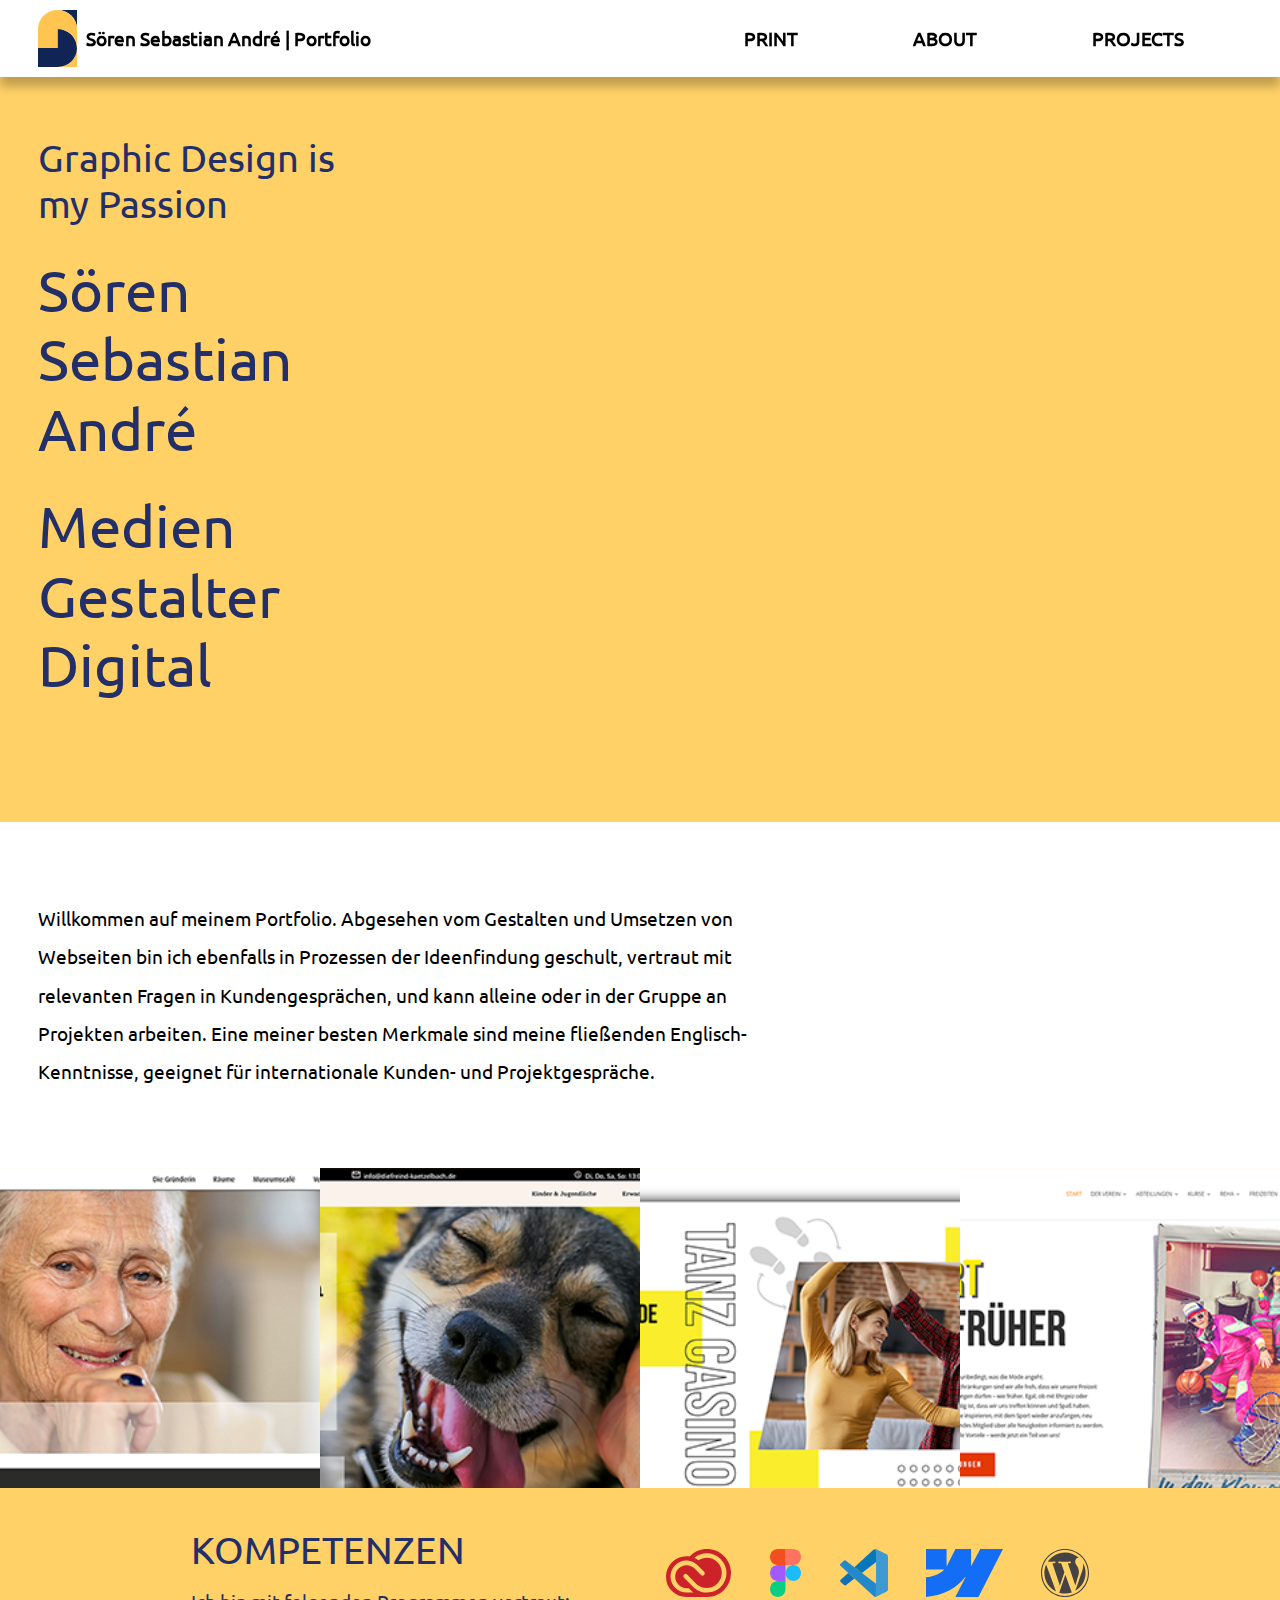
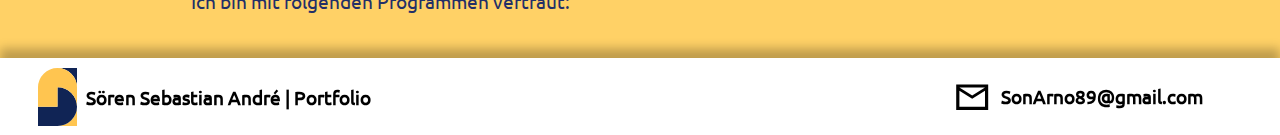
<file: index.html>
<!doctype html>
<html>
	<head>
		<meta charset="utf-8">
		<title>SSA | Portfolio</title>
		<link rel="stylesheet" href="css/style.css">
		<link rel="stylesheet" href="css/index.css">
		<link rel="shortcut icon" href="icon/favicon.svg">
		<meta name="viewport" content="width=device-width, initial-scale=1.0">
	</head>

	<body>
		<!----------------------------->
		<!------------ nav ------------>
		<!----------------------------->
		<nav>
			<a href="index.html">
				<img src="icon/favicon.svg" alt="#">
				<p>Sören Sebastian André | Portfolio</p>
				<p>SSA | Portfolio</p>
			</a>
			<input type="checkbox" id="sidebar-toggle">
			<label for="sidebar-toggle" id="sidebar-open">
				<svg viewBox="0 -960 960 960">
					<path d="M120-240v-60h720v60H120Zm0-210v-60h720v60H120Zm0-210v-60h720v60H120Z"/>
				</svg>
			</label><!--sidebar-open-->
			<label for="sidebar-toggle" id="sidebar-overlay"></label><!--sidebar-overlay-->
			<flex>
				<label for="sidebar-toggle" id="sidebar-close">
					<svg viewBox="0 -960 960 960">
						<path d="m249-207-42-42 231-231-231-231 42-42 231 231 231-231 42 42-231 231 231 231-42 42-231-231-231 231Z"/>
					</svg>
				</label><!--sidebar-close-->
				<a id="print" href="Portfolio.pdf" target="_blank
				">Print</a>
				<a href="#about">About</a>
				<a href="#projects">Projects</a>
			</flex>
		</nav>


		<main>
			<!--------------------------------------->
			<!------------ section: hero ------------>
			<!--------------------------------------->
			<section id="hero">
				<h3>Graphic Design is my Passion</h3>
				<h1>Sören Sebastian André</h1>
				<h1>Medien Gestalter Digital</h1>
			</section><!--hero-->


			<!---------------------------------------->
			<!------------ section: about ------------>
			<!---------------------------------------->
			<section id="about">
				<p>Willkommen auf meinem Portfolio. Abgesehen vom Gestalten und Umsetzen von Webseiten bin ich ebenfalls in Prozessen der Ideenfindung geschult, vertraut mit relevanten Fragen in Kundengesprächen, und kann alleine oder in der Gruppe an Projekten arbeiten. Eine meiner besten Merkmale sind meine fließenden Englisch-Kenntnisse, geeignet für internationale Kunden- und Projektgespräche.</p>
			</section><!--about-->


			<!------------------------------------------>
			<!------------ section: project ------------>
			<!------------------------------------------>
			<section id="project">
				<grid>
					<!-------------------------------------->
					<!------------ project: iem ------------>
					<!-------------------------------------->
					<a id="iem" href="html/project_iem.html">
						<div class="overlay">
							<svg viewBox="0 -960 960 960">
								<path d="M440-280H280q-83 0-141.5-58.5T80-480q0-83 58.5-141.5T280-680h160v80H280q-50 0-85 35t-35 85q0 50 35 85t85 35h160v80ZM320-440v-80h320v80H320Zm200 160v-80h160q50 0 85-35t35-85q0-50-35-85t-85-35H520v-80h160q83 0 141.5 58.5T880-480q0 83-58.5 141.5T680-280H520Z"/>
							</svg>
							<h3>Isabella-Edel-Museum</h3>
							<h4>23. Januar 2025</h4>
						</div><!--hover-->
					</a><!--iem-->

					<!-------------------------------------->
					<!------------ project: tev ------------>
					<!-------------------------------------->
					<a id="dev" href="html/project_dev.html">
						<div class="overlay">
							<svg viewBox="0 -960 960 960">
								<path d="M440-280H280q-83 0-141.5-58.5T80-480q0-83 58.5-141.5T280-680h160v80H280q-50 0-85 35t-35 85q0 50 35 85t85 35h160v80ZM320-440v-80h320v80H320Zm200 160v-80h160q50 0 85-35t35-85q0-50-35-85t-85-35H520v-80h160q83 0 141.5 58.5T880-480q0 83-58.5 141.5T680-280H520Z"/>
							</svg>
							<h3>Diefreind e.V.</h3>
							<h4>08. April 2024</h4>
						</div><!--hover-->
					</a><!--dev-->

					<!-------------------------------------->
					<!------------ project: tch ------------>
					<!-------------------------------------->
					<a id="tch" href="html/project_tch.html">
						<div class="overlay">
							<svg viewBox="0 -960 960 960">
								<path d="M440-280H280q-83 0-141.5-58.5T80-480q0-83 58.5-141.5T280-680h160v80H280q-50 0-85 35t-35 85q0 50 35 85t85 35h160v80ZM320-440v-80h320v80H320Zm200 160v-80h160q50 0 85-35t35-85q0-50-35-85t-85-35H520v-80h160q83 0 141.5 58.5T880-480q0 83-58.5 141.5T680-280H520Z"/>
							</svg>
							<h3>Tanz Casino Hagen</h3>
							<h4>23. September 2023</h4>
						</div><!--hover-->
					</a><!--tch-->

					<!-------------------------------------->
					<!------------ project: tsv ------------>
					<!-------------------------------------->
					<a id="tsv" href="html/project_tsv.html">
						<div class="overlay">
							<svg viewBox="0 -960 960 960">
								<path d="M440-280H280q-83 0-141.5-58.5T80-480q0-83 58.5-141.5T280-680h160v80H280q-50 0-85 35t-35 85q0 50 35 85t85 35h160v80ZM320-440v-80h320v80H320Zm200 160v-80h160q50 0 85-35t35-85q0-50-35-85t-85-35H520v-80h160q83 0 141.5 58.5T880-480q0 83-58.5 141.5T680-280H520Z"/>
							</svg>
							<h3>TSV Hagen 1806</h3>
							<h4>27. Mai 2022</h4>
						</div><!--hover-->
					</a><!--tsv-->
				</grid>
			</section><!--project-->


			<!---------------------------------------->
			<!------------ section: skill ------------>
			<!---------------------------------------->
			<section id="skill">
				<header>
					<h2>Kompetenzen</h2>
					<p>Ich bin mit folgenden Programmen vertraut:</p>
				</header>
				<flex>
					<a href="https://www.adobe.com/de/creativecloud.html" target="_blank">
						<img src="icon/icon_creative-cloud.svg" alt="">
					</a>
					<a href="https://www.figma.com/de-de/" target="_blank">
						<img src="icon/icon_figma.svg" alt="">
					</a>
					<a href="https://code.visualstudio.com/" target="_blank">
						<img src="icon/icon_visual-studio-code.svg" alt="">
					</a>
					<a href="https://webflow.com/" target="_blank">
						<img src="icon/icon_webflow.svg" alt="">
					</a>
					<a href="https://wordpress.com/de/" target="_blank">
						<img src="icon/icon_wordpress.svg" alt="">
					</a>
				</flex>
			</section><!--skill-->
		</main>


		<!-------------------------------->
		<!------------ footer ------------>
		<!-------------------------------->
		<footer>
			<a class="home" href="index.html">
				<img src="icon/favicon.svg" alt="#">
				<p>Sören Sebastian André | Portfolio</p>
				<p>SSA | Portfolio</p>
			</a>
			<a href="mailto:sonarno89@gmail.com">
				<svg viewBox="0 -960 960 960">
					<path d="M80-160v-640h800v640H80Zm400-280L160-640v400h640v-400L480-440Zm0-80 320-200H160l320 200ZM160-640v-80 480-400Z"/>
				</svg>
				SonArno89@gmail.com
			</a>
		</footer>
	</body>
</html>
</file>
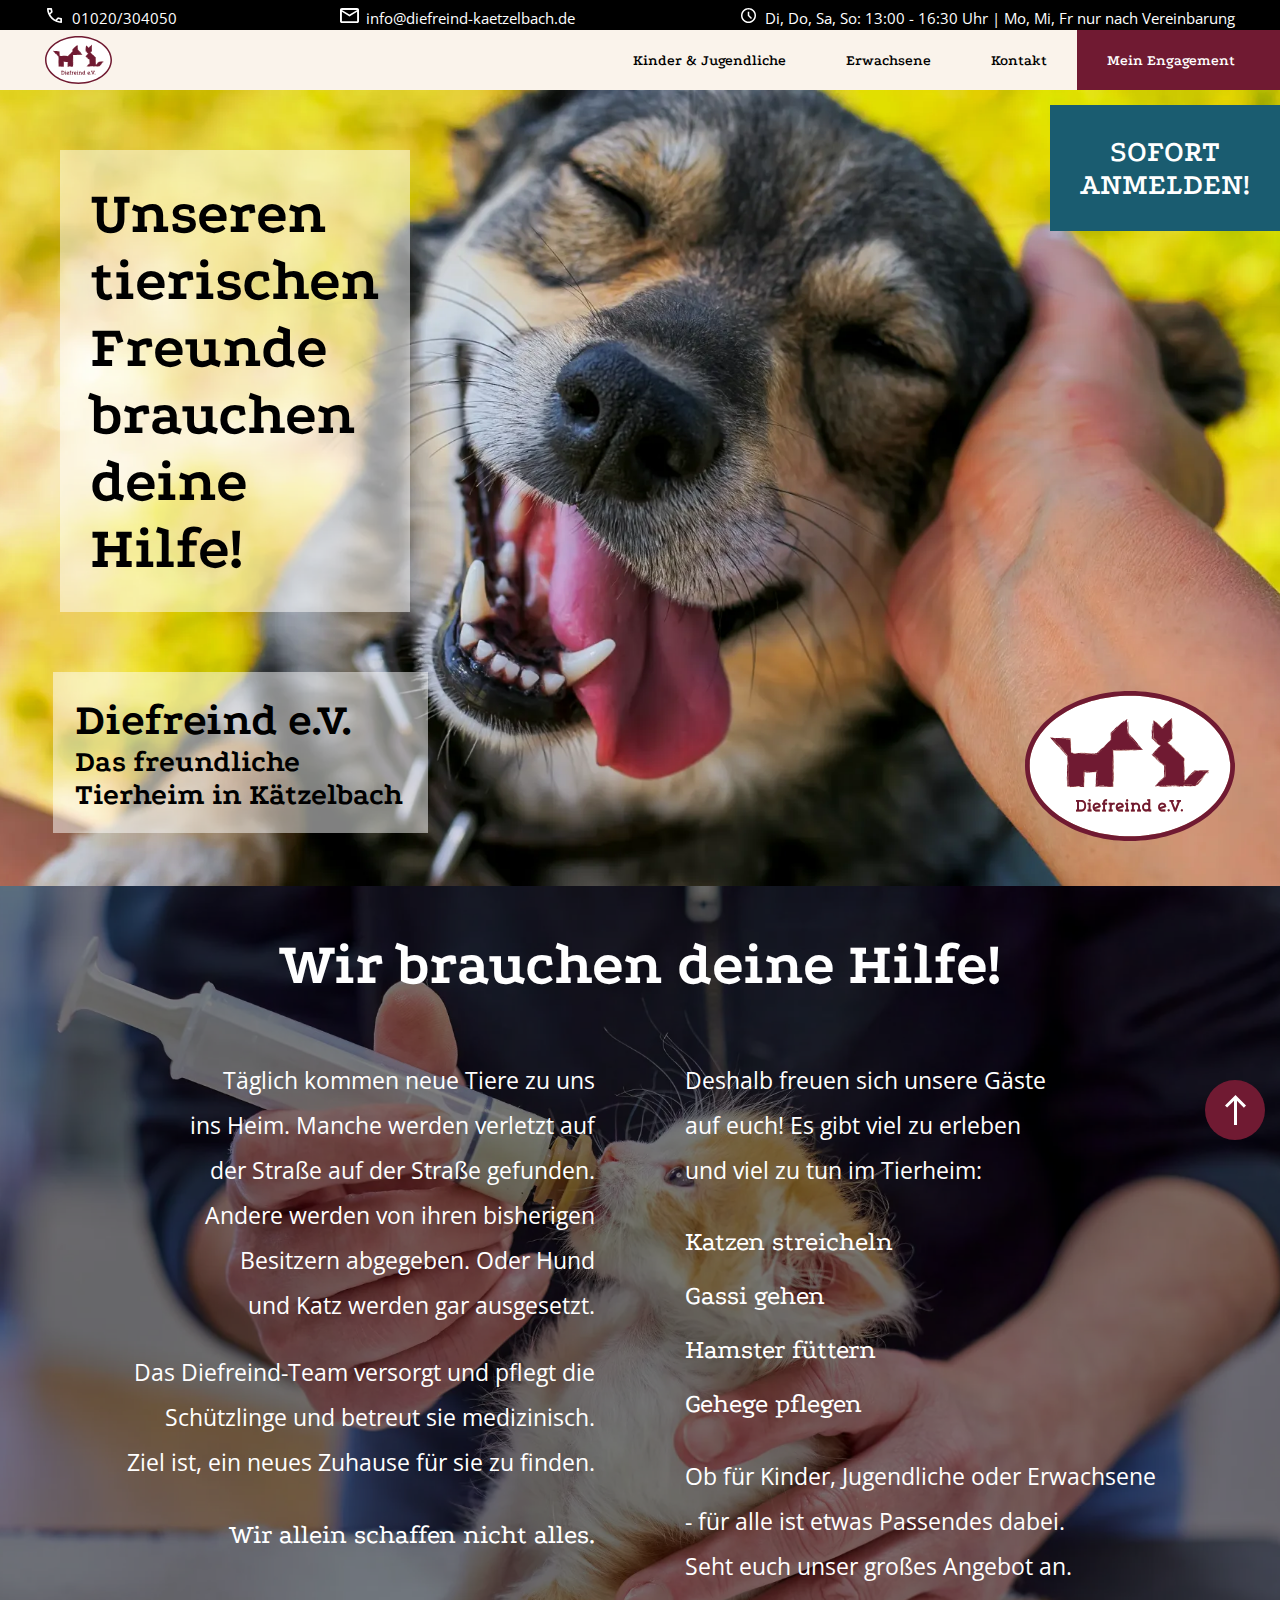
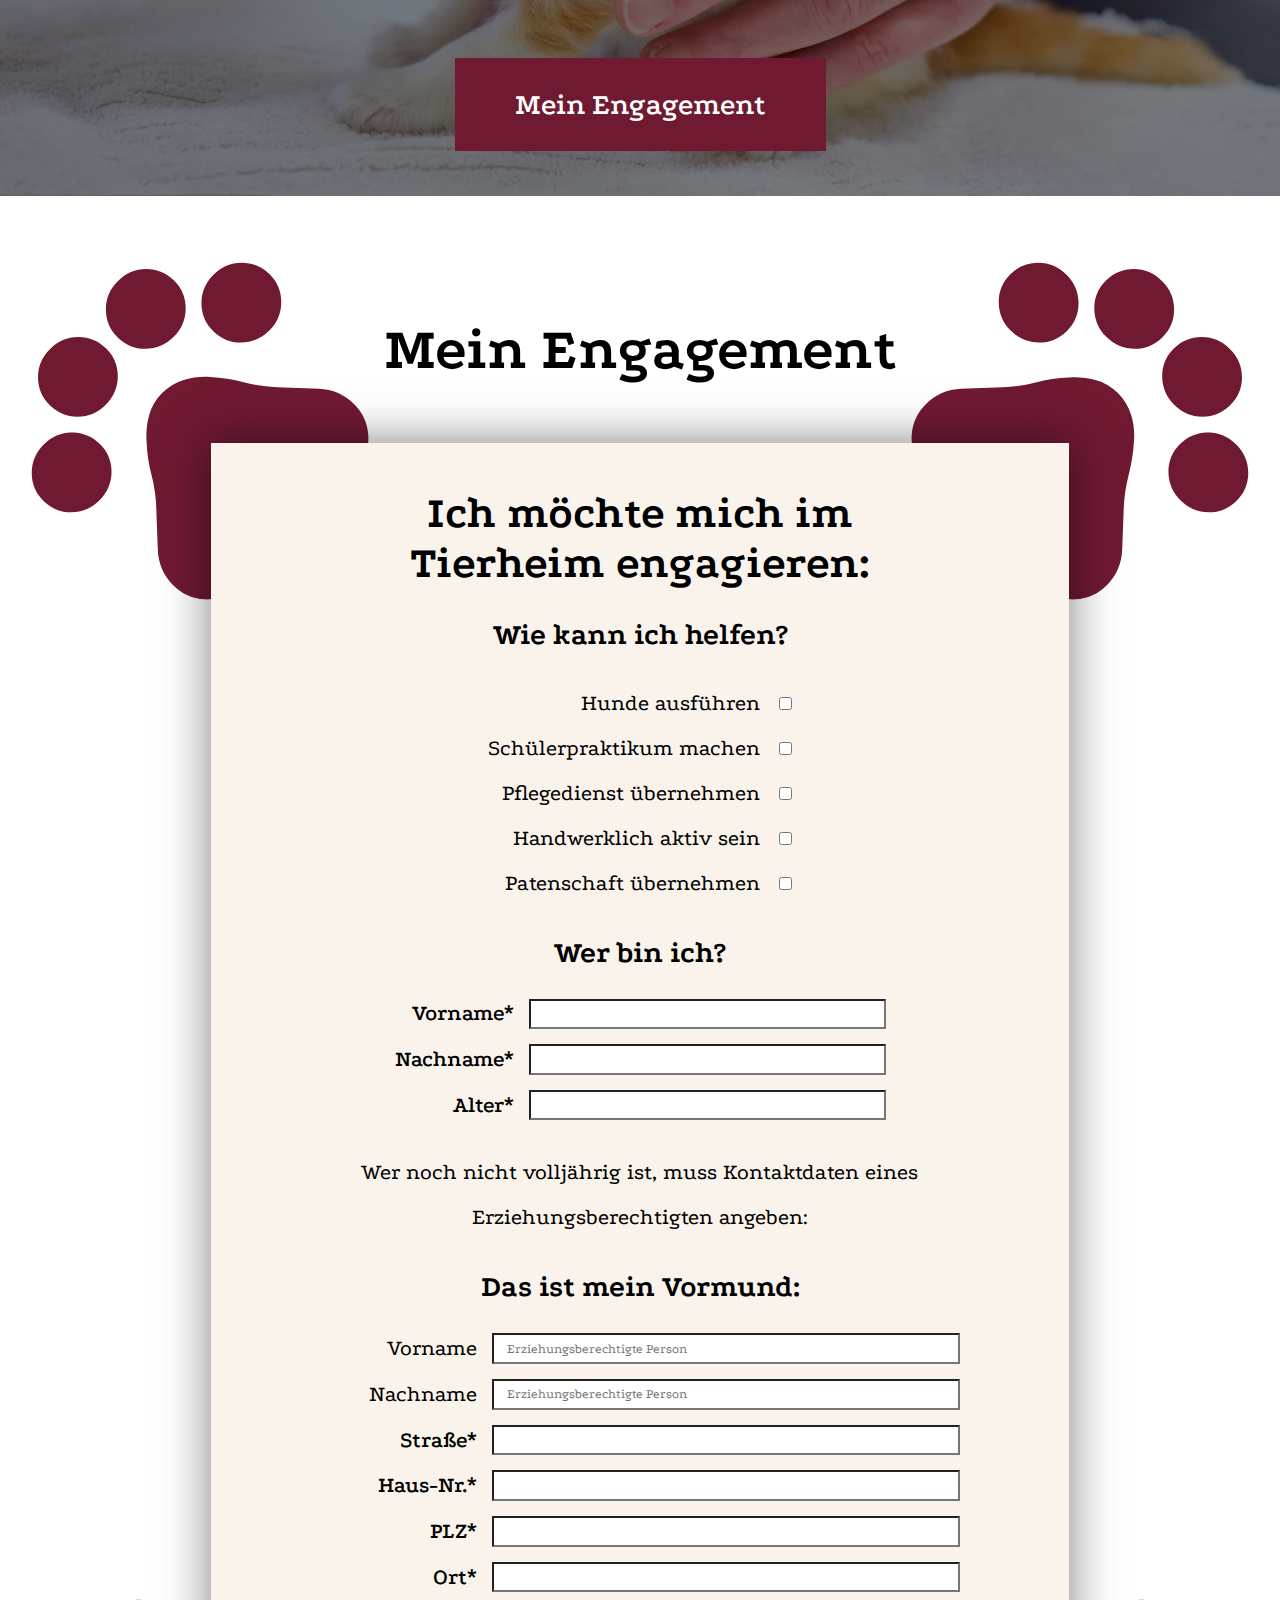
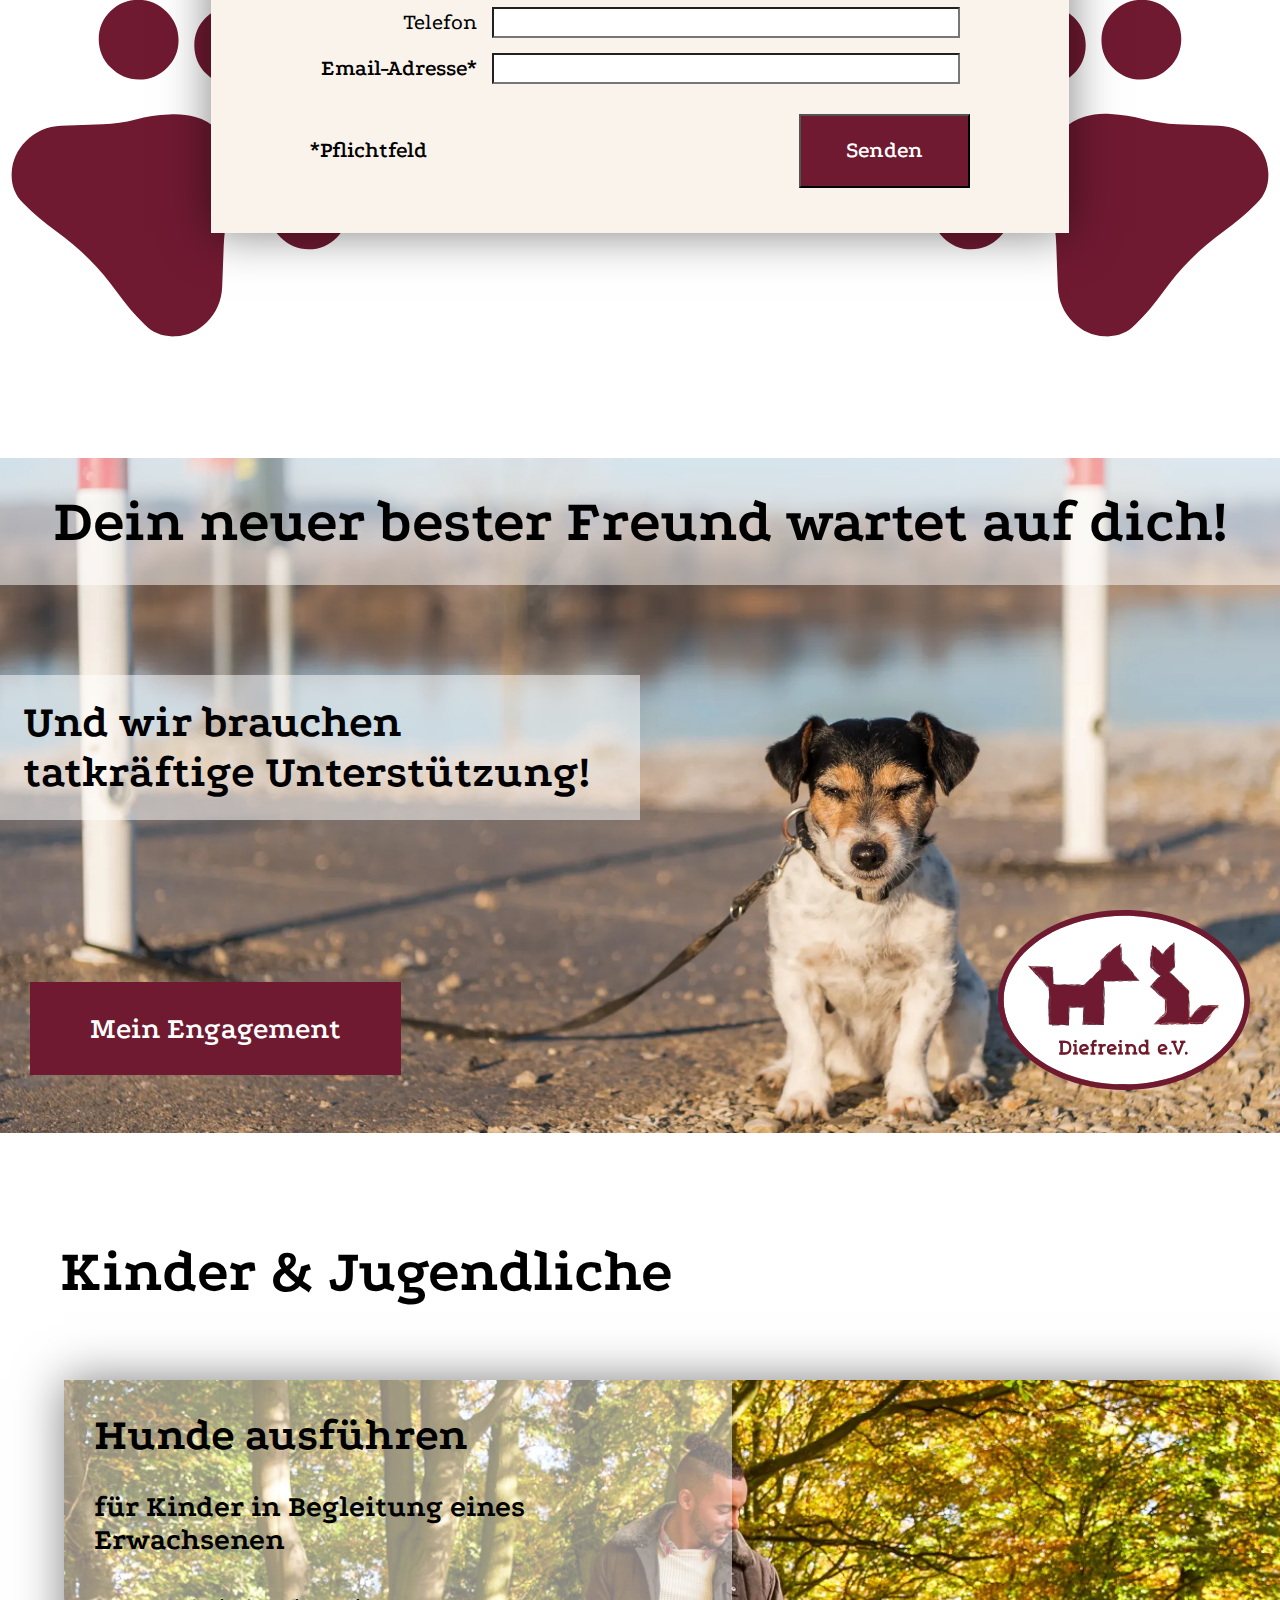
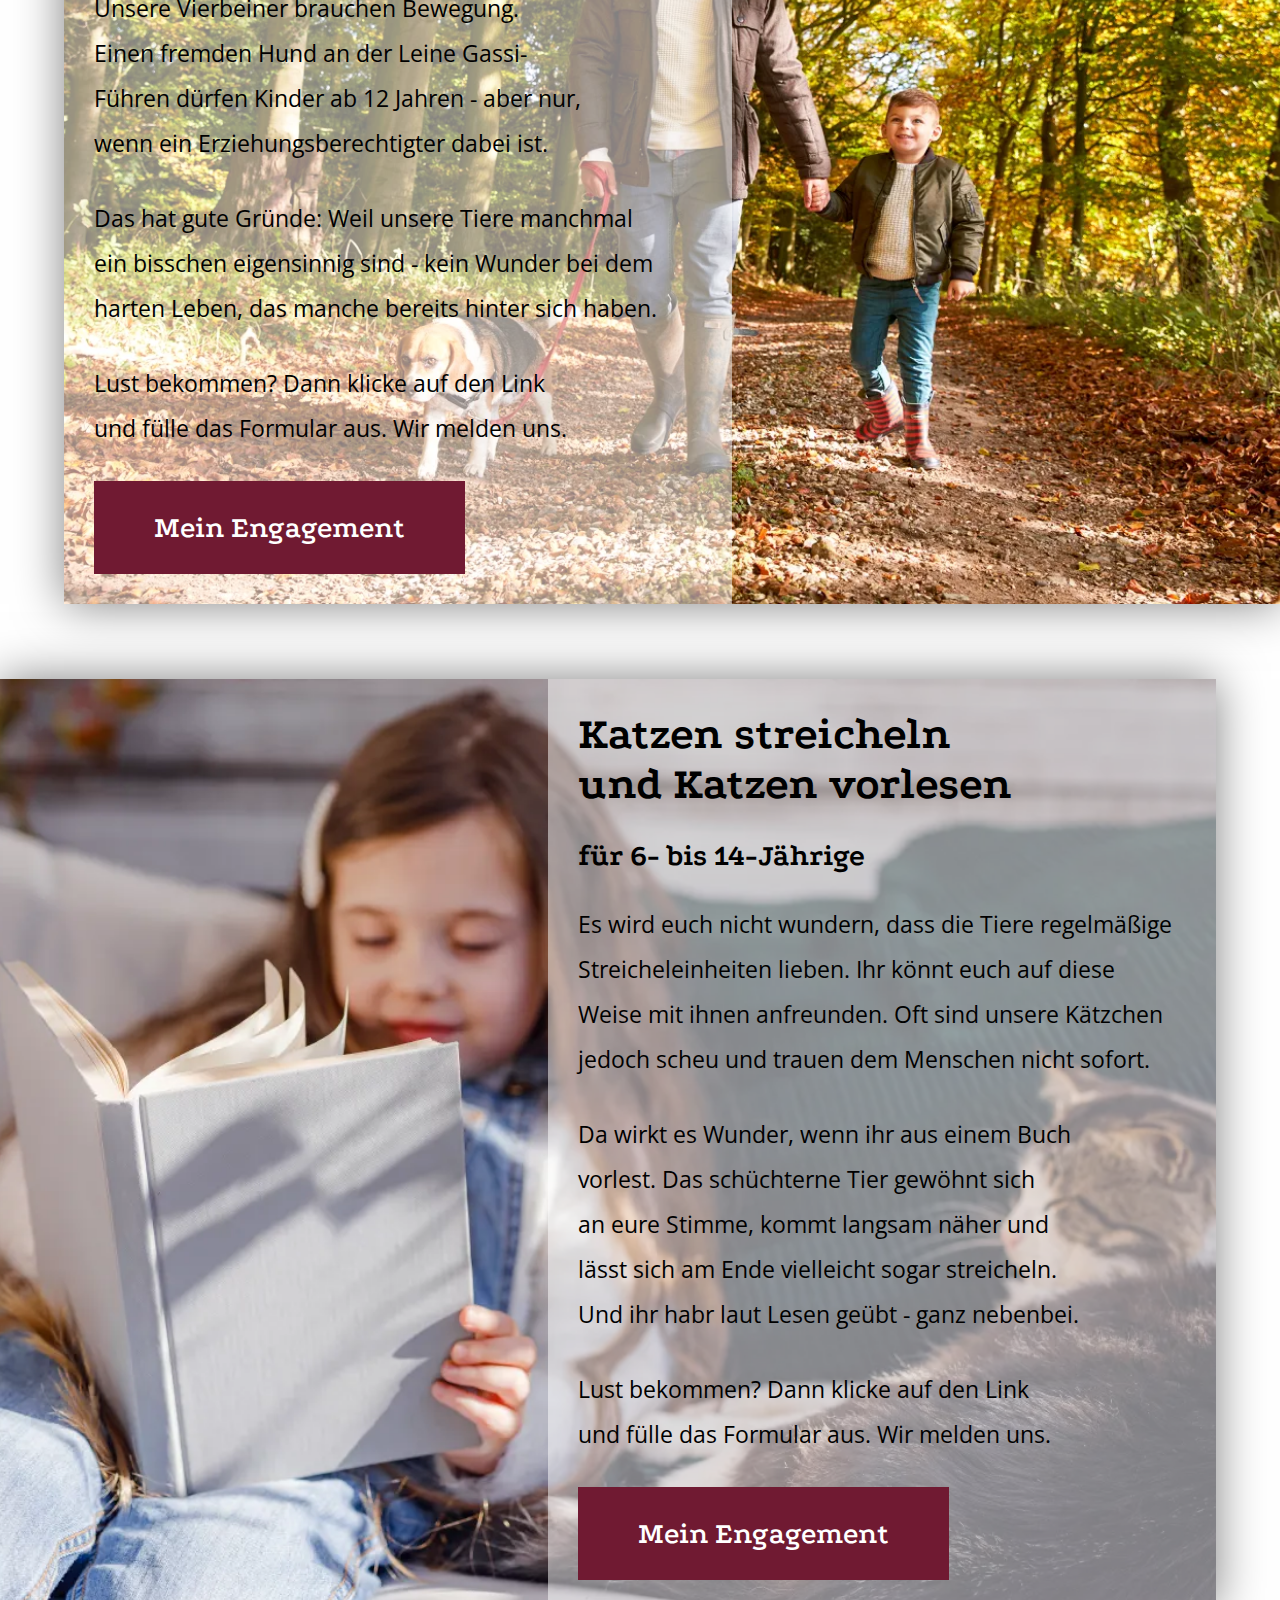
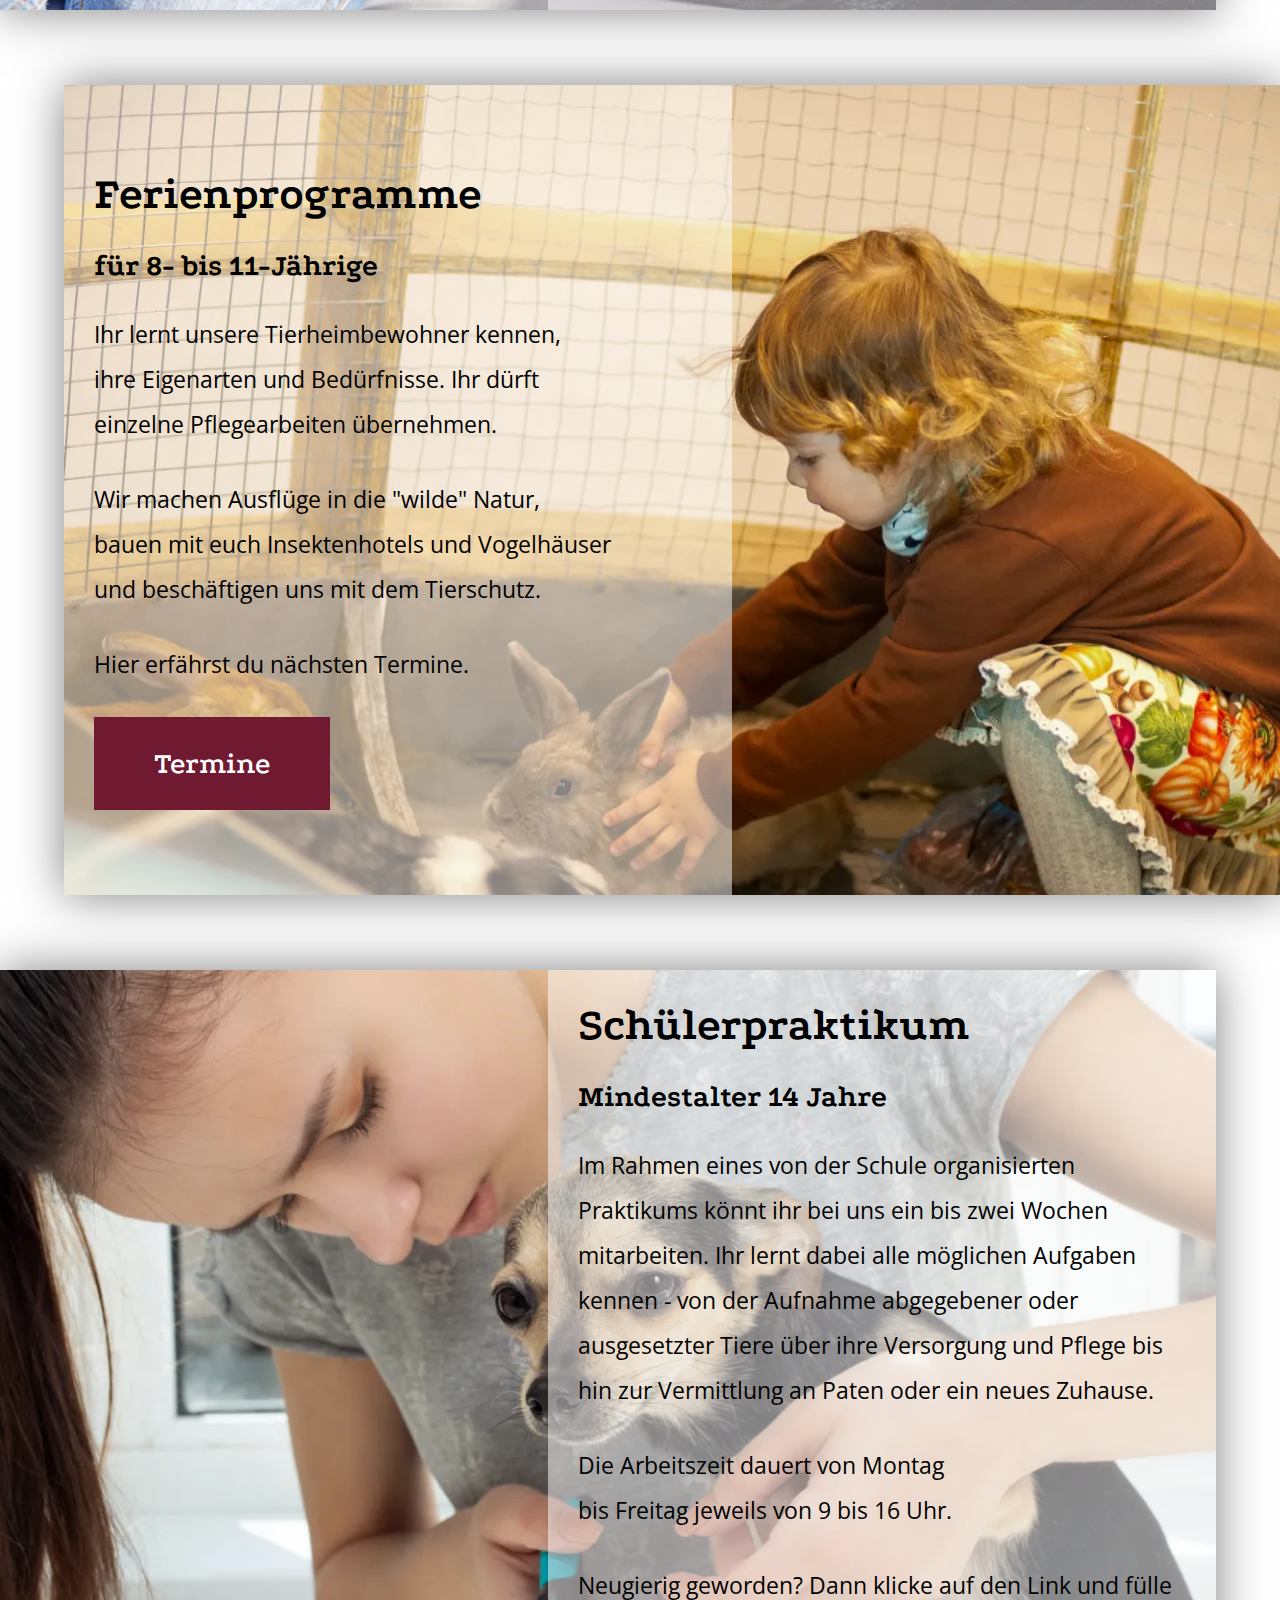
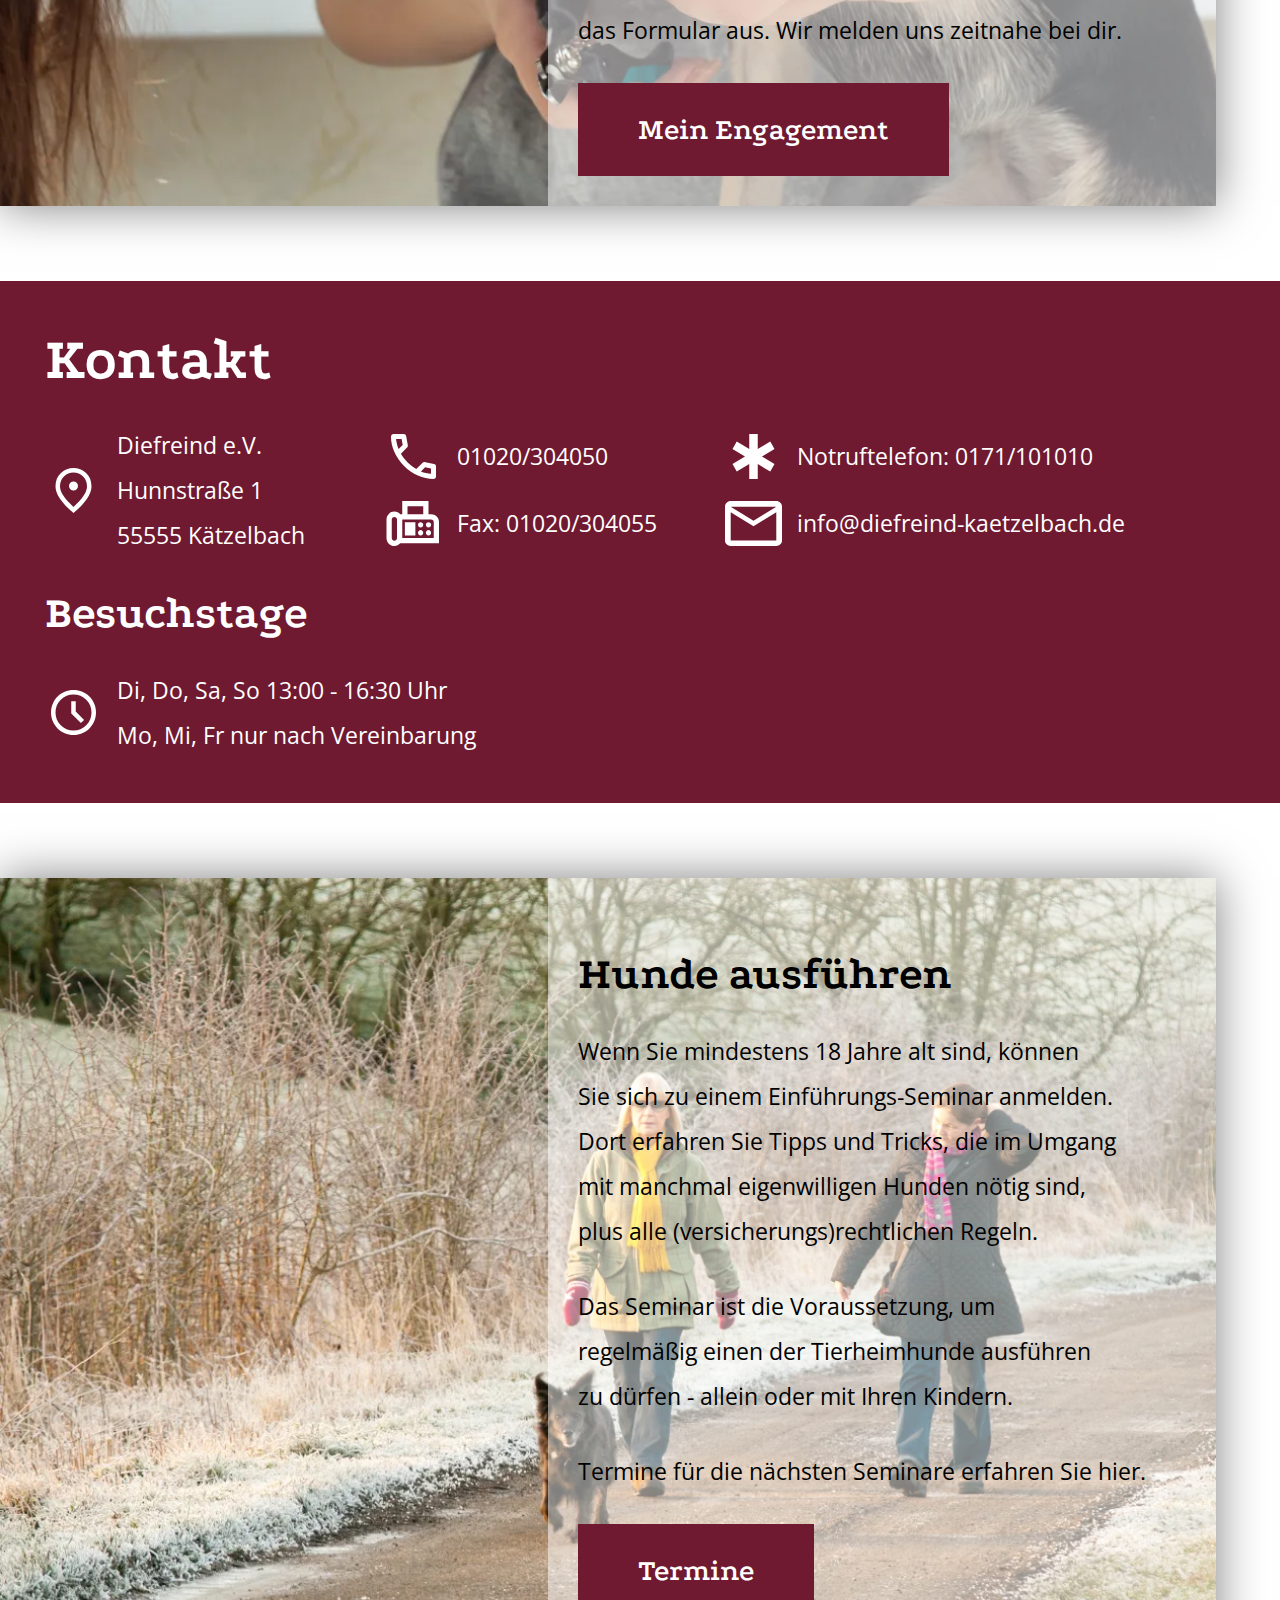
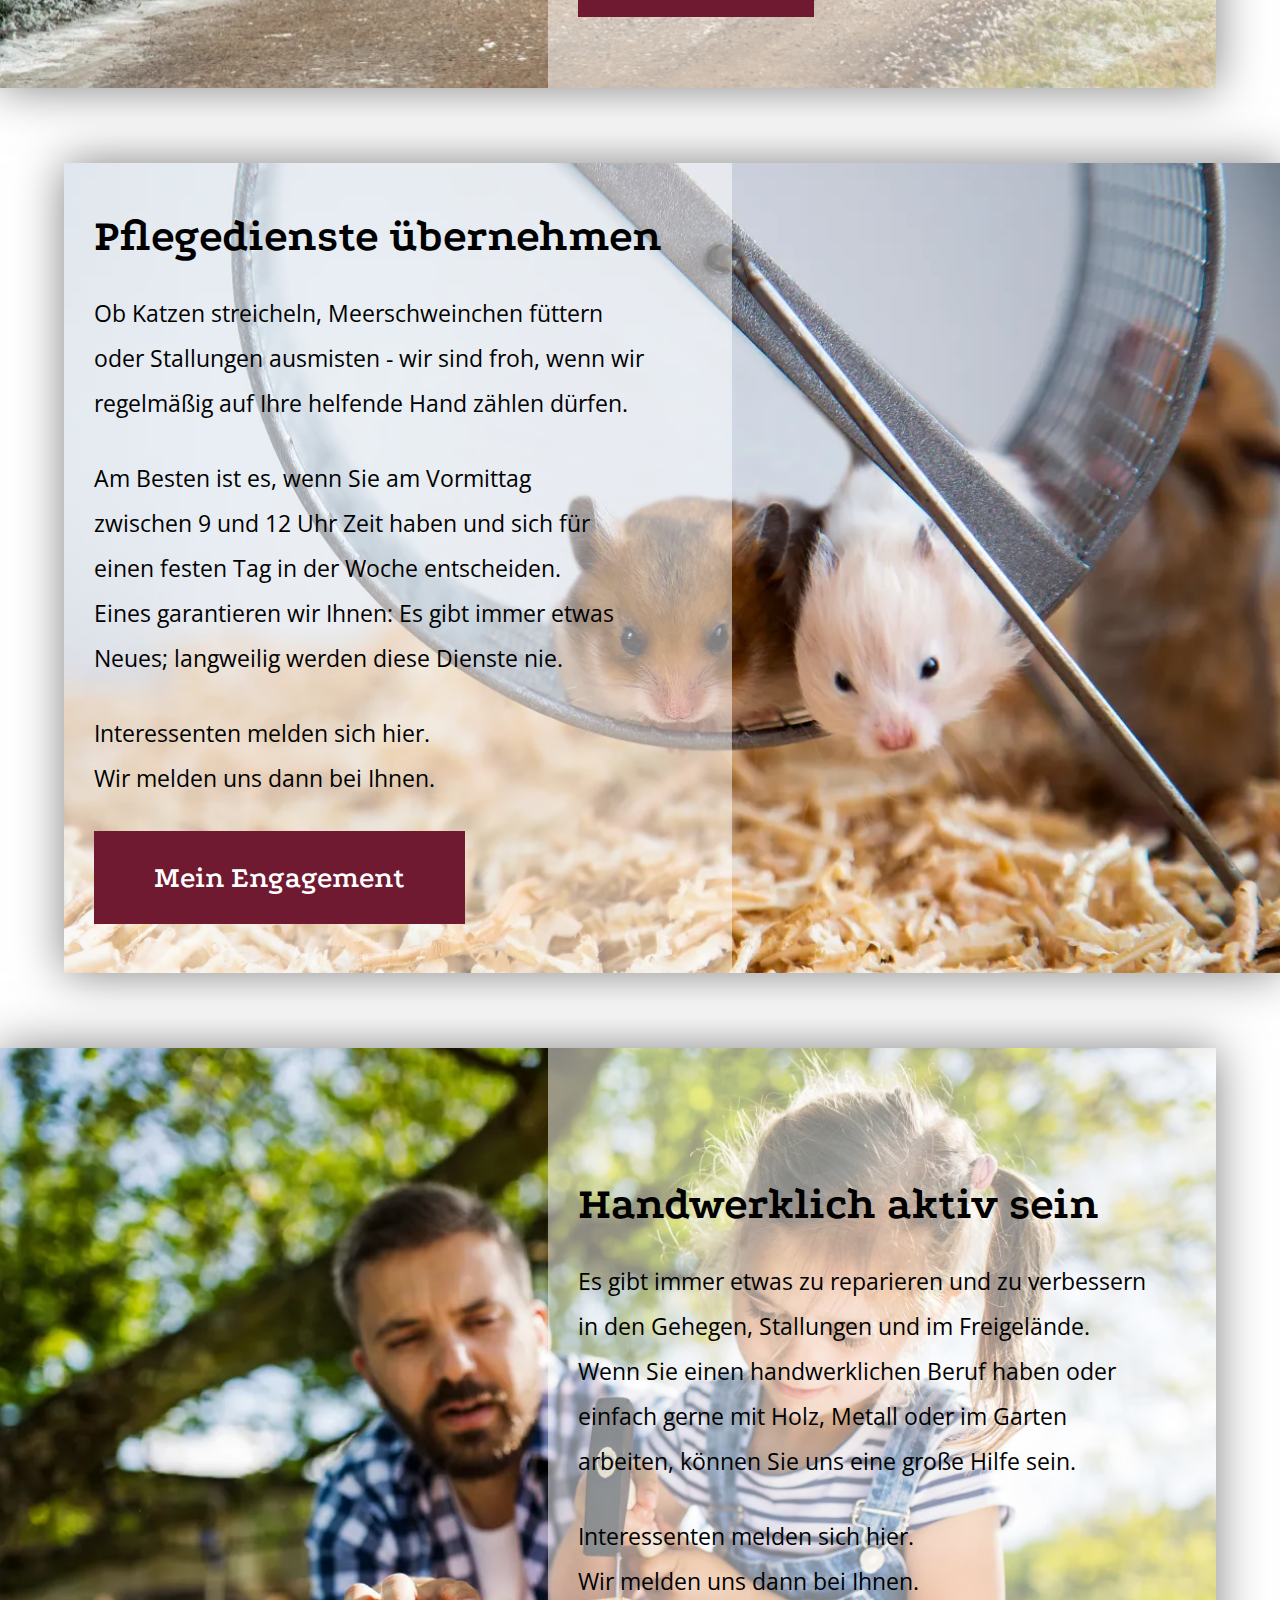
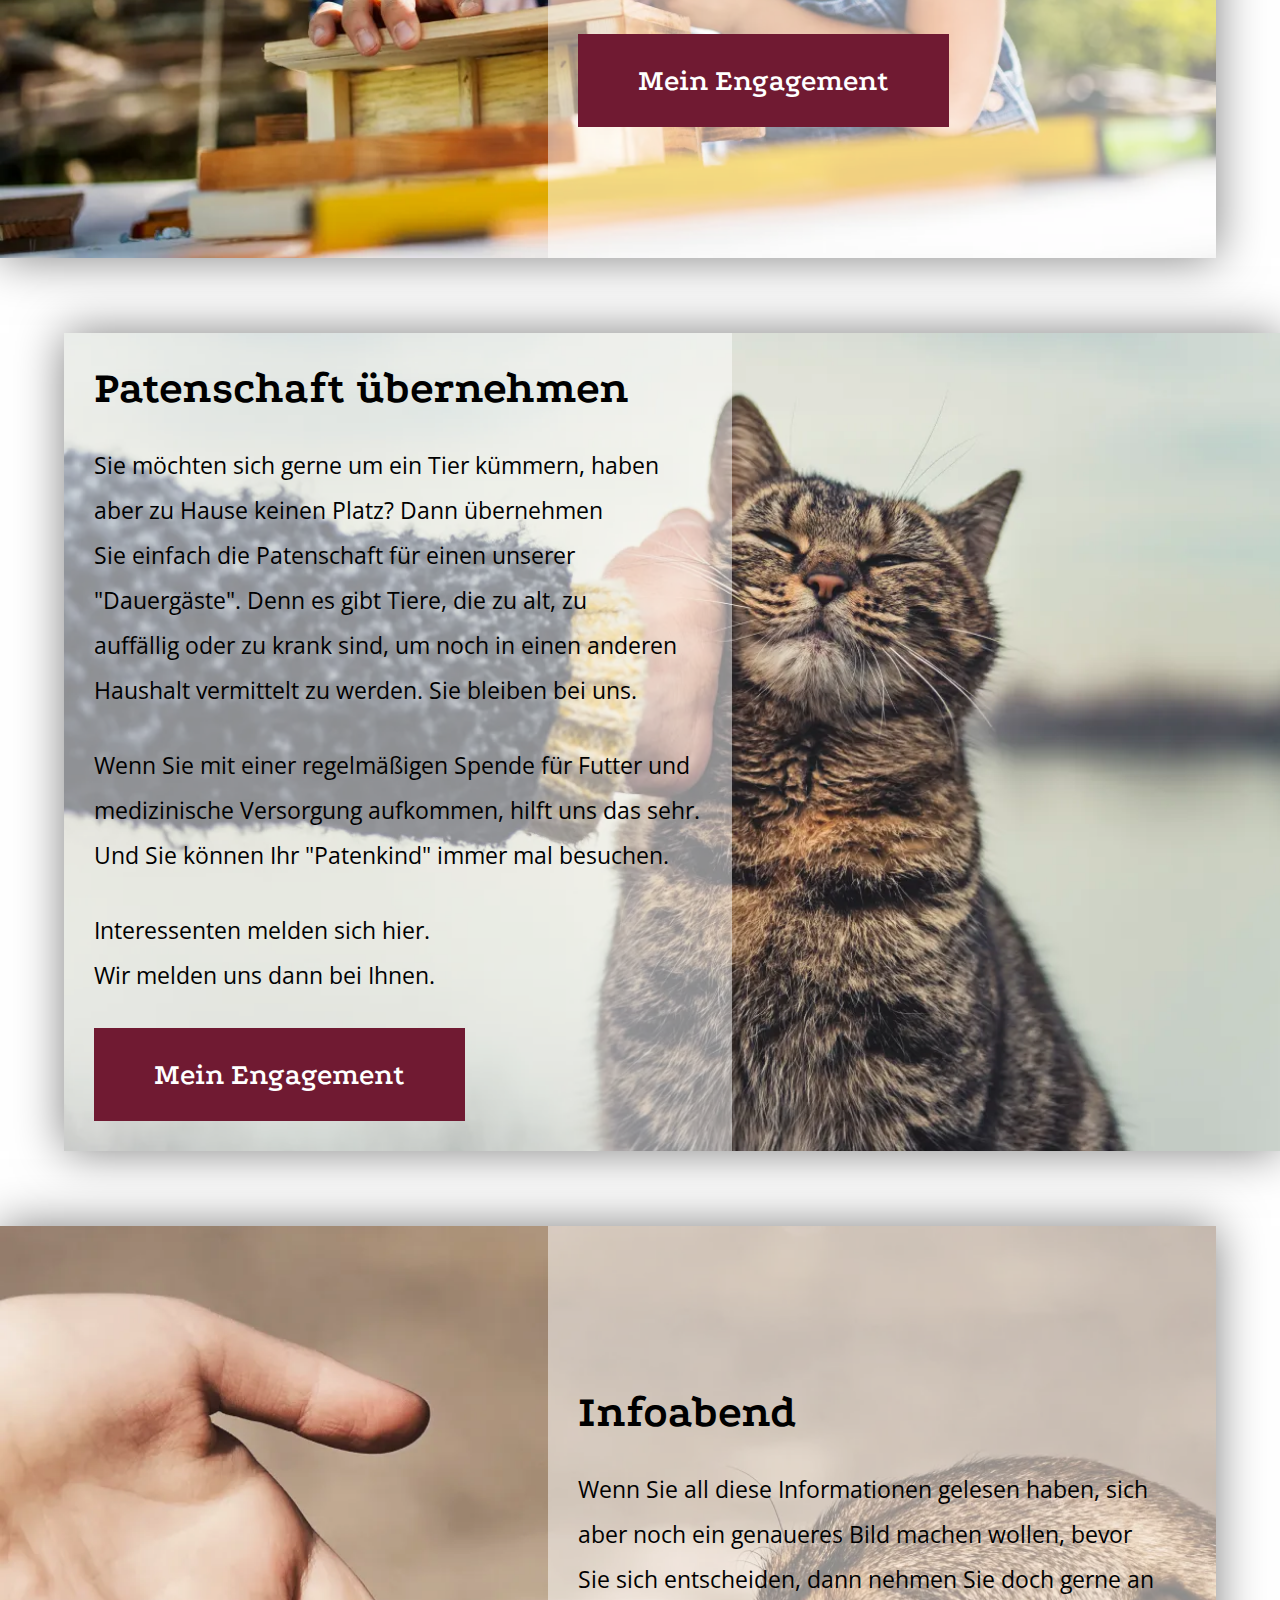
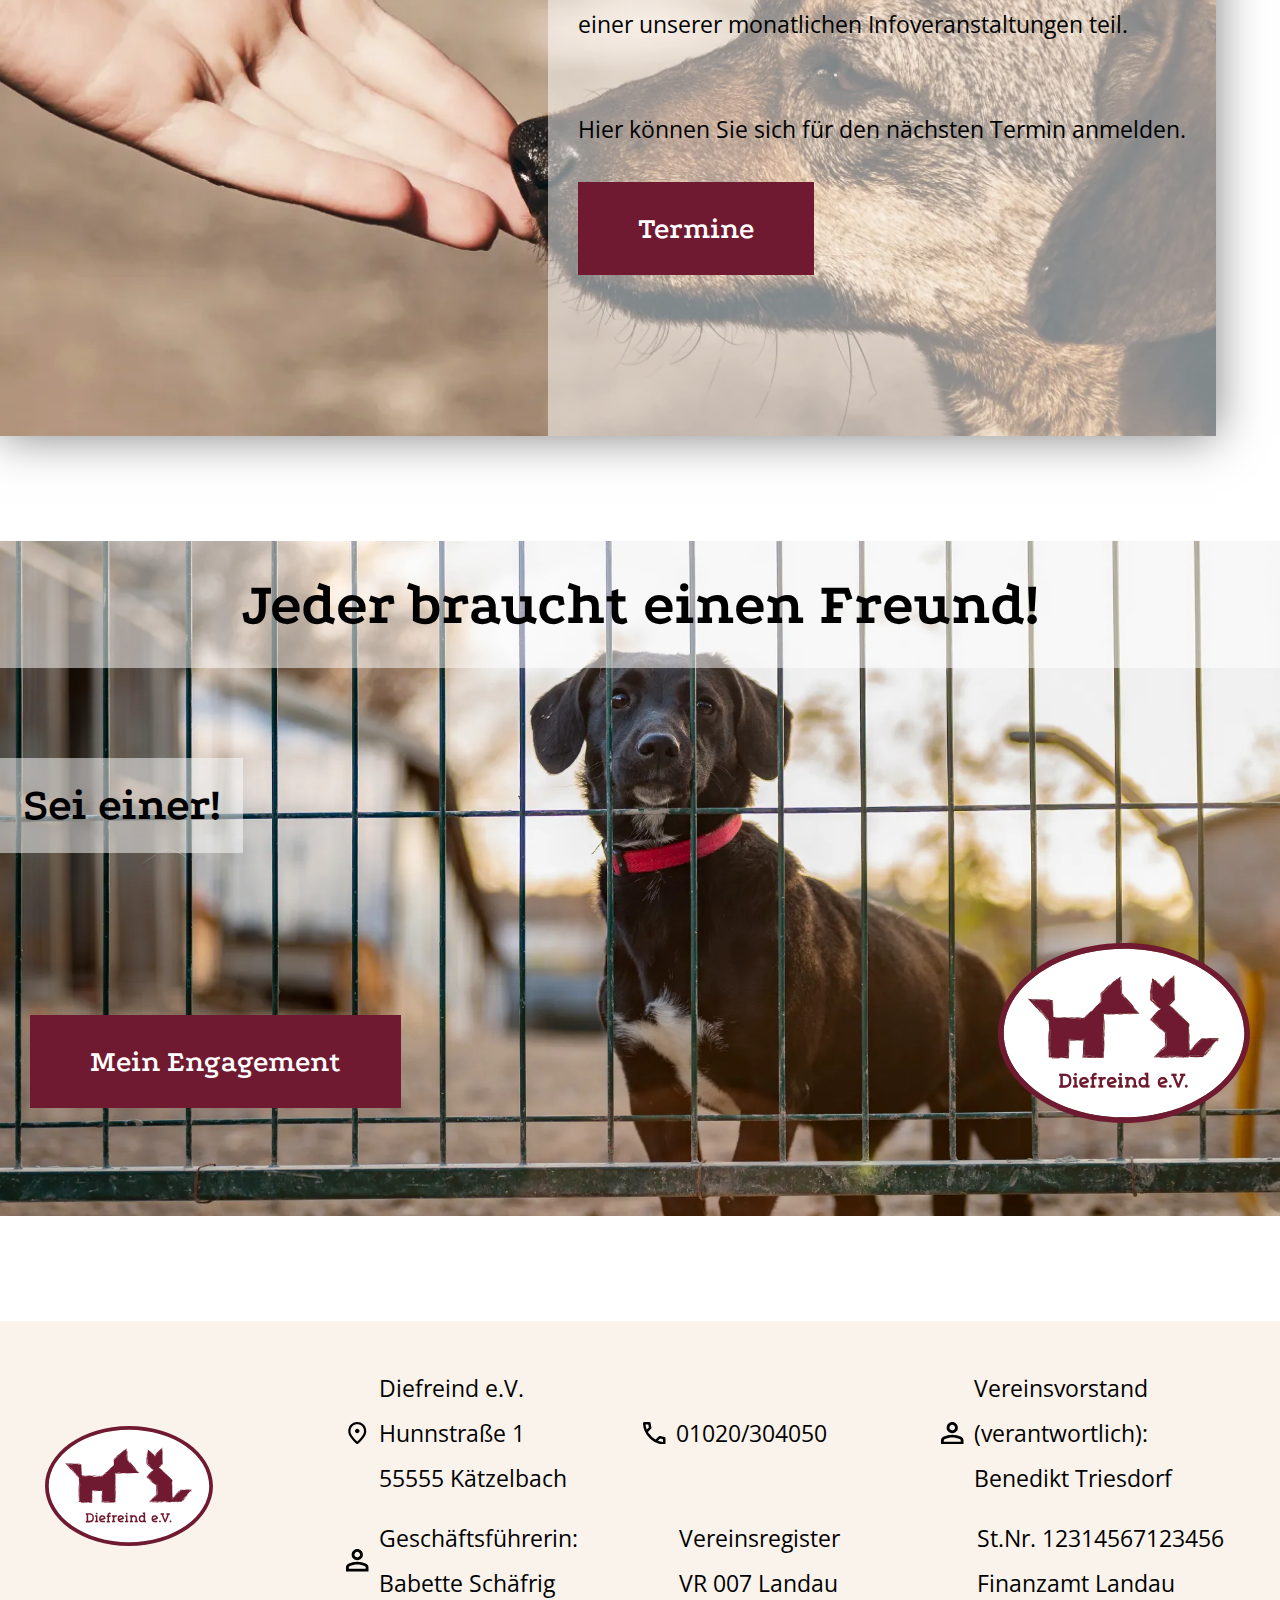
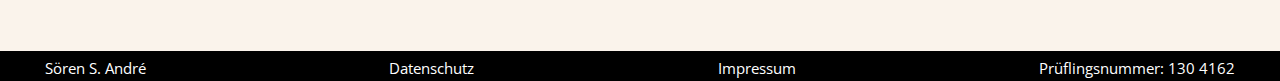
<file: website_dev/index.html>
<!doctype html>
<html lang="de">
	<head>
		<meta charset="utf-8">
		<meta name="viewport" content="width=device-width, initial-scale=1.0">
		<link rel="shortcut icon" href="logo.svg" type="image/x-icon">
		<link rel="stylesheet" href="style.css">
		<title>Diefreind e.V. | 130 4162</title>
	</head>
	<body>
		<!--------------------------------->
		<!------------ sub-nav ------------>
		<!--------------------------------->
		<div id="top" class="sub-nav">
			<a href="tel:">
				<svg viewBox="0 0 38 30">
					<path d="M32.25 30C28.7778 30 25.3472 29.2431 21.9583 27.7292C18.5694 26.2153 15.4861 24.0694 12.7083 21.2917C9.93056 18.5139 7.78472 15.4306 6.27083 12.0417C4.75694 8.65278 4 5.22222 4 1.75C4 1.25 4.16667 0.833333 4.5 0.5C4.83333 0.166667 5.25 0 5.75 0H12.5C12.8889 0 13.2361 0.131944 13.5417 0.395833C13.8472 0.659722 14.0278 0.972222 14.0833 1.33333L15.1667 7.16667C15.2222 7.61111 15.2083 7.98611 15.125 8.29167C15.0417 8.59722 14.8889 8.86111 14.6667 9.08333L10.625 13.1667C11.1806 14.1944 11.8403 15.1875 12.6042 16.1458C13.3681 17.1042 14.2083 18.0278 15.125 18.9167C15.9861 19.7778 16.8889 20.5764 17.8333 21.3125C18.7778 22.0486 19.7778 22.7222 20.8333 23.3333L24.75 19.4167C25 19.1667 25.3264 18.9792 25.7292 18.8542C26.1319 18.7292 26.5278 18.6944 26.9167 18.75L32.6667 19.9167C33.0556 20.0278 33.375 20.2292 33.625 20.5208C33.875 20.8125 34 21.1389 34 21.5V28.25C34 28.75 33.8333 29.1667 33.5 29.5C33.1667 29.8333 32.75 30 32.25 30ZM9.04167 10L11.7917 7.25L11.0833 3.33333H7.375C7.51389 4.47222 7.70833 5.59722 7.95833 6.70833C8.20833 7.81944 8.56944 8.91667 9.04167 10ZM23.9583 24.9167C25.0417 25.3889 26.1458 25.7639 27.2708 26.0417C28.3958 26.3194 29.5278 26.5 30.6667 26.5833V22.9167L26.75 22.125L23.9583 24.9167Z"/>
					</svg>
				01020/304050
			</a>
			<a href="mailto:">
				<svg viewBox="0 0 38 30">
					<path d="M3.8 30C2.755 30 1.86042 29.6328 1.11625 28.8984C0.372083 28.1641 0 27.2812 0 26.25V3.75C0 2.71875 0.372083 1.83594 1.11625 1.10156C1.86042 0.367187 2.755 0 3.8 0H34.2C35.245 0 36.1396 0.367187 36.8837 1.10156C37.6279 1.83594 38 2.71875 38 3.75V26.25C38 27.2812 37.6279 28.1641 36.8837 28.8984C36.1396 29.6328 35.245 30 34.2 30H3.8ZM19 16.875L3.8 7.5V26.25H34.2V7.5L19 16.875ZM19 13.125L34.2 3.75H3.8L19 13.125ZM3.8 7.5V3.75V26.25V7.5Z"/>
					</svg>
				info@diefreind-kaetzelbach.de
			</a>
			<p>
				<svg viewBox="0 0 38 30">
					<path d="M23.95 22.05L26.05 19.95L20.5 14.4V7.5H17.5V15.6L23.95 22.05ZM19 30C16.925 30 14.975 29.6063 13.15 28.8188C11.325 28.0313 9.7375 26.9625 8.3875 25.6125C7.0375 24.2625 5.96875 22.675 5.18125 20.85C4.39375 19.025 4 17.075 4 15C4 12.925 4.39375 10.975 5.18125 9.15C5.96875 7.325 7.0375 5.7375 8.3875 4.3875C9.7375 3.0375 11.325 1.96875 13.15 1.18125C14.975 0.39375 16.925 0 19 0C21.075 0 23.025 0.39375 24.85 1.18125C26.675 1.96875 28.2625 3.0375 29.6125 4.3875C30.9625 5.7375 32.0313 7.325 32.8188 9.15C33.6063 10.975 34 12.925 34 15C34 17.075 33.6063 19.025 32.8188 20.85C32.0313 22.675 30.9625 24.2625 29.6125 25.6125C28.2625 26.9625 26.675 28.0313 24.85 28.8188C23.025 29.6063 21.075 30 19 30ZM19 27C22.325 27 25.1563 25.8313 27.4938 23.4938C29.8313 21.1563 31 18.325 31 15C31 11.675 29.8313 8.84375 27.4938 6.50625C25.1563 4.16875 22.325 3 19 3C15.675 3 12.8438 4.16875 10.5063 6.50625C8.16875 8.84375 7 11.675 7 15C7 18.325 8.16875 21.1563 10.5063 23.4938C12.8438 25.8313 15.675 27 19 27Z"/>
					</svg>
				Di, Do, Sa, So: 13:00 - 16:30 Uhr | Mo, Mi, Fr nur nach Vereinbarung
			</p>
		</div><!--top sub-nav-->


		<!----------------------------->
		<!------------ nav ------------>
		<!----------------------------->
		<nav>
			<a class="home" href="#">
				<img src="logo.svg" alt="">
			</a>
			<input type="checkbox" id="sidebar-toggle">
			<label for="sidebar-toggle" id="sidebar-open">
				<svg viewBox="0 -960 960 960">
					<path d="M120-240v-60h720v60H120Zm0-210v-60h720v60H120Zm0-210v-60h720v60H120Z"/>
				</svg>
			</label><!--sidebar-open-->
			<label for="sidebar-toggle" id="sidebar-overlay"></label><!--sidebar-overlay-->
			<flex>
				<label for="sidebar-toggle" id="sidebar-close">
					<svg viewBox="0 -960 960 960">
						<path d="m249-207-42-42 231-231-231-231 42-42 231 231 231-231 42 42-231 231 231 231-42 42-231-231-231 231Z"/>
					</svg>
				</label><!--sidebar-close-->
				<a href="#kid-teen">Kinder & Jugendliche</a>
				<a href="#adult">Erwachsene</a>
				<a href="#contact">Kontakt</a>
				<a class="engagement" href="#form">Mein Engagement</a>
			</flex>
		</nav>


		<!------------------------------------->
		<!------------ back-to-top ------------>
		<!------------------------------------->
		<div id="back-to-top">
			<a href="#top">
				<svg viewBox="0 0 38 30">
					<path d="M18 30V5.7375L11.1 12.6L9 10.5L19.5 0L30 10.5L27.9 12.6375L21 5.7375V30H18Z"/>
				</svg>
			</a>
		</div><!--back-to-top-->
		<!--------------------------------->
		<!------------ stopper ------------>
		<!--------------------------------->
			<a id="stopper" href="#form">
				Sofort
				<br>
				anmelden!
			</a><!--stopper-->


		<main>
		<!--------------------------------------->
		<!------------ section: hero ------------>
		<!--------------------------------------->
			<section id="hero">
				<h1>Unseren tierischen Freunde brauchen deine Hilfe!</h1>
				<div></div>
				<div class="h3-h4">
					<h3>Diefreind e.V.</h3>
					<h4>Das freundliche Tierheim in Kätzelbach</h4>
				</div><!--h3-h4-->
			<a class="home" href="index.html">
				<img src="logo.svg" alt="">
			</a>
			</section><!--hero-->


		<!--------------------------------------->
		<!------------ section: help ------------>
		<!--------------------------------------->
			<section id="help">
				<div class="overlay">
					<h2>Wir brauchen deine Hilfe!</h2>
					<div>
						<p>Täglich kommen neue Tiere zu uns ins Heim. Manche werden verletzt auf der Straße auf der Straße gefunden. Andere werden von ihren bisherigen Besitzern abgegeben. Oder Hund und Katz werden gar ausgesetzt.</p>
						<p>Das Diefreind-Team versorgt und pflegt die Schützlinge und betreut sie medizinisch. Ziel ist, ein neues Zuhause für sie zu finden.</p>
						<p><span>Wir allein schaffen nicht alles.</span></p>
						<p>Deshalb freuen sich unsere Gäste auf euch! Es gibt viel zu erleben und viel zu tun im Tierheim:</p>
						<ul>
							<li>Katzen streicheln</li>
							<li>Gassi gehen</li>
							<li>Hamster füttern</li>
							<li>Gehege pflegen</li>
						</ul>
						<p>Ob für Kinder, Jugendliche oder Erwachsene - für alle ist etwas Passendes dabei. Seht euch unser großes Angebot an.</p>
					</div>
					<a class="engagement" href="#form">Mein Engagement</a>
				</div><!--overlay-->
			</section><!--help-->


			<!--------------------------------------->
			<!------------ section: form ------------>
			<!--------------------------------------->
			<section id="form">
				<h2>Mein Engagement</h2>
				<form action="#">
					<h3>Ich möchte mich im Tierheim engagieren:</h3>
					<h4>Wie kann ich helfen?</h4>
					<ul>
						<li>
							<label for="dog-walking">Hunde ausführen</label>
							<input type="checkbox" name="dog-walking">
						</li>
						<li>
							<label for="internship">Schülerpraktikum machen</label>
							<input type="checkbox" name="internship">
						</li>
						<li>
							<label for="caregiving">Pflegedienst übernehmen</label>
							<input type="checkbox" name="caregiving">
						</li>
						<li>
							<label for="crafting">Handwerklich aktiv sein</label>
							<input type="checkbox" name="crafting">
						</li>
						<li>
							<label for="adoption">Patenschaft übernehmen</label>
							<input type="checkbox" name="adoption">
						</li>
					</ul>
					<h4>Wer bin ich?</h4>
					<grid>
						<label for="first-name">Vorname*</label>
						<input type="text" name="first-name" required>
						<label for="last-name">Nachname*</label>
						<input type="text" name="last-name" required>
						<label for="age">Alter*</label>
						<input type="text" name="age" required>
					</grid>
					<p>Wer noch nicht volljährig ist, muss Kontaktdaten eines Erziehungsberechtigten angeben:</p>
					<h4>Das ist mein Vormund:</h4>
					<grid>
						<label for="first-name-adult">Vorname</label>
						<input type="text" name="first-name-adult" placeholder="Erziehungsberechtigte Person">
						<label for="last-name-adult">Nachname</label>
						<input type="text" name="last-name-adult" placeholder="Erziehungsberechtigte Person">
						<label for="street">Straße*</label>
						<input type="text" name="street" required>
						<label for="house-number">Haus-Nr.*</label>
						<input type="text" name="house-number" required>
						<label for="postal-code">PLZ*</label>
						<input type="number" name="postal-code" required>
						<label for="city">Ort*</label>
						<input type="text" name="city" required>
						<label for="phone">Telefon</label>
						<input type="tel" name="phone">
						<label for="email">Email-Adresse*</label>
						<input type="email" name="email" required>
					</grid>
					<flex>
						<p>*Pflichtfeld</p>
						<input type="submit" value="Senden">
					</flex>
				</form>
				<img class="paw top-left" src="icon/paw.svg" alt="">
				<img class="paw top-right" src="icon/paw.svg" alt="">
				<img class="paw bottom-left" src="icon/paw.svg" alt="">
				<img class="paw bottom-right" src="icon/paw.svg" alt="">
			</section><!--form-->


			<!-------------------------------------------->
			<!------------ section: first-cta ------------>
			<!-------------------------------------------->
			<section class="banner" id="cta-first">
				<h2>Dein neuer bester Freund wartet auf dich!</h2>
				<grid>
					<h3>Und wir brauchen tatkräftige Unterstützung!</h3>
					<div></div>
					<a class="engagement" href="#form">Mein Engagement</a>
					<a class="home" href="index.html">
						<img src="logo.svg" alt="">
					</a>
				</grid>
			</section><!--banner first-cta-->


			<!------------------------------------------->
			<!------------ section: kid-teen ------------>
			<!------------------------------------------->
			<section id="kid-teen">
				<h2>Kinder & Jugendliche</h2>
				<article class="dog-walking">
					<div class="content">
						<h3>Hunde ausführen</h3>
						<h4>für Kinder in Begleitung eines Erwachsenen</h4>
						<p>Unsere Vierbeiner brauchen Bewegung. Einen fremden Hund an der Leine Gassi-Führen dürfen Kinder ab 12 Jahren - aber nur, wenn ein Erziehungsberechtigter dabei ist.</p>
						<p>Das hat gute Gründe: Weil unsere Tiere manchmal ein bisschen eigensinnig sind - kein Wunder bei dem harten Leben, das manche bereits hinter sich haben.</p>
						<p>Lust bekommen? Dann klicke auf den Link und fülle das Formular aus. Wir melden uns.</p>
						<a class="engagement" href="#form">Mein Engagement</a>
					</div><!--content-->
				</article>
				<article class="cat-reading">
					<div class="content">
						<h3>Katzen streicheln und Katzen vorlesen</h3>
						<h4>für 6- bis 14-Jährige</h4>
						<p>Es wird euch nicht wundern, dass die Tiere regelmäßige Streicheleinheiten lieben. Ihr könnt euch auf diese Weise mit ihnen anfreunden. Oft sind unsere Kätzchen jedoch scheu und trauen dem Menschen nicht sofort.</p>
						<p>Da wirkt es Wunder, wenn ihr aus einem Buch vorlest. Das schüchterne Tier gewöhnt sich an eure Stimme, kommt langsam näher und lässt sich am Ende vielleicht sogar streicheln. Und ihr habr laut Lesen geübt - ganz nebenbei.</p>
						<p>Lust bekommen? Dann klicke auf den Link und fülle das Formular aus. Wir melden uns.</p>
						<a class="engagement" href="#form">Mein Engagement</a>
					</div><!--content-->
				</article>
				<article class="holiday">
					<div class="content">
						<h3>Ferien&shy;programme</h3>
						<h4>für 8- bis 11-Jährige</h4>
						<p>Ihr lernt unsere Tierheimbewohner kennen, ihre Eigenarten und Bedürfnisse. Ihr dürft einzelne Pflegearbeiten übernehmen.</p>
						<p>Wir machen Ausflüge in die "wilde" Natur, bauen mit euch Insektenhotels und Vogelhäuser und beschäftigen uns mit dem Tierschutz.</p>
						<p>Hier erfährst du nächsten Termine.</p>
						<a class="appointment" href="#">Termine</a>
					</div><!--content-->
				</article>
				<article class="internship">
					<div class="content">
						<h3>Schüler&shy;praktikum</h3>
						<h4>Mindestalter 14 Jahre</h4>
						<p>Im Rahmen eines von der Schule organisierten Praktikums könnt ihr bei uns ein bis zwei Wochen mitarbeiten. Ihr lernt dabei alle möglichen Aufgaben kennen - von der Aufnahme abgegebener oder ausgesetzter Tiere über ihre Versorgung und Pflege bis hin zur Vermittlung an Paten oder ein neues Zuhause.</p>
						<p>Die Arbeitszeit dauert von Montag bis Freitag jeweils von 9 bis 16 Uhr.</p>
						<p>Neugierig geworden? Dann klicke auf den Link und fülle das Formular aus. Wir melden uns zeitnahe bei dir.</p>
						<a class="engagement" href="#form">Mein Engagement</a>
					</div><!--content-->
				</article>
			</section><!--kid-teen-->


			<!------------------------------------------>
			<!------------ section: contact ------------>
			<!------------------------------------------>
			<section id="contact">
				<h2>Kontakt</h2>
				<grid>
					<a href="#">
						<svg viewBox="0 0 38 30">
							<path d="M19 15C19.825 15 20.5313 14.7063 21.1188 14.1188C21.7063 13.5313 22 12.825 22 12C22 11.175 21.7063 10.4688 21.1188 9.88125C20.5313 9.29375 19.825 9 19 9C18.175 9 17.4688 9.29375 16.8813 9.88125C16.2938 10.4688 16 11.175 16 12C16 12.825 16.2938 13.5313 16.8813 14.1188C17.4688 14.7063 18.175 15 19 15ZM19 26.025C22.05 23.225 24.3125 20.6813 25.7875 18.3938C27.2625 16.1063 28 14.075 28 12.3C28 9.575 27.1313 7.34375 25.3938 5.60625C23.6563 3.86875 21.525 3 19 3C16.475 3 14.3438 3.86875 12.6063 5.60625C10.8688 7.34375 10 9.575 10 12.3C10 14.075 10.7375 16.1063 12.2125 18.3938C13.6875 20.6813 15.95 23.225 19 26.025ZM19 30C14.975 26.575 11.9688 23.3938 9.98125 20.4563C7.99375 17.5188 7 14.8 7 12.3C7 8.55 8.20625 5.5625 10.6188 3.3375C13.0313 1.1125 15.825 0 19 0C22.175 0 24.9688 1.1125 27.3813 3.3375C29.7938 5.5625 31 8.55 31 12.3C31 14.8 30.0063 17.5188 28.0188 20.4563C26.0313 23.3938 23.025 26.575 19 30Z"/>
						</svg>
						<p>
							Diefreind e.V.
							<br>
							Hunnstraße 1
							<br>
							55555 Kätzelbach
						</p>
					</a>
					<a href="tel:">
						<svg viewBox="0 0 38 30">
							<path d="M32.25 30C28.7778 30 25.3472 29.2431 21.9583 27.7292C18.5694 26.2153 15.4861 24.0694 12.7083 21.2917C9.93056 18.5139 7.78472 15.4306 6.27083 12.0417C4.75694 8.65278 4 5.22222 4 1.75C4 1.25 4.16667 0.833333 4.5 0.5C4.83333 0.166667 5.25 0 5.75 0H12.5C12.8889 0 13.2361 0.131944 13.5417 0.395833C13.8472 0.659722 14.0278 0.972222 14.0833 1.33333L15.1667 7.16667C15.2222 7.61111 15.2083 7.98611 15.125 8.29167C15.0417 8.59722 14.8889 8.86111 14.6667 9.08333L10.625 13.1667C11.1806 14.1944 11.8403 15.1875 12.6042 16.1458C13.3681 17.1042 14.2083 18.0278 15.125 18.9167C15.9861 19.7778 16.8889 20.5764 17.8333 21.3125C18.7778 22.0486 19.7778 22.7222 20.8333 23.3333L24.75 19.4167C25 19.1667 25.3264 18.9792 25.7292 18.8542C26.1319 18.7292 26.5278 18.6944 26.9167 18.75L32.6667 19.9167C33.0556 20.0278 33.375 20.2292 33.625 20.5208C33.875 20.8125 34 21.1389 34 21.5V28.25C34 28.75 33.8333 29.1667 33.5 29.5C33.1667 29.8333 32.75 30 32.25 30ZM9.04167 10L11.7917 7.25L11.0833 3.33333H7.375C7.51389 4.47222 7.70833 5.59722 7.95833 6.70833C8.20833 7.81944 8.56944 8.91667 9.04167 10ZM23.9583 24.9167C25.0417 25.3889 26.1458 25.7639 27.2708 26.0417C28.3958 26.3194 29.5278 26.5 30.6667 26.5833V22.9167L26.75 22.125L23.9583 24.9167Z"/>
						</svg>
						<p>01020/304050</p>
					</a>
					<a href="tel:">
						<svg viewBox="0 0 38 30">
							<path d="M16.1676 30V20.0833L7.83237 25.0417L5 20L13.3353 15L5 10.0417L7.83237 5L16.1676 9.95833V0H21.8324V9.95833L30.1676 5L33 10.0417L24.6647 15L33 20L30.1676 25.0417L21.8324 20.0833V30H16.1676Z"/>
						</svg>
						<p>Notruftelefon: 0171/101010</p>
					</a>
					<div>
						<svg viewBox="0 0 38 30">
							<path d="M6.25 30C4.79167 30 3.55208 29.4853 2.53125 28.4559C1.51042 27.4265 1 26.1765 1 24.7059V12.3529C1 10.8824 1.51042 9.63235 2.53125 8.60294C3.55208 7.57353 4.79167 7.05882 6.25 7.05882C7.0375 7.05882 7.75937 7.22059 8.41562 7.54412C9.07187 7.86765 9.64792 8.29412 10.1437 8.82353H11.5V0H29V8.82353H30.75C32.2083 8.82353 33.4479 9.33824 34.4687 10.3676C35.4896 11.3971 36 12.6471 36 14.1176V28.2353H10.1437C9.64792 28.7647 9.07187 29.1912 8.41562 29.5147C7.75937 29.8382 7.0375 30 6.25 30ZM6.25 26.4706C6.74583 26.4706 7.16146 26.3015 7.49687 25.9632C7.83229 25.625 8 25.2059 8 24.7059V12.3529C8 11.8529 7.83229 11.4338 7.49687 11.0956C7.16146 10.7574 6.74583 10.5882 6.25 10.5882C5.75417 10.5882 5.33854 10.7574 5.00312 11.0956C4.66771 11.4338 4.5 11.8529 4.5 12.3529V24.7059C4.5 25.2059 4.66771 25.625 5.00312 25.9632C5.33854 26.3015 5.75417 26.4706 6.25 26.4706ZM15 8.82353H25.5V3.52941H15V8.82353ZM11.5 24.7059H32.5V14.1176C32.5 13.6176 32.3323 13.1985 31.9969 12.8603C31.6615 12.5221 31.2458 12.3529 30.75 12.3529H11.5V24.7059ZM23.75 17.6471C24.2458 17.6471 24.6615 17.4779 24.9969 17.1397C25.3323 16.8015 25.5 16.3824 25.5 15.8824C25.5 15.3824 25.3323 14.9632 24.9969 14.625C24.6615 14.2868 24.2458 14.1176 23.75 14.1176C23.2542 14.1176 22.8385 14.2868 22.5031 14.625C22.1677 14.9632 22 15.3824 22 15.8824C22 16.3824 22.1677 16.8015 22.5031 17.1397C22.8385 17.4779 23.2542 17.6471 23.75 17.6471ZM29 17.6471C29.4958 17.6471 29.9115 17.4779 30.2469 17.1397C30.5823 16.8015 30.75 16.3824 30.75 15.8824C30.75 15.3824 30.5823 14.9632 30.2469 14.625C29.9115 14.2868 29.4958 14.1176 29 14.1176C28.5042 14.1176 28.0885 14.2868 27.7531 14.625C27.4177 14.9632 27.25 15.3824 27.25 15.8824C27.25 16.3824 27.4177 16.8015 27.7531 17.1397C28.0885 17.4779 28.5042 17.6471 29 17.6471ZM23.75 22.9412C24.2458 22.9412 24.6615 22.7721 24.9969 22.4338C25.3323 22.0956 25.5 21.6765 25.5 21.1765C25.5 20.6765 25.3323 20.2574 24.9969 19.9191C24.6615 19.5809 24.2458 19.4118 23.75 19.4118C23.2542 19.4118 22.8385 19.5809 22.5031 19.9191C22.1677 20.2574 22 20.6765 22 21.1765C22 21.6765 22.1677 22.0956 22.5031 22.4338C22.8385 22.7721 23.2542 22.9412 23.75 22.9412ZM29 22.9412C29.4958 22.9412 29.9115 22.7721 30.2469 22.4338C30.5823 22.0956 30.75 21.6765 30.75 21.1765C30.75 20.6765 30.5823 20.2574 30.2469 19.9191C29.9115 19.5809 29.4958 19.4118 29 19.4118C28.5042 19.4118 28.0885 19.5809 27.7531 19.9191C27.4177 20.2574 27.25 20.6765 27.25 21.1765C27.25 21.6765 27.4177 22.0956 27.7531 22.4338C28.0885 22.7721 28.5042 22.9412 29 22.9412ZM13.25 22.9412H20.25V14.1176H13.25V22.9412Z"/>
						</svg>
						<p>Fax: 01020/304055</p>
					</div>
					<a href="mailto:">
						<svg viewBox="0 0 38 30">
							<path d="M3.8 30C2.755 30 1.86042 29.6328 1.11625 28.8984C0.372083 28.1641 0 27.2812 0 26.25V3.75C0 2.71875 0.372083 1.83594 1.11625 1.10156C1.86042 0.367187 2.755 0 3.8 0H34.2C35.245 0 36.1396 0.367187 36.8837 1.10156C37.6279 1.83594 38 2.71875 38 3.75V26.25C38 27.2812 37.6279 28.1641 36.8837 28.8984C36.1396 29.6328 35.245 30 34.2 30H3.8ZM19 16.875L3.8 7.5V26.25H34.2V7.5L19 16.875ZM19 13.125L34.2 3.75H3.8L19 13.125ZM3.8 7.5V3.75V26.25V7.5Z"/>
						</svg>
						<p>info@diefreind-kaetzelbach.de</p>
					</a>
				</grid>
				<h3>Besuchstage</h3>
				<flex>
					<svg viewBox="0 0 38 30">
						<path d="M23.95 22.05L26.05 19.95L20.5 14.4V7.5H17.5V15.6L23.95 22.05ZM19 30C16.925 30 14.975 29.6063 13.15 28.8188C11.325 28.0313 9.7375 26.9625 8.3875 25.6125C7.0375 24.2625 5.96875 22.675 5.18125 20.85C4.39375 19.025 4 17.075 4 15C4 12.925 4.39375 10.975 5.18125 9.15C5.96875 7.325 7.0375 5.7375 8.3875 4.3875C9.7375 3.0375 11.325 1.96875 13.15 1.18125C14.975 0.39375 16.925 0 19 0C21.075 0 23.025 0.39375 24.85 1.18125C26.675 1.96875 28.2625 3.0375 29.6125 4.3875C30.9625 5.7375 32.0313 7.325 32.8188 9.15C33.6063 10.975 34 12.925 34 15C34 17.075 33.6063 19.025 32.8188 20.85C32.0313 22.675 30.9625 24.2625 29.6125 25.6125C28.2625 26.9625 26.675 28.0313 24.85 28.8188C23.025 29.6063 21.075 30 19 30ZM19 27C22.325 27 25.1563 25.8313 27.4938 23.4938C29.8313 21.1563 31 18.325 31 15C31 11.675 29.8313 8.84375 27.4938 6.50625C25.1563 4.16875 22.325 3 19 3C15.675 3 12.8438 4.16875 10.5063 6.50625C8.16875 8.84375 7 11.675 7 15C7 18.325 8.16875 21.1563 10.5063 23.4938C12.8438 25.8313 15.675 27 19 27Z"/>
					</svg>
					<p>
						Di, Do, Sa, So 13:00 - 16:30 Uhr
						<br>
						Mo, Mi, Fr nur nach Vereinbarung
					</p>
				</flex>
			</section><!--contact-->


			<!---------------------------------------->
			<!------------ section: adult ------------>
			<!---------------------------------------->
			<section id="adult">
				<article class="dog-walking">
					<div class="content">
						<h3>Hunde ausführen</h3>
						<p>Wenn Sie mindestens 18 Jahre alt sind, können Sie sich zu einem Einführungs-Seminar anmelden. Dort erfahren Sie Tipps und Tricks, die im Umgang mit manchmal eigenwilligen Hunden nötig sind, plus alle (versicherungs)rechtlichen Regeln.</p>
						<p>Das Seminar ist die Voraussetzung, um regelmäßig einen der Tierheimhunde ausführen zu dürfen - allein oder mit Ihren Kindern.</p>
						<p>Termine für die nächsten Seminare erfahren Sie hier.</p>
						<a class="appointment" href="#">Termine</a>
					</div><!--content-->
				</article>
				<article class="caregiving">
					<div class="content">
						<h3>Pflege&shy;dienste über&shy;nehmen</h3>
						<p>Ob Katzen streicheln, Meerschweinchen füttern oder Stallungen ausmisten - wir sind froh, wenn wir regelmäßig auf Ihre helfende Hand zählen dürfen.</p>
						<p>Am Besten ist es, wenn Sie am Vormittag zwischen 9 und 12 Uhr Zeit haben und sich für einen festen Tag in der Woche entscheiden. Eines garantieren wir Ihnen: Es gibt immer etwas Neues; langweilig werden diese Dienste nie.</p>
						<p>Interessenten melden sich hier. Wir melden uns dann bei Ihnen.</p>
						<a class="engagement" href="#form">Mein Engagement</a>
					</div><!--content-->
				</article>
				<article class="crafting">
					<div class="content">
						<h3>Hand&shy;werklich aktiv sein</h3>
						<p>Es gibt immer etwas zu reparieren und zu verbessern in den Gehegen, Stallungen und im Freigelände. Wenn Sie einen handwerklichen Beruf haben oder einfach gerne mit Holz, Metall oder im Garten arbeiten, können Sie uns eine große Hilfe sein.</p>
						<p>Interessenten melden sich hier. Wir melden uns dann bei Ihnen.</p>
						<a class="engagement" href="#form">Mein Engagement</a>
					</div><!--content-->
				</article>
				<article class="adoption">
					<div class="content">
						<h3>Paten&shy;schaft über&shy;nehmen</h3>
						<p>Sie möchten sich gerne um ein Tier kümmern, haben aber zu Hause keinen Platz? Dann übernehmen Sie einfach die Patenschaft für einen unserer "Dauergäste". Denn es gibt Tiere, die zu alt, zu auffällig oder zu krank sind, um noch in einen anderen Haushalt vermittelt zu werden. Sie bleiben bei uns.</p>
						<p>Wenn Sie mit einer regelmäßigen Spende für Futter und medizinische Versorgung aufkommen, hilft uns das sehr. Und Sie können Ihr "Patenkind" immer mal besuchen.</p>
						<p>Interessenten melden sich hier. Wir melden uns dann bei Ihnen.</p>
						<a class="engagement" href="#">Mein Engagement</a>
					</div><!--content-->
				</article>
				<article class="information">
					<div class="content">
						<h3>Infoabend</h3>
						<p>Wenn Sie all diese Informationen gelesen haben, sich aber noch ein genaueres Bild machen wollen, bevor Sie sich entscheiden, dann nehmen Sie doch gerne an einer unserer monatlichen Infoveranstaltungen teil.</p>
						<p></p>
						<p>Hier können Sie sich für den nächsten Termin anmelden.</p>
						<a class="appointment" href="#">Termine</a>
					</div><!--content-->
				</article>
			</section><!--adult-->


			<!--------------------------------------------->
			<!------------ section: cta-second ------------>
			<!--------------------------------------------->
			<section class="banner" id="cta-second">
				<h2>Jeder braucht einen Freund!</h2>
				<grid>
					<h3>Sei einer!</h3>
					<div></div>
					<a class="engagement" href="#form">Mein Engagement</a>
					<a class="home" href="index.html">
						<img src="logo.svg" alt="">
					</a>
				</grid>
			</section><!--banner cta-second-->
		</main>


		<!-------------------------------->
		<!------------ footer ------------>
		<!-------------------------------->
		<footer>
			<grid>
				<a class="home" href="#">
					<img src="logo.svg" alt="">
				</a>
				<a href="#">
					<svg viewBox="0 0 38 30">
						<path d="M19 15C19.825 15 20.5313 14.7063 21.1188 14.1188C21.7063 13.5313 22 12.825 22 12C22 11.175 21.7063 10.4688 21.1188 9.88125C20.5313 9.29375 19.825 9 19 9C18.175 9 17.4688 9.29375 16.8813 9.88125C16.2938 10.4688 16 11.175 16 12C16 12.825 16.2938 13.5313 16.8813 14.1188C17.4688 14.7063 18.175 15 19 15ZM19 26.025C22.05 23.225 24.3125 20.6813 25.7875 18.3938C27.2625 16.1063 28 14.075 28 12.3C28 9.575 27.1313 7.34375 25.3938 5.60625C23.6563 3.86875 21.525 3 19 3C16.475 3 14.3438 3.86875 12.6063 5.60625C10.8688 7.34375 10 9.575 10 12.3C10 14.075 10.7375 16.1063 12.2125 18.3938C13.6875 20.6813 15.95 23.225 19 26.025ZM19 30C14.975 26.575 11.9688 23.3938 9.98125 20.4563C7.99375 17.5188 7 14.8 7 12.3C7 8.55 8.20625 5.5625 10.6188 3.3375C13.0313 1.1125 15.825 0 19 0C22.175 0 24.9688 1.1125 27.3813 3.3375C29.7938 5.5625 31 8.55 31 12.3C31 14.8 30.0063 17.5188 28.0188 20.4563C26.0313 23.3938 23.025 26.575 19 30Z"/>
					</svg>
					<p>
						Diefreind e.V.
						<br>
						Hunnstraße 1
						<br>
						55555 Kätzelbach
					</p>
				</a>
				<a href="tel:">
					<svg viewBox="0 0 38 30">
						<path d="M32.25 30C28.7778 30 25.3472 29.2431 21.9583 27.7292C18.5694 26.2153 15.4861 24.0694 12.7083 21.2917C9.93056 18.5139 7.78472 15.4306 6.27083 12.0417C4.75694 8.65278 4 5.22222 4 1.75C4 1.25 4.16667 0.833333 4.5 0.5C4.83333 0.166667 5.25 0 5.75 0H12.5C12.8889 0 13.2361 0.131944 13.5417 0.395833C13.8472 0.659722 14.0278 0.972222 14.0833 1.33333L15.1667 7.16667C15.2222 7.61111 15.2083 7.98611 15.125 8.29167C15.0417 8.59722 14.8889 8.86111 14.6667 9.08333L10.625 13.1667C11.1806 14.1944 11.8403 15.1875 12.6042 16.1458C13.3681 17.1042 14.2083 18.0278 15.125 18.9167C15.9861 19.7778 16.8889 20.5764 17.8333 21.3125C18.7778 22.0486 19.7778 22.7222 20.8333 23.3333L24.75 19.4167C25 19.1667 25.3264 18.9792 25.7292 18.8542C26.1319 18.7292 26.5278 18.6944 26.9167 18.75L32.6667 19.9167C33.0556 20.0278 33.375 20.2292 33.625 20.5208C33.875 20.8125 34 21.1389 34 21.5V28.25C34 28.75 33.8333 29.1667 33.5 29.5C33.1667 29.8333 32.75 30 32.25 30ZM9.04167 10L11.7917 7.25L11.0833 3.33333H7.375C7.51389 4.47222 7.70833 5.59722 7.95833 6.70833C8.20833 7.81944 8.56944 8.91667 9.04167 10ZM23.9583 24.9167C25.0417 25.3889 26.1458 25.7639 27.2708 26.0417C28.3958 26.3194 29.5278 26.5 30.6667 26.5833V22.9167L26.75 22.125L23.9583 24.9167Z"/>
					</svg>
					<p>01020/304050</p>
				</a>
				<div>
					<svg viewBox="0 0 38 30">
						<path d="M19 15C16.9375 15 15.1719 14.2656 13.7031 12.7969C12.2344 11.3281 11.5 9.5625 11.5 7.5C11.5 5.4375 12.2344 3.67188 13.7031 2.20312C15.1719 0.734375 16.9375 0 19 0C21.0625 0 22.8281 0.734375 24.2969 2.20312C25.7656 3.67188 26.5 5.4375 26.5 7.5C26.5 9.5625 25.7656 11.3281 24.2969 12.7969C22.8281 14.2656 21.0625 15 19 15ZM4 30V24.75C4 23.6875 4.27344 22.7109 4.82031 21.8203C5.36719 20.9297 6.09375 20.25 7 19.7812C8.9375 18.8125 10.9062 18.0859 12.9062 17.6016C14.9063 17.1172 16.9375 16.875 19 16.875C21.0625 16.875 23.0937 17.1172 25.0938 17.6016C27.0938 18.0859 29.0625 18.8125 31 19.7812C31.9063 20.25 32.6328 20.9297 33.1797 21.8203C33.7266 22.7109 34 23.6875 34 24.75V30H4ZM7.75 26.25H30.25V24.75C30.25 24.4062 30.1641 24.0938 29.9922 23.8125C29.8203 23.5312 29.5938 23.3125 29.3125 23.1562C27.625 22.3125 25.9219 21.6797 24.2031 21.2578C22.4844 20.8359 20.75 20.625 19 20.625C17.25 20.625 15.5156 20.8359 13.7969 21.2578C12.0781 21.6797 10.375 22.3125 8.6875 23.1562C8.40625 23.3125 8.17969 23.5312 8.00781 23.8125C7.83594 24.0938 7.75 24.4062 7.75 24.75V26.25ZM19 11.25C20.0312 11.25 20.9141 10.8828 21.6484 10.1484C22.3828 9.41406 22.75 8.53125 22.75 7.5C22.75 6.46875 22.3828 5.58594 21.6484 4.85156C20.9141 4.11719 20.0312 3.75 19 3.75C17.9688 3.75 17.0859 4.11719 16.3516 4.85156C15.6172 5.58594 15.25 6.46875 15.25 7.5C15.25 8.53125 15.6172 9.41406 16.3516 10.1484C17.0859 10.8828 17.9688 11.25 19 11.25Z"/>
					</svg>
					<p>
						Vereinsvorstand
						<br>
						(verantwortlich):
						<br>
						Benedikt Triesdorf
					</p>
				</div>
				<div>
					<svg viewBox="0 0 38 30">
						<path d="M19 15C16.9375 15 15.1719 14.2656 13.7031 12.7969C12.2344 11.3281 11.5 9.5625 11.5 7.5C11.5 5.4375 12.2344 3.67188 13.7031 2.20312C15.1719 0.734375 16.9375 0 19 0C21.0625 0 22.8281 0.734375 24.2969 2.20312C25.7656 3.67188 26.5 5.4375 26.5 7.5C26.5 9.5625 25.7656 11.3281 24.2969 12.7969C22.8281 14.2656 21.0625 15 19 15ZM4 30V24.75C4 23.6875 4.27344 22.7109 4.82031 21.8203C5.36719 20.9297 6.09375 20.25 7 19.7812C8.9375 18.8125 10.9062 18.0859 12.9062 17.6016C14.9063 17.1172 16.9375 16.875 19 16.875C21.0625 16.875 23.0937 17.1172 25.0938 17.6016C27.0938 18.0859 29.0625 18.8125 31 19.7812C31.9063 20.25 32.6328 20.9297 33.1797 21.8203C33.7266 22.7109 34 23.6875 34 24.75V30H4ZM7.75 26.25H30.25V24.75C30.25 24.4062 30.1641 24.0938 29.9922 23.8125C29.8203 23.5312 29.5938 23.3125 29.3125 23.1562C27.625 22.3125 25.9219 21.6797 24.2031 21.2578C22.4844 20.8359 20.75 20.625 19 20.625C17.25 20.625 15.5156 20.8359 13.7969 21.2578C12.0781 21.6797 10.375 22.3125 8.6875 23.1562C8.40625 23.3125 8.17969 23.5312 8.00781 23.8125C7.83594 24.0938 7.75 24.4062 7.75 24.75V26.25ZM19 11.25C20.0312 11.25 20.9141 10.8828 21.6484 10.1484C22.3828 9.41406 22.75 8.53125 22.75 7.5C22.75 6.46875 22.3828 5.58594 21.6484 4.85156C20.9141 4.11719 20.0312 3.75 19 3.75C17.9688 3.75 17.0859 4.11719 16.3516 4.85156C15.6172 5.58594 15.25 6.46875 15.25 7.5C15.25 8.53125 15.6172 9.41406 16.3516 10.1484C17.0859 10.8828 17.9688 11.25 19 11.25Z"/>
					</svg>
					<p>
						Geschäftsführerin:
						<br>
						Babette Schäfrig
					</p>
				</div>
				<p>
					Vereinsregister
					<br>
					VR 007 Landau
				</p>
				<p>
					St.Nr. 12314567123456
					<br>
					Finanzamt Landau
				</p>
			</grid>
		</footer>


		<!------------------------------------>
		<!------------ sub-footer ------------>
		<!------------------------------------>
		<div class="sub-footer">
			<p>Sören S. André</p>
			<a href="#">Datenschutz</a>
			<a href="#">Impressum</a>
			<p>Prüflingsnummer: 130 4162</p>
		</div><!--sub-footer-->
	</body>
</html>
</file>
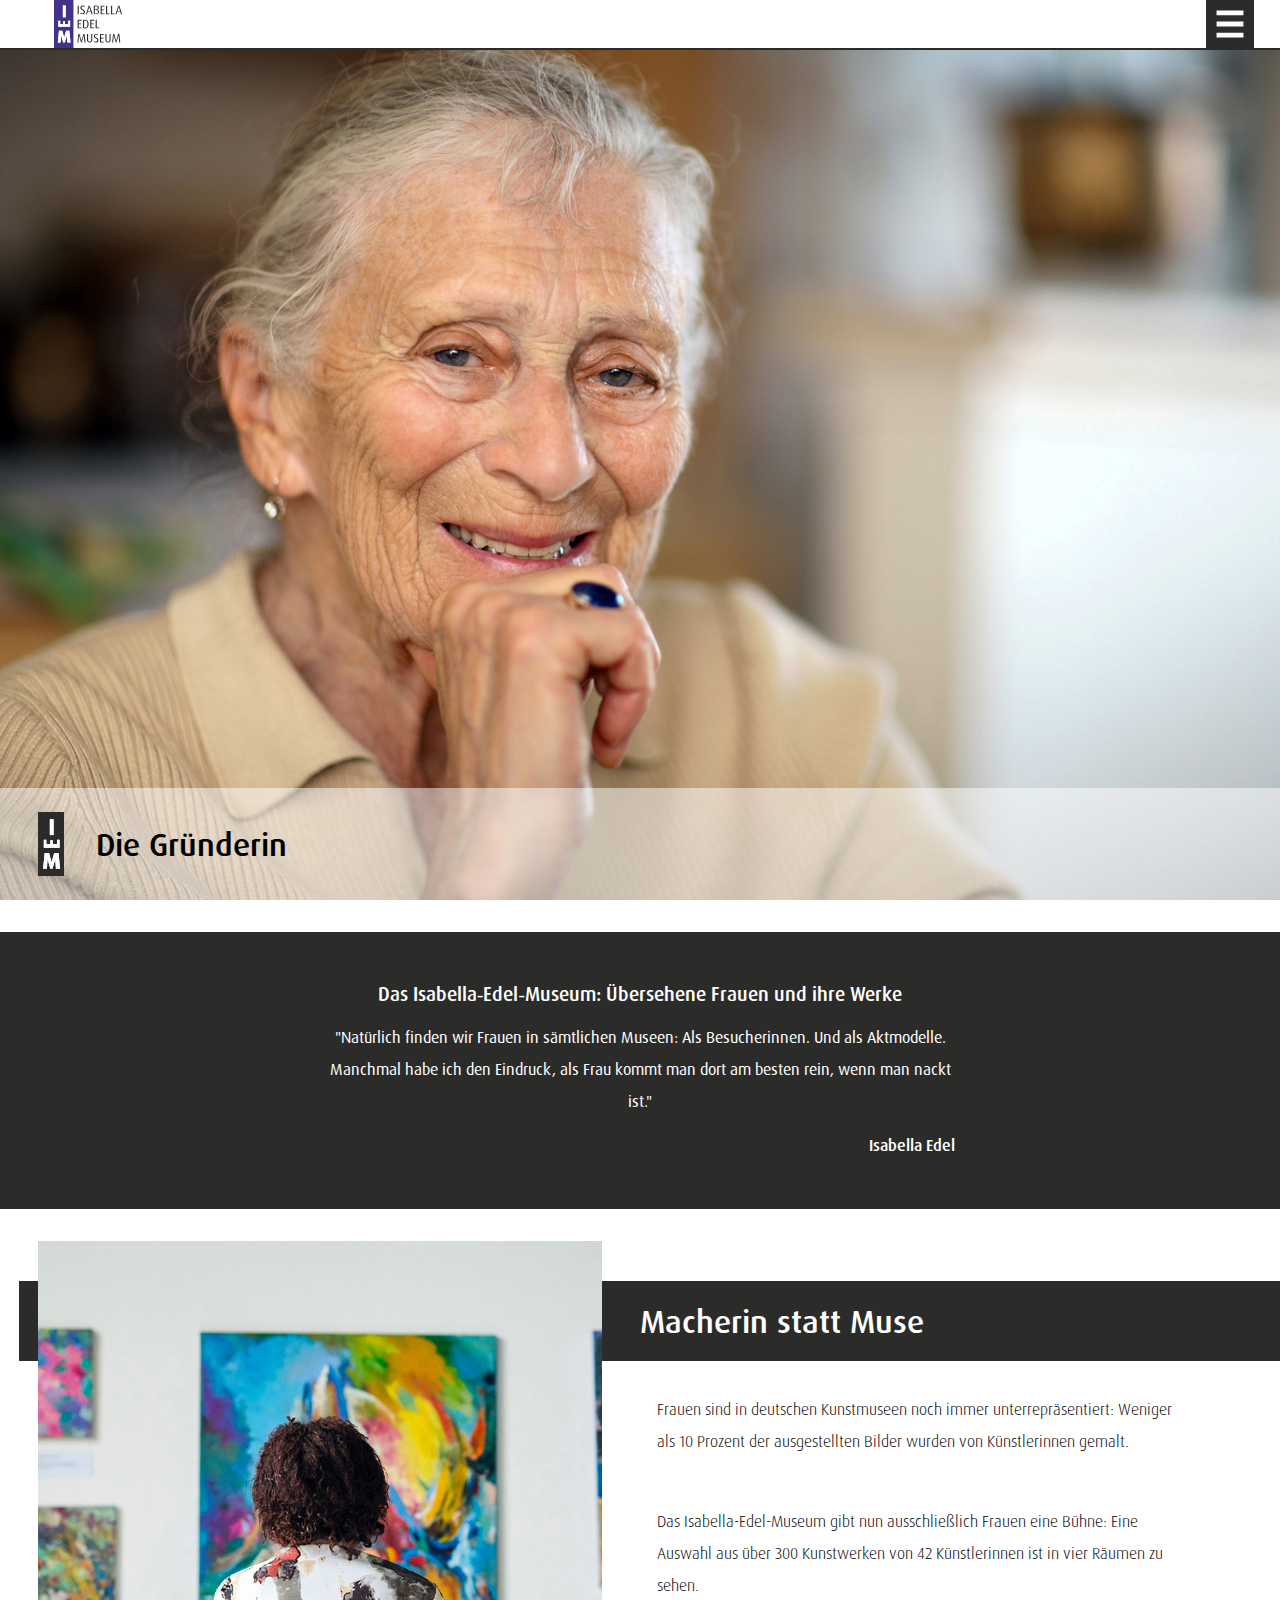
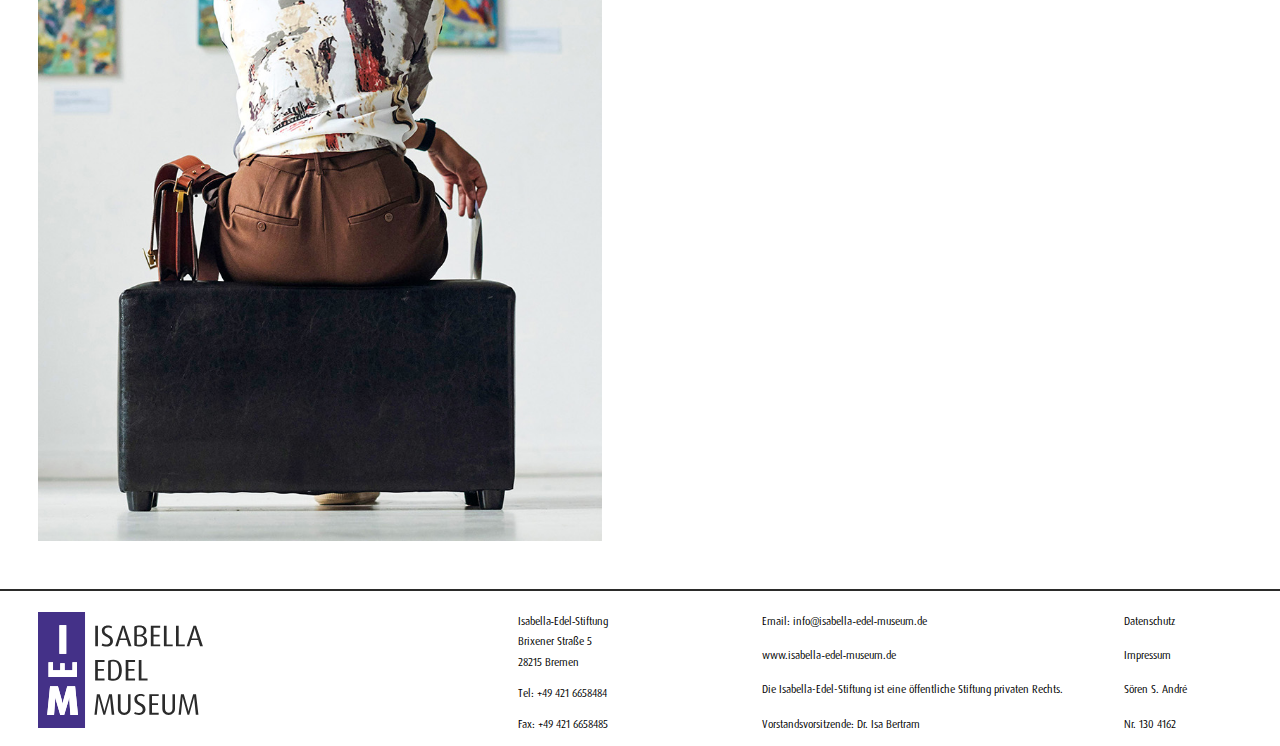
<file: website_iem/index.html>
<!doctype html>
<html lang="de">
	<head>
		<meta charset="utf-8">
		<meta name="viewport" content="width=device-width, initial-scale=1.0">
		<link rel="stylesheet" href="css/style.css">
		<link rel="stylesheet" href="css/index.css">
		<link rel="shortcut icon" href="image/icon/logo_short.svg" type="image/x-icon">
		<title>Isabella&#8209;Edel&#8209;Museum | Startseite</title>
	</head>
	<body>
		<!----------------------------->
		<!------------ nav ------------>
		<!----------------------------->
		<nav>
			<a href="index.html">
				<svg class="logo" viewBox="0 0 500 352">
					<path d="M142.57 0H0V352H142.57V0Z" fill="#443188"/>
					<path d="M85.63 39.9022H64.9598V126.854H85.63V39.9022Z" fill="white"/>
					<path d="M85.63 39.9022H64.9598V126.854H85.63V39.9022Z" fill="white"/>
					<path d="M121.266 312.098L112.474 225.146H88.7443L77.0863 266.594C75.9563 270.761 75.3224 273.934 74.7161 277.963H74.4681C73.8342 273.906 73.2003 270.761 72.0703 266.594L60.4123 225.146H36.5726L27.9186 312.098H48.6165L51.8686 269.519C52.1166 265.738 52.2544 262.179 52.2544 259.033H52.5025C53.1364 261.82 54.0183 265.49 55.1483 269.519L67.578 312.098H79.2636L92.0516 269.519C92.7957 266.98 93.5674 264.469 94.6974 259.033H94.9454C94.9454 262.565 95.0832 266.097 95.3313 269.519L98.2251 312.098H121.321H121.266Z" fill="white"/>
					<path d="M121.266 312.098L112.474 225.146H88.7443L77.0863 266.594C75.9563 270.761 75.3224 273.934 74.7161 277.963H74.4681C73.8342 273.906 73.2003 270.761 72.0703 266.594L60.4123 225.146H36.5726L27.9186 312.098H48.6165L51.8686 269.519C52.1166 265.738 52.2544 262.179 52.2544 259.033H52.5025C53.1364 261.82 54.0183 265.49 55.1483 269.519L67.578 312.098H79.2636L92.0516 269.519C92.7957 266.98 93.5674 264.469 94.6974 259.033H94.9454C94.9454 262.565 95.0832 266.097 95.3313 269.519L98.2251 312.098H121.321H121.266Z" fill="white"/>
					<path d="M118.179 152.379H104.509V176.386H80.7794V155.414H67.4953V176.386H45.5297V152.379H31.8597V196.944H118.179V152.379Z" fill="white"/>
					<path d="M118.179 152.379H104.509V176.386H80.7794V155.414H67.4953V176.386H45.5297V152.379H31.8597V196.944H118.179V152.379Z" fill="white"/>
					<path d="M486.358 311.132L479.137 249.375H470.4L457.915 293.913C457.199 296.424 456.758 298.576 456.317 301.557H456.151C455.71 298.604 455.269 296.452 454.553 293.913L442.068 249.375H433.414L426.111 311.132H433.166L437.989 264.883C438.154 262.896 438.347 260.661 438.43 257.626H438.595C439.312 261.13 439.67 262.565 440.277 264.883L453.202 311.132H458.466L471.558 264.883C472.191 262.648 472.991 259.06 473.239 257.626H473.404C473.487 260.219 473.569 262.648 473.845 264.883L478.475 311.132H486.33H486.358ZM415.307 293.526V249.347H407.755V293.526C407.755 301.17 402.491 305.641 396.428 305.641C390.365 305.641 385.101 301.143 385.101 293.526V249.347H376.915V293.526C376.915 304.04 384.219 312.098 396.07 312.098C407.921 312.098 415.307 304.04 415.307 293.526ZM365.919 311.132V305.585H345.689V281.964H363.879V276.5H345.689V254.949H365.919V249.402H337.504V311.16H365.919V311.132ZM325.901 294.879C325.901 274.044 300.242 278.984 300.242 263.972C300.242 257.681 304.266 254.093 311.129 254.093C314.794 254.093 318.873 255.252 321.464 256.88L323.614 251.858C320.306 249.899 315.594 248.464 310.495 248.464C299.526 248.464 292.14 254.838 292.14 264.524C292.14 284.724 317.523 280.06 317.523 295.32C317.523 301.336 313.416 305.917 305.837 305.917C301.455 305.917 297.101 305.006 293.821 303.047L291.423 308.621C295.171 310.856 300.683 312.015 306.471 312.015C318.239 312.015 325.901 304.758 325.901 294.879ZM280.619 293.526V249.347H273.04V293.526C273.04 301.17 267.776 305.641 261.713 305.641C255.65 305.641 250.386 301.143 250.386 293.526V249.347H242.2V293.526C242.2 304.04 249.504 312.098 261.355 312.098C273.206 312.098 280.619 304.04 280.619 293.526ZM231.397 311.132L224.176 249.375H215.439L202.954 293.913C202.238 296.424 201.797 298.576 201.356 301.557H201.191C200.75 298.604 200.309 296.452 199.592 293.913L187.107 249.375H178.453L171.15 311.132H178.205L183.028 264.883C183.194 262.896 183.387 260.661 183.469 257.626H183.635C184.351 261.13 184.709 262.565 185.316 264.883L198.242 311.132H203.506L216.624 264.883C217.258 262.648 218.057 259.06 218.305 257.626H218.471C218.554 260.219 218.636 262.648 218.912 264.883L223.542 311.132H231.397Z" fill="#2B2B2B"/>
					<path d="M332.13 207.458V201.912H313.664V145.701H305.479V207.458H332.13ZM294.234 207.458V201.912H274.005V178.29H292.195V172.827H274.005V151.275H294.234V145.728H265.82V207.486H294.234V207.458ZM245.756 176.386C245.756 193.192 240.133 202.601 228.723 202.601C225.774 202.601 222.467 202.049 220.786 201.332V151.496C222.495 150.778 225.774 150.226 228.723 150.226C240.133 150.226 245.756 159.553 245.756 176.359M254.134 176.579C254.134 156.739 244.708 144.79 228.558 144.79C223.018 144.79 217.231 145.866 212.683 148.102V205.03C217.231 207.265 223.018 208.341 228.558 208.341C244.708 208.341 254.134 196.42 254.134 176.552M201.714 207.458V201.912H181.485V178.29H199.675V172.827H181.485V151.275H201.714V145.728H173.3V207.486H201.714V207.458Z" fill="#2B2B2B"/>
					<path d="M484.125 80.1907H465.935L473.156 56.8455C473.955 54.2516 474.672 50.9126 475.03 48.843H475.196C475.554 51.1885 476.27 54.5827 476.987 56.8455L484.125 80.1907ZM500 103.784L479.219 42.027H471.475L450.805 103.784H458.549L464.337 85.1026H485.641L491.346 103.784H500ZM444.989 103.784V98.2378H426.524V42.027H418.339V103.784H444.989ZM408.362 103.784V98.2378H389.896V42.027H381.711V103.784H408.362ZM370.466 103.784V98.2378H350.237V74.6166H368.427V69.1528H350.237V47.6012H370.466V42.0546H342.052V103.812H370.466V103.784ZM322.704 87.1998C322.704 96.0854 316.365 99.5071 308.263 99.5071C304.955 99.5071 301.924 99.1484 299.691 98.155V73.3748H304.321C316.641 73.3748 322.704 77.514 322.704 87.1998ZM320.747 57.2042C320.747 65.2067 315.842 69.2356 304.321 69.2356H299.691V47.408C302.006 46.4974 304.955 46.0559 307.822 46.0559C316.834 46.0559 320.747 50.1951 320.747 57.2042ZM330.89 87.0894C330.89 78.7282 324.22 72.5469 316.806 71.112V70.9188C323.862 69.1252 328.575 64.3789 328.575 56.6247C328.575 47.546 321.464 41.0888 307.987 41.0888C301.924 41.0888 296.301 42.2478 291.947 44.4002V101.328C296.136 103.481 302.282 104.64 308.704 104.64C321.464 104.64 330.89 99.4519 330.89 87.0342M267.501 80.1907H249.311L256.532 56.8455C257.331 54.2516 258.048 50.9126 258.406 48.843H258.571C258.929 51.1885 259.646 54.5827 260.363 56.8455L267.501 80.1907ZM283.376 103.784L262.595 42.027H254.851L234.18 103.784H241.925L247.712 85.1026H269.017L274.722 103.784H283.376ZM227.29 87.5585C227.29 66.7244 201.604 71.6639 201.604 56.6523C201.604 50.3607 205.628 46.7733 212.49 46.7733C216.156 46.7733 220.262 47.9323 222.825 49.5604L224.975 44.5382C221.668 42.5789 216.955 41.144 211.884 41.144C200.915 41.144 193.529 47.5184 193.529 57.2042C193.529 77.4036 218.912 72.7401 218.912 88.0001C218.912 94.0157 214.805 98.5965 207.226 98.5965C202.844 98.5965 198.49 97.6859 195.21 95.7266L192.812 101.301C196.56 103.536 202.072 104.695 207.86 104.695C219.628 104.695 227.29 97.4375 227.29 87.5585ZM181.76 42.027H173.575V103.784H181.76V42.027Z" fill="#2B2B2B"/>
				</svg><!--logo-->
			</a>
			<input type="checkbox" id="sidebar-toggle">
			<label for="sidebar-toggle" id="sidebar-open">
				<svg viewBox="0 0 100 100">
					<path d="M0 0V100H100V0H0ZM78 78H22V68H78V78ZM78 55H22V45H78V55ZM78 32H22V22H78V32Z" fill="black"/>
				</svg>
			</label><!--sidebar-open-->
			<label for="sidebar-toggle" id="sidebar-overlay"></label><!--sidebar-overlay-->
			<flex>
				<label for="sidebar-toggle" id="sidebar-close">
					<svg width="100" height="100" viewBox="0 0 100 100" fill="none" xmlns="http://www.w3.org/2000/svg">
						<path d="M0 0V100H100V0H0ZM87.07 72.93L72.93 87.07L50 64.14L27.07 87.07L12.93 72.93L35.86 50L12.93 27.07L27.07 12.93L50 35.86L72.93 12.93L87.07 27.07L64.14 50L87.07 72.93Z" fill="black"/>
					</svg>
				</label><!--sidebar-close-->
				<a href="html/founder.html">Die&nbsp;Gründerin</a>
				<a href="html/layout.html">Räume</a>
				<a href="html/cafe.html">Museumscafé</a>
				<a href="#">Veranstaltungen</a>
				<a href="html/artist.html">Künstlerinnen</a>
				<a href="html/ticket.html">Tickets</a>
			</flex>
		</nav>


		<!--------------------------------------->
		<!------------ section: hero ------------>
		<!--------------------------------------->
		<section id="hero">
			<div class="slider">
				<a class="slide founder" href="html/founder.html">
					<article>
						<header>
							<svg viewBox="0 0 143 352">
								<path d="M143 0H0V352H143V0Z" fill="black"/>
								<path d="M85.8889 39.9022H65.1562V126.854H85.8889V39.9022Z" fill="white"/>
								<path d="M85.8889 39.9022H65.1562V126.854H85.8889V39.9022Z" fill="white"/>
								<path d="M121.633 312.098L112.814 225.146H89.0132L77.32 266.594C76.1866 270.761 75.5508 273.934 74.9426 277.963H74.6938C74.058 273.906 73.4222 270.761 72.2888 266.594L60.5956 225.146H36.684L28.0039 312.098H48.7642L52.0261 269.519C52.2749 265.738 52.4131 262.179 52.4131 259.033H52.6619C53.2977 261.82 54.1823 265.49 55.3157 269.519L67.783 312.098H79.5038L92.3304 269.519C93.0768 266.98 93.8508 264.469 94.9842 259.033H95.233C95.233 262.565 95.3712 266.097 95.62 269.519L98.5226 312.098H121.688H121.633Z" fill="white"/>
								<path d="M121.633 312.098L112.814 225.146H89.0132L77.32 266.594C76.1866 270.761 75.5508 273.934 74.9426 277.963H74.6938C74.058 273.906 73.4222 270.761 72.2888 266.594L60.5956 225.146H36.684L28.0039 312.098H48.7642L52.0261 269.519C52.2749 265.738 52.4131 262.179 52.4131 259.033H52.6619C53.2977 261.82 54.1823 265.49 55.3157 269.519L67.783 312.098H79.5038L92.3304 269.519C93.0768 266.98 93.8508 264.469 94.9842 259.033H95.233C95.233 262.565 95.3712 266.097 95.62 269.519L98.5226 312.098H121.688H121.633Z" fill="white"/>
								<path d="M118.536 152.379H104.824V176.386H81.0233V155.414H67.6991V176.386H45.6672V152.379H31.9561V196.944H118.536V152.379Z" fill="white"/>
								<path d="M118.536 152.379H104.824V176.386H81.0233V155.414H67.6991V176.386H45.6672V152.379H31.9561V196.944H118.536V152.379Z" fill="white"/>
							</svg>
							<h2>Die Gründerin</h2>
						</header>
					</article>
				</a><!--slide founder-->
				<a class="slide layout" href="html/layout.html">
					<article>
						<header>
							<svg viewBox="0 0 143 352">
								<path d="M143 0H0V352H143V0Z" fill="black"/>
								<path d="M85.8889 39.9022H65.1562V126.854H85.8889V39.9022Z" fill="white"/>
								<path d="M85.8889 39.9022H65.1562V126.854H85.8889V39.9022Z" fill="white"/>
								<path d="M121.633 312.098L112.814 225.146H89.0132L77.32 266.594C76.1866 270.761 75.5508 273.934 74.9426 277.963H74.6938C74.058 273.906 73.4222 270.761 72.2888 266.594L60.5956 225.146H36.684L28.0039 312.098H48.7642L52.0261 269.519C52.2749 265.738 52.4131 262.179 52.4131 259.033H52.6619C53.2977 261.82 54.1823 265.49 55.3157 269.519L67.783 312.098H79.5038L92.3304 269.519C93.0768 266.98 93.8508 264.469 94.9842 259.033H95.233C95.233 262.565 95.3712 266.097 95.62 269.519L98.5226 312.098H121.688H121.633Z" fill="white"/>
								<path d="M121.633 312.098L112.814 225.146H89.0132L77.32 266.594C76.1866 270.761 75.5508 273.934 74.9426 277.963H74.6938C74.058 273.906 73.4222 270.761 72.2888 266.594L60.5956 225.146H36.684L28.0039 312.098H48.7642L52.0261 269.519C52.2749 265.738 52.4131 262.179 52.4131 259.033H52.6619C53.2977 261.82 54.1823 265.49 55.3157 269.519L67.783 312.098H79.5038L92.3304 269.519C93.0768 266.98 93.8508 264.469 94.9842 259.033H95.233C95.233 262.565 95.3712 266.097 95.62 269.519L98.5226 312.098H121.688H121.633Z" fill="white"/>
								<path d="M118.536 152.379H104.824V176.386H81.0233V155.414H67.6991V176.386H45.6672V152.379H31.9561V196.944H118.536V152.379Z" fill="white"/>
								<path d="M118.536 152.379H104.824V176.386H81.0233V155.414H67.6991V176.386H45.6672V152.379H31.9561V196.944H118.536V152.379Z" fill="white"/>
							</svg>
							<h2>Räume</h2>
						</header>
					</article>
				</a><!--slide room-->
				<a class="slide cafe" href="html/cafe.html">
					<article>
						<header>
							<svg viewBox="0 0 143 352">
								<path d="M143 0H0V352H143V0Z" fill="black"/>
								<path d="M85.8889 39.9022H65.1562V126.854H85.8889V39.9022Z" fill="white"/>
								<path d="M85.8889 39.9022H65.1562V126.854H85.8889V39.9022Z" fill="white"/>
								<path d="M121.633 312.098L112.814 225.146H89.0132L77.32 266.594C76.1866 270.761 75.5508 273.934 74.9426 277.963H74.6938C74.058 273.906 73.4222 270.761 72.2888 266.594L60.5956 225.146H36.684L28.0039 312.098H48.7642L52.0261 269.519C52.2749 265.738 52.4131 262.179 52.4131 259.033H52.6619C53.2977 261.82 54.1823 265.49 55.3157 269.519L67.783 312.098H79.5038L92.3304 269.519C93.0768 266.98 93.8508 264.469 94.9842 259.033H95.233C95.233 262.565 95.3712 266.097 95.62 269.519L98.5226 312.098H121.688H121.633Z" fill="white"/>
								<path d="M121.633 312.098L112.814 225.146H89.0132L77.32 266.594C76.1866 270.761 75.5508 273.934 74.9426 277.963H74.6938C74.058 273.906 73.4222 270.761 72.2888 266.594L60.5956 225.146H36.684L28.0039 312.098H48.7642L52.0261 269.519C52.2749 265.738 52.4131 262.179 52.4131 259.033H52.6619C53.2977 261.82 54.1823 265.49 55.3157 269.519L67.783 312.098H79.5038L92.3304 269.519C93.0768 266.98 93.8508 264.469 94.9842 259.033H95.233C95.233 262.565 95.3712 266.097 95.62 269.519L98.5226 312.098H121.688H121.633Z" fill="white"/>
								<path d="M118.536 152.379H104.824V176.386H81.0233V155.414H67.6991V176.386H45.6672V152.379H31.9561V196.944H118.536V152.379Z" fill="white"/>
								<path d="M118.536 152.379H104.824V176.386H81.0233V155.414H67.6991V176.386H45.6672V152.379H31.9561V196.944H118.536V152.379Z" fill="white"/>
							</svg>
							<h2>Museumscafé</h2>
						</header>
					</article>
				</a><!--slide cafe-->
			</div><!--slider-->
		</section><!--hero-->


		<!------------------------------->
		<!------------ quote ------------>
		<!------------------------------->
		<div class="quote">
			<figure>
				<h3>Das Isabella&#8209;Edel&#8209;Museum: Übersehene Frauen und ihre Werke</h3>
				<blockquote>
					"Natürlich finden wir Frauen in sämtlichen Museen: Als Besucherinnen. Und als Aktmodelle. Manchmal habe ich den Eindruck, als Frau kommt man dort am besten rein, wenn man nackt ist."
				</blockquote>
				<figcaption>Isabella Edel</figcaption>
			</figure>
		</div><!--quote-->


		<!--------------------------------------->
		<!------------ section: muse ------------>
		<!--------------------------------------->
		<section id="muse">
			<div class="container">
				<div class="image-box"></div><!--image-box-->
				<div class="background-box"><h2>hidden</h2></div><!--background-box-->
			</div>
			<div class="content">
				<h2>Macherin statt Muse</h2>
				<flex>
					<p>Frauen sind in deutschen Kunstmuseen noch immer unterrepräsentiert: Weniger als 10 Prozent der ausgestellten Bilder wurden von Künstlerinnen gemalt.</p>
					<p>Das Isabella-Edel-Museum gibt nun ausschließlich Frauen eine Bühne: Eine Auswahl aus über 300 Kunstwerken von 42 Künstlerinnen ist in vier Räumen zu sehen.</p>
				</flex>
			</div><!--content-->
		</section><!--muse-->


		<!-------------------------------->
		<!------------ footer ------------>
		<!-------------------------------->
		<footer>
			<a href="index.html">
				<svg class="logo" viewBox="0 0 500 352">
					<path d="M142.57 0H0V352H142.57V0Z" fill="#443188"/>
					<path d="M85.63 39.9022H64.9598V126.854H85.63V39.9022Z" fill="white"/>
					<path d="M85.63 39.9022H64.9598V126.854H85.63V39.9022Z" fill="white"/>
					<path d="M121.266 312.098L112.474 225.146H88.7443L77.0863 266.594C75.9563 270.761 75.3224 273.934 74.7161 277.963H74.4681C73.8342 273.906 73.2003 270.761 72.0703 266.594L60.4123 225.146H36.5726L27.9186 312.098H48.6165L51.8686 269.519C52.1166 265.738 52.2544 262.179 52.2544 259.033H52.5025C53.1364 261.82 54.0183 265.49 55.1483 269.519L67.578 312.098H79.2636L92.0516 269.519C92.7957 266.98 93.5674 264.469 94.6974 259.033H94.9454C94.9454 262.565 95.0832 266.097 95.3313 269.519L98.2251 312.098H121.321H121.266Z" fill="white"/>
					<path d="M121.266 312.098L112.474 225.146H88.7443L77.0863 266.594C75.9563 270.761 75.3224 273.934 74.7161 277.963H74.4681C73.8342 273.906 73.2003 270.761 72.0703 266.594L60.4123 225.146H36.5726L27.9186 312.098H48.6165L51.8686 269.519C52.1166 265.738 52.2544 262.179 52.2544 259.033H52.5025C53.1364 261.82 54.0183 265.49 55.1483 269.519L67.578 312.098H79.2636L92.0516 269.519C92.7957 266.98 93.5674 264.469 94.6974 259.033H94.9454C94.9454 262.565 95.0832 266.097 95.3313 269.519L98.2251 312.098H121.321H121.266Z" fill="white"/>
					<path d="M118.179 152.379H104.509V176.386H80.7794V155.414H67.4953V176.386H45.5297V152.379H31.8597V196.944H118.179V152.379Z" fill="white"/>
					<path d="M118.179 152.379H104.509V176.386H80.7794V155.414H67.4953V176.386H45.5297V152.379H31.8597V196.944H118.179V152.379Z" fill="white"/>
					<path d="M486.358 311.132L479.137 249.375H470.4L457.915 293.913C457.199 296.424 456.758 298.576 456.317 301.557H456.151C455.71 298.604 455.269 296.452 454.553 293.913L442.068 249.375H433.414L426.111 311.132H433.166L437.989 264.883C438.154 262.896 438.347 260.661 438.43 257.626H438.595C439.312 261.13 439.67 262.565 440.277 264.883L453.202 311.132H458.466L471.558 264.883C472.191 262.648 472.991 259.06 473.239 257.626H473.404C473.487 260.219 473.569 262.648 473.845 264.883L478.475 311.132H486.33H486.358ZM415.307 293.526V249.347H407.755V293.526C407.755 301.17 402.491 305.641 396.428 305.641C390.365 305.641 385.101 301.143 385.101 293.526V249.347H376.915V293.526C376.915 304.04 384.219 312.098 396.07 312.098C407.921 312.098 415.307 304.04 415.307 293.526ZM365.919 311.132V305.585H345.689V281.964H363.879V276.5H345.689V254.949H365.919V249.402H337.504V311.16H365.919V311.132ZM325.901 294.879C325.901 274.044 300.242 278.984 300.242 263.972C300.242 257.681 304.266 254.093 311.129 254.093C314.794 254.093 318.873 255.252 321.464 256.88L323.614 251.858C320.306 249.899 315.594 248.464 310.495 248.464C299.526 248.464 292.14 254.838 292.14 264.524C292.14 284.724 317.523 280.06 317.523 295.32C317.523 301.336 313.416 305.917 305.837 305.917C301.455 305.917 297.101 305.006 293.821 303.047L291.423 308.621C295.171 310.856 300.683 312.015 306.471 312.015C318.239 312.015 325.901 304.758 325.901 294.879ZM280.619 293.526V249.347H273.04V293.526C273.04 301.17 267.776 305.641 261.713 305.641C255.65 305.641 250.386 301.143 250.386 293.526V249.347H242.2V293.526C242.2 304.04 249.504 312.098 261.355 312.098C273.206 312.098 280.619 304.04 280.619 293.526ZM231.397 311.132L224.176 249.375H215.439L202.954 293.913C202.238 296.424 201.797 298.576 201.356 301.557H201.191C200.75 298.604 200.309 296.452 199.592 293.913L187.107 249.375H178.453L171.15 311.132H178.205L183.028 264.883C183.194 262.896 183.387 260.661 183.469 257.626H183.635C184.351 261.13 184.709 262.565 185.316 264.883L198.242 311.132H203.506L216.624 264.883C217.258 262.648 218.057 259.06 218.305 257.626H218.471C218.554 260.219 218.636 262.648 218.912 264.883L223.542 311.132H231.397Z" fill="#2B2B2B"/>
					<path d="M332.13 207.458V201.912H313.664V145.701H305.479V207.458H332.13ZM294.234 207.458V201.912H274.005V178.29H292.195V172.827H274.005V151.275H294.234V145.728H265.82V207.486H294.234V207.458ZM245.756 176.386C245.756 193.192 240.133 202.601 228.723 202.601C225.774 202.601 222.467 202.049 220.786 201.332V151.496C222.495 150.778 225.774 150.226 228.723 150.226C240.133 150.226 245.756 159.553 245.756 176.359M254.134 176.579C254.134 156.739 244.708 144.79 228.558 144.79C223.018 144.79 217.231 145.866 212.683 148.102V205.03C217.231 207.265 223.018 208.341 228.558 208.341C244.708 208.341 254.134 196.42 254.134 176.552M201.714 207.458V201.912H181.485V178.29H199.675V172.827H181.485V151.275H201.714V145.728H173.3V207.486H201.714V207.458Z" fill="#2B2B2B"/>
					<path d="M484.125 80.1907H465.935L473.156 56.8455C473.955 54.2516 474.672 50.9126 475.03 48.843H475.196C475.554 51.1885 476.27 54.5827 476.987 56.8455L484.125 80.1907ZM500 103.784L479.219 42.027H471.475L450.805 103.784H458.549L464.337 85.1026H485.641L491.346 103.784H500ZM444.989 103.784V98.2378H426.524V42.027H418.339V103.784H444.989ZM408.362 103.784V98.2378H389.896V42.027H381.711V103.784H408.362ZM370.466 103.784V98.2378H350.237V74.6166H368.427V69.1528H350.237V47.6012H370.466V42.0546H342.052V103.812H370.466V103.784ZM322.704 87.1998C322.704 96.0854 316.365 99.5071 308.263 99.5071C304.955 99.5071 301.924 99.1484 299.691 98.155V73.3748H304.321C316.641 73.3748 322.704 77.514 322.704 87.1998ZM320.747 57.2042C320.747 65.2067 315.842 69.2356 304.321 69.2356H299.691V47.408C302.006 46.4974 304.955 46.0559 307.822 46.0559C316.834 46.0559 320.747 50.1951 320.747 57.2042ZM330.89 87.0894C330.89 78.7282 324.22 72.5469 316.806 71.112V70.9188C323.862 69.1252 328.575 64.3789 328.575 56.6247C328.575 47.546 321.464 41.0888 307.987 41.0888C301.924 41.0888 296.301 42.2478 291.947 44.4002V101.328C296.136 103.481 302.282 104.64 308.704 104.64C321.464 104.64 330.89 99.4519 330.89 87.0342M267.501 80.1907H249.311L256.532 56.8455C257.331 54.2516 258.048 50.9126 258.406 48.843H258.571C258.929 51.1885 259.646 54.5827 260.363 56.8455L267.501 80.1907ZM283.376 103.784L262.595 42.027H254.851L234.18 103.784H241.925L247.712 85.1026H269.017L274.722 103.784H283.376ZM227.29 87.5585C227.29 66.7244 201.604 71.6639 201.604 56.6523C201.604 50.3607 205.628 46.7733 212.49 46.7733C216.156 46.7733 220.262 47.9323 222.825 49.5604L224.975 44.5382C221.668 42.5789 216.955 41.144 211.884 41.144C200.915 41.144 193.529 47.5184 193.529 57.2042C193.529 77.4036 218.912 72.7401 218.912 88.0001C218.912 94.0157 214.805 98.5965 207.226 98.5965C202.844 98.5965 198.49 97.6859 195.21 95.7266L192.812 101.301C196.56 103.536 202.072 104.695 207.86 104.695C219.628 104.695 227.29 97.4375 227.29 87.5585ZM181.76 42.027H173.575V103.784H181.76V42.027Z" fill="#2B2B2B"/>
				</svg><!--logo-->
			</a>
			<div>
				<a href="https://www.google.com/maps/place/Brixener+Str.+5,+28215+Bremen/@53.1003205,8.8108661,17z/data=!3m1!4b1!4m6!3m5!1s0x47b128642765b4ed:0xab77583e3bedbc07!8m2!3d53.1003173!4d8.813441!16s%2Fg%2F11c5f4b5nb?entry=ttu&g_ep=EgoyMDI1MDExNS4wIKXMDSoASAFQAw%3D%3D" target="_blank">
					Isabella&#8209;Edel&#8209;Stiftung
					<br>
					Brixener Straße 5
					<br>
					28215 Bremen
				</a>
				<a href="tel:+494216658484">Tel: +49 421 6658484</a>
				<p>Fax: +49 421 6658485</p>
			</div>
			<div>
				<a href="mailto:info@isabella-edel-museum.de">Email: info@isabella&#8209;edel&#8209;museum.de</a>
				<a href="www.isabella-edel-museum.de" target="_blank">www.isabella&#8209;edel&#8209;museum.de</a>
				<p>Die Isabella-Edel-Stiftung ist eine öffentliche Stiftung privaten Rechts.</p>
				<p>Vorstandsvorsitzende: Dr. Isa Bertram</p>
			</div>
			<div>
				<a href="#">Datenschutz</a>
				<a href="#">Impressum</a>
				<p>Sören S. André</p>
				<p>Nr. 130 4162</p>
			</div>
		</footer>
	</body>
</html>
</file>
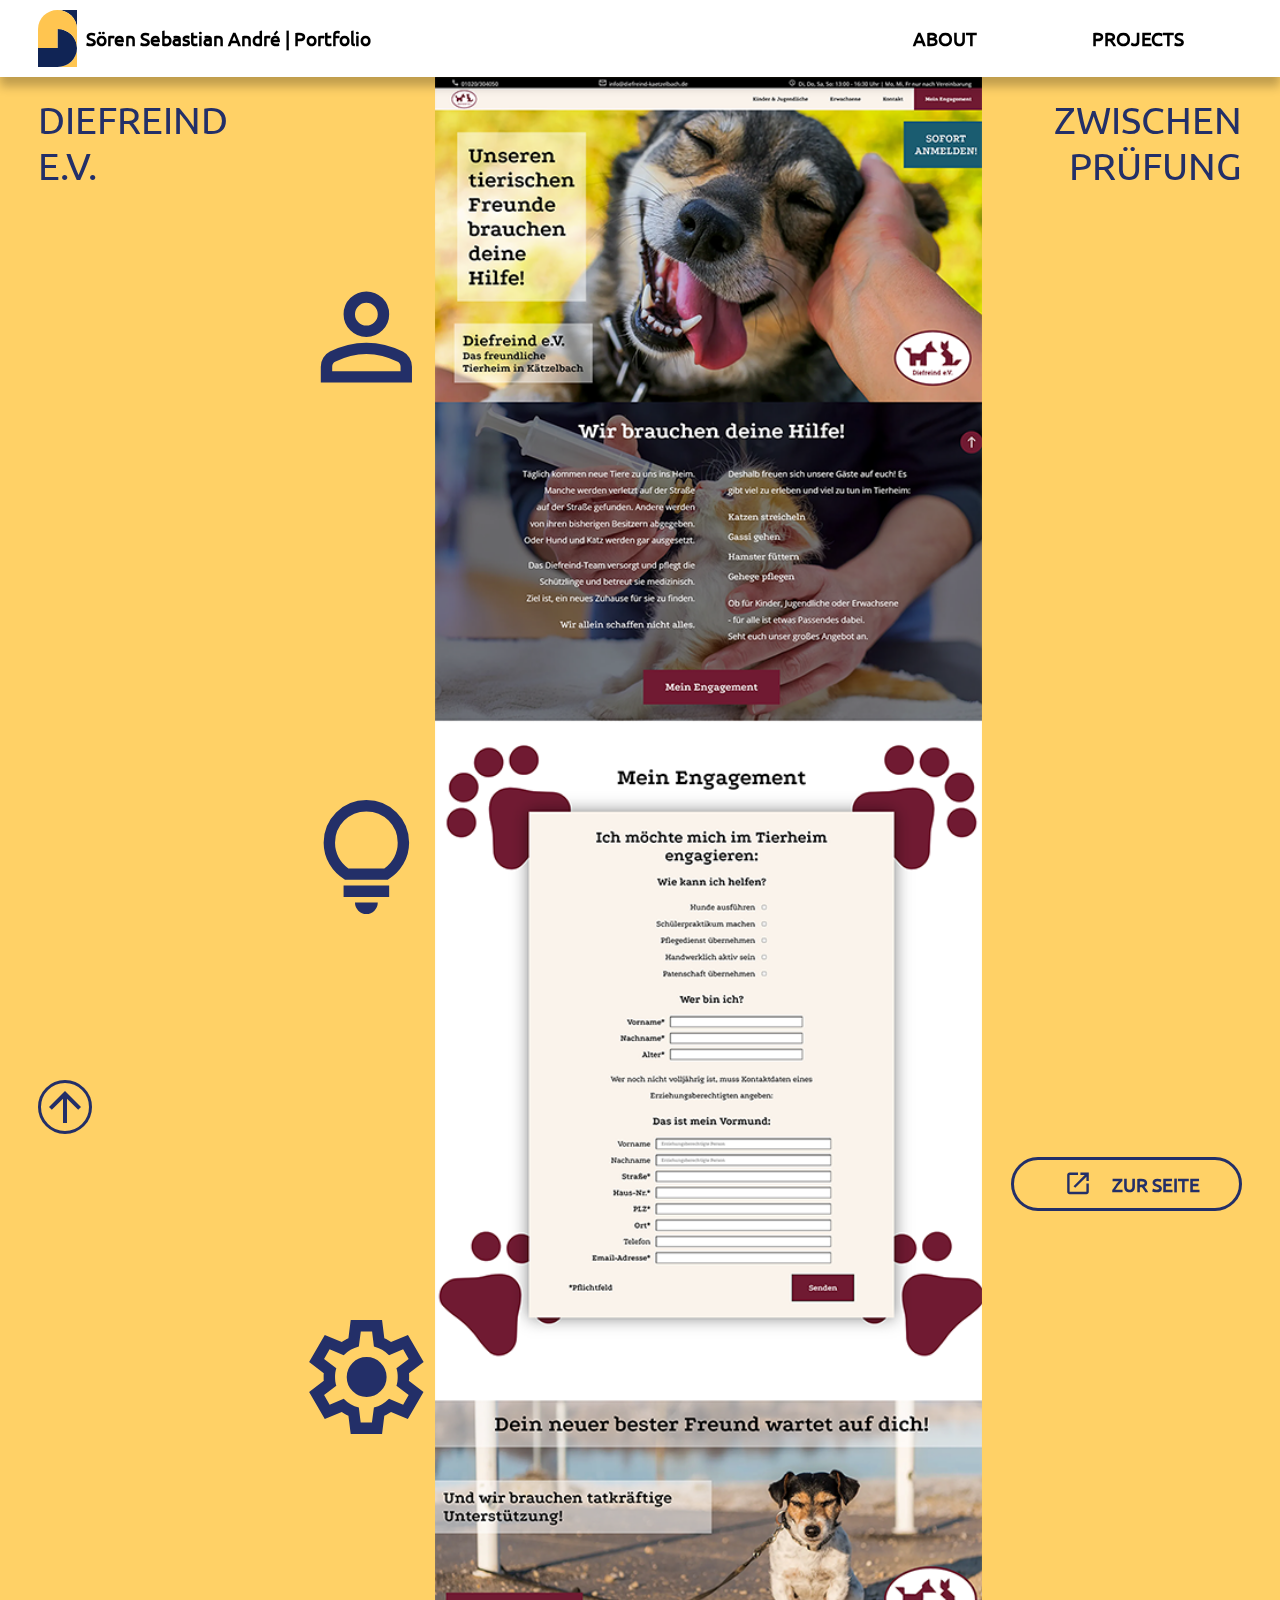
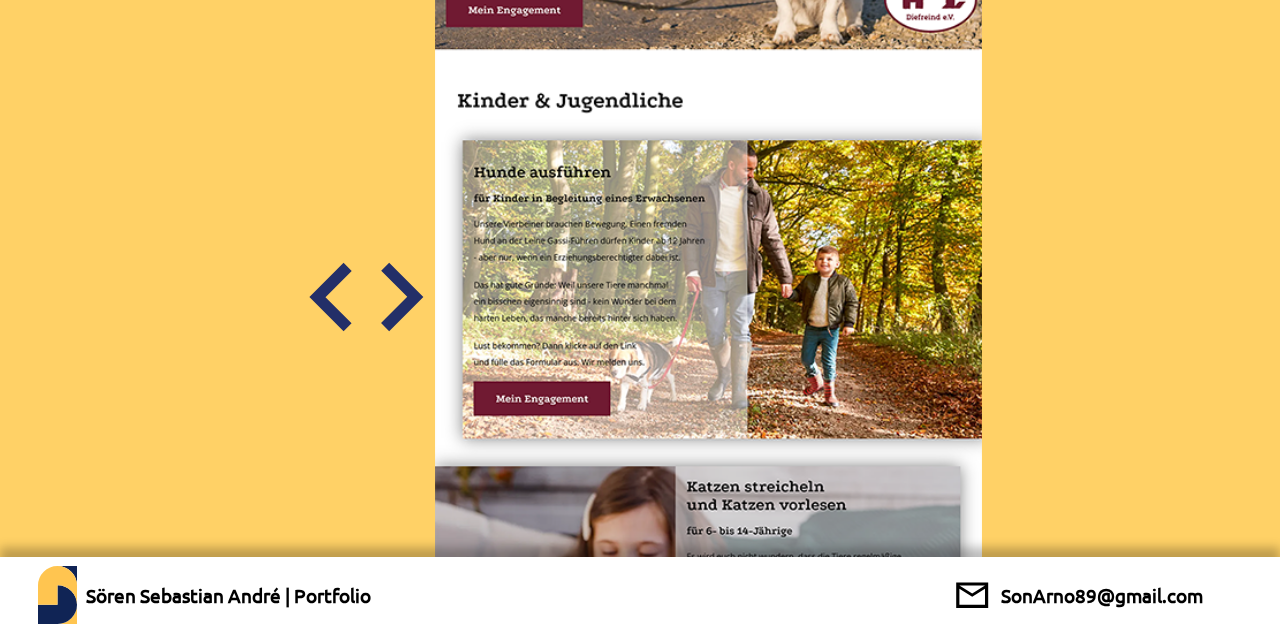
<file: html/project_dev.html>
<!doctype html>
<html>
	<head>
		<meta charset="utf-8">
		<title>Projekt | DEV</title>
		<link rel="stylesheet" href="../css/style.css">
		<link rel="stylesheet" href="../css/project.css">
		<link rel="shortcut icon" href="../icon/favicon.svg">
		<meta name="viewport" content="width=device-width, initial-scale=1.0">
	</head>
	
	<body>
		<!------------------------------------->
		<!------------ back-to-top ------------>
		<!------------------------------------->
		<div class="back-to-top">
			<a href="#top">
				<svg viewBox="0 -960 960 960">
					<path d="M440-160v-487L216-423l-56-57 320-320 320 320-56 57-224-224v487h-80Z"/>
				</svg>
			</a>
		</div><!--back-to-top-->


		<!----------------------------->
		<!------------ top ------------>
		<!----------------------------->
		<div id="top"></div><!--top-->


		<!----------------------------->
		<!------------ nav ------------>
		<!----------------------------->
		<nav>
			<a href="../index.html">
				<img src="../icon/favicon.svg" alt="#">
				<p>Sören Sebastian André | Portfolio</p>
				<p>SSA | Portfolio</p>
			</a>
			<input type="checkbox" id="sidebar-toggle">
			<label for="sidebar-toggle" id="sidebar-open">
				<svg viewBox="0 -960 960 960">
					<path d="M120-240v-60h720v60H120Zm0-210v-60h720v60H120Zm0-210v-60h720v60H120Z"/>
				</svg>
			</label><!--sidebar-open-->
			<label for="sidebar-toggle" id="sidebar-overlay"></label><!--sidebar-overlay-->
			<flex>
				<label for="sidebar-toggle" id="sidebar-close">
					<svg xmlns="http://www.w3.org/2000/svg" height="48px" viewBox="0 -960 960 960" width="48px" fill="#00"><path d="m249-207-42-42 231-231-231-231 42-42 231 231 231-231 42 42-231 231 231 231-42 42-231-231-231 231Z"/></svg>
				</label><!--sidebar-close-->
				<a href="#about">About</a>
				<a href="#projects">Projects</a>
			</flex>
		</nav>


		<main>
			<!-------------------------------------->
			<!------------ column-title ------------>
			<!-------------------------------------->
			<div id="column-title">
				<h2>Diefreind e.V.</h2>
			</div><!--column-title-->

			<!------------------------------------->
			<!------------ column-grid ------------>
			<!------------------------------------->
			<div id="column-grid" class="dev">
				<!------------------------------>
				<!------------ task ------------>
				<!------------------------------>
				<svg id="icon-task" viewBox="0 -960 960 960">
					<path d="M480-480q-66 0-113-47t-47-113q0-66 47-113t113-47q66 0 113 47t47 113q0 66-47 113t-113 47ZM160-160v-112q0-34 17.5-62.5T224-378q62-31 126-46.5T480-440q66 0 130 15.5T736-378q29 15 46.5 43.5T800-272v112H160Zm80-80h480v-32q0-11-5.5-20T700-306q-54-27-109-40.5T480-360q-56 0-111 13.5T260-306q-9 5-14.5 14t-5.5 20v32Zm240-320q33 0 56.5-23.5T560-640q0-33-23.5-56.5T480-720q-33 0-56.5 23.5T400-640q0 33 23.5 56.5T480-560Zm0-80Zm0 400Z"/>
				</svg>
				<div id="task">
					<div class="overlay">
						<p>Aufgabe:</p>
						<p>Gestaltung und Umsetzung der Webseite für das Tierheim des Diefreind&nbsp;e.V., mit den zahlreichen Möglichkeiten, aktiv mitzuhelfen, im Vordergrund.</p>
					</div><!--hover-->
				</div><!--task-->

				<!------------------------------>
				<!------------ idea ------------>
				<!------------------------------>
				<svg id="icon-idea" viewBox="0 -960 960 960">
					<path d="M480-80q-33 0-56.5-23.5T400-160h160q0 33-23.5 56.5T480-80ZM320-200v-80h320v80H320Zm10-120q-69-41-109.5-110T180-580q0-125 87.5-212.5T480-880q125 0 212.5 87.5T780-580q0 81-40.5 150T630-320H330Zm24-80h252q45-32 69.5-79T700-580q0-92-64-156t-156-64q-92 0-156 64t-64 156q0 54 24.5 101t69.5 79Zm126 0Z"/>
				</svg>
				<div id="idea">
					<div class="overlay">
						<p>Idee:</p>
						<p>Durch das Logo sind primäre Farbe und Schrift gegeben. Diese werden mit passenden Kontrastfarben und Fließtextschrift ergänzt. Der geforderte Störer und das Formular werden gemäß Auflage in das Layout eingearbeitet.</p>
					</div><!--hover-->
				</div><!--idea-->

				<!--------------------------------->
				<!------------ concept ------------>
				<!--------------------------------->
				<svg id="icon-concept" viewBox="0 -960 960 960">
					<path d="m370-80-16-128q-13-5-24.5-12T307-235l-119 50L78-375l103-78q-1-7-1-13.5v-27q0-6.5 1-13.5L78-585l110-190 119 50q11-8 23-15t24-12l16-128h220l16 128q13 5 24.5 12t22.5 15l119-50 110 190-103 78q1 7 1 13.5v27q0 6.5-2 13.5l103 78-110 190-118-50q-11 8-23 15t-24 12L590-80H370Zm70-80h79l14-106q31-8 57.5-23.5T639-327l99 41 39-68-86-65q5-14 7-29.5t2-31.5q0-16-2-31.5t-7-29.5l86-65-39-68-99 42q-22-23-48.5-38.5T533-694l-13-106h-79l-14 106q-31 8-57.5 23.5T321-633l-99-41-39 68 86 64q-5 15-7 30t-2 32q0 16 2 31t7 30l-86 65 39 68 99-42q22 23 48.5 38.5T427-266l13 106Zm42-180q58 0 99-41t41-99q0-58-41-99t-99-41q-59 0-99.5 41T342-480q0 58 40.5 99t99.5 41Zm-2-140Z"/>
				</svg>
				<div id="concept">
					<div class="overlay">
						<p>Konzeption:</p>
						<p>Der Seiteninhalt wird logisch gruppiert, diese Gruppen einheitlich gestaltet und visuell voneinander getrennt, um einen ansprechenden aber sauberen Gesamteindruck mit Rücksicht auf die Übersicht zu erzielen.</p>
					</div><!--hover-->
				</div><!--concept-->

				<!---------------------------------------->
				<!------------ implementation ------------>
				<!---------------------------------------->
				<svg id="icon-implementation" viewBox="0 -960 960 960">
					<path d="M320-240 80-480l240-240 57 57-184 184 183 183-56 56Zm320 0-57-57 184-184-183-183 56-56 240 240-240 240Z"/>
				</svg>
				<div id="implementation">
					<div class="overlay">
						<p>Umsetzung:</p>
						<p>Das erstellte Layout wird zum Prüfungszeitpunkt mittels Webflow in eine funktionierende Front-End-Webseite umgesetzt. Es sei erwähnt, dass sie inzwischen manuell reproduziert wurde, da die originale Prüfungsdatei nicht mehr adäquat ist.</p>
					</div><!--hover-->
				</div><!--implementation-->
			</div><!--column-grid-->


			<!------------------------------------->
			<!------------ column-task ------------>
			<!------------------------------------->
			<div id="column-button">
				<h2>Zwischen Prüfung</h2>
				<div class="scrollbar">
					<a href="../website_dev/index.html" target="_blank">
						<svg viewBox="0 -960 960 960">
							<path d="M200-120q-33 0-56.5-23.5T120-200v-560q0-33 23.5-56.5T200-840h280v80H200v560h560v-280h80v280q0 33-23.5 56.5T760-120H200Zm188-212-56-56 372-372H560v-80h280v280h-80v-144L388-332Z"/>
						</svg>
						<p>Zur Seite</p>
					</a><!--button-link-->
				</div><!--scrollbar-->
			</div><!--column-task-->
		</main>


		<!-------------------------------->
		<!------------ footer ------------>
		<!-------------------------------->
		<footer>
			<a class="home" href="../index.html">
				<img src="../icon/favicon.svg" alt="#">
				<p>Sören Sebastian André | Portfolio</p>
				<p>SSA | Portfolio</p>
			</a>
			<a href="mailto:sonarno89@gmail.com">
				<svg viewBox="0 -960 960 960">
					<path d="M80-160v-640h800v640H80Zm400-280L160-640v400h640v-400L480-440Zm0-80 320-200H160l320 200ZM160-640v-80 480-400Z"/>
				</svg>
				SonArno89@gmail.com
			</a>
		</footer>
	</body>
</html>
</file>
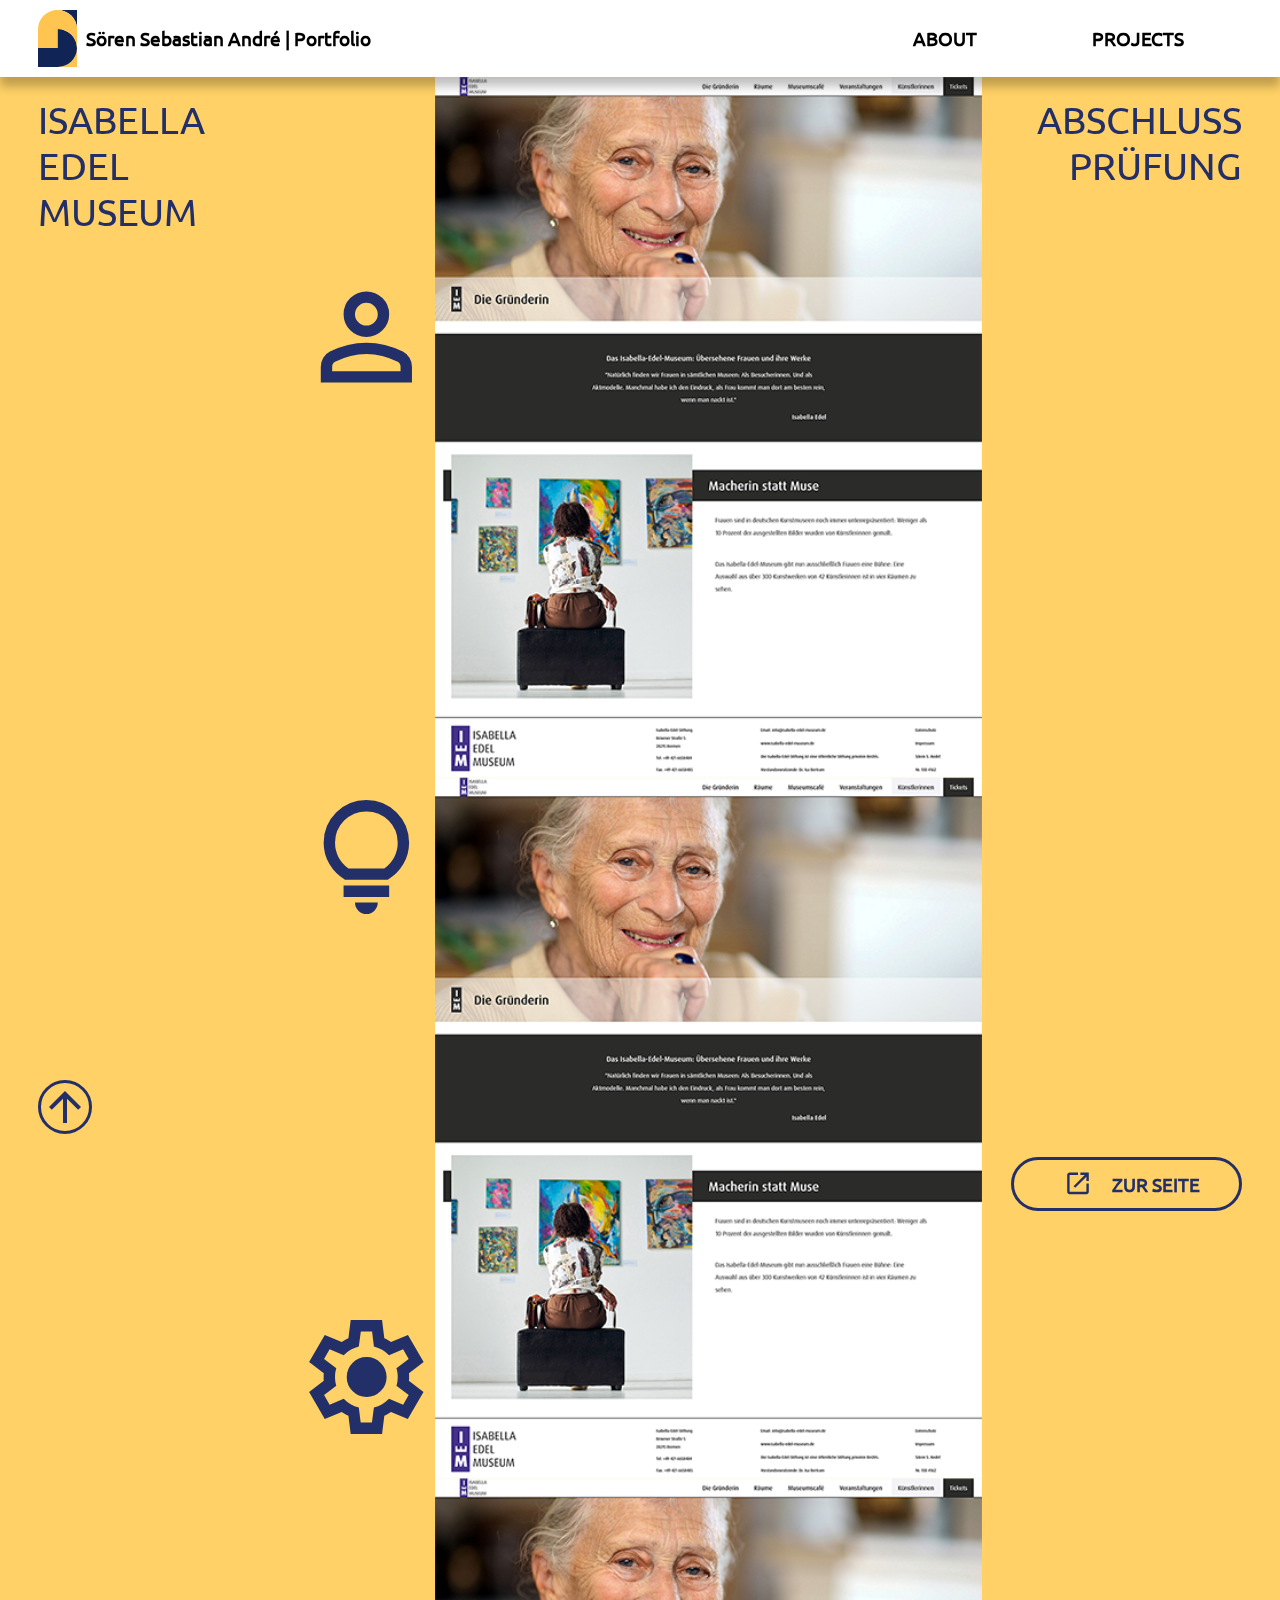
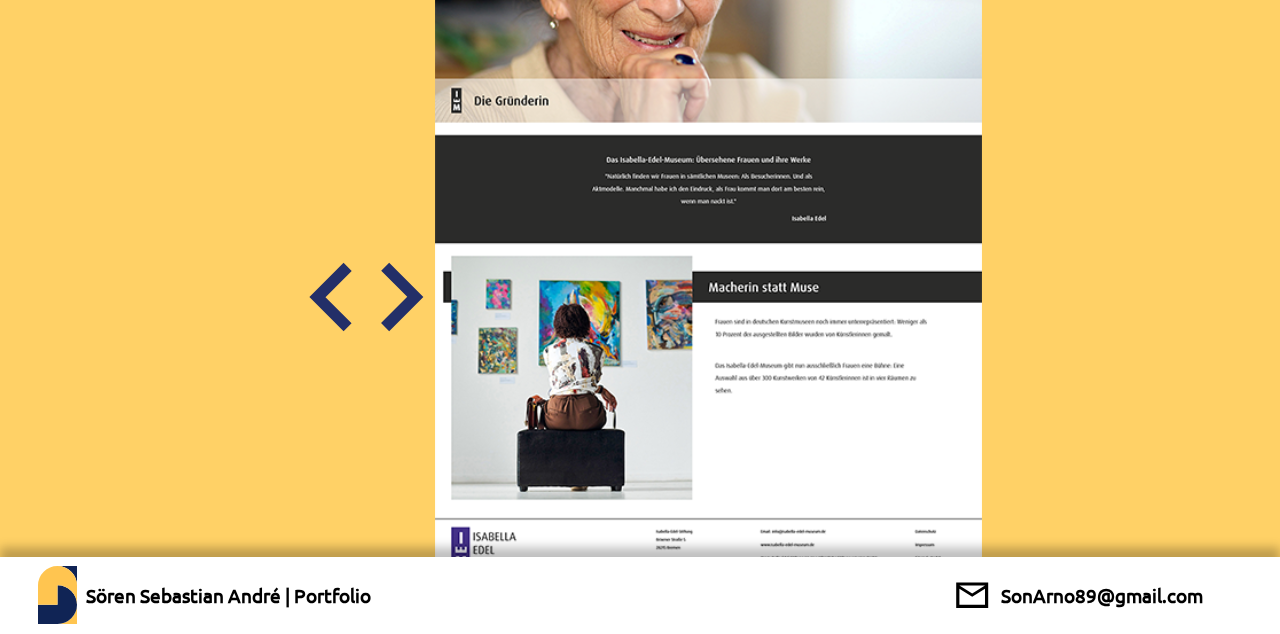
<file: html/project_iem.html>
<!DOCTYPE html>
<html>
	<head>
		<meta charset="UTF-8" />
		<title>Projekt | IEM</title>
		<link rel="stylesheet" href="../css/style.css">
		<link rel="stylesheet" href="../css/project.css">
		<link rel="shortcut icon" href="../icon/favicon.svg">
		<meta name="viewport" content="width=device-width, initial-scale=1.0">
	</head>

	<body>
		<!------------------------------------->
		<!------------ back-to-top ------------>
		<!------------------------------------->
		<div class="back-to-top">
			<a href="#top">
				<svg viewBox="0 -960 960 960">
					<path d="M440-160v-487L216-423l-56-57 320-320 320 320-56 57-224-224v487h-80Z"/>
				</svg>
			</a>
		</div><!--back-to-top-->


		<!----------------------------->
		<!------------ top ------------>
		<!----------------------------->
		<div id="top"></div><!--top-->


		<!----------------------------->
		<!------------ nav ------------>
		<!----------------------------->
		<nav>
			<a href="../index.html">
				<img src="../icon/favicon.svg" alt="#">
				<p>Sören Sebastian André | Portfolio</p>
				<p>SSA | Portfolio</p>
			</a>
			<input type="checkbox" id="sidebar-toggle">
			<label for="sidebar-toggle" id="sidebar-open">
				<svg viewBox="0 -960 960 960">
					<path d="M120-240v-60h720v60H120Zm0-210v-60h720v60H120Zm0-210v-60h720v60H120Z"/>
				</svg>
			</label><!--sidebar-open-->
			<label for="sidebar-toggle" id="sidebar-overlay"></label><!--sidebar-overlay-->
			<flex>
				<label for="sidebar-toggle" id="sidebar-close">
					<svg viewBox="0 -960 960 960">
						<path d="m249-207-42-42 231-231-231-231 42-42 231 231 231-231 42 42-231 231 231 231-42 42-231-231-231 231Z"/>
					</svg>
				</label><!--sidebar-close-->
				<a href="#about">About</a>
				<a href="#projects">Projects</a>
			</flex>
		</nav>


		<main>
			<!-------------------------------------->
			<!------------ column-title ------------>
			<!-------------------------------------->
			<div id="column-title">
				<h2>Isabella Edel Museum</h2>
			</div><!--column-title-->

			<!------------------------------------->
			<!------------ column-grid ------------>
			<!------------------------------------->
			<div id="column-grid" class="iem">
				<!------------------------------>
				<!------------ task ------------>
				<!------------------------------>
				<svg id="icon-task" viewBox="0 -960 960 960">
					<path d="M480-480q-66 0-113-47t-47-113q0-66 47-113t113-47q66 0 113 47t47 113q0 66-47 113t-113 47ZM160-160v-112q0-34 17.5-62.5T224-378q62-31 126-46.5T480-440q66 0 130 15.5T736-378q29 15 46.5 43.5T800-272v112H160Zm80-80h480v-32q0-11-5.5-20T700-306q-54-27-109-40.5T480-360q-56 0-111 13.5T260-306q-9 5-14.5 14t-5.5 20v32Zm240-320q33 0 56.5-23.5T560-640q0-33-23.5-56.5T480-720q-33 0-56.5 23.5T400-640q0 33 23.5 56.5T480-560Zm0-80Zm0 400Z"/>
				</svg>
				<div id="task">
					<div class="overlay">
						<p>Aufgabe:</p>
						<p>Gestaltung und Umsetzung der Webseite für das Isabella-Edel-Museum, welches sich damit rühmt, ausschließlich Werke von Frauen auszustellen, welche bislang ohne Anerkennung waren.</p>
					</div><!--hover-->
				</div><!--task-->

				<!------------------------------>
				<!------------ idea ------------>
				<!------------------------------>
				<svg id="icon-idea" viewBox="0 -960 960 960">
					<path d="M480-80q-33 0-56.5-23.5T400-160h160q0 33-23.5 56.5T480-80ZM320-200v-80h320v80H320Zm10-120q-69-41-109.5-110T180-580q0-125 87.5-212.5T480-880q125 0 212.5 87.5T780-580q0 81-40.5 150T630-320H330Zm24-80h252q45-32 69.5-79T700-580q0-92-64-156t-156-64q-92 0-156 64t-64 156q0 54 24.5 101t69.5 79Zm126 0Z"/>
				</svg>
				<div id="idea">
					<div class="overlay">
						<p>Idee:</p>
						<p>Aufgrund von Marktbegleitern und der damit erwarteten 'User&nbsp;Experience' erfolgt die Gestaltung ausschließlich schwarz-weiß-grau monochromatisch.</p>
					</div><!--hover-->
				</div><!--idea-->

				<!--------------------------------->
				<!------------ concept ------------>
				<!--------------------------------->
				<svg id="icon-concept" viewBox="0 -960 960 960">
					<path d="m370-80-16-128q-13-5-24.5-12T307-235l-119 50L78-375l103-78q-1-7-1-13.5v-27q0-6.5 1-13.5L78-585l110-190 119 50q11-8 23-15t24-12l16-128h220l16 128q13 5 24.5 12t22.5 15l119-50 110 190-103 78q1 7 1 13.5v27q0 6.5-2 13.5l103 78-110 190-118-50q-11 8-23 15t-24 12L590-80H370Zm70-80h79l14-106q31-8 57.5-23.5T639-327l99 41 39-68-86-65q5-14 7-29.5t2-31.5q0-16-2-31.5t-7-29.5l86-65-39-68-99 42q-22-23-48.5-38.5T533-694l-13-106h-79l-14 106q-31 8-57.5 23.5T321-633l-99-41-39 68 86 64q-5 15-7 30t-2 32q0 16 2 31t7 30l-86 65 39 68 99-42q22 23 48.5 38.5T427-266l13 106Zm42-180q58 0 99-41t41-99q0-58-41-99t-99-41q-59 0-99.5 41T342-480q0 58 40.5 99t99.5 41Zm-2-140Z"/>
				</svg>
				<div id="concept">
					<div class="overlay">
						<p>Konzeption:</p>
						<p>Die Ausarbeitung der Idee erfolgt mittels der Verwendung des Golden Canon für das Layout mit wenigen Gestaltungselementen und großzügigen Weißflächen.</p>
					</div><!--hover-->
				</div><!--concept-->

				<!---------------------------------------->
				<!------------ implementation ------------>
				<!---------------------------------------->
				<svg id="icon-implementation" viewBox="0 -960 960 960">
					<path d="M320-240 80-480l240-240 57 57-184 184 183 183-56 56Zm320 0-57-57 184-184-183-183 56-56 240 240-240 240Z"/>
				</svg>
				<div id="implementation">
					<div class="overlay">
						<p>Umsetzung:</p>
						<p>Das erstellte Layout wird mittels HTML und CSS in eine funktionierende Front-End-Webseite umgesetzt. Erwähnenswert ist, dass die Webseite ohne die Verwendung von JavaScript vollständig in Visual Studio Code umgesetzt ist.</p>
					</div><!--hover-->
				</div><!--implementation-->
			</div><!--column-grid-->


			<!------------------------------------->
			<!------------ column-task ------------>
			<!------------------------------------->
			<div id="column-button">
				<h2>Abschluss Prüfung</h2>
				<div class="scrollbar">
					<a href="../website_iem/index.html" target="_blank">
						<svg viewBox="0 -960 960 960">
							<path d="M200-120q-33 0-56.5-23.5T120-200v-560q0-33 23.5-56.5T200-840h280v80H200v560h560v-280h80v280q0 33-23.5 56.5T760-120H200Zm188-212-56-56 372-372H560v-80h280v280h-80v-144L388-332Z"/>
						</svg>
						<p>Zur Seite</p>
					</a><!--button-link-->
				</div><!--scrollbar-->
			</div><!--column-task-->
		</main>


		<!-------------------------------->
		<!------------ footer ------------>
		<!-------------------------------->
		<footer>
			<a class="home" href="../index.html">
				<img src="../icon/favicon.svg" alt="#">
				<p>Sören Sebastian André | Portfolio</p>
				<p>SSA | Portfolio</p>
			</a>
			<a href="mailto:sonarno89@gmail.com">
				<svg viewBox="0 -960 960 960">
					<path d="M80-160v-640h800v640H80Zm400-280L160-640v400h640v-400L480-440Zm0-80 320-200H160l320 200ZM160-640v-80 480-400Z"/>
				</svg>
				SonArno89@gmail.com
			</a>
		</footer>
	</body>
</html>
</file>
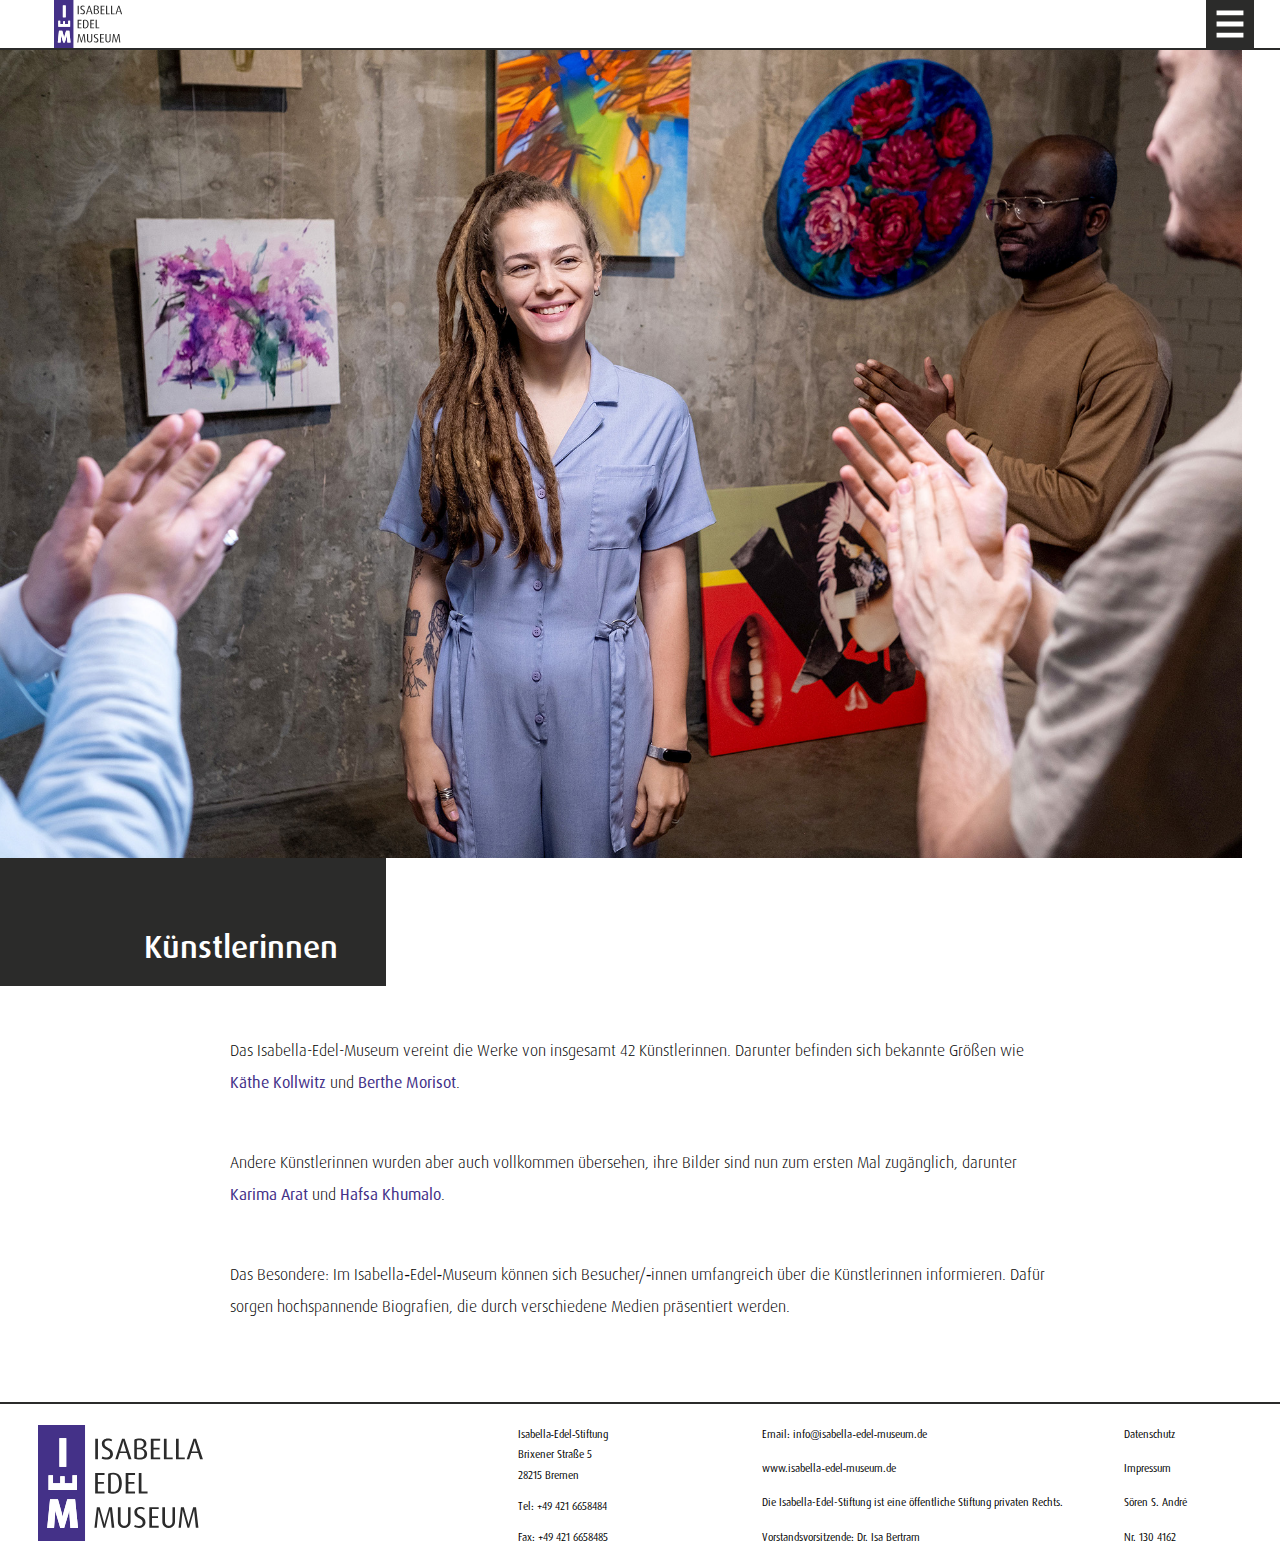
<file: website_iem/html/artist.html>
<!doctype html>
<html lang="de">
	<head>
		<meta charset="UTF-8">
		<meta name="viewport" content="width=device-width, initial-scale=1.0">
		<link rel="stylesheet" href="../css/style.css">
		<link rel="stylesheet" href="../css/artist.css">
		<link rel="shortcut icon" href="../image/icon/logo_short.svg" type="image/x-icon">
		<title>Isabella&#8209;Edel&#8209;Museum | Künstlerinnen</title>
	</head>
	<body>
		<!----------------------------->
		<!------------ nav ------------>
		<!----------------------------->
		<nav>
			<a href="../index.html">
				<svg class="logo" viewBox="0 0 500 352">
					<path d="M142.57 0H0V352H142.57V0Z" fill="#443188"/>
					<path d="M85.63 39.9022H64.9598V126.854H85.63V39.9022Z" fill="white"/>
					<path d="M85.63 39.9022H64.9598V126.854H85.63V39.9022Z" fill="white"/>
					<path d="M121.266 312.098L112.474 225.146H88.7443L77.0863 266.594C75.9563 270.761 75.3224 273.934 74.7161 277.963H74.4681C73.8342 273.906 73.2003 270.761 72.0703 266.594L60.4123 225.146H36.5726L27.9186 312.098H48.6165L51.8686 269.519C52.1166 265.738 52.2544 262.179 52.2544 259.033H52.5025C53.1364 261.82 54.0183 265.49 55.1483 269.519L67.578 312.098H79.2636L92.0516 269.519C92.7957 266.98 93.5674 264.469 94.6974 259.033H94.9454C94.9454 262.565 95.0832 266.097 95.3313 269.519L98.2251 312.098H121.321H121.266Z" fill="white"/>
					<path d="M121.266 312.098L112.474 225.146H88.7443L77.0863 266.594C75.9563 270.761 75.3224 273.934 74.7161 277.963H74.4681C73.8342 273.906 73.2003 270.761 72.0703 266.594L60.4123 225.146H36.5726L27.9186 312.098H48.6165L51.8686 269.519C52.1166 265.738 52.2544 262.179 52.2544 259.033H52.5025C53.1364 261.82 54.0183 265.49 55.1483 269.519L67.578 312.098H79.2636L92.0516 269.519C92.7957 266.98 93.5674 264.469 94.6974 259.033H94.9454C94.9454 262.565 95.0832 266.097 95.3313 269.519L98.2251 312.098H121.321H121.266Z" fill="white"/>
					<path d="M118.179 152.379H104.509V176.386H80.7794V155.414H67.4953V176.386H45.5297V152.379H31.8597V196.944H118.179V152.379Z" fill="white"/>
					<path d="M118.179 152.379H104.509V176.386H80.7794V155.414H67.4953V176.386H45.5297V152.379H31.8597V196.944H118.179V152.379Z" fill="white"/>
					<path d="M486.358 311.132L479.137 249.375H470.4L457.915 293.913C457.199 296.424 456.758 298.576 456.317 301.557H456.151C455.71 298.604 455.269 296.452 454.553 293.913L442.068 249.375H433.414L426.111 311.132H433.166L437.989 264.883C438.154 262.896 438.347 260.661 438.43 257.626H438.595C439.312 261.13 439.67 262.565 440.277 264.883L453.202 311.132H458.466L471.558 264.883C472.191 262.648 472.991 259.06 473.239 257.626H473.404C473.487 260.219 473.569 262.648 473.845 264.883L478.475 311.132H486.33H486.358ZM415.307 293.526V249.347H407.755V293.526C407.755 301.17 402.491 305.641 396.428 305.641C390.365 305.641 385.101 301.143 385.101 293.526V249.347H376.915V293.526C376.915 304.04 384.219 312.098 396.07 312.098C407.921 312.098 415.307 304.04 415.307 293.526ZM365.919 311.132V305.585H345.689V281.964H363.879V276.5H345.689V254.949H365.919V249.402H337.504V311.16H365.919V311.132ZM325.901 294.879C325.901 274.044 300.242 278.984 300.242 263.972C300.242 257.681 304.266 254.093 311.129 254.093C314.794 254.093 318.873 255.252 321.464 256.88L323.614 251.858C320.306 249.899 315.594 248.464 310.495 248.464C299.526 248.464 292.14 254.838 292.14 264.524C292.14 284.724 317.523 280.06 317.523 295.32C317.523 301.336 313.416 305.917 305.837 305.917C301.455 305.917 297.101 305.006 293.821 303.047L291.423 308.621C295.171 310.856 300.683 312.015 306.471 312.015C318.239 312.015 325.901 304.758 325.901 294.879ZM280.619 293.526V249.347H273.04V293.526C273.04 301.17 267.776 305.641 261.713 305.641C255.65 305.641 250.386 301.143 250.386 293.526V249.347H242.2V293.526C242.2 304.04 249.504 312.098 261.355 312.098C273.206 312.098 280.619 304.04 280.619 293.526ZM231.397 311.132L224.176 249.375H215.439L202.954 293.913C202.238 296.424 201.797 298.576 201.356 301.557H201.191C200.75 298.604 200.309 296.452 199.592 293.913L187.107 249.375H178.453L171.15 311.132H178.205L183.028 264.883C183.194 262.896 183.387 260.661 183.469 257.626H183.635C184.351 261.13 184.709 262.565 185.316 264.883L198.242 311.132H203.506L216.624 264.883C217.258 262.648 218.057 259.06 218.305 257.626H218.471C218.554 260.219 218.636 262.648 218.912 264.883L223.542 311.132H231.397Z" fill="#2B2B2B"/>
					<path d="M332.13 207.458V201.912H313.664V145.701H305.479V207.458H332.13ZM294.234 207.458V201.912H274.005V178.29H292.195V172.827H274.005V151.275H294.234V145.728H265.82V207.486H294.234V207.458ZM245.756 176.386C245.756 193.192 240.133 202.601 228.723 202.601C225.774 202.601 222.467 202.049 220.786 201.332V151.496C222.495 150.778 225.774 150.226 228.723 150.226C240.133 150.226 245.756 159.553 245.756 176.359M254.134 176.579C254.134 156.739 244.708 144.79 228.558 144.79C223.018 144.79 217.231 145.866 212.683 148.102V205.03C217.231 207.265 223.018 208.341 228.558 208.341C244.708 208.341 254.134 196.42 254.134 176.552M201.714 207.458V201.912H181.485V178.29H199.675V172.827H181.485V151.275H201.714V145.728H173.3V207.486H201.714V207.458Z" fill="#2B2B2B"/>
					<path d="M484.125 80.1907H465.935L473.156 56.8455C473.955 54.2516 474.672 50.9126 475.03 48.843H475.196C475.554 51.1885 476.27 54.5827 476.987 56.8455L484.125 80.1907ZM500 103.784L479.219 42.027H471.475L450.805 103.784H458.549L464.337 85.1026H485.641L491.346 103.784H500ZM444.989 103.784V98.2378H426.524V42.027H418.339V103.784H444.989ZM408.362 103.784V98.2378H389.896V42.027H381.711V103.784H408.362ZM370.466 103.784V98.2378H350.237V74.6166H368.427V69.1528H350.237V47.6012H370.466V42.0546H342.052V103.812H370.466V103.784ZM322.704 87.1998C322.704 96.0854 316.365 99.5071 308.263 99.5071C304.955 99.5071 301.924 99.1484 299.691 98.155V73.3748H304.321C316.641 73.3748 322.704 77.514 322.704 87.1998ZM320.747 57.2042C320.747 65.2067 315.842 69.2356 304.321 69.2356H299.691V47.408C302.006 46.4974 304.955 46.0559 307.822 46.0559C316.834 46.0559 320.747 50.1951 320.747 57.2042ZM330.89 87.0894C330.89 78.7282 324.22 72.5469 316.806 71.112V70.9188C323.862 69.1252 328.575 64.3789 328.575 56.6247C328.575 47.546 321.464 41.0888 307.987 41.0888C301.924 41.0888 296.301 42.2478 291.947 44.4002V101.328C296.136 103.481 302.282 104.64 308.704 104.64C321.464 104.64 330.89 99.4519 330.89 87.0342M267.501 80.1907H249.311L256.532 56.8455C257.331 54.2516 258.048 50.9126 258.406 48.843H258.571C258.929 51.1885 259.646 54.5827 260.363 56.8455L267.501 80.1907ZM283.376 103.784L262.595 42.027H254.851L234.18 103.784H241.925L247.712 85.1026H269.017L274.722 103.784H283.376ZM227.29 87.5585C227.29 66.7244 201.604 71.6639 201.604 56.6523C201.604 50.3607 205.628 46.7733 212.49 46.7733C216.156 46.7733 220.262 47.9323 222.825 49.5604L224.975 44.5382C221.668 42.5789 216.955 41.144 211.884 41.144C200.915 41.144 193.529 47.5184 193.529 57.2042C193.529 77.4036 218.912 72.7401 218.912 88.0001C218.912 94.0157 214.805 98.5965 207.226 98.5965C202.844 98.5965 198.49 97.6859 195.21 95.7266L192.812 101.301C196.56 103.536 202.072 104.695 207.86 104.695C219.628 104.695 227.29 97.4375 227.29 87.5585ZM181.76 42.027H173.575V103.784H181.76V42.027Z" fill="#2B2B2B"/>
				</svg><!--logo-->
			</a>
			<input type="checkbox" id="sidebar-toggle">
			<label for="sidebar-toggle" id="sidebar-open">
				<svg viewBox="0 0 100 100">
					<path d="M0 0V100H100V0H0ZM78 78H22V68H78V78ZM78 55H22V45H78V55ZM78 32H22V22H78V32Z" fill="black"/>
				</svg>
			</label><!--sidebar-open-->
			<label for="sidebar-toggle" id="sidebar-overlay"></label><!--sidebar-overlay-->
			<flex>
				<label for="sidebar-toggle" id="sidebar-close">
					<svg width="100" height="100" viewBox="0 0 100 100" fill="none" xmlns="http://www.w3.org/2000/svg">
						<path d="M0 0V100H100V0H0ZM87.07 72.93L72.93 87.07L50 64.14L27.07 87.07L12.93 72.93L35.86 50L12.93 27.07L27.07 12.93L50 35.86L72.93 12.93L87.07 27.07L64.14 50L87.07 72.93Z" fill="black"/>
					</svg>
				</label><!--sidebar-close-->
				<a href="founder.html">Die&nbsp;Gründerin</a>
				<a href="layout.html">Räume</a>
				<a href="cafe.html">Museumscafé</a>
				<a href="#">Veranstaltungen</a>
				<a href="artist.html">Künstlerinnen</a>
				<a href="ticket.html">Tickets</a>
			</flex>
		</nav>


		<!----------------------------------------->
		<!------------ section: artist ------------>
		<!----------------------------------------->
		<section id="artist">
			<div class="container"></div><!--container-->
			<div class="content">
				<h2>Künstlerinnen</h2>
				<flex>
					<p>Das Isabella-Edel-Museum vereint die Werke von insgesamt 42 Künstlerinnen. Darunter befinden sich bekannte Größen wie <span>Käthe&nbsp;Kollwitz</span> und <span>Berthe&nbsp;Morisot</span>.</p>
					<p>Andere Künstlerinnen wurden aber auch vollkommen übersehen, ihre Bilder sind nun zum ersten Mal zugänglich, darunter <span>Karima&nbsp;Arat</span> und <span>Hafsa&nbsp;Khumalo</span>.</p>
					<p>Das Besondere: Im Isabella&#8209;Edel&#8209;Museum können sich Besucher/&#8209;innen umfangreich über die Künstlerinnen informieren. Dafür sorgen hochspannende Biografien, die durch verschiedene Medien präsentiert werden.</p>
				</flex>
			</div><!--content-->
		</section><!--artist-->


		<!-------------------------------->
		<!------------ footer ------------>
		<!-------------------------------->
		<footer>
			<a href="../index.html">
				<svg class="logo" viewBox="0 0 500 352">
					<path d="M142.57 0H0V352H142.57V0Z" fill="#443188"/>
					<path d="M85.63 39.9022H64.9598V126.854H85.63V39.9022Z" fill="white"/>
					<path d="M85.63 39.9022H64.9598V126.854H85.63V39.9022Z" fill="white"/>
					<path d="M121.266 312.098L112.474 225.146H88.7443L77.0863 266.594C75.9563 270.761 75.3224 273.934 74.7161 277.963H74.4681C73.8342 273.906 73.2003 270.761 72.0703 266.594L60.4123 225.146H36.5726L27.9186 312.098H48.6165L51.8686 269.519C52.1166 265.738 52.2544 262.179 52.2544 259.033H52.5025C53.1364 261.82 54.0183 265.49 55.1483 269.519L67.578 312.098H79.2636L92.0516 269.519C92.7957 266.98 93.5674 264.469 94.6974 259.033H94.9454C94.9454 262.565 95.0832 266.097 95.3313 269.519L98.2251 312.098H121.321H121.266Z" fill="white"/>
					<path d="M121.266 312.098L112.474 225.146H88.7443L77.0863 266.594C75.9563 270.761 75.3224 273.934 74.7161 277.963H74.4681C73.8342 273.906 73.2003 270.761 72.0703 266.594L60.4123 225.146H36.5726L27.9186 312.098H48.6165L51.8686 269.519C52.1166 265.738 52.2544 262.179 52.2544 259.033H52.5025C53.1364 261.82 54.0183 265.49 55.1483 269.519L67.578 312.098H79.2636L92.0516 269.519C92.7957 266.98 93.5674 264.469 94.6974 259.033H94.9454C94.9454 262.565 95.0832 266.097 95.3313 269.519L98.2251 312.098H121.321H121.266Z" fill="white"/>
					<path d="M118.179 152.379H104.509V176.386H80.7794V155.414H67.4953V176.386H45.5297V152.379H31.8597V196.944H118.179V152.379Z" fill="white"/>
					<path d="M118.179 152.379H104.509V176.386H80.7794V155.414H67.4953V176.386H45.5297V152.379H31.8597V196.944H118.179V152.379Z" fill="white"/>
					<path d="M486.358 311.132L479.137 249.375H470.4L457.915 293.913C457.199 296.424 456.758 298.576 456.317 301.557H456.151C455.71 298.604 455.269 296.452 454.553 293.913L442.068 249.375H433.414L426.111 311.132H433.166L437.989 264.883C438.154 262.896 438.347 260.661 438.43 257.626H438.595C439.312 261.13 439.67 262.565 440.277 264.883L453.202 311.132H458.466L471.558 264.883C472.191 262.648 472.991 259.06 473.239 257.626H473.404C473.487 260.219 473.569 262.648 473.845 264.883L478.475 311.132H486.33H486.358ZM415.307 293.526V249.347H407.755V293.526C407.755 301.17 402.491 305.641 396.428 305.641C390.365 305.641 385.101 301.143 385.101 293.526V249.347H376.915V293.526C376.915 304.04 384.219 312.098 396.07 312.098C407.921 312.098 415.307 304.04 415.307 293.526ZM365.919 311.132V305.585H345.689V281.964H363.879V276.5H345.689V254.949H365.919V249.402H337.504V311.16H365.919V311.132ZM325.901 294.879C325.901 274.044 300.242 278.984 300.242 263.972C300.242 257.681 304.266 254.093 311.129 254.093C314.794 254.093 318.873 255.252 321.464 256.88L323.614 251.858C320.306 249.899 315.594 248.464 310.495 248.464C299.526 248.464 292.14 254.838 292.14 264.524C292.14 284.724 317.523 280.06 317.523 295.32C317.523 301.336 313.416 305.917 305.837 305.917C301.455 305.917 297.101 305.006 293.821 303.047L291.423 308.621C295.171 310.856 300.683 312.015 306.471 312.015C318.239 312.015 325.901 304.758 325.901 294.879ZM280.619 293.526V249.347H273.04V293.526C273.04 301.17 267.776 305.641 261.713 305.641C255.65 305.641 250.386 301.143 250.386 293.526V249.347H242.2V293.526C242.2 304.04 249.504 312.098 261.355 312.098C273.206 312.098 280.619 304.04 280.619 293.526ZM231.397 311.132L224.176 249.375H215.439L202.954 293.913C202.238 296.424 201.797 298.576 201.356 301.557H201.191C200.75 298.604 200.309 296.452 199.592 293.913L187.107 249.375H178.453L171.15 311.132H178.205L183.028 264.883C183.194 262.896 183.387 260.661 183.469 257.626H183.635C184.351 261.13 184.709 262.565 185.316 264.883L198.242 311.132H203.506L216.624 264.883C217.258 262.648 218.057 259.06 218.305 257.626H218.471C218.554 260.219 218.636 262.648 218.912 264.883L223.542 311.132H231.397Z" fill="#2B2B2B"/>
					<path d="M332.13 207.458V201.912H313.664V145.701H305.479V207.458H332.13ZM294.234 207.458V201.912H274.005V178.29H292.195V172.827H274.005V151.275H294.234V145.728H265.82V207.486H294.234V207.458ZM245.756 176.386C245.756 193.192 240.133 202.601 228.723 202.601C225.774 202.601 222.467 202.049 220.786 201.332V151.496C222.495 150.778 225.774 150.226 228.723 150.226C240.133 150.226 245.756 159.553 245.756 176.359M254.134 176.579C254.134 156.739 244.708 144.79 228.558 144.79C223.018 144.79 217.231 145.866 212.683 148.102V205.03C217.231 207.265 223.018 208.341 228.558 208.341C244.708 208.341 254.134 196.42 254.134 176.552M201.714 207.458V201.912H181.485V178.29H199.675V172.827H181.485V151.275H201.714V145.728H173.3V207.486H201.714V207.458Z" fill="#2B2B2B"/>
					<path d="M484.125 80.1907H465.935L473.156 56.8455C473.955 54.2516 474.672 50.9126 475.03 48.843H475.196C475.554 51.1885 476.27 54.5827 476.987 56.8455L484.125 80.1907ZM500 103.784L479.219 42.027H471.475L450.805 103.784H458.549L464.337 85.1026H485.641L491.346 103.784H500ZM444.989 103.784V98.2378H426.524V42.027H418.339V103.784H444.989ZM408.362 103.784V98.2378H389.896V42.027H381.711V103.784H408.362ZM370.466 103.784V98.2378H350.237V74.6166H368.427V69.1528H350.237V47.6012H370.466V42.0546H342.052V103.812H370.466V103.784ZM322.704 87.1998C322.704 96.0854 316.365 99.5071 308.263 99.5071C304.955 99.5071 301.924 99.1484 299.691 98.155V73.3748H304.321C316.641 73.3748 322.704 77.514 322.704 87.1998ZM320.747 57.2042C320.747 65.2067 315.842 69.2356 304.321 69.2356H299.691V47.408C302.006 46.4974 304.955 46.0559 307.822 46.0559C316.834 46.0559 320.747 50.1951 320.747 57.2042ZM330.89 87.0894C330.89 78.7282 324.22 72.5469 316.806 71.112V70.9188C323.862 69.1252 328.575 64.3789 328.575 56.6247C328.575 47.546 321.464 41.0888 307.987 41.0888C301.924 41.0888 296.301 42.2478 291.947 44.4002V101.328C296.136 103.481 302.282 104.64 308.704 104.64C321.464 104.64 330.89 99.4519 330.89 87.0342M267.501 80.1907H249.311L256.532 56.8455C257.331 54.2516 258.048 50.9126 258.406 48.843H258.571C258.929 51.1885 259.646 54.5827 260.363 56.8455L267.501 80.1907ZM283.376 103.784L262.595 42.027H254.851L234.18 103.784H241.925L247.712 85.1026H269.017L274.722 103.784H283.376ZM227.29 87.5585C227.29 66.7244 201.604 71.6639 201.604 56.6523C201.604 50.3607 205.628 46.7733 212.49 46.7733C216.156 46.7733 220.262 47.9323 222.825 49.5604L224.975 44.5382C221.668 42.5789 216.955 41.144 211.884 41.144C200.915 41.144 193.529 47.5184 193.529 57.2042C193.529 77.4036 218.912 72.7401 218.912 88.0001C218.912 94.0157 214.805 98.5965 207.226 98.5965C202.844 98.5965 198.49 97.6859 195.21 95.7266L192.812 101.301C196.56 103.536 202.072 104.695 207.86 104.695C219.628 104.695 227.29 97.4375 227.29 87.5585ZM181.76 42.027H173.575V103.784H181.76V42.027Z" fill="#2B2B2B"/>
				</svg><!--logo-->
			</a>
			<div>
				<a href="https://www.google.com/maps/place/Brixener+Str.+5,+28215+Bremen/@53.1003205,8.8108661,17z/data=!3m1!4b1!4m6!3m5!1s0x47b128642765b4ed:0xab77583e3bedbc07!8m2!3d53.1003173!4d8.813441!16s%2Fg%2F11c5f4b5nb?entry=ttu&g_ep=EgoyMDI1MDExNS4wIKXMDSoASAFQAw%3D%3D" target="_blank">
					Isabella&#8209;Edel&#8209;Stiftung
					<br>
					Brixener Straße 5
					<br>
					28215 Bremen
				</a>
				<a href="tel:+494216658484">Tel: +49 421 6658484</a>
				<p>Fax: +49 421 6658485</p>
			</div>
			<div>
				<a href="mailto:info@isabella-edel-museum.de">Email: info@isabella&#8209;edel&#8209;museum.de</a>
				<a href="www.isabella-edel-museum.de" target="_blank">www.isabella&#8209;edel&#8209;museum.de</a>
				<p>Die Isabella-Edel-Stiftung ist eine öffentliche Stiftung privaten Rechts.</p>
				<p>Vorstandsvorsitzende: Dr. Isa Bertram</p>
			</div>
			<div>
				<a href="#">Datenschutz</a>
				<a href="#">Impressum</a>
				<p>Sören S. André</p>
				<p>Nr. 130 4162</p>
			</div>
		</footer>
	</body>
</html>
</file>
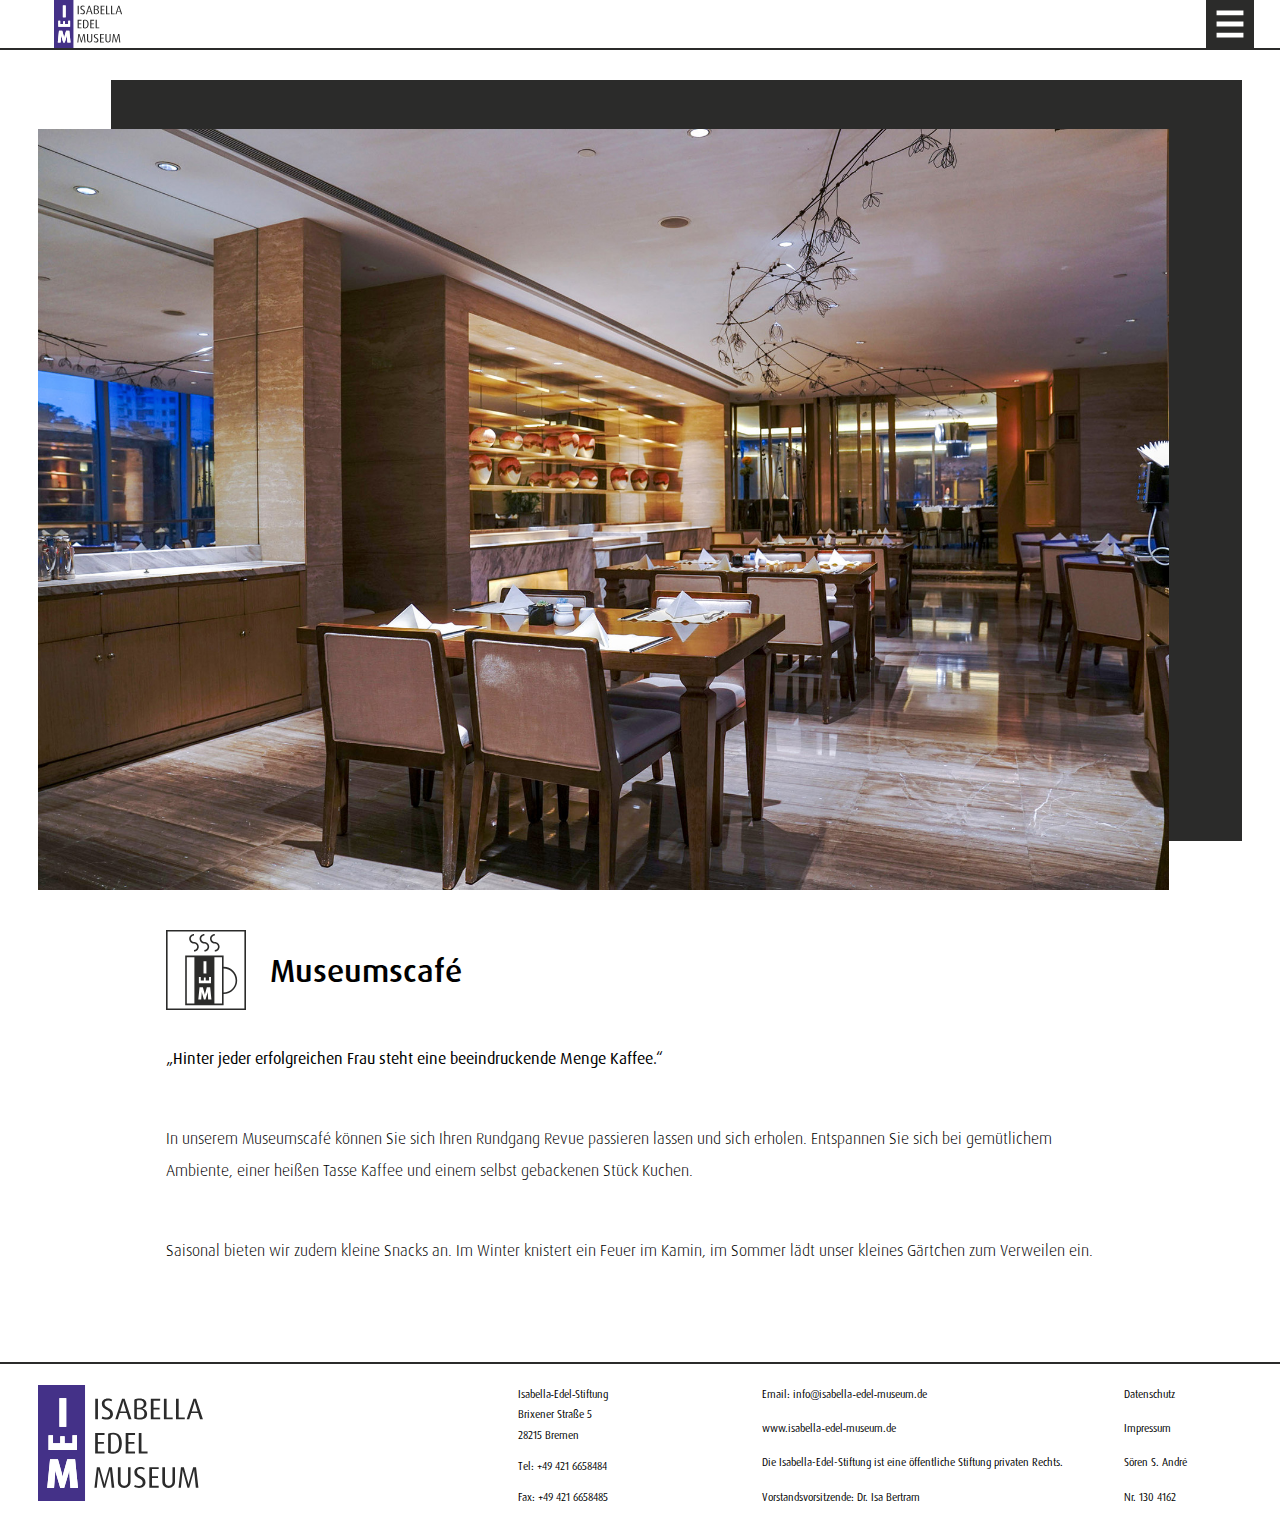
<file: website_iem/html/cafe.html>
<!doctype html>
<html lang="de">
	<head>
		<meta charset="utf-8">
		<meta name="viewport" content="width=device-width, initial-scale=1.0">
		<link rel="stylesheet" href="../css/style.css">
		<link rel="stylesheet" href="../css/cafe.css">
		<link rel="shortcut icon" href="../image/icon/logo_short.svg" type="image/x-icon">
		<title>Isabella&#8209;Edel&#8209;Museum | Museumscafé</title>
	</head>
	<body>
		<!----------------------------->
		<!------------ nav ------------>
		<!----------------------------->
		<nav>
			<a href="../index.html">
				<svg class="logo" viewBox="0 0 500 352">
					<path d="M142.57 0H0V352H142.57V0Z" fill="#443188"/>
					<path d="M85.63 39.9022H64.9598V126.854H85.63V39.9022Z" fill="white"/>
					<path d="M85.63 39.9022H64.9598V126.854H85.63V39.9022Z" fill="white"/>
					<path d="M121.266 312.098L112.474 225.146H88.7443L77.0863 266.594C75.9563 270.761 75.3224 273.934 74.7161 277.963H74.4681C73.8342 273.906 73.2003 270.761 72.0703 266.594L60.4123 225.146H36.5726L27.9186 312.098H48.6165L51.8686 269.519C52.1166 265.738 52.2544 262.179 52.2544 259.033H52.5025C53.1364 261.82 54.0183 265.49 55.1483 269.519L67.578 312.098H79.2636L92.0516 269.519C92.7957 266.98 93.5674 264.469 94.6974 259.033H94.9454C94.9454 262.565 95.0832 266.097 95.3313 269.519L98.2251 312.098H121.321H121.266Z" fill="white"/>
					<path d="M121.266 312.098L112.474 225.146H88.7443L77.0863 266.594C75.9563 270.761 75.3224 273.934 74.7161 277.963H74.4681C73.8342 273.906 73.2003 270.761 72.0703 266.594L60.4123 225.146H36.5726L27.9186 312.098H48.6165L51.8686 269.519C52.1166 265.738 52.2544 262.179 52.2544 259.033H52.5025C53.1364 261.82 54.0183 265.49 55.1483 269.519L67.578 312.098H79.2636L92.0516 269.519C92.7957 266.98 93.5674 264.469 94.6974 259.033H94.9454C94.9454 262.565 95.0832 266.097 95.3313 269.519L98.2251 312.098H121.321H121.266Z" fill="white"/>
					<path d="M118.179 152.379H104.509V176.386H80.7794V155.414H67.4953V176.386H45.5297V152.379H31.8597V196.944H118.179V152.379Z" fill="white"/>
					<path d="M118.179 152.379H104.509V176.386H80.7794V155.414H67.4953V176.386H45.5297V152.379H31.8597V196.944H118.179V152.379Z" fill="white"/>
					<path d="M486.358 311.132L479.137 249.375H470.4L457.915 293.913C457.199 296.424 456.758 298.576 456.317 301.557H456.151C455.71 298.604 455.269 296.452 454.553 293.913L442.068 249.375H433.414L426.111 311.132H433.166L437.989 264.883C438.154 262.896 438.347 260.661 438.43 257.626H438.595C439.312 261.13 439.67 262.565 440.277 264.883L453.202 311.132H458.466L471.558 264.883C472.191 262.648 472.991 259.06 473.239 257.626H473.404C473.487 260.219 473.569 262.648 473.845 264.883L478.475 311.132H486.33H486.358ZM415.307 293.526V249.347H407.755V293.526C407.755 301.17 402.491 305.641 396.428 305.641C390.365 305.641 385.101 301.143 385.101 293.526V249.347H376.915V293.526C376.915 304.04 384.219 312.098 396.07 312.098C407.921 312.098 415.307 304.04 415.307 293.526ZM365.919 311.132V305.585H345.689V281.964H363.879V276.5H345.689V254.949H365.919V249.402H337.504V311.16H365.919V311.132ZM325.901 294.879C325.901 274.044 300.242 278.984 300.242 263.972C300.242 257.681 304.266 254.093 311.129 254.093C314.794 254.093 318.873 255.252 321.464 256.88L323.614 251.858C320.306 249.899 315.594 248.464 310.495 248.464C299.526 248.464 292.14 254.838 292.14 264.524C292.14 284.724 317.523 280.06 317.523 295.32C317.523 301.336 313.416 305.917 305.837 305.917C301.455 305.917 297.101 305.006 293.821 303.047L291.423 308.621C295.171 310.856 300.683 312.015 306.471 312.015C318.239 312.015 325.901 304.758 325.901 294.879ZM280.619 293.526V249.347H273.04V293.526C273.04 301.17 267.776 305.641 261.713 305.641C255.65 305.641 250.386 301.143 250.386 293.526V249.347H242.2V293.526C242.2 304.04 249.504 312.098 261.355 312.098C273.206 312.098 280.619 304.04 280.619 293.526ZM231.397 311.132L224.176 249.375H215.439L202.954 293.913C202.238 296.424 201.797 298.576 201.356 301.557H201.191C200.75 298.604 200.309 296.452 199.592 293.913L187.107 249.375H178.453L171.15 311.132H178.205L183.028 264.883C183.194 262.896 183.387 260.661 183.469 257.626H183.635C184.351 261.13 184.709 262.565 185.316 264.883L198.242 311.132H203.506L216.624 264.883C217.258 262.648 218.057 259.06 218.305 257.626H218.471C218.554 260.219 218.636 262.648 218.912 264.883L223.542 311.132H231.397Z" fill="#2B2B2B"/>
					<path d="M332.13 207.458V201.912H313.664V145.701H305.479V207.458H332.13ZM294.234 207.458V201.912H274.005V178.29H292.195V172.827H274.005V151.275H294.234V145.728H265.82V207.486H294.234V207.458ZM245.756 176.386C245.756 193.192 240.133 202.601 228.723 202.601C225.774 202.601 222.467 202.049 220.786 201.332V151.496C222.495 150.778 225.774 150.226 228.723 150.226C240.133 150.226 245.756 159.553 245.756 176.359M254.134 176.579C254.134 156.739 244.708 144.79 228.558 144.79C223.018 144.79 217.231 145.866 212.683 148.102V205.03C217.231 207.265 223.018 208.341 228.558 208.341C244.708 208.341 254.134 196.42 254.134 176.552M201.714 207.458V201.912H181.485V178.29H199.675V172.827H181.485V151.275H201.714V145.728H173.3V207.486H201.714V207.458Z" fill="#2B2B2B"/>
					<path d="M484.125 80.1907H465.935L473.156 56.8455C473.955 54.2516 474.672 50.9126 475.03 48.843H475.196C475.554 51.1885 476.27 54.5827 476.987 56.8455L484.125 80.1907ZM500 103.784L479.219 42.027H471.475L450.805 103.784H458.549L464.337 85.1026H485.641L491.346 103.784H500ZM444.989 103.784V98.2378H426.524V42.027H418.339V103.784H444.989ZM408.362 103.784V98.2378H389.896V42.027H381.711V103.784H408.362ZM370.466 103.784V98.2378H350.237V74.6166H368.427V69.1528H350.237V47.6012H370.466V42.0546H342.052V103.812H370.466V103.784ZM322.704 87.1998C322.704 96.0854 316.365 99.5071 308.263 99.5071C304.955 99.5071 301.924 99.1484 299.691 98.155V73.3748H304.321C316.641 73.3748 322.704 77.514 322.704 87.1998ZM320.747 57.2042C320.747 65.2067 315.842 69.2356 304.321 69.2356H299.691V47.408C302.006 46.4974 304.955 46.0559 307.822 46.0559C316.834 46.0559 320.747 50.1951 320.747 57.2042ZM330.89 87.0894C330.89 78.7282 324.22 72.5469 316.806 71.112V70.9188C323.862 69.1252 328.575 64.3789 328.575 56.6247C328.575 47.546 321.464 41.0888 307.987 41.0888C301.924 41.0888 296.301 42.2478 291.947 44.4002V101.328C296.136 103.481 302.282 104.64 308.704 104.64C321.464 104.64 330.89 99.4519 330.89 87.0342M267.501 80.1907H249.311L256.532 56.8455C257.331 54.2516 258.048 50.9126 258.406 48.843H258.571C258.929 51.1885 259.646 54.5827 260.363 56.8455L267.501 80.1907ZM283.376 103.784L262.595 42.027H254.851L234.18 103.784H241.925L247.712 85.1026H269.017L274.722 103.784H283.376ZM227.29 87.5585C227.29 66.7244 201.604 71.6639 201.604 56.6523C201.604 50.3607 205.628 46.7733 212.49 46.7733C216.156 46.7733 220.262 47.9323 222.825 49.5604L224.975 44.5382C221.668 42.5789 216.955 41.144 211.884 41.144C200.915 41.144 193.529 47.5184 193.529 57.2042C193.529 77.4036 218.912 72.7401 218.912 88.0001C218.912 94.0157 214.805 98.5965 207.226 98.5965C202.844 98.5965 198.49 97.6859 195.21 95.7266L192.812 101.301C196.56 103.536 202.072 104.695 207.86 104.695C219.628 104.695 227.29 97.4375 227.29 87.5585ZM181.76 42.027H173.575V103.784H181.76V42.027Z" fill="#2B2B2B"/>
				</svg><!--logo-->
			</a>
			<input type="checkbox" id="sidebar-toggle">
			<label for="sidebar-toggle" id="sidebar-open">
				<svg viewBox="0 0 100 100">
					<path d="M0 0V100H100V0H0ZM78 78H22V68H78V78ZM78 55H22V45H78V55ZM78 32H22V22H78V32Z" fill="black"/>
				</svg>
			</label><!--sidebar-open-->
			<label for="sidebar-toggle" id="sidebar-overlay"></label><!--sidebar-overlay-->
			<flex>
				<label for="sidebar-toggle" id="sidebar-close">
					<svg width="100" height="100" viewBox="0 0 100 100" fill="none" xmlns="http://www.w3.org/2000/svg">
						<path d="M0 0V100H100V0H0ZM87.07 72.93L72.93 87.07L50 64.14L27.07 87.07L12.93 72.93L35.86 50L12.93 27.07L27.07 12.93L50 35.86L72.93 12.93L87.07 27.07L64.14 50L87.07 72.93Z" fill="black"/>
					</svg>
				</label><!--sidebar-close-->
				<a href="founder.html">Die&nbsp;Gründerin</a>
				<a href="layout.html">Räume</a>
				<a href="cafe.html">Museumscafé</a>
				<a href="#">Veranstaltungen</a>
				<a href="artist.html">Künstlerinnen</a>
				<a href="ticket.html">Tickets</a>
			</flex>
		</nav>


		<!--------------------------------------->
		<!------------ section: cafe ------------>
		<!--------------------------------------->
		<section id="cafe">
			<div class="container">
				<div class="image-box"></div><!--image-box-->
				<div class="background-box"></div><!--background-box-->
			</div><!--content-->
			<div class="content">
				<header>
					<svg viewBox="0 0 100 100">
						<path d="M99 1H1V99H99V1Z" fill="white"/>
						<path d="M98 2V98H2V2H98ZM100 0H0V100H100V0Z" fill="black"/>
						<path d="M72 46.01V32H24V94H72V79.99C81.37 79.99 88.99 72.37 88.99 63C88.99 53.63 81.37 46.01 72 46.01ZM46.89 39.03H50.52V54.34H46.89V39.03ZM41.09 58.84H43.48V63.07H47.34V59.37H49.66V63.07H53.83V58.84H56.22V66.69H41.09V58.84ZM35.5 92H26V34H35.5V92ZM52.72 86.97L52.22 79.47C52.17 78.87 52.15 78.25 52.15 77.63H52.11C51.91 78.58 51.77 79.02 51.64 79.47L49.4 86.97H47.35L45.17 79.47C44.97 78.76 44.82 78.12 44.71 77.63H44.66C44.66 78.18 44.64 78.81 44.6 79.47L44.03 86.97H40.4L41.91 71.66H46.09L48.14 78.96C48.34 79.69 48.45 80.24 48.56 80.96H48.6C48.71 80.25 48.82 79.69 49.02 78.96L51.06 71.66H55.22L56.76 86.97H52.72ZM70 92H60.5V34H70V92ZM72 78.01V47.99C80.28 47.99 87.01 54.72 87.01 63C87.01 71.28 80.28 78.01 72 78.01Z" fill="black"/>
						<path d="M66.99 21C66.99 24.3 64.3 26.99 61 26.99V25.01C63.21 25.01 65.01 23.21 65.01 21C65.01 18.79 63.21 16.99 61 16.99C57.7 16.99 55.01 14.3 55.01 11C55.01 7.70001 57.7 5.01001 61 5.01001V6.99001C58.79 6.99001 56.99 8.79001 56.99 11C56.99 13.21 58.79 15.01 61 15.01C64.3 15.01 66.99 17.7 66.99 21Z" fill="black"/>
						<path d="M40.99 21C40.99 24.3 38.3 26.99 35 26.99V25.01C37.21 25.01 39.01 23.21 39.01 21C39.01 18.79 37.21 16.99 35 16.99C31.7 16.99 29.01 14.3 29.01 11C29.01 7.70001 31.7 5.01001 35 5.01001V6.99001C32.79 6.99001 30.99 8.79001 30.99 11C30.99 13.21 32.79 15.01 35 15.01C38.3 15.01 40.99 17.7 40.99 21Z" fill="black"/>
						<path d="M53.99 21C53.99 24.3 51.3 26.99 48 26.99V25.01C50.21 25.01 52.01 23.21 52.01 21C52.01 18.79 50.21 16.99 48 16.99C44.7 16.99 42.01 14.3 42.01 11C42.01 7.70001 44.7 5.01001 48 5.01001V6.99001C45.79 6.99001 43.99 8.79001 43.99 11C43.99 13.21 45.79 15.01 48 15.01C51.3 15.01 53.99 17.7 53.99 21Z" fill="black"/>
					</svg>
					<h2>Museumscafé</h2>
				</header>
				<flex>
					<q>Hinter jeder erfolgreichen Frau steht eine beeindruckende Menge Kaffee.</q>
					<p>In unserem Museumscafé können Sie sich Ihren Rundgang Revue passieren lassen und sich erholen. Entspannen Sie sich bei gemütlichem Ambiente, einer heißen Tasse Kaffee und einem selbst gebackenen Stück Kuchen.</p>
					<p>Saisonal bieten wir zudem kleine Snacks an. Im Winter knistert ein Feuer im Kamin, im Sommer lädt unser kleines Gärtchen zum Verweilen ein.</p>
				</flex>
			</div><!--content-->
		</section><!--cafe-->


		<!-------------------------------->
		<!------------ footer ------------>
		<!-------------------------------->
		<footer>
			<a href="../index.html">
				<svg class="logo" viewBox="0 0 500 352">
					<path d="M142.57 0H0V352H142.57V0Z" fill="#443188"/>
					<path d="M85.63 39.9022H64.9598V126.854H85.63V39.9022Z" fill="white"/>
					<path d="M85.63 39.9022H64.9598V126.854H85.63V39.9022Z" fill="white"/>
					<path d="M121.266 312.098L112.474 225.146H88.7443L77.0863 266.594C75.9563 270.761 75.3224 273.934 74.7161 277.963H74.4681C73.8342 273.906 73.2003 270.761 72.0703 266.594L60.4123 225.146H36.5726L27.9186 312.098H48.6165L51.8686 269.519C52.1166 265.738 52.2544 262.179 52.2544 259.033H52.5025C53.1364 261.82 54.0183 265.49 55.1483 269.519L67.578 312.098H79.2636L92.0516 269.519C92.7957 266.98 93.5674 264.469 94.6974 259.033H94.9454C94.9454 262.565 95.0832 266.097 95.3313 269.519L98.2251 312.098H121.321H121.266Z" fill="white"/>
					<path d="M121.266 312.098L112.474 225.146H88.7443L77.0863 266.594C75.9563 270.761 75.3224 273.934 74.7161 277.963H74.4681C73.8342 273.906 73.2003 270.761 72.0703 266.594L60.4123 225.146H36.5726L27.9186 312.098H48.6165L51.8686 269.519C52.1166 265.738 52.2544 262.179 52.2544 259.033H52.5025C53.1364 261.82 54.0183 265.49 55.1483 269.519L67.578 312.098H79.2636L92.0516 269.519C92.7957 266.98 93.5674 264.469 94.6974 259.033H94.9454C94.9454 262.565 95.0832 266.097 95.3313 269.519L98.2251 312.098H121.321H121.266Z" fill="white"/>
					<path d="M118.179 152.379H104.509V176.386H80.7794V155.414H67.4953V176.386H45.5297V152.379H31.8597V196.944H118.179V152.379Z" fill="white"/>
					<path d="M118.179 152.379H104.509V176.386H80.7794V155.414H67.4953V176.386H45.5297V152.379H31.8597V196.944H118.179V152.379Z" fill="white"/>
					<path d="M486.358 311.132L479.137 249.375H470.4L457.915 293.913C457.199 296.424 456.758 298.576 456.317 301.557H456.151C455.71 298.604 455.269 296.452 454.553 293.913L442.068 249.375H433.414L426.111 311.132H433.166L437.989 264.883C438.154 262.896 438.347 260.661 438.43 257.626H438.595C439.312 261.13 439.67 262.565 440.277 264.883L453.202 311.132H458.466L471.558 264.883C472.191 262.648 472.991 259.06 473.239 257.626H473.404C473.487 260.219 473.569 262.648 473.845 264.883L478.475 311.132H486.33H486.358ZM415.307 293.526V249.347H407.755V293.526C407.755 301.17 402.491 305.641 396.428 305.641C390.365 305.641 385.101 301.143 385.101 293.526V249.347H376.915V293.526C376.915 304.04 384.219 312.098 396.07 312.098C407.921 312.098 415.307 304.04 415.307 293.526ZM365.919 311.132V305.585H345.689V281.964H363.879V276.5H345.689V254.949H365.919V249.402H337.504V311.16H365.919V311.132ZM325.901 294.879C325.901 274.044 300.242 278.984 300.242 263.972C300.242 257.681 304.266 254.093 311.129 254.093C314.794 254.093 318.873 255.252 321.464 256.88L323.614 251.858C320.306 249.899 315.594 248.464 310.495 248.464C299.526 248.464 292.14 254.838 292.14 264.524C292.14 284.724 317.523 280.06 317.523 295.32C317.523 301.336 313.416 305.917 305.837 305.917C301.455 305.917 297.101 305.006 293.821 303.047L291.423 308.621C295.171 310.856 300.683 312.015 306.471 312.015C318.239 312.015 325.901 304.758 325.901 294.879ZM280.619 293.526V249.347H273.04V293.526C273.04 301.17 267.776 305.641 261.713 305.641C255.65 305.641 250.386 301.143 250.386 293.526V249.347H242.2V293.526C242.2 304.04 249.504 312.098 261.355 312.098C273.206 312.098 280.619 304.04 280.619 293.526ZM231.397 311.132L224.176 249.375H215.439L202.954 293.913C202.238 296.424 201.797 298.576 201.356 301.557H201.191C200.75 298.604 200.309 296.452 199.592 293.913L187.107 249.375H178.453L171.15 311.132H178.205L183.028 264.883C183.194 262.896 183.387 260.661 183.469 257.626H183.635C184.351 261.13 184.709 262.565 185.316 264.883L198.242 311.132H203.506L216.624 264.883C217.258 262.648 218.057 259.06 218.305 257.626H218.471C218.554 260.219 218.636 262.648 218.912 264.883L223.542 311.132H231.397Z" fill="#2B2B2B"/>
					<path d="M332.13 207.458V201.912H313.664V145.701H305.479V207.458H332.13ZM294.234 207.458V201.912H274.005V178.29H292.195V172.827H274.005V151.275H294.234V145.728H265.82V207.486H294.234V207.458ZM245.756 176.386C245.756 193.192 240.133 202.601 228.723 202.601C225.774 202.601 222.467 202.049 220.786 201.332V151.496C222.495 150.778 225.774 150.226 228.723 150.226C240.133 150.226 245.756 159.553 245.756 176.359M254.134 176.579C254.134 156.739 244.708 144.79 228.558 144.79C223.018 144.79 217.231 145.866 212.683 148.102V205.03C217.231 207.265 223.018 208.341 228.558 208.341C244.708 208.341 254.134 196.42 254.134 176.552M201.714 207.458V201.912H181.485V178.29H199.675V172.827H181.485V151.275H201.714V145.728H173.3V207.486H201.714V207.458Z" fill="#2B2B2B"/>
					<path d="M484.125 80.1907H465.935L473.156 56.8455C473.955 54.2516 474.672 50.9126 475.03 48.843H475.196C475.554 51.1885 476.27 54.5827 476.987 56.8455L484.125 80.1907ZM500 103.784L479.219 42.027H471.475L450.805 103.784H458.549L464.337 85.1026H485.641L491.346 103.784H500ZM444.989 103.784V98.2378H426.524V42.027H418.339V103.784H444.989ZM408.362 103.784V98.2378H389.896V42.027H381.711V103.784H408.362ZM370.466 103.784V98.2378H350.237V74.6166H368.427V69.1528H350.237V47.6012H370.466V42.0546H342.052V103.812H370.466V103.784ZM322.704 87.1998C322.704 96.0854 316.365 99.5071 308.263 99.5071C304.955 99.5071 301.924 99.1484 299.691 98.155V73.3748H304.321C316.641 73.3748 322.704 77.514 322.704 87.1998ZM320.747 57.2042C320.747 65.2067 315.842 69.2356 304.321 69.2356H299.691V47.408C302.006 46.4974 304.955 46.0559 307.822 46.0559C316.834 46.0559 320.747 50.1951 320.747 57.2042ZM330.89 87.0894C330.89 78.7282 324.22 72.5469 316.806 71.112V70.9188C323.862 69.1252 328.575 64.3789 328.575 56.6247C328.575 47.546 321.464 41.0888 307.987 41.0888C301.924 41.0888 296.301 42.2478 291.947 44.4002V101.328C296.136 103.481 302.282 104.64 308.704 104.64C321.464 104.64 330.89 99.4519 330.89 87.0342M267.501 80.1907H249.311L256.532 56.8455C257.331 54.2516 258.048 50.9126 258.406 48.843H258.571C258.929 51.1885 259.646 54.5827 260.363 56.8455L267.501 80.1907ZM283.376 103.784L262.595 42.027H254.851L234.18 103.784H241.925L247.712 85.1026H269.017L274.722 103.784H283.376ZM227.29 87.5585C227.29 66.7244 201.604 71.6639 201.604 56.6523C201.604 50.3607 205.628 46.7733 212.49 46.7733C216.156 46.7733 220.262 47.9323 222.825 49.5604L224.975 44.5382C221.668 42.5789 216.955 41.144 211.884 41.144C200.915 41.144 193.529 47.5184 193.529 57.2042C193.529 77.4036 218.912 72.7401 218.912 88.0001C218.912 94.0157 214.805 98.5965 207.226 98.5965C202.844 98.5965 198.49 97.6859 195.21 95.7266L192.812 101.301C196.56 103.536 202.072 104.695 207.86 104.695C219.628 104.695 227.29 97.4375 227.29 87.5585ZM181.76 42.027H173.575V103.784H181.76V42.027Z" fill="#2B2B2B"/>
				</svg><!--logo-->
			</a>
			<div>
				<a href="https://www.google.com/maps/place/Brixener+Str.+5,+28215+Bremen/@53.1003205,8.8108661,17z/data=!3m1!4b1!4m6!3m5!1s0x47b128642765b4ed:0xab77583e3bedbc07!8m2!3d53.1003173!4d8.813441!16s%2Fg%2F11c5f4b5nb?entry=ttu&g_ep=EgoyMDI1MDExNS4wIKXMDSoASAFQAw%3D%3D" target="_blank">
					Isabella&#8209;Edel&#8209;Stiftung
					<br>
					Brixener Straße 5
					<br>
					28215 Bremen
				</a>
				<a href="tel:+494216658484">Tel: +49 421 6658484</a>
				<p>Fax: +49 421 6658485</p>
			</div>
			<div>
				<a href="mailto:info@isabella-edel-museum.de">Email: info@isabella&#8209;edel&#8209;museum.de</a>
				<a href="www.isabella-edel-museum.de" target="_blank">www.isabella&#8209;edel&#8209;museum.de</a>
				<p>Die Isabella-Edel-Stiftung ist eine öffentliche Stiftung privaten Rechts.</p>
				<p>Vorstandsvorsitzende: Dr. Isa Bertram</p>
			</div>
			<div>
				<a href="#">Datenschutz</a>
				<a href="#">Impressum</a>
				<p>Sören S. André</p>
				<p>Nr. 130 4162</p>
			</div>
		</footer>
	</body>
</html>
</file>
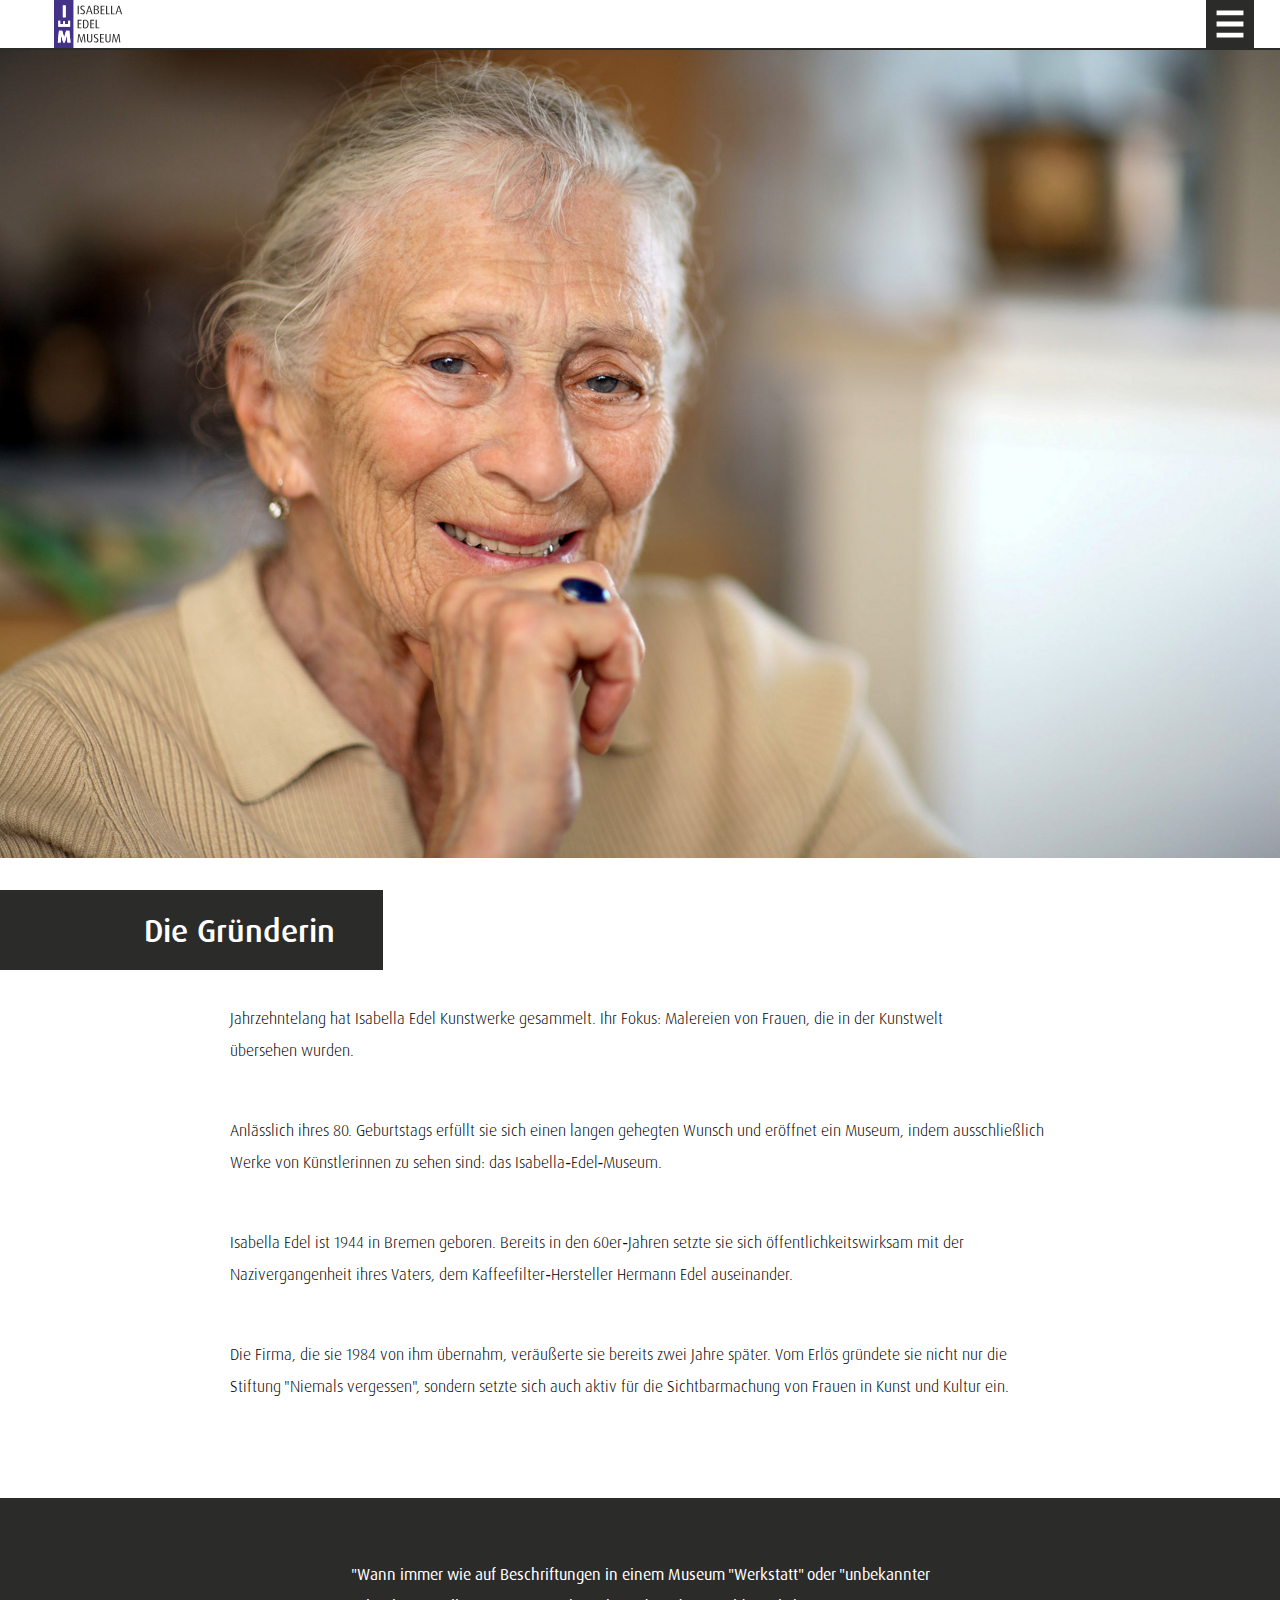
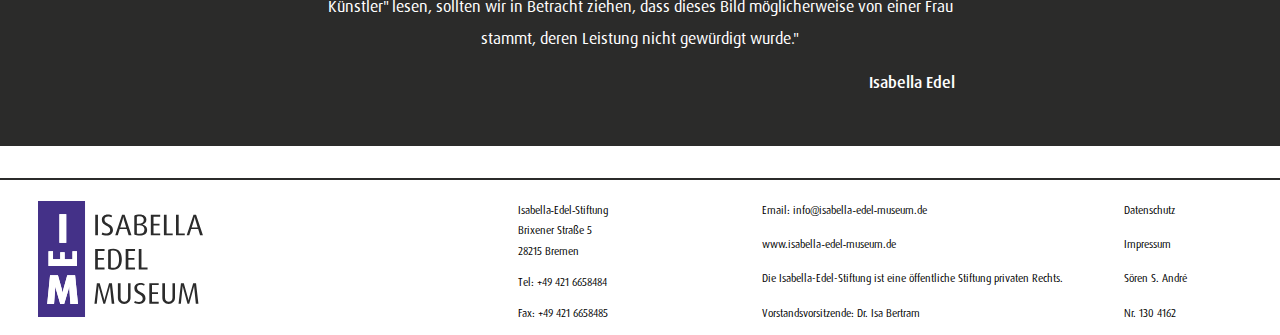
<file: website_iem/html/founder.html>
<!doctype html>
<html lang="de">
	<head>
		<meta charset="utf-8">
		<meta name="viewport" content="width=device-width, initial-scale=1.0">
		<link rel="stylesheet" href="../css/style.css">
		<link rel="stylesheet" href="../css/founder.css">
		<link rel="shortcut icon" href="../image/icon/logo_short.svg" type="image/x-icon">
		<title>Isabella&#8209;Edel&#8209;Museum | Die Gründerin</title>
	</head>
	<body>
		<!----------------------------->
		<!------------ nav ------------>
		<!----------------------------->
		<nav>
			<a href="../index.html">
				<svg class="logo" viewBox="0 0 500 352">
					<path d="M142.57 0H0V352H142.57V0Z" fill="#443188"/>
					<path d="M85.63 39.9022H64.9598V126.854H85.63V39.9022Z" fill="white"/>
					<path d="M85.63 39.9022H64.9598V126.854H85.63V39.9022Z" fill="white"/>
					<path d="M121.266 312.098L112.474 225.146H88.7443L77.0863 266.594C75.9563 270.761 75.3224 273.934 74.7161 277.963H74.4681C73.8342 273.906 73.2003 270.761 72.0703 266.594L60.4123 225.146H36.5726L27.9186 312.098H48.6165L51.8686 269.519C52.1166 265.738 52.2544 262.179 52.2544 259.033H52.5025C53.1364 261.82 54.0183 265.49 55.1483 269.519L67.578 312.098H79.2636L92.0516 269.519C92.7957 266.98 93.5674 264.469 94.6974 259.033H94.9454C94.9454 262.565 95.0832 266.097 95.3313 269.519L98.2251 312.098H121.321H121.266Z" fill="white"/>
					<path d="M121.266 312.098L112.474 225.146H88.7443L77.0863 266.594C75.9563 270.761 75.3224 273.934 74.7161 277.963H74.4681C73.8342 273.906 73.2003 270.761 72.0703 266.594L60.4123 225.146H36.5726L27.9186 312.098H48.6165L51.8686 269.519C52.1166 265.738 52.2544 262.179 52.2544 259.033H52.5025C53.1364 261.82 54.0183 265.49 55.1483 269.519L67.578 312.098H79.2636L92.0516 269.519C92.7957 266.98 93.5674 264.469 94.6974 259.033H94.9454C94.9454 262.565 95.0832 266.097 95.3313 269.519L98.2251 312.098H121.321H121.266Z" fill="white"/>
					<path d="M118.179 152.379H104.509V176.386H80.7794V155.414H67.4953V176.386H45.5297V152.379H31.8597V196.944H118.179V152.379Z" fill="white"/>
					<path d="M118.179 152.379H104.509V176.386H80.7794V155.414H67.4953V176.386H45.5297V152.379H31.8597V196.944H118.179V152.379Z" fill="white"/>
					<path d="M486.358 311.132L479.137 249.375H470.4L457.915 293.913C457.199 296.424 456.758 298.576 456.317 301.557H456.151C455.71 298.604 455.269 296.452 454.553 293.913L442.068 249.375H433.414L426.111 311.132H433.166L437.989 264.883C438.154 262.896 438.347 260.661 438.43 257.626H438.595C439.312 261.13 439.67 262.565 440.277 264.883L453.202 311.132H458.466L471.558 264.883C472.191 262.648 472.991 259.06 473.239 257.626H473.404C473.487 260.219 473.569 262.648 473.845 264.883L478.475 311.132H486.33H486.358ZM415.307 293.526V249.347H407.755V293.526C407.755 301.17 402.491 305.641 396.428 305.641C390.365 305.641 385.101 301.143 385.101 293.526V249.347H376.915V293.526C376.915 304.04 384.219 312.098 396.07 312.098C407.921 312.098 415.307 304.04 415.307 293.526ZM365.919 311.132V305.585H345.689V281.964H363.879V276.5H345.689V254.949H365.919V249.402H337.504V311.16H365.919V311.132ZM325.901 294.879C325.901 274.044 300.242 278.984 300.242 263.972C300.242 257.681 304.266 254.093 311.129 254.093C314.794 254.093 318.873 255.252 321.464 256.88L323.614 251.858C320.306 249.899 315.594 248.464 310.495 248.464C299.526 248.464 292.14 254.838 292.14 264.524C292.14 284.724 317.523 280.06 317.523 295.32C317.523 301.336 313.416 305.917 305.837 305.917C301.455 305.917 297.101 305.006 293.821 303.047L291.423 308.621C295.171 310.856 300.683 312.015 306.471 312.015C318.239 312.015 325.901 304.758 325.901 294.879ZM280.619 293.526V249.347H273.04V293.526C273.04 301.17 267.776 305.641 261.713 305.641C255.65 305.641 250.386 301.143 250.386 293.526V249.347H242.2V293.526C242.2 304.04 249.504 312.098 261.355 312.098C273.206 312.098 280.619 304.04 280.619 293.526ZM231.397 311.132L224.176 249.375H215.439L202.954 293.913C202.238 296.424 201.797 298.576 201.356 301.557H201.191C200.75 298.604 200.309 296.452 199.592 293.913L187.107 249.375H178.453L171.15 311.132H178.205L183.028 264.883C183.194 262.896 183.387 260.661 183.469 257.626H183.635C184.351 261.13 184.709 262.565 185.316 264.883L198.242 311.132H203.506L216.624 264.883C217.258 262.648 218.057 259.06 218.305 257.626H218.471C218.554 260.219 218.636 262.648 218.912 264.883L223.542 311.132H231.397Z" fill="#2B2B2B"/>
					<path d="M332.13 207.458V201.912H313.664V145.701H305.479V207.458H332.13ZM294.234 207.458V201.912H274.005V178.29H292.195V172.827H274.005V151.275H294.234V145.728H265.82V207.486H294.234V207.458ZM245.756 176.386C245.756 193.192 240.133 202.601 228.723 202.601C225.774 202.601 222.467 202.049 220.786 201.332V151.496C222.495 150.778 225.774 150.226 228.723 150.226C240.133 150.226 245.756 159.553 245.756 176.359M254.134 176.579C254.134 156.739 244.708 144.79 228.558 144.79C223.018 144.79 217.231 145.866 212.683 148.102V205.03C217.231 207.265 223.018 208.341 228.558 208.341C244.708 208.341 254.134 196.42 254.134 176.552M201.714 207.458V201.912H181.485V178.29H199.675V172.827H181.485V151.275H201.714V145.728H173.3V207.486H201.714V207.458Z" fill="#2B2B2B"/>
					<path d="M484.125 80.1907H465.935L473.156 56.8455C473.955 54.2516 474.672 50.9126 475.03 48.843H475.196C475.554 51.1885 476.27 54.5827 476.987 56.8455L484.125 80.1907ZM500 103.784L479.219 42.027H471.475L450.805 103.784H458.549L464.337 85.1026H485.641L491.346 103.784H500ZM444.989 103.784V98.2378H426.524V42.027H418.339V103.784H444.989ZM408.362 103.784V98.2378H389.896V42.027H381.711V103.784H408.362ZM370.466 103.784V98.2378H350.237V74.6166H368.427V69.1528H350.237V47.6012H370.466V42.0546H342.052V103.812H370.466V103.784ZM322.704 87.1998C322.704 96.0854 316.365 99.5071 308.263 99.5071C304.955 99.5071 301.924 99.1484 299.691 98.155V73.3748H304.321C316.641 73.3748 322.704 77.514 322.704 87.1998ZM320.747 57.2042C320.747 65.2067 315.842 69.2356 304.321 69.2356H299.691V47.408C302.006 46.4974 304.955 46.0559 307.822 46.0559C316.834 46.0559 320.747 50.1951 320.747 57.2042ZM330.89 87.0894C330.89 78.7282 324.22 72.5469 316.806 71.112V70.9188C323.862 69.1252 328.575 64.3789 328.575 56.6247C328.575 47.546 321.464 41.0888 307.987 41.0888C301.924 41.0888 296.301 42.2478 291.947 44.4002V101.328C296.136 103.481 302.282 104.64 308.704 104.64C321.464 104.64 330.89 99.4519 330.89 87.0342M267.501 80.1907H249.311L256.532 56.8455C257.331 54.2516 258.048 50.9126 258.406 48.843H258.571C258.929 51.1885 259.646 54.5827 260.363 56.8455L267.501 80.1907ZM283.376 103.784L262.595 42.027H254.851L234.18 103.784H241.925L247.712 85.1026H269.017L274.722 103.784H283.376ZM227.29 87.5585C227.29 66.7244 201.604 71.6639 201.604 56.6523C201.604 50.3607 205.628 46.7733 212.49 46.7733C216.156 46.7733 220.262 47.9323 222.825 49.5604L224.975 44.5382C221.668 42.5789 216.955 41.144 211.884 41.144C200.915 41.144 193.529 47.5184 193.529 57.2042C193.529 77.4036 218.912 72.7401 218.912 88.0001C218.912 94.0157 214.805 98.5965 207.226 98.5965C202.844 98.5965 198.49 97.6859 195.21 95.7266L192.812 101.301C196.56 103.536 202.072 104.695 207.86 104.695C219.628 104.695 227.29 97.4375 227.29 87.5585ZM181.76 42.027H173.575V103.784H181.76V42.027Z" fill="#2B2B2B"/>
				</svg><!--logo-->
			</a>
			<input type="checkbox" id="sidebar-toggle">
			<label for="sidebar-toggle" id="sidebar-open">
				<svg viewBox="0 0 100 100">
					<path d="M0 0V100H100V0H0ZM78 78H22V68H78V78ZM78 55H22V45H78V55ZM78 32H22V22H78V32Z" fill="black"/>
				</svg>
			</label><!--sidebar-open-->
			<label for="sidebar-toggle" id="sidebar-overlay"></label><!--sidebar-overlay-->
			<flex>
				<label for="sidebar-toggle" id="sidebar-close">
					<svg width="100" height="100" viewBox="0 0 100 100" fill="none" xmlns="http://www.w3.org/2000/svg">
						<path d="M0 0V100H100V0H0ZM87.07 72.93L72.93 87.07L50 64.14L27.07 87.07L12.93 72.93L35.86 50L12.93 27.07L27.07 12.93L50 35.86L72.93 12.93L87.07 27.07L64.14 50L87.07 72.93Z" fill="black"/>
					</svg>
				</label><!--sidebar-close-->
				<a href="founder.html">Die&nbsp;Gründerin</a>
				<a href="layout.html">Räume</a>
				<a href="cafe.html">Museumscafé</a>
				<a href="#">Veranstaltungen</a>
				<a href="artist.html">Künstlerinnen</a>
				<a href="ticket.html">Tickets</a>
			</flex>
		</nav>


		<!------------------------------------------>
		<!------------ section: founder ------------>
		<!------------------------------------------>
		<section id="founder">
			<div class="container"></div><!--container-->
			<div class="content">
				<h2>Die Gründerin</h2>
				<flex>
					<p>Jahrzehntelang hat Isabella Edel Kunstwerke gesammelt. Ihr Fokus: Malereien von Frauen, die in der Kunstwelt übersehen wurden.</p>
					<p>Anlässlich ihres 80. Geburtstags erfüllt sie sich einen langen gehegten Wunsch und eröffnet ein Museum, indem ausschließlich Werke von Künstlerinnen zu sehen sind: das Isabella&#8209;Edel&#8209;Museum.</p>
					<p>Isabella Edel ist 1944 in Bremen geboren. Bereits in den 60er&#8209;Jahren setzte sie sich öffentlichkeitswirksam mit der Nazivergangenheit ihres Vaters, dem Kaffeefilter&#8209;Hersteller Hermann Edel auseinander.</p>
					<p>Die Firma, die sie 1984 von ihm übernahm, veräußerte sie bereits zwei Jahre später. Vom Erlös gründete sie nicht nur die Stiftung "Niemals vergessen", sondern setzte sich auch aktiv für die Sichtbarmachung von Frauen in Kunst und Kultur ein.</p>
				</flex>
			</div><!--content-->
		</section><!--founder-->


		<!------------------------------->
		<!------------ quote ------------>
		<!------------------------------->
		<div class="quote">
			<figure>
				<blockquote>"Wann immer wie auf Beschriftungen in einem Museum "Werkstatt" oder "unbekannter Künstler" lesen, sollten wir in Betracht ziehen, dass dieses Bild möglicherweise von einer Frau stammt, deren Leistung nicht gewürdigt wurde."</blockquote>
				<figcaption>Isabella Edel</figcaption>
			</figure>
		</div><!--quote-->


		<!-------------------------------->
		<!------------ footer ------------>
		<!-------------------------------->
		<footer>
			<a href="../index.html">
				<svg class="logo" viewBox="0 0 500 352">
					<path d="M142.57 0H0V352H142.57V0Z" fill="#443188"/>
					<path d="M85.63 39.9022H64.9598V126.854H85.63V39.9022Z" fill="white"/>
					<path d="M85.63 39.9022H64.9598V126.854H85.63V39.9022Z" fill="white"/>
					<path d="M121.266 312.098L112.474 225.146H88.7443L77.0863 266.594C75.9563 270.761 75.3224 273.934 74.7161 277.963H74.4681C73.8342 273.906 73.2003 270.761 72.0703 266.594L60.4123 225.146H36.5726L27.9186 312.098H48.6165L51.8686 269.519C52.1166 265.738 52.2544 262.179 52.2544 259.033H52.5025C53.1364 261.82 54.0183 265.49 55.1483 269.519L67.578 312.098H79.2636L92.0516 269.519C92.7957 266.98 93.5674 264.469 94.6974 259.033H94.9454C94.9454 262.565 95.0832 266.097 95.3313 269.519L98.2251 312.098H121.321H121.266Z" fill="white"/>
					<path d="M121.266 312.098L112.474 225.146H88.7443L77.0863 266.594C75.9563 270.761 75.3224 273.934 74.7161 277.963H74.4681C73.8342 273.906 73.2003 270.761 72.0703 266.594L60.4123 225.146H36.5726L27.9186 312.098H48.6165L51.8686 269.519C52.1166 265.738 52.2544 262.179 52.2544 259.033H52.5025C53.1364 261.82 54.0183 265.49 55.1483 269.519L67.578 312.098H79.2636L92.0516 269.519C92.7957 266.98 93.5674 264.469 94.6974 259.033H94.9454C94.9454 262.565 95.0832 266.097 95.3313 269.519L98.2251 312.098H121.321H121.266Z" fill="white"/>
					<path d="M118.179 152.379H104.509V176.386H80.7794V155.414H67.4953V176.386H45.5297V152.379H31.8597V196.944H118.179V152.379Z" fill="white"/>
					<path d="M118.179 152.379H104.509V176.386H80.7794V155.414H67.4953V176.386H45.5297V152.379H31.8597V196.944H118.179V152.379Z" fill="white"/>
					<path d="M486.358 311.132L479.137 249.375H470.4L457.915 293.913C457.199 296.424 456.758 298.576 456.317 301.557H456.151C455.71 298.604 455.269 296.452 454.553 293.913L442.068 249.375H433.414L426.111 311.132H433.166L437.989 264.883C438.154 262.896 438.347 260.661 438.43 257.626H438.595C439.312 261.13 439.67 262.565 440.277 264.883L453.202 311.132H458.466L471.558 264.883C472.191 262.648 472.991 259.06 473.239 257.626H473.404C473.487 260.219 473.569 262.648 473.845 264.883L478.475 311.132H486.33H486.358ZM415.307 293.526V249.347H407.755V293.526C407.755 301.17 402.491 305.641 396.428 305.641C390.365 305.641 385.101 301.143 385.101 293.526V249.347H376.915V293.526C376.915 304.04 384.219 312.098 396.07 312.098C407.921 312.098 415.307 304.04 415.307 293.526ZM365.919 311.132V305.585H345.689V281.964H363.879V276.5H345.689V254.949H365.919V249.402H337.504V311.16H365.919V311.132ZM325.901 294.879C325.901 274.044 300.242 278.984 300.242 263.972C300.242 257.681 304.266 254.093 311.129 254.093C314.794 254.093 318.873 255.252 321.464 256.88L323.614 251.858C320.306 249.899 315.594 248.464 310.495 248.464C299.526 248.464 292.14 254.838 292.14 264.524C292.14 284.724 317.523 280.06 317.523 295.32C317.523 301.336 313.416 305.917 305.837 305.917C301.455 305.917 297.101 305.006 293.821 303.047L291.423 308.621C295.171 310.856 300.683 312.015 306.471 312.015C318.239 312.015 325.901 304.758 325.901 294.879ZM280.619 293.526V249.347H273.04V293.526C273.04 301.17 267.776 305.641 261.713 305.641C255.65 305.641 250.386 301.143 250.386 293.526V249.347H242.2V293.526C242.2 304.04 249.504 312.098 261.355 312.098C273.206 312.098 280.619 304.04 280.619 293.526ZM231.397 311.132L224.176 249.375H215.439L202.954 293.913C202.238 296.424 201.797 298.576 201.356 301.557H201.191C200.75 298.604 200.309 296.452 199.592 293.913L187.107 249.375H178.453L171.15 311.132H178.205L183.028 264.883C183.194 262.896 183.387 260.661 183.469 257.626H183.635C184.351 261.13 184.709 262.565 185.316 264.883L198.242 311.132H203.506L216.624 264.883C217.258 262.648 218.057 259.06 218.305 257.626H218.471C218.554 260.219 218.636 262.648 218.912 264.883L223.542 311.132H231.397Z" fill="#2B2B2B"/>
					<path d="M332.13 207.458V201.912H313.664V145.701H305.479V207.458H332.13ZM294.234 207.458V201.912H274.005V178.29H292.195V172.827H274.005V151.275H294.234V145.728H265.82V207.486H294.234V207.458ZM245.756 176.386C245.756 193.192 240.133 202.601 228.723 202.601C225.774 202.601 222.467 202.049 220.786 201.332V151.496C222.495 150.778 225.774 150.226 228.723 150.226C240.133 150.226 245.756 159.553 245.756 176.359M254.134 176.579C254.134 156.739 244.708 144.79 228.558 144.79C223.018 144.79 217.231 145.866 212.683 148.102V205.03C217.231 207.265 223.018 208.341 228.558 208.341C244.708 208.341 254.134 196.42 254.134 176.552M201.714 207.458V201.912H181.485V178.29H199.675V172.827H181.485V151.275H201.714V145.728H173.3V207.486H201.714V207.458Z" fill="#2B2B2B"/>
					<path d="M484.125 80.1907H465.935L473.156 56.8455C473.955 54.2516 474.672 50.9126 475.03 48.843H475.196C475.554 51.1885 476.27 54.5827 476.987 56.8455L484.125 80.1907ZM500 103.784L479.219 42.027H471.475L450.805 103.784H458.549L464.337 85.1026H485.641L491.346 103.784H500ZM444.989 103.784V98.2378H426.524V42.027H418.339V103.784H444.989ZM408.362 103.784V98.2378H389.896V42.027H381.711V103.784H408.362ZM370.466 103.784V98.2378H350.237V74.6166H368.427V69.1528H350.237V47.6012H370.466V42.0546H342.052V103.812H370.466V103.784ZM322.704 87.1998C322.704 96.0854 316.365 99.5071 308.263 99.5071C304.955 99.5071 301.924 99.1484 299.691 98.155V73.3748H304.321C316.641 73.3748 322.704 77.514 322.704 87.1998ZM320.747 57.2042C320.747 65.2067 315.842 69.2356 304.321 69.2356H299.691V47.408C302.006 46.4974 304.955 46.0559 307.822 46.0559C316.834 46.0559 320.747 50.1951 320.747 57.2042ZM330.89 87.0894C330.89 78.7282 324.22 72.5469 316.806 71.112V70.9188C323.862 69.1252 328.575 64.3789 328.575 56.6247C328.575 47.546 321.464 41.0888 307.987 41.0888C301.924 41.0888 296.301 42.2478 291.947 44.4002V101.328C296.136 103.481 302.282 104.64 308.704 104.64C321.464 104.64 330.89 99.4519 330.89 87.0342M267.501 80.1907H249.311L256.532 56.8455C257.331 54.2516 258.048 50.9126 258.406 48.843H258.571C258.929 51.1885 259.646 54.5827 260.363 56.8455L267.501 80.1907ZM283.376 103.784L262.595 42.027H254.851L234.18 103.784H241.925L247.712 85.1026H269.017L274.722 103.784H283.376ZM227.29 87.5585C227.29 66.7244 201.604 71.6639 201.604 56.6523C201.604 50.3607 205.628 46.7733 212.49 46.7733C216.156 46.7733 220.262 47.9323 222.825 49.5604L224.975 44.5382C221.668 42.5789 216.955 41.144 211.884 41.144C200.915 41.144 193.529 47.5184 193.529 57.2042C193.529 77.4036 218.912 72.7401 218.912 88.0001C218.912 94.0157 214.805 98.5965 207.226 98.5965C202.844 98.5965 198.49 97.6859 195.21 95.7266L192.812 101.301C196.56 103.536 202.072 104.695 207.86 104.695C219.628 104.695 227.29 97.4375 227.29 87.5585ZM181.76 42.027H173.575V103.784H181.76V42.027Z" fill="#2B2B2B"/>
				</svg><!--logo-->
			</a>
			<div>
				<a href="https://www.google.com/maps/place/Brixener+Str.+5,+28215+Bremen/@53.1003205,8.8108661,17z/data=!3m1!4b1!4m6!3m5!1s0x47b128642765b4ed:0xab77583e3bedbc07!8m2!3d53.1003173!4d8.813441!16s%2Fg%2F11c5f4b5nb?entry=ttu&g_ep=EgoyMDI1MDExNS4wIKXMDSoASAFQAw%3D%3D" target="_blank">
					Isabella&#8209;Edel&#8209;Stiftung
					<br>
					Brixener Straße 5
					<br>
					28215 Bremen
				</a>
				<a href="tel:+494216658484">Tel: +49 421 6658484</a>
				<p>Fax: +49 421 6658485</p>
			</div>
			<div>
				<a href="mailto:info@isabella-edel-museum.de">Email: info@isabella&#8209;edel&#8209;museum.de</a>
				<a href="www.isabella-edel-museum.de" target="_blank">www.isabella&#8209;edel&#8209;museum.de</a>
				<p>Die Isabella-Edel-Stiftung ist eine öffentliche Stiftung privaten Rechts.</p>
				<p>Vorstandsvorsitzende: Dr. Isa Bertram</p>
			</div>
			<div>
				<a href="#">Datenschutz</a>
				<a href="#">Impressum</a>
				<p>Sören S. André</p>
				<p>Nr. 130 4162</p>
			</div>
		</footer>
	</body>
</html>
</file>
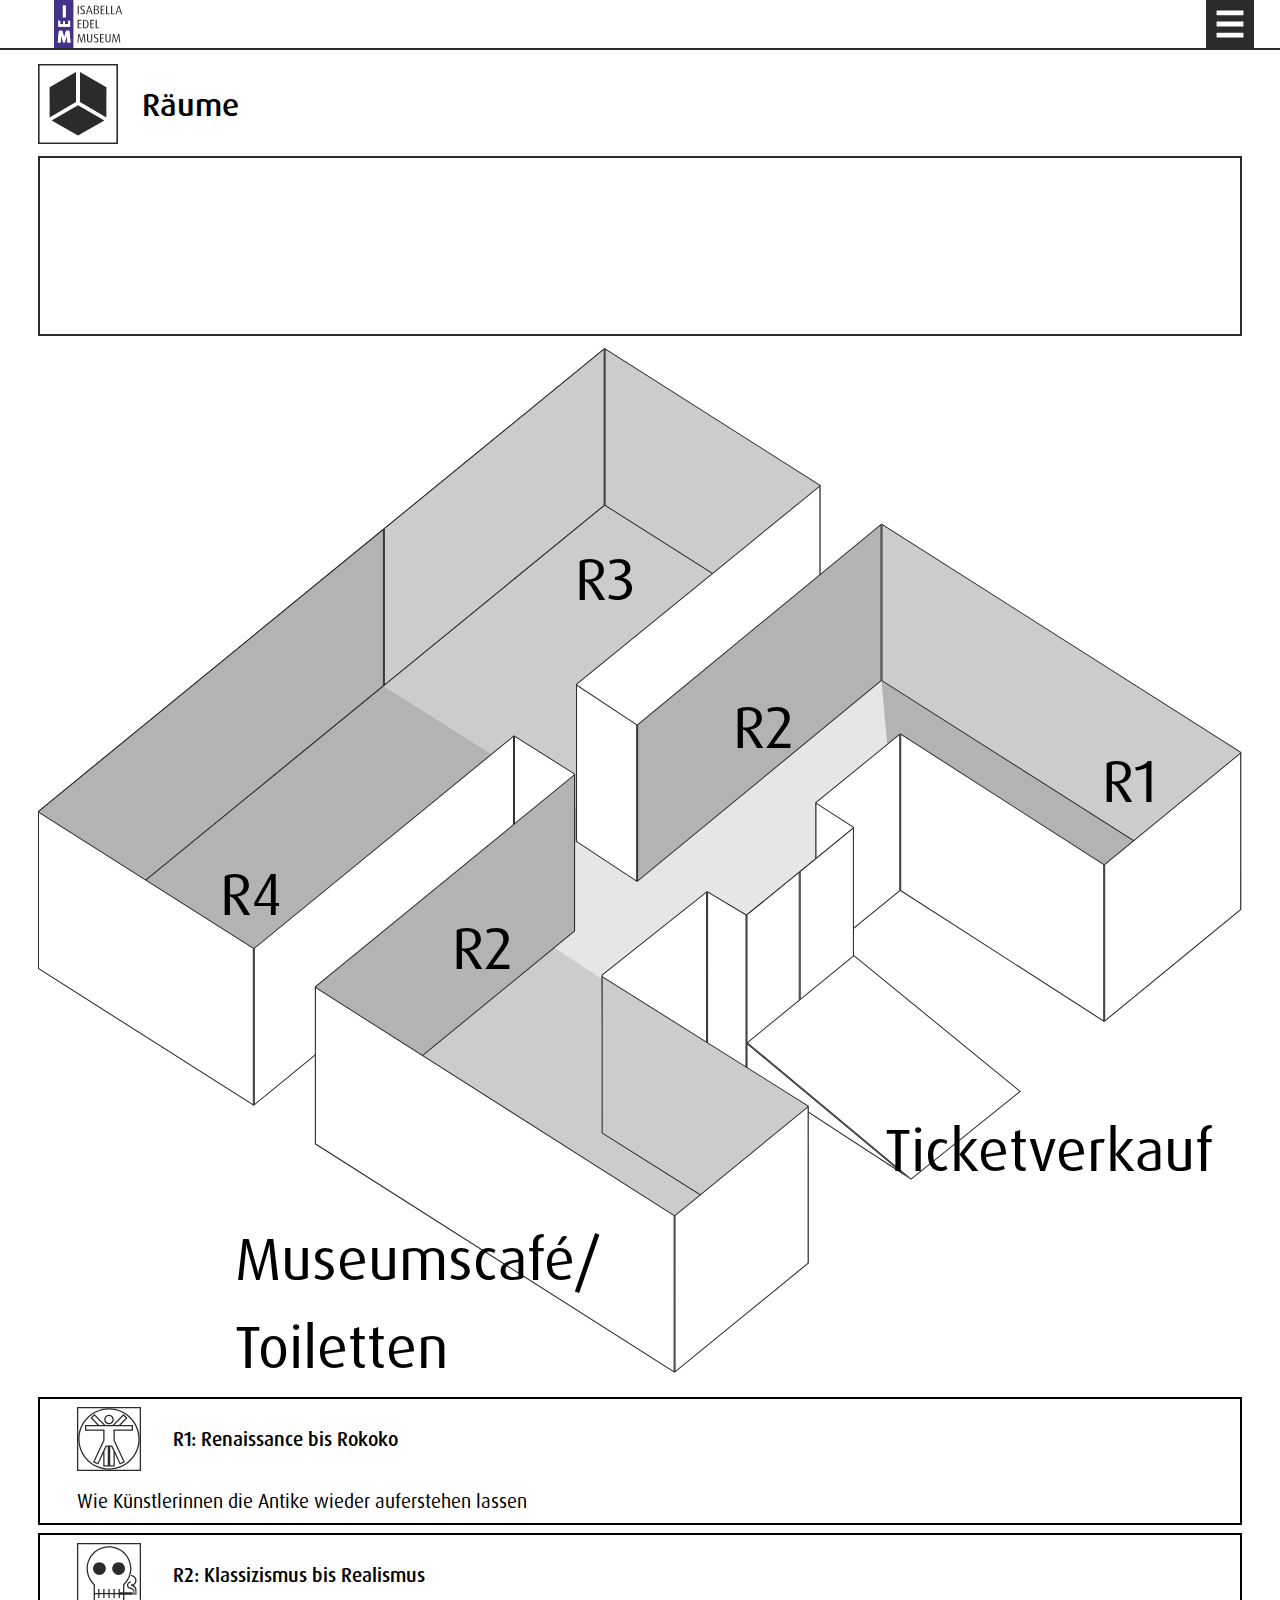
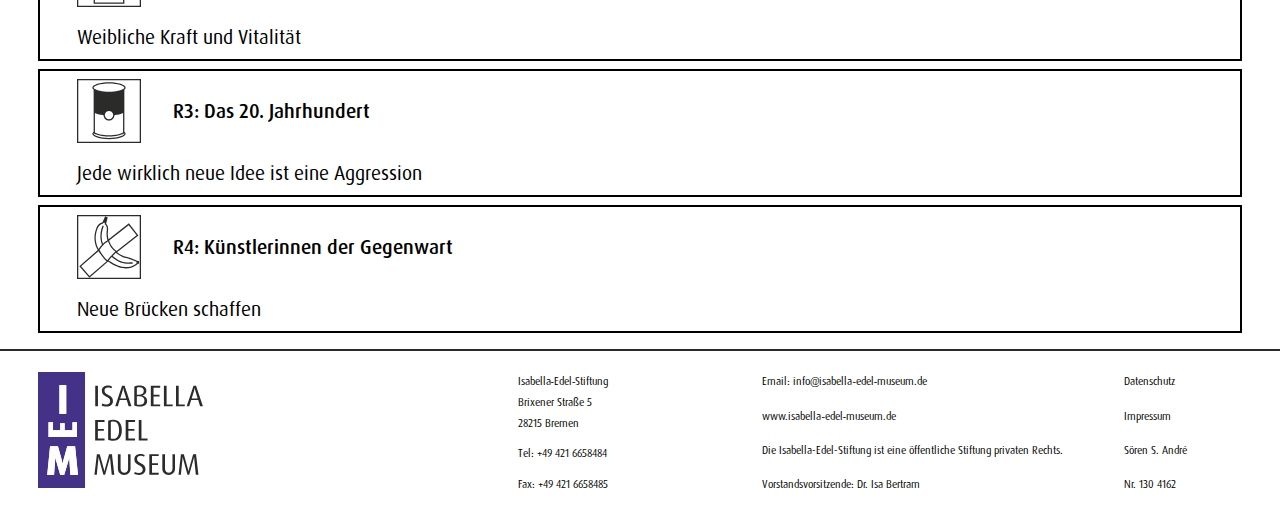
<file: website_iem/html/layout.html>
<!doctype html>
<html lang="de">
	<head>
		<meta charset="utf-8">
		<meta name="viewport" content="width=device-width, initial-scale=1.0">
		<link rel="stylesheet" href="../css/style.css">
		<link rel="stylesheet" href="../css/layout.css">
		<link rel="shortcut icon" href="../image/icon/logo_short.svg" type="image/x-icon">
		<title>Isabella&#8209;Edel&#8209;Museum | Räume</title>
	</head>
	<body>
		<!----------------------------->
		<!------------ nav ------------>
		<!----------------------------->
		<nav>
			<a href="../index.html">
				<svg class="logo" viewBox="0 0 500 352">
					<path d="M142.57 0H0V352H142.57V0Z" fill="#443188"/>
					<path d="M85.63 39.9022H64.9598V126.854H85.63V39.9022Z" fill="white"/>
					<path d="M85.63 39.9022H64.9598V126.854H85.63V39.9022Z" fill="white"/>
					<path d="M121.266 312.098L112.474 225.146H88.7443L77.0863 266.594C75.9563 270.761 75.3224 273.934 74.7161 277.963H74.4681C73.8342 273.906 73.2003 270.761 72.0703 266.594L60.4123 225.146H36.5726L27.9186 312.098H48.6165L51.8686 269.519C52.1166 265.738 52.2544 262.179 52.2544 259.033H52.5025C53.1364 261.82 54.0183 265.49 55.1483 269.519L67.578 312.098H79.2636L92.0516 269.519C92.7957 266.98 93.5674 264.469 94.6974 259.033H94.9454C94.9454 262.565 95.0832 266.097 95.3313 269.519L98.2251 312.098H121.321H121.266Z" fill="white"/>
					<path d="M121.266 312.098L112.474 225.146H88.7443L77.0863 266.594C75.9563 270.761 75.3224 273.934 74.7161 277.963H74.4681C73.8342 273.906 73.2003 270.761 72.0703 266.594L60.4123 225.146H36.5726L27.9186 312.098H48.6165L51.8686 269.519C52.1166 265.738 52.2544 262.179 52.2544 259.033H52.5025C53.1364 261.82 54.0183 265.49 55.1483 269.519L67.578 312.098H79.2636L92.0516 269.519C92.7957 266.98 93.5674 264.469 94.6974 259.033H94.9454C94.9454 262.565 95.0832 266.097 95.3313 269.519L98.2251 312.098H121.321H121.266Z" fill="white"/>
					<path d="M118.179 152.379H104.509V176.386H80.7794V155.414H67.4953V176.386H45.5297V152.379H31.8597V196.944H118.179V152.379Z" fill="white"/>
					<path d="M118.179 152.379H104.509V176.386H80.7794V155.414H67.4953V176.386H45.5297V152.379H31.8597V196.944H118.179V152.379Z" fill="white"/>
					<path d="M486.358 311.132L479.137 249.375H470.4L457.915 293.913C457.199 296.424 456.758 298.576 456.317 301.557H456.151C455.71 298.604 455.269 296.452 454.553 293.913L442.068 249.375H433.414L426.111 311.132H433.166L437.989 264.883C438.154 262.896 438.347 260.661 438.43 257.626H438.595C439.312 261.13 439.67 262.565 440.277 264.883L453.202 311.132H458.466L471.558 264.883C472.191 262.648 472.991 259.06 473.239 257.626H473.404C473.487 260.219 473.569 262.648 473.845 264.883L478.475 311.132H486.33H486.358ZM415.307 293.526V249.347H407.755V293.526C407.755 301.17 402.491 305.641 396.428 305.641C390.365 305.641 385.101 301.143 385.101 293.526V249.347H376.915V293.526C376.915 304.04 384.219 312.098 396.07 312.098C407.921 312.098 415.307 304.04 415.307 293.526ZM365.919 311.132V305.585H345.689V281.964H363.879V276.5H345.689V254.949H365.919V249.402H337.504V311.16H365.919V311.132ZM325.901 294.879C325.901 274.044 300.242 278.984 300.242 263.972C300.242 257.681 304.266 254.093 311.129 254.093C314.794 254.093 318.873 255.252 321.464 256.88L323.614 251.858C320.306 249.899 315.594 248.464 310.495 248.464C299.526 248.464 292.14 254.838 292.14 264.524C292.14 284.724 317.523 280.06 317.523 295.32C317.523 301.336 313.416 305.917 305.837 305.917C301.455 305.917 297.101 305.006 293.821 303.047L291.423 308.621C295.171 310.856 300.683 312.015 306.471 312.015C318.239 312.015 325.901 304.758 325.901 294.879ZM280.619 293.526V249.347H273.04V293.526C273.04 301.17 267.776 305.641 261.713 305.641C255.65 305.641 250.386 301.143 250.386 293.526V249.347H242.2V293.526C242.2 304.04 249.504 312.098 261.355 312.098C273.206 312.098 280.619 304.04 280.619 293.526ZM231.397 311.132L224.176 249.375H215.439L202.954 293.913C202.238 296.424 201.797 298.576 201.356 301.557H201.191C200.75 298.604 200.309 296.452 199.592 293.913L187.107 249.375H178.453L171.15 311.132H178.205L183.028 264.883C183.194 262.896 183.387 260.661 183.469 257.626H183.635C184.351 261.13 184.709 262.565 185.316 264.883L198.242 311.132H203.506L216.624 264.883C217.258 262.648 218.057 259.06 218.305 257.626H218.471C218.554 260.219 218.636 262.648 218.912 264.883L223.542 311.132H231.397Z" fill="#2B2B2B"/>
					<path d="M332.13 207.458V201.912H313.664V145.701H305.479V207.458H332.13ZM294.234 207.458V201.912H274.005V178.29H292.195V172.827H274.005V151.275H294.234V145.728H265.82V207.486H294.234V207.458ZM245.756 176.386C245.756 193.192 240.133 202.601 228.723 202.601C225.774 202.601 222.467 202.049 220.786 201.332V151.496C222.495 150.778 225.774 150.226 228.723 150.226C240.133 150.226 245.756 159.553 245.756 176.359M254.134 176.579C254.134 156.739 244.708 144.79 228.558 144.79C223.018 144.79 217.231 145.866 212.683 148.102V205.03C217.231 207.265 223.018 208.341 228.558 208.341C244.708 208.341 254.134 196.42 254.134 176.552M201.714 207.458V201.912H181.485V178.29H199.675V172.827H181.485V151.275H201.714V145.728H173.3V207.486H201.714V207.458Z" fill="#2B2B2B"/>
					<path d="M484.125 80.1907H465.935L473.156 56.8455C473.955 54.2516 474.672 50.9126 475.03 48.843H475.196C475.554 51.1885 476.27 54.5827 476.987 56.8455L484.125 80.1907ZM500 103.784L479.219 42.027H471.475L450.805 103.784H458.549L464.337 85.1026H485.641L491.346 103.784H500ZM444.989 103.784V98.2378H426.524V42.027H418.339V103.784H444.989ZM408.362 103.784V98.2378H389.896V42.027H381.711V103.784H408.362ZM370.466 103.784V98.2378H350.237V74.6166H368.427V69.1528H350.237V47.6012H370.466V42.0546H342.052V103.812H370.466V103.784ZM322.704 87.1998C322.704 96.0854 316.365 99.5071 308.263 99.5071C304.955 99.5071 301.924 99.1484 299.691 98.155V73.3748H304.321C316.641 73.3748 322.704 77.514 322.704 87.1998ZM320.747 57.2042C320.747 65.2067 315.842 69.2356 304.321 69.2356H299.691V47.408C302.006 46.4974 304.955 46.0559 307.822 46.0559C316.834 46.0559 320.747 50.1951 320.747 57.2042ZM330.89 87.0894C330.89 78.7282 324.22 72.5469 316.806 71.112V70.9188C323.862 69.1252 328.575 64.3789 328.575 56.6247C328.575 47.546 321.464 41.0888 307.987 41.0888C301.924 41.0888 296.301 42.2478 291.947 44.4002V101.328C296.136 103.481 302.282 104.64 308.704 104.64C321.464 104.64 330.89 99.4519 330.89 87.0342M267.501 80.1907H249.311L256.532 56.8455C257.331 54.2516 258.048 50.9126 258.406 48.843H258.571C258.929 51.1885 259.646 54.5827 260.363 56.8455L267.501 80.1907ZM283.376 103.784L262.595 42.027H254.851L234.18 103.784H241.925L247.712 85.1026H269.017L274.722 103.784H283.376ZM227.29 87.5585C227.29 66.7244 201.604 71.6639 201.604 56.6523C201.604 50.3607 205.628 46.7733 212.49 46.7733C216.156 46.7733 220.262 47.9323 222.825 49.5604L224.975 44.5382C221.668 42.5789 216.955 41.144 211.884 41.144C200.915 41.144 193.529 47.5184 193.529 57.2042C193.529 77.4036 218.912 72.7401 218.912 88.0001C218.912 94.0157 214.805 98.5965 207.226 98.5965C202.844 98.5965 198.49 97.6859 195.21 95.7266L192.812 101.301C196.56 103.536 202.072 104.695 207.86 104.695C219.628 104.695 227.29 97.4375 227.29 87.5585ZM181.76 42.027H173.575V103.784H181.76V42.027Z" fill="#2B2B2B"/>
				</svg><!--logo-->
			</a>
			<input type="checkbox" id="sidebar-toggle">
			<label for="sidebar-toggle" id="sidebar-open">
				<svg viewBox="0 0 100 100">
					<path d="M0 0V100H100V0H0ZM78 78H22V68H78V78ZM78 55H22V45H78V55ZM78 32H22V22H78V32Z" fill="black"/>
				</svg>
			</label><!--sidebar-open-->
			<label for="sidebar-toggle" id="sidebar-overlay"></label><!--sidebar-overlay-->
			<flex>
				<label for="sidebar-toggle" id="sidebar-close">
					<svg width="100" height="100" viewBox="0 0 100 100" fill="none" xmlns="http://www.w3.org/2000/svg">
						<path d="M0 0V100H100V0H0ZM87.07 72.93L72.93 87.07L50 64.14L27.07 87.07L12.93 72.93L35.86 50L12.93 27.07L27.07 12.93L50 35.86L72.93 12.93L87.07 27.07L64.14 50L87.07 72.93Z" fill="black"/>
					</svg>
				</label><!--sidebar-close-->
				<a href="founder.html">Die&nbsp;Gründerin</a>
				<a href="layout.html">Räume</a>
				<a href="cafe.html">Museumscafé</a>
				<a href="#">Veranstaltungen</a>
				<a href="artist.html">Künstlerinnen</a>
				<a href="ticket.html">Tickets</a>
			</flex>
		</nav>


		<!----------------------------------------->
		<!------------ section: layout ------------>
		<!----------------------------------------->
		<section id="layout">
			<header>
				<svg class="icon room" viewBox="0 0 100 100">
					<path d="M99 1H1V99H99V1Z" fill="white"/>
					<path d="M98 2V98H2V2H98ZM100 0H0V100H100V0Z" fill="black"/>
					<path d="M50 51.5L83 70.5L50 89.5L17 70.5L50 51.5Z" fill="black"/>
					<path d="M14.5 67V29L47.5 10V47.5L14.5 67Z" fill="black"/>
					<path d="M85.5 67L52.5 47.5V10L85.5 29V67Z" fill="black"/>
				</svg><!--icon room-->
				<h2>Räume</h2>
			</header>
			<!------------------------------------------>
			<!------------ slider: painting ------------>
			<!------------------------------------------>
			<div class="slider painting" reverse="true" style="--width:15em;--height:15em;--quantity:10;">
				<div class="list">
					<div class="slide garden" style="--position:1;"></div><!--slide garden-->
					<div class="slide venus" style="--position:2;"></div><!--slide circle-->
					<div class="slide circle" style="--position:3;"></div><!--slide venus-->
					<div class="slide abstract" style="--position:4;"></div><!--slide abstract-->
					<div class="slide paris" style="--position:5;"></div><!--slide pond-->
					<div class="slide pond" style="--position:6;"></div><!--slide paris-->
					<div class="slide apple" style="--position:7;"></div><!--slide apple-->
					<div class="slide sunflower" style="--position:8;"></div><!--slide sunflower-->
					<div class="slide splatter" style="--position:9;"></div><!--slide turquoise-->
					<div class="slide turquoise" style="--position:10;"></div><!--slide splatter-->
				</div><!--list-->
			</div><!--slider painting-->
			<div class="image-map">
				<!------------------------------------------>
				<!------------ image-map: label ------------>
				<!------------------------------------------>
				<h4 class="r1">
					<svg class="icon renaissance-rococo" viewBox="0 0 100 100">
						<path d="M99 1H1V99H99V1Z" fill="white"/>
						<path d="M98 2V98H2V2H98ZM100 0H0V100H100V0Z" fill="black"/>
						<path d="M50 2C23.49 2 2 23.49 2 50C2 76.51 23.49 98 50 98C76.51 98 98 76.51 98 50C98 23.49 76.51 2 50 2ZM50 96C24.64 96 4 75.36 4 50C4 24.64 24.64 4 50 4C75.36 4 96 24.64 96 50C96 75.36 75.36 96 50 96Z" fill="black"/>
						<path d="M50 12C45.86 12 42.5 15.36 42.5 19.5C42.5 23.64 45.86 27 50 27C54.14 27 57.5 23.64 57.5 19.5C57.5 15.36 54.14 12 50 12ZM50 25C46.97 25 44.5 22.53 44.5 19.5C44.5 16.47 46.97 14 50 14C53.03 14 55.5 16.47 55.5 19.5C55.5 22.53 53.03 25 50 25Z" fill="black"/>
						<path d="M87.5 37V28H68.36L79 17.36L72.64 11L55.64 28H44.36L27.36 11L21 17.36L31.64 28H12.5V37H41V51.88L25 86.19L33.16 90L41 73.18V93H59V73.18L66.84 90L75 86.19L59 51.88V37H87.5ZM72.64 13.83L76.17 17.36L65.53 28H58.47L72.64 13.83ZM23.83 17.36L27.36 13.83L41.53 28H34.47L23.83 17.36ZM48.03 91.03H42.97V68.95L46.21 62H48.03V91.03ZM57.03 91.03H51.97V62H53.79L57.03 68.95V91.03ZM57.03 52.38L57.19 52.73L59 56.61L72.34 85.22L67.81 87.34L59 68.45L57.03 64.23L55.6 61.16L55.06 60H44.94L44.4 61.16L42.97 64.23L41 68.45L32.19 87.34L27.66 85.22L41 56.61L42.81 52.73L42.97 52.38L43 52.32V35H14.5V30H85.5V35H57V52.32L57.03 52.38Z" fill="black"/>
					</svg><!--icon renaissance-rococo-->
					R1
				</h4>
				<h4 class="r2">
					<svg class="icon classicism-realism" viewBox="0 0 100 100">
						<path d="M99 1H1V99H99V1Z" fill="white"/>
						<path d="M98 2V98H2V2H98ZM100 0H0V100H100V0Z" fill="black"/>
						<path d="M65 50C70.5228 50 75 45.5228 75 40C75 34.4772 70.5228 30 65 30C59.4772 30 55 34.4772 55 40C55 45.5228 59.4772 50 65 50Z" fill="black"/>
						<path d="M35 50C40.5228 50 45 45.5228 45 40C45 34.4772 40.5228 30 35 30C29.4772 30 25 34.4772 25 40C25 45.5228 29.4772 50 35 50Z" fill="black"/>
						<path d="M66 80V73V78H86V80H66Z" fill="black"/>
						<path d="M50 5C30.67 5 15 20.67 15 40C15 50.04 19.23 59.09 26 65.48V95H74V81H87V77H74V65.48C80.77 59.09 85 50.04 85 40C85 20.67 69.33 5 50 5ZM28 78V64.62L27.37 64.03C20.68 57.71 17 49.18 17 40C17 21.8 31.8 7 50 7C68.2 7 83 21.8 83 40C83 49.18 79.32 57.71 72.63 64.03L72 64.62V77H67V72H65V78H59V72H57V78H51V72H49V78H43V72H41V78H35V72H33V78H28ZM57 86H59V80H65V86H67V81H72V93H28V80H33V86H35V80H41V86H43V80H49V86H51V80H57V86Z" fill="black"/>
						<path d="M90 77H88V81H90V77Z" fill="black"/>
						<path d="M93 77H91V81H93V77Z" fill="black"/>
						<path d="M90 76H88C88 73.79 86.21 72 84 72C80.69 72 78 69.31 78 66C78 62.69 80.69 60 84 60V62C81.79 62 80 63.79 80 66C80 68.21 81.79 70 84 70C87.31 70 90 72.69 90 76Z" fill="black"/>
						<path d="M93 73.5V76H91V73.5C91 69.92 88.08 67 84.5 67V65C88.08 65 91 62.08 91 58.5C91 54.92 88.08 52 84.5 52V50C89.19 50 93 53.81 93 58.5C93 61.74 91.17 64.57 88.5 66C91.17 67.43 93 70.26 93 73.5Z" fill="black"/>
					</svg><!--icon classicism-realism-->
					R2
				</h4>
				<h4 class="r3">
					<svg class="icon 20th-century" viewBox="0 0 100 100">
						<path d="M99 1H1V99H99V1Z" fill="white"/>
						<path d="M98 2V98H2V2H98ZM100 0H0V100H100V0Z" fill="black"/>
						<path d="M74 82.23V16.77C74.31 16.53 74.59 16.28 74.83 16.02C74.96 15.89 75.07 15.76 75.18 15.62C75.29 15.48 75.39 15.34 75.48 15.19C75.56 15.07 75.62 14.96 75.68 14.84C75.73 14.73 75.78 14.62 75.81 14.51C75.84 14.44 75.86 14.38 75.88 14.31C75.92 14.17 75.95 14.03 75.97 13.88C75.99 13.75 76 13.63 76 13.5C76 8.81 64.36 5 50 5C35.64 5 24 8.81 24 13.5C24 13.63 24.01 13.75 24.03 13.88C24.05 14.03 24.08 14.17 24.12 14.31C24.14 14.38 24.16 14.44 24.19 14.51C24.22 14.62 24.27 14.73 24.32 14.84C24.38 14.96 24.44 15.07 24.52 15.19C24.61 15.34 24.71 15.48 24.82 15.62C24.93 15.76 25.04 15.89 25.17 16.02C25.41 16.28 25.69 16.53 26 16.77V82.23C24.71 83.24 24 84.34 24 85.5C24 90.19 35.64 94 50 94C64.36 94 76 90.19 76 85.5C76 84.34 75.29 83.24 74 82.23ZM26.13 13C27.23 10.71 35.57 7 50 7C64.43 7 72.77 10.71 73.87 13C73.96 13.18 74 13.34 74 13.5C74 14.12 73.32 14.91 72 15.73C68.65 17.79 61.14 20 50 20C38.86 20 31.35 17.79 28 15.73C26.68 14.91 26 14.12 26 13.5C26 13.34 26.04 13.18 26.13 13ZM50 65C54.68 65 58.48 61.21 58.5 56.54V56.52C58.7 56.5 58.9 56.48 59.09 56.46C59.28 56.44 59.48 56.42 59.67 56.39C60.06 56.34 60.44 56.28 60.82 56.23C61.28 56.16 61.72 56.09 62.15 56.02C62.43 55.97 62.71 55.92 62.98 55.87C63.29 55.81 63.59 55.75 63.89 55.69C67.03 55.08 69.78 54.25 72 53.24V83.73C68.47 85.93 60.63 88 50 88C39.37 88 31.53 85.93 28 83.73V53.24C30.22 54.25 32.97 55.08 36.11 55.69C36.41 55.75 36.71 55.81 37.02 55.87C37.29 55.92 37.57 55.97 37.85 56.02C38.28 56.09 38.73 56.16 39.18 56.23C39.56 56.28 39.94 56.34 40.33 56.39C40.52 56.42 40.72 56.44 40.91 56.46C41.1 56.48 41.3 56.5 41.5 56.52V56.54C41.52 61.21 45.32 65 50 65ZM56.5 56.5C56.5 56.57 56.5 56.64 56.49 56.71C56.5 56.72 56.49 56.73 56.49 56.73C56.37 60.21 53.5 63 50 63C46.5 63 43.63 60.21 43.51 56.73C43.51 56.73 43.5 56.72 43.51 56.71C43.5 56.64 43.5 56.57 43.5 56.5C43.5 55.89 43.58 55.3 43.75 54.74V54.71C44.53 52 47.04 50 50 50C52.96 50 55.47 52 56.25 54.71V54.74C56.42 55.3 56.5 55.89 56.5 56.5ZM50 92C34.47 92 26 87.71 26 85.5C26 85.31 26.06 85.11 26.18 84.9C30.19 87.9 39.35 90 50 90C60.65 90 69.81 87.9 73.82 84.9C73.94 85.11 74 85.31 74 85.5C74 87.71 65.53 92 50 92Z" fill="black"/>
					</svg><!--icon 20th-century-->
					R3
				</h4>
				<h4 class="r4">
					<svg class="icon modern-present" viewBox="0 0 100 100">
						<path d="M99 1H1V99H99V1Z" fill="white"/>
						<path d="M98 2V98H2V2H98ZM100 0H0V100H100V0Z" fill="black"/>
						<path d="M95 72C87.96 68.09 78.59 65.51 75.05 64.8C73.98 64.58 72.92 64.26 71.93 63.79C68.28 62.08 65.18 60.15 62.55 58.09L95.92 32.02L81.11 13.07L49.29 37.92C47.42 30.35 48.5 24.5 48.5 24.5C49.5 16.5 45.5 13.5 45.5 13.5L48 4L44 2L40 11C39 12 37.18 12.22 36 13C33 15 31.11 18.04 30 21C24.87 34.65 27.65 46.17 32.5 54.87L3.60999 79.98L19.39 98.14L48.61 72.73C48.86 72.91 49 73 49 73C60.21 80.9 69.39 83.4 76.53 83.4C88.8 83.4 95 76 95 76H97V72H95ZM80.77 15.88L93.11 31.68L61.79 56.15C53.61 50.2 51.06 42.91 50.3 39.68L80.77 15.88ZM31.87 21.7C32.68 19.54 34.25 16.57 37.11 14.66C37.42 14.46 37.92 14.27 38.44 14.08C39.42 13.71 40.53 13.3 41.41 12.41L41.68 12.15L41.82 11.83L43.66 12.66L43.57 12.99L43.2 14.27L44.27 15.08C44.4 15.18 47.33 17.63 46.52 24.2C46.39 24.97 45.41 31.3 47.58 39.26C47.59 39.32 47.6 39.37 47.62 39.43C46.98 39.84 46.37 40.24 45.79 40.66C45.77 40.67 45.76 40.68 45.74 40.69C43.71 42.09 42 43.49 40.54 44.83C35.41 30.81 41.81 17.61 41.89 17.45L40.11 16.55C40.01 16.73 32.97 31.22 38.98 46.37C36.25 49.17 34.68 51.61 33.84 53.18C28.45 43.12 27.79 32.56 31.87 21.7ZM19.59 95.31L6.42999 80.18L33.53 56.63C34.93 58.91 36.45 60.97 37.98 62.8C41.91 68.41 44.68 70.95 46.3 72.09L19.59 95.31ZM48.01 69.78C47.82 70 47.64 70.22 47.46 70.45C46.11 69.5 43.47 67.16 39.59 61.61C39.58 61.6 39.57 61.58 39.56 61.57C38.29 59.76 36.89 57.6 35.36 55.04C35.32 54.98 35.28 54.91 35.24 54.85C35.75 53.78 36.9 51.72 39.11 49.19C39.34 48.92 39.58 48.66 39.84 48.38C40.3 47.88 40.8 47.37 41.35 46.84C42.46 45.77 43.75 44.65 45.25 43.51C45.81 43.09 46.39 42.67 47.01 42.24C47.04 42.22 47.07 42.2 47.1 42.18C47.46 41.93 47.83 41.68 48.22 41.43C48.35 41.34 48.49 41.26 48.62 41.17C49.24 43.4 50.49 46.63 52.93 50.08C52.97 50.13 53 50.18 53.04 50.22C53.49 50.85 53.98 51.49 54.52 52.13C54.56 52.18 54.6 52.23 54.65 52.28C56.06 53.93 57.77 55.6 59.83 57.19C59.62 57.39 59.39 57.6 59.15 57.84C59.12 57.86 59.08 57.9 59.05 57.92C58.61 58.35 58.12 58.82 57.6 59.32C56.6 60.31 55.47 61.45 54.26 62.73C53.81 63.2 53.35 63.69 52.88 64.2C52.75 64.33 52.63 64.47 52.51 64.6C52.06 65.08 51.61 65.58 51.16 66.09C50.12 67.25 49.06 68.49 48.01 69.78ZM93 75.21C91.42 76.77 85.96 81.4 76.53 81.4C68.48 81.4 59.61 78.02 50.17 71.38C50.16 71.38 50.16 71.37 50.15 71.37L50.12 71.35L50.1 71.33C50.1 71.33 49.92 71.21 49.61 70.99C51.03 69.25 52.46 67.61 53.83 66.11C54.02 65.91 54.2 65.71 54.38 65.52C64.12 73.88 71.78 76.22 81.41 76.22C83.22 76.22 85.1 76.14 87.07 76L86.93 74C76.05 74.78 67.88 74.42 55.76 64.04C56.88 62.88 57.92 61.82 58.84 60.91C59.52 60.24 60.14 59.64 60.68 59.14C60.76 59.22 60.85 59.29 60.94 59.35C63.75 61.61 67.09 63.73 71.08 65.6C72.16 66.11 73.33 66.48 74.66 66.76C78.57 67.55 86.78 69.96 93 73.2V75.21Z" fill="black"/>
					</svg><!--icon modern-present-->
					R4
				</h4>
				<h4 class="ticket">
					<a href="ticket.html">
						<svg viewBox="0 0 100 100">
							<path d="M99 1H1V99H99V1Z" fill="white"/>
							<path d="M98 2V98H2V2H98ZM100 0H0V100H100V0Z" fill="black"/>
							<path d="M66.73 10.16L64.57 8L63.86 8.71L63.44 8.29L47.18 24.55L47.6 24.97L46.19 26.38L45.77 25.96L8.27999 63.44L8.69999 63.86L7.98999 64.57L10.15 66.73L10.86 66.02L13.75 68.91L13.04 69.62L15.2 71.78L15.91 71.07L18.8 73.96L18.09 74.67L20.26 76.84L20.97 76.13L23.86 79.02L23.15 79.73L25.32 81.9L26.03 81.19L28.92 84.08L28.21 84.79L30.38 86.96L31.09 86.25L33.97 89.13L33.26 89.84L35.42 92L36.13 91.29L36.55 91.71L74.03 54.23L73.61 53.81L75.02 52.4L75.44 52.82L91.7 36.56L91.28 36.14L91.99 35.43L89.83 33.27L89.12 33.98L86.24 31.1L86.95 30.39L84.78 28.22L84.07 28.93L81.18 26.04L81.89 25.33L79.72 23.16L79.01 23.87L76.12 20.98L76.83 20.27L74.66 18.1L73.95 18.81L71.06 15.92L71.77 15.21L69.61 13.05L68.9 13.76L66.01 10.87L66.72 10.16H66.73ZM48.35 28.55L49.76 27.14L52.65 30.03L51.24 31.44L48.35 28.55ZM72.87 50.24L71.46 51.65L68.58 48.77L69.99 47.36L72.87 50.24ZM66.93 44.3L67.81 45.18L66.4 46.59L65.52 45.71C62.38 48.14 57.83 47.92 54.96 45.05C52.09 42.18 51.86 37.63 54.3 34.49L53.42 33.61L54.83 32.2L55.71 33.08C58.85 30.65 63.4 30.87 66.27 33.74C69.14 36.61 69.37 41.16 66.93 44.3Z" fill="black"/>
						</svg>
						Ticketverkauf
					</a>
				</h4>
				<h4 class="cafe">
					<a href="cafe.html">
						<svg viewBox="0 0 100 100">
							<path d="M99 1H1V99H99V1Z" fill="white"/>
							<path d="M98 2V98H2V2H98ZM100 0H0V100H100V0Z" fill="black"/>
							<path d="M72 46.01V32H24V94H72V79.99C81.37 79.99 88.99 72.37 88.99 63C88.99 53.63 81.37 46.01 72 46.01ZM46.89 39.03H50.52V54.34H46.89V39.03ZM41.09 58.84H43.48V63.07H47.34V59.37H49.66V63.07H53.83V58.84H56.22V66.69H41.09V58.84ZM35.5 92H26V34H35.5V92ZM52.72 86.97L52.22 79.47C52.17 78.87 52.15 78.25 52.15 77.63H52.11C51.91 78.58 51.77 79.02 51.64 79.47L49.4 86.97H47.35L45.17 79.47C44.97 78.76 44.82 78.12 44.71 77.63H44.66C44.66 78.18 44.64 78.81 44.6 79.47L44.03 86.97H40.4L41.91 71.66H46.09L48.14 78.96C48.34 79.69 48.45 80.24 48.56 80.96H48.6C48.71 80.25 48.82 79.69 49.02 78.96L51.06 71.66H55.22L56.76 86.97H52.72ZM70 92H60.5V34H70V92ZM72 78.01V47.99C80.28 47.99 87.01 54.72 87.01 63C87.01 71.28 80.28 78.01 72 78.01Z" fill="black"/>
							<path d="M66.99 21C66.99 24.3 64.3 26.99 61 26.99V25.01C63.21 25.01 65.01 23.21 65.01 21C65.01 18.79 63.21 16.99 61 16.99C57.7 16.99 55.01 14.3 55.01 11C55.01 7.70001 57.7 5.01001 61 5.01001V6.99001C58.79 6.99001 56.99 8.79001 56.99 11C56.99 13.21 58.79 15.01 61 15.01C64.3 15.01 66.99 17.7 66.99 21Z" fill="black"/>
							<path d="M40.99 21C40.99 24.3 38.3 26.99 35 26.99V25.01C37.21 25.01 39.01 23.21 39.01 21C39.01 18.79 37.21 16.99 35 16.99C31.7 16.99 29.01 14.3 29.01 11C29.01 7.70001 31.7 5.01001 35 5.01001V6.99001C32.79 6.99001 30.99 8.79001 30.99 11C30.99 13.21 32.79 15.01 35 15.01C38.3 15.01 40.99 17.7 40.99 21Z" fill="black"/>
							<path d="M53.99 21C53.99 24.3 51.3 26.99 48 26.99V25.01C50.21 25.01 52.01 23.21 52.01 21C52.01 18.79 50.21 16.99 48 16.99C44.7 16.99 42.01 14.3 42.01 11C42.01 7.70001 44.7 5.01001 48 5.01001V6.99001C45.79 6.99001 43.99 8.79001 43.99 11C43.99 13.21 45.79 15.01 48 15.01C51.3 15.01 53.99 17.7 53.99 21Z" fill="black"/>
						</svg>
						<svg width="100" height="100" viewBox="0 0 100 100" fill="none" xmlns="http://www.w3.org/2000/svg">
							<path d="M99 1H1V99H99V1Z" fill="white"/>
							<path d="M98 2V98H2V2H98ZM100 0H0V100H100V0Z" fill="black"/>
							<path d="M38.5 25V28H10.5V25H17.5V8H31.5V25H38.5Z" fill="black"/>
							<path d="M24.5 47C29.4706 47 33.5 42.9706 33.5 38C33.5 33.0294 29.4706 29 24.5 29C19.5294 29 15.5 33.0294 15.5 38C15.5 42.9706 19.5294 47 24.5 47Z" fill="black"/>
							<path d="M24.5 49C16.22 49 9.5 55.72 9.5 64V92H39.5V64C39.5 55.72 32.78 49 24.5 49ZM24.5 72L15.5 56H33.5L24.5 72Z" fill="black"/>
							<path d="M28.5 57V64L24.5 62L20.5 64V57L24.5 59L28.5 57Z" fill="black"/>
							<path d="M75.5 42C79.9183 42 83.5 38.4183 83.5 34C83.5 29.5817 79.9183 26 75.5 26C71.0817 26 67.5 29.5817 67.5 34C67.5 38.4183 71.0817 42 75.5 42Z" fill="black"/>
							<path d="M87.25 14.67C87.79 15.26 88.1 15.96 88.1 16.74C88.1 18.72 86.04 20.34 83.49 20.34C83.4 20.34 83.3 20.34 83.2 20.33C81.54 22.05 79.06 23.64 76.1 24.72C69.89 26.99 63.89 26.19 62.7 22.92C61.51 19.65 65.6 15.16 71.81 12.89C74.73 11.82 77.6 11.44 79.95 11.67C79.92 11.49 79.91 11.29 79.91 11.09C79.91 9.37997 80.83 8.00997 81.96 8.00997C82.47 8.00997 82.93 8.29997 83.3 8.75997C84 8.08997 84.85 7.81997 85.52 8.13997C86.4 8.54997 86.71 9.78997 86.33 11.11C87.25 11.02 88.01 11.25 88.34 11.82C88.78 12.59 88.31 13.74 87.26 14.68L87.25 14.67Z" fill="black"/>
							<path d="M94.48 81.73L83.59 64.22C82.72 62.81 81.36 61.79 79.79 61.31C83.83 59.95 86.66 56.74 86.66 53C86.66 48.03 81.67 44 75.5 44C69.33 44 64.34 48.03 64.34 53C64.34 56.74 67.17 59.95 71.21 61.31C69.65 61.79 68.29 62.81 67.41 64.22L56.52 81.73C53.72 86.22 57.01 92 62.36 92H88.65C94 92 97.29 86.22 94.49 81.73H94.48ZM75.5 56L71.44 48H79.56L75.5 56Z" fill="black"/>
							<path d="M51 0H49V100H51V0Z" fill="black"/>
						</svg>
						Museumscafé/
						<br>
						Toiletten
					</a>
				</h4>
				<!----------------------------------->
				<!------------ image-map ------------>
				<!----------------------------------->
				<svg class="image-map layout" viewBox="0 0 1221 1040">
					<polygon points="782 929 646 1040 281 808 545 592 483 553 219 769 0 630 575 160 794 299 547 501 608 540 856 338 1221 570 1082 684 875 550 573 796 782 929" fill="#e6e6e6"/>
					<polygon class="cafe" points="281 808 646 1040 782 929 575 797 679 711 523 608 281 808" fill="#ccc"/>
					<polygon class="room-1" points="856 338 875 550 1082 684 1221 570 856 338" fill="#b3b3b3"/>
					<polygon class="room-4" points="569.9 481.2 351 343 0 630 219 769 569.9 481.2" fill="#b3b3b3"/>
					<polygon class="room-3" points="794 299 575 160 351 343 569.9 481.2 794 299" fill="#ccc"/>
					<polygon class="room-3" points="575.5 159.7 575.5 .9 793.5 139.3 793.5 298.1 575.5 159.7" fill="#ccc"/>
					<path d="M576,1.8l217,137.7v157.6l-217-137.7V1.8M575,0v160l219,139v-160L575,0h0Z" fill="#2b2b2b"/>
					<polygon points="219.5 609.2 482.5 394.1 482.5 552.8 219.5 767.9 219.5 609.2" fill="#fff"/>
					<path d="M482,395.1v157.4l-262,214.4v-157.4l262-214.4M483,393l-264,216v160l264-216v-160h0Z" fill="#2b2b2b"/>
					<polygon points="483.5 552.7 483.5 393.9 544.5 432.3 544.5 591.1 483.5 552.7" fill="#fff"/>
					<path d="M484,394.8l60,37.7v157.6l-60-37.7v-157.6M483,393v160l62,39v-160l-62-39h0Z" fill="#2b2b2b"/>
					<polygon class="room-2" points="281.5 648.2 544.5 433.1 544.5 591.8 281.5 806.9 281.5 648.2" fill="#b3b3b3"/>
					<path d="M544,434.1v157.4l-262,214.4v-157.4l262-214.4M545,432l-264,216v160l264-216v-160h0Z" fill="#2b2b2b"/>
					<polygon points="572.5 636.2 678.5 552 678.5 710.8 573.5 795 572.5 636.2" fill="#fff"/>
					<path d="M678,553.1v157.4l-104,83.4-1-157.4,105-83.4M679,551l-107,85,1,160,106-85v-160h0Z" fill="#2b2b2b"/>
					<polygon points="789.5 461.2 874.5 392.1 874.5 550.8 789.5 619.9 789.5 461.2" fill="#fff"/>
					<path d="M874,393.1v157.4l-84,68.4v-157.4l84-68.4M875,391l-86,70v160l86-70v-160h0Z" fill="#2b2b2b"/>
					<polygon points="789.5 620.7 789.5 461.9 827.5 486.3 827.5 645.1 789.5 620.7" fill="#fff"/>
					<path d="M790,462.8l37,23.7v157.6l-37-23.7v-157.6M789,461v160l39,25v-160l-39-25h0Z" fill="#2b2b2b"/>
					<polygon points="679.5 710.7 679.5 551.9 718.5 575.3 718.5 734.1 679.5 710.7" fill="#fff"/>
					<path d="M680,552.8l38,22.8v157.7l-38-22.8v-157.7M679,551v160l40,24v-160l-40-24h0Z" fill="#2b2b2b"/>
					<polygon class="room-1" points="856.5 337.7 856.5 178.9 1220.5 410.3 1220.5 569.1 856.5 337.7" fill="#ccc"/>
					<path d="M857,179.8l363,230.7v157.6l-363-230.7v-157.6M856,178v160l365,232v-160l-365-232h0Z" fill="#2b2b2b"/>
					<polygon points="546.5 341.2 793.5 140.1 793.5 298.8 546.5 499.9 546.5 341.2" fill="#fff"/>
					<path d="M793,141.1v157.4l-246,200.4v-157.4l246-200.4M794,139l-248,202v160l248-202v-160h0Z" fill="#2b2b2b"/>
					<polygon points=".5 470.2 574.5 1.1 574.5 159.8 .5 628.9 .5 470.2" fill="#e6e6e6"/>
					<path d="M574,2.1v157.4L1,627.9v-157.4L574,2.1M575,0L0,470v160L575,160V0h0Z" fill="#2b2b2b"/>
					<polygon class="room-4" points=".5 470.2 350.5 184.1 350.5 342.8 .5 628.9 .5 470.2" fill="#b3b3b3"/>
					<path d="M350,185.1v157.4L1,627.9v-157.4L350,185.1M351,183L0,470v160l351-287v-160h0Z" fill="#2b2b2b"/>
					<polygon class="room-3" points="351.5 183.2 574.5 1.1 574.5 159.8 351.5 341.9 351.5 183.2" fill="#ccc"/>
					<path d="M574,2.1v157.4l-222,181.4v-157.4L574,2.1M575,0l-224,183v160l224-183V0h0Z" fill="#2b2b2b"/>
					<polygon points="281.5 807.7 281.5 648.9 645.5 880.3 645.5 1039.1 281.5 807.7" fill="#fff"/>
					<path d="M282,649.8l363,230.7v157.6l-363-230.7v-157.6M281,648v160l365,232v-160l-365-232h0Z" fill="#2b2b2b"/>
					<polygon points=".5 629.7 .5 470.9 218.5 609.3 218.5 768.1 .5 629.7" fill="#fff"/>
					<path d="M1,471.8l217,137.7v157.6L1,629.5v-157.6M0,470v160l219,139v-160L0,470h0Z" fill="#2b2b2b"/>
					<polygon points="719.5 575.2 827.5 487.1 827.5 645.8 719.5 733.9 719.5 575.2" fill="#e6e6e6"/>
					<path d="M827,488.1v157.4l-107,87.4v-157.4l107-87.4M828,486l-109,89v160l109-89v-160h0Z" fill="#2b2b2b"/>
					<polygon points="773.5 531.2 827.5 487.1 827.5 645.8 773.5 689.9 773.5 531.2" fill="#fff"/>
					<path d="M827,488.1v157.4l-53,43.4v-157.4l53-43.4M828,486l-55,45v160l55-45v-160h0Z" fill="#2b2b2b"/>
					<polygon points="719.5 575.2 772.5 532.1 772.5 690.8 719.5 733.9 719.5 575.2" fill="#fff"/>
					<path d="M772,533.1v157.4l-52,42.4v-157.4l52-42.4M773,531l-54,44v160l54-44v-160h0Z" fill="#2b2b2b"/>
					<polygon points="719.8 705 828 616.6 996.7 754.5 886 843.4 719.8 705" fill="#fff"/>
					<path d="M828,617.3l167.9,137.2-109.9,88.2-165.4-137.7,107.4-87.7M828,616l-109,89,167,139,111.5-89.5-169.5-138.5h0Z" fill="#2b2b2b"/>
					<polygon points="719.5 734.7 719.5 706.1 879.1 838.9 719.5 734.7" fill="#fff"/>
					<path d="M720,707.1l152.1,126.6-152.1-99.3v-27.3M719,705v30l167,109-167-139h0Z" fill="#2b2b2b"/>
					<polygon class="cafe" points="572.5 796.7 572.5 637.9 781.5 769.3 781.5 928.1 572.5 796.7" fill="#ccc"/>
					<path d="M573,638.8l208,130.7v157.6l-208-130.7v-157.6M572,637v160l210,132v-160l-210-132h0Z" fill="#2b2b2b"/>
					<polygon points="646.5 880.2 781.5 770.1 781.5 928.8 646.5 1038.9 646.5 880.2" fill="#fff"/>
					<path d="M781,771.1v157.4l-134,109.4v-157.4l134-109.4M782,769l-136,111v160l136-111v-160h0Z" fill="#2b2b2b"/>
					<polygon points="1082.5 524.2 1220.5 411.1 1220.5 569.8 1082.5 682.9 1082.5 524.2" fill="#fff"/>
					<path d="M1220,412.1v157.4l-137,112.4v-157.4l137-112.4M1221,410l-139,114v160l139-114v-160h0Z" fill="#2b2b2b"/>
					<polygon points="875.5 550.7 875.5 391.9 1081.5 524.3 1081.5 683.1 875.5 550.7" fill="#fff"/>
					<path d="M876,392.8l205,131.7v157.6l-205-131.7v-157.6M875,391v160l207,133v-160l-207-133h0Z" fill="#2b2b2b"/>
					<polygon class="room-2" points="608.5 382.2 855.5 179.1 855.5 337.8 608.5 540.9 608.5 382.2" fill="#b3b3b3"/>
					<path d="M855,180.1v157.4l-246,202.4v-157.4l246-202.4M856,178l-248,204v160l248-204v-160h0Z" fill="#2b2b2b"/>
					<polygon points="546.5 500.7 546.5 341.9 607.5 382.3 607.5 541.1 546.5 500.7" fill="#fff"/>
					<path d="M547,342.9l60,39.7v157.6l-60-39.7v-157.6M546,341v160l62,41v-160l-62-41h0Z" fill="#2b2b2b"/>
					<text class="st1" transform="translate(1080 460.6)"><tspan x="0" y="0">R1</tspan></text>
					<text class="st1" transform="translate(705 405.6)"><tspan x="0" y="0">R2</tspan></text>
					<text class="st1" transform="translate(420 630.6)"><tspan x="0" y="0">R2</tspan></text>
					<text class="st1" transform="translate(545 255.6)"><tspan x="0" y="0">R3</tspan></text>
					<text class="st1" transform="translate(185 575.6)"><tspan x="0" y="0">R4</tspan></text>
					<text class="st1" transform="translate(860 835.6)"><tspan x="0" y="0">Ticketverkauf</tspan></text>
					<text class="st1" transform="translate(200 945.6)"><tspan x="0" y="0">Museumscafé/</tspan><tspan x="0" y="90">Toiletten</tspan></text>
				</svg><!--layout-->
				<!------------------------------------------->
				<!------------ image-map: pop-up ------------>
				<!------------------------------------------->
				<article class="room-1">
					<header>
						<flex>
							<svg class="icon renaissance-rococo" viewBox="0 0 100 100">
								<path d="M99 1H1V99H99V1Z" fill="white"/>
								<path d="M98 2V98H2V2H98ZM100 0H0V100H100V0Z" fill="black"/>
								<path d="M50 2C23.49 2 2 23.49 2 50C2 76.51 23.49 98 50 98C76.51 98 98 76.51 98 50C98 23.49 76.51 2 50 2ZM50 96C24.64 96 4 75.36 4 50C4 24.64 24.64 4 50 4C75.36 4 96 24.64 96 50C96 75.36 75.36 96 50 96Z" fill="black"/>
								<path d="M50 12C45.86 12 42.5 15.36 42.5 19.5C42.5 23.64 45.86 27 50 27C54.14 27 57.5 23.64 57.5 19.5C57.5 15.36 54.14 12 50 12ZM50 25C46.97 25 44.5 22.53 44.5 19.5C44.5 16.47 46.97 14 50 14C53.03 14 55.5 16.47 55.5 19.5C55.5 22.53 53.03 25 50 25Z" fill="black"/>
								<path d="M87.5 37V28H68.36L79 17.36L72.64 11L55.64 28H44.36L27.36 11L21 17.36L31.64 28H12.5V37H41V51.88L25 86.19L33.16 90L41 73.18V93H59V73.18L66.84 90L75 86.19L59 51.88V37H87.5ZM72.64 13.83L76.17 17.36L65.53 28H58.47L72.64 13.83ZM23.83 17.36L27.36 13.83L41.53 28H34.47L23.83 17.36ZM48.03 91.03H42.97V68.95L46.21 62H48.03V91.03ZM57.03 91.03H51.97V62H53.79L57.03 68.95V91.03ZM57.03 52.38L57.19 52.73L59 56.61L72.34 85.22L67.81 87.34L59 68.45L57.03 64.23L55.6 61.16L55.06 60H44.94L44.4 61.16L42.97 64.23L41 68.45L32.19 87.34L27.66 85.22L41 56.61L42.81 52.73L42.97 52.38L43 52.32V35H14.5V30H85.5V35H57V52.32L57.03 52.38Z" fill="black"/>
							</svg><!--icon renaissance-rococo-->
							<h3>R1: Renaissance bis Rokoko</h3>
						</flex>
							<h4>Wie Künstlerinnen die Antike wieder auferstehen lassen</h4>
					</header>
					<flex>
						<p>Im 15. und 16. Jahrhundert galt das Mittelalter als rückständig, viel lieber wandte man sich wieder der Kunst der Antike zu. An dieser Wiedergeburt der Antike waren nicht nur Männer, sondern auch zahlreiche Frauen beteiligt.</p>
						<p>Lernen Sie <span>Artemisia&nbsp;Gentileschi</span> kennen, die in ihrer Werkstatt auch Männer beschäftigte, und <span>Lavinia&nbsp;Fontana</span>, die in Bologna einen Doktortitel erwarb.</p>
						<p>Die Kunstwerke von <span>Magdalena&nbsp;Haussmann</span> sind vielerorts umstritten - die einen halten sie für eine Künstlerin der Renaissance. Die anderen sehen in ihr aufgrund ihres dramatischen Spiels mit Licht und Schatten viel eher eine frühe Vertreterin des Barocks.</p>
						<p>Die Verspieltheit und Leichtigkeit des Rokoko erleben Sie schließlich in den Kunstwerken von <span>Rosaba&nbsp;Carriera</span> und <span>Anastasia&nbsp;Unterberg</span>.</p>
					</flex>
				</article>
				<!------------------------------------------->
				<!------------ image-map: pop-up ------------>
				<!------------------------------------------->
				<article class="room-2">
					<header>
						<flex>
							<svg class="icon classicism-realism" viewBox="0 0 100 100">
								<path d="M99 1H1V99H99V1Z" fill="white"/>
								<path d="M98 2V98H2V2H98ZM100 0H0V100H100V0Z" fill="black"/>
								<path d="M65 50C70.5228 50 75 45.5228 75 40C75 34.4772 70.5228 30 65 30C59.4772 30 55 34.4772 55 40C55 45.5228 59.4772 50 65 50Z" fill="black"/>
								<path d="M35 50C40.5228 50 45 45.5228 45 40C45 34.4772 40.5228 30 35 30C29.4772 30 25 34.4772 25 40C25 45.5228 29.4772 50 35 50Z" fill="black"/>
								<path d="M66 80V73V78H86V80H66Z" fill="black"/>
								<path d="M50 5C30.67 5 15 20.67 15 40C15 50.04 19.23 59.09 26 65.48V95H74V81H87V77H74V65.48C80.77 59.09 85 50.04 85 40C85 20.67 69.33 5 50 5ZM28 78V64.62L27.37 64.03C20.68 57.71 17 49.18 17 40C17 21.8 31.8 7 50 7C68.2 7 83 21.8 83 40C83 49.18 79.32 57.71 72.63 64.03L72 64.62V77H67V72H65V78H59V72H57V78H51V72H49V78H43V72H41V78H35V72H33V78H28ZM57 86H59V80H65V86H67V81H72V93H28V80H33V86H35V80H41V86H43V80H49V86H51V80H57V86Z" fill="black"/>
								<path d="M90 77H88V81H90V77Z" fill="black"/>
								<path d="M93 77H91V81H93V77Z" fill="black"/>
								<path d="M90 76H88C88 73.79 86.21 72 84 72C80.69 72 78 69.31 78 66C78 62.69 80.69 60 84 60V62C81.79 62 80 63.79 80 66C80 68.21 81.79 70 84 70C87.31 70 90 72.69 90 76Z" fill="black"/>
								<path d="M93 73.5V76H91V73.5C91 69.92 88.08 67 84.5 67V65C88.08 65 91 62.08 91 58.5C91 54.92 88.08 52 84.5 52V50C89.19 50 93 53.81 93 58.5C93 61.74 91.17 64.57 88.5 66C91.17 67.43 93 70.26 93 73.5Z" fill="black"/>
							</svg><!--icon classicism-realism-->
							<h3>R2: Klassizismus bis Realismus</h3>
						</flex>
						<h4>Weibliche Kraft und Vitalität</h4>
					</header>
					<flex>
						<p>Der klar strukturierte und vital wirkende Klassizismus wurde seiner Zeit gemeinhin mit Männlichkeit in Verbindung gebracht. Doch die Künstlerinnen, die Sie in diesem Raum erleben, beweisen Ihnen das Gegenteil.</p>
						<p>Wir präsentieren Ihnen neben lange übersehenen und bisher unbekannten Künstlerinnen des Klassizismus und Realismus auch eine echte Berühmtheit:</p>
						<p>Auf Erlass des französischen Königs durften in den 1780er&#8209;Jahren nur vier Frauen Mitglieder der königlichen Akademie werden. Eine davon war <span>Adélaide&nbsp;Labillee&#8209;Guiard</span>.</p>
						<p>Später gründete sie die erste Frauenschule für Malerei in Paris und bezog als erste Frau ein Atelier im Louvre. Bekannt ist sie vor allem für ihre kraftvollen Porträts, von denen Sie eines nun sogar im Isabella&#8209;Edel&#8209;Museum bestaunen können.</p>
					</flex>
				</article>
				<!------------------------------------------->
				<!------------ image-map: pop-up ------------>
				<!------------------------------------------->
				<article class="room-3">
					<header>
						<flex>
							<svg class="icon 20th-century" viewBox="0 0 100 100">
								<path d="M99 1H1V99H99V1Z" fill="white"/>
								<path d="M98 2V98H2V2H98ZM100 0H0V100H100V0Z" fill="black"/>
								<path d="M74 82.23V16.77C74.31 16.53 74.59 16.28 74.83 16.02C74.96 15.89 75.07 15.76 75.18 15.62C75.29 15.48 75.39 15.34 75.48 15.19C75.56 15.07 75.62 14.96 75.68 14.84C75.73 14.73 75.78 14.62 75.81 14.51C75.84 14.44 75.86 14.38 75.88 14.31C75.92 14.17 75.95 14.03 75.97 13.88C75.99 13.75 76 13.63 76 13.5C76 8.81 64.36 5 50 5C35.64 5 24 8.81 24 13.5C24 13.63 24.01 13.75 24.03 13.88C24.05 14.03 24.08 14.17 24.12 14.31C24.14 14.38 24.16 14.44 24.19 14.51C24.22 14.62 24.27 14.73 24.32 14.84C24.38 14.96 24.44 15.07 24.52 15.19C24.61 15.34 24.71 15.48 24.82 15.62C24.93 15.76 25.04 15.89 25.17 16.02C25.41 16.28 25.69 16.53 26 16.77V82.23C24.71 83.24 24 84.34 24 85.5C24 90.19 35.64 94 50 94C64.36 94 76 90.19 76 85.5C76 84.34 75.29 83.24 74 82.23ZM26.13 13C27.23 10.71 35.57 7 50 7C64.43 7 72.77 10.71 73.87 13C73.96 13.18 74 13.34 74 13.5C74 14.12 73.32 14.91 72 15.73C68.65 17.79 61.14 20 50 20C38.86 20 31.35 17.79 28 15.73C26.68 14.91 26 14.12 26 13.5C26 13.34 26.04 13.18 26.13 13ZM50 65C54.68 65 58.48 61.21 58.5 56.54V56.52C58.7 56.5 58.9 56.48 59.09 56.46C59.28 56.44 59.48 56.42 59.67 56.39C60.06 56.34 60.44 56.28 60.82 56.23C61.28 56.16 61.72 56.09 62.15 56.02C62.43 55.97 62.71 55.92 62.98 55.87C63.29 55.81 63.59 55.75 63.89 55.69C67.03 55.08 69.78 54.25 72 53.24V83.73C68.47 85.93 60.63 88 50 88C39.37 88 31.53 85.93 28 83.73V53.24C30.22 54.25 32.97 55.08 36.11 55.69C36.41 55.75 36.71 55.81 37.02 55.87C37.29 55.92 37.57 55.97 37.85 56.02C38.28 56.09 38.73 56.16 39.18 56.23C39.56 56.28 39.94 56.34 40.33 56.39C40.52 56.42 40.72 56.44 40.91 56.46C41.1 56.48 41.3 56.5 41.5 56.52V56.54C41.52 61.21 45.32 65 50 65ZM56.5 56.5C56.5 56.57 56.5 56.64 56.49 56.71C56.5 56.72 56.49 56.73 56.49 56.73C56.37 60.21 53.5 63 50 63C46.5 63 43.63 60.21 43.51 56.73C43.51 56.73 43.5 56.72 43.51 56.71C43.5 56.64 43.5 56.57 43.5 56.5C43.5 55.89 43.58 55.3 43.75 54.74V54.71C44.53 52 47.04 50 50 50C52.96 50 55.47 52 56.25 54.71V54.74C56.42 55.3 56.5 55.89 56.5 56.5ZM50 92C34.47 92 26 87.71 26 85.5C26 85.31 26.06 85.11 26.18 84.9C30.19 87.9 39.35 90 50 90C60.65 90 69.81 87.9 73.82 84.9C73.94 85.11 74 85.31 74 85.5C74 87.71 65.53 92 50 92Z" fill="black"/>
							</svg><!--icon 20th-century-->
							<h3>R3: Das 20. Jahrhundert</h3>
						</flex>
						<h4>Jede wirklich neue Idee ist eine Aggression</h4>
					</header>
					<flex>
						<q>Ich bitte Sie meine Herren, eine Medaille für eine Frau. Das käme ja einer Herabwürdigung jeder hohen Auszeichnung gleich.</q>
						<p>Mit diesem Zitat reagiert Kaiser Wilhelm II. 1898 auf den Vorschlag, <span>Käthe&nbsp;Kollwitz</span> anlässlich ihres Weber-Zyklus die "Kleine Goldmedaille" zu verleihen. Trotz seines entrüsteten Vetos wird <span>Käthe&nbsp;Kollwitz</span> eine der bedeutendsten Künstlerinnen des 20. Jahrhunderts.</p>
						<p>Erleben Sie in diesem Raum nicht nur, wie sich <span>Kollwitz</span>' Meisterwerke gegen Elend und Krieg stellen. Sondern auch, wie zahlreiche Werke weiterer Künstlerinnen die unendliche Vielfalt dieses Jahrhunderts widerspiegeln.</p>
						<p>Vertreterinnen von von Expressionismus, Surrealismus, Abstrakter Kunst und Pop Art geben sich die Hand und stellen ein allein männlich geprägtes Kunstverständnis infrage. Oder, um es mit den Worten der Künstlerin <span>Meret&nbsp;Oppenheim</span> zu sagen:</p>
						<q>Jede neue Idee ist eine Aggression.</q>
					</flex>
				</article>
				<!------------------------------------------->
				<!------------ image-map: pop-up ------------>
				<!------------------------------------------->
				<article class="room-4">
					<header>
						<flex>
							<svg class="icon modern-present" viewBox="0 0 100 100">
								<path d="M99 1H1V99H99V1Z" fill="white"/>
								<path d="M98 2V98H2V2H98ZM100 0H0V100H100V0Z" fill="black"/>
								<path d="M95 72C87.96 68.09 78.59 65.51 75.05 64.8C73.98 64.58 72.92 64.26 71.93 63.79C68.28 62.08 65.18 60.15 62.55 58.09L95.92 32.02L81.11 13.07L49.29 37.92C47.42 30.35 48.5 24.5 48.5 24.5C49.5 16.5 45.5 13.5 45.5 13.5L48 4L44 2L40 11C39 12 37.18 12.22 36 13C33 15 31.11 18.04 30 21C24.87 34.65 27.65 46.17 32.5 54.87L3.60999 79.98L19.39 98.14L48.61 72.73C48.86 72.91 49 73 49 73C60.21 80.9 69.39 83.4 76.53 83.4C88.8 83.4 95 76 95 76H97V72H95ZM80.77 15.88L93.11 31.68L61.79 56.15C53.61 50.2 51.06 42.91 50.3 39.68L80.77 15.88ZM31.87 21.7C32.68 19.54 34.25 16.57 37.11 14.66C37.42 14.46 37.92 14.27 38.44 14.08C39.42 13.71 40.53 13.3 41.41 12.41L41.68 12.15L41.82 11.83L43.66 12.66L43.57 12.99L43.2 14.27L44.27 15.08C44.4 15.18 47.33 17.63 46.52 24.2C46.39 24.97 45.41 31.3 47.58 39.26C47.59 39.32 47.6 39.37 47.62 39.43C46.98 39.84 46.37 40.24 45.79 40.66C45.77 40.67 45.76 40.68 45.74 40.69C43.71 42.09 42 43.49 40.54 44.83C35.41 30.81 41.81 17.61 41.89 17.45L40.11 16.55C40.01 16.73 32.97 31.22 38.98 46.37C36.25 49.17 34.68 51.61 33.84 53.18C28.45 43.12 27.79 32.56 31.87 21.7ZM19.59 95.31L6.42999 80.18L33.53 56.63C34.93 58.91 36.45 60.97 37.98 62.8C41.91 68.41 44.68 70.95 46.3 72.09L19.59 95.31ZM48.01 69.78C47.82 70 47.64 70.22 47.46 70.45C46.11 69.5 43.47 67.16 39.59 61.61C39.58 61.6 39.57 61.58 39.56 61.57C38.29 59.76 36.89 57.6 35.36 55.04C35.32 54.98 35.28 54.91 35.24 54.85C35.75 53.78 36.9 51.72 39.11 49.19C39.34 48.92 39.58 48.66 39.84 48.38C40.3 47.88 40.8 47.37 41.35 46.84C42.46 45.77 43.75 44.65 45.25 43.51C45.81 43.09 46.39 42.67 47.01 42.24C47.04 42.22 47.07 42.2 47.1 42.18C47.46 41.93 47.83 41.68 48.22 41.43C48.35 41.34 48.49 41.26 48.62 41.17C49.24 43.4 50.49 46.63 52.93 50.08C52.97 50.13 53 50.18 53.04 50.22C53.49 50.85 53.98 51.49 54.52 52.13C54.56 52.18 54.6 52.23 54.65 52.28C56.06 53.93 57.77 55.6 59.83 57.19C59.62 57.39 59.39 57.6 59.15 57.84C59.12 57.86 59.08 57.9 59.05 57.92C58.61 58.35 58.12 58.82 57.6 59.32C56.6 60.31 55.47 61.45 54.26 62.73C53.81 63.2 53.35 63.69 52.88 64.2C52.75 64.33 52.63 64.47 52.51 64.6C52.06 65.08 51.61 65.58 51.16 66.09C50.12 67.25 49.06 68.49 48.01 69.78ZM93 75.21C91.42 76.77 85.96 81.4 76.53 81.4C68.48 81.4 59.61 78.02 50.17 71.38C50.16 71.38 50.16 71.37 50.15 71.37L50.12 71.35L50.1 71.33C50.1 71.33 49.92 71.21 49.61 70.99C51.03 69.25 52.46 67.61 53.83 66.11C54.02 65.91 54.2 65.71 54.38 65.52C64.12 73.88 71.78 76.22 81.41 76.22C83.22 76.22 85.1 76.14 87.07 76L86.93 74C76.05 74.78 67.88 74.42 55.76 64.04C56.88 62.88 57.92 61.82 58.84 60.91C59.52 60.24 60.14 59.64 60.68 59.14C60.76 59.22 60.85 59.29 60.94 59.35C63.75 61.61 67.09 63.73 71.08 65.6C72.16 66.11 73.33 66.48 74.66 66.76C78.57 67.55 86.78 69.96 93 73.2V75.21Z" fill="black"/>
							</svg><!--icon modern-present-->
							<h3>Künstlerinnen der Gegenwart</h3>
						</flex>
						<h4>Neue Brücken schaffen</h4>
					</header>
					<flex>
						<p>Die Künstlerin <span>Mahbuba&nbsp;Elham&nbsp;Maqsoodi</span> möchte Fragen stellen, statt Antworten zu liefern, und dabei neue Brücken schaffen. Als Kind lernte sie in ihrem Heimatland Afghanistan die persische Miniaturmalerei. Jahrzehnte später, in Deutschland, bemalt sie gewaltige Kirchenfenster. Im Isabella&#8209;Edel&#8209;Museum sind farbenprächtige Glasmalereien von ihr zu sehen.</p>
						<p>Neben diesen Werken zeigen wir Ihnen außerdem zahlreiche weitere hochaktuelle Kunstwerke:</p>
						<p><span>Irina&nbsp;Ojovan</span> setzt Emotionen in lineare und geometrische Formen um, <span>Joëlle&nbsp;Dubois</span> zeigt den Menschen in allen Formen und Größen für eine positive Körperwahrnehmung und <span>Milja&nbsp;Laurila</span> verwertet alte, von Männern verfasste Bücher und hinterfragt dabei ihren kolonialen und sexuellen Blick.</p>
					</flex>
				</article>
			</div><!--image-map-->
			<!---------------------------------------------->
			<!------------ image-map: accordion ------------>
			<!---------------------------------------------->
			<details name="room">
				<summary>
					<header>
						<svg class="icon renaissance-rococo" viewBox="0 0 100 100">
							<path d="M99 1H1V99H99V1Z" fill="white"/>
							<path d="M98 2V98H2V2H98ZM100 0H0V100H100V0Z" fill="black"/>
							<path d="M50 2C23.49 2 2 23.49 2 50C2 76.51 23.49 98 50 98C76.51 98 98 76.51 98 50C98 23.49 76.51 2 50 2ZM50 96C24.64 96 4 75.36 4 50C4 24.64 24.64 4 50 4C75.36 4 96 24.64 96 50C96 75.36 75.36 96 50 96Z" fill="black"/>
							<path d="M50 12C45.86 12 42.5 15.36 42.5 19.5C42.5 23.64 45.86 27 50 27C54.14 27 57.5 23.64 57.5 19.5C57.5 15.36 54.14 12 50 12ZM50 25C46.97 25 44.5 22.53 44.5 19.5C44.5 16.47 46.97 14 50 14C53.03 14 55.5 16.47 55.5 19.5C55.5 22.53 53.03 25 50 25Z" fill="black"/>
							<path d="M87.5 37V28H68.36L79 17.36L72.64 11L55.64 28H44.36L27.36 11L21 17.36L31.64 28H12.5V37H41V51.88L25 86.19L33.16 90L41 73.18V93H59V73.18L66.84 90L75 86.19L59 51.88V37H87.5ZM72.64 13.83L76.17 17.36L65.53 28H58.47L72.64 13.83ZM23.83 17.36L27.36 13.83L41.53 28H34.47L23.83 17.36ZM48.03 91.03H42.97V68.95L46.21 62H48.03V91.03ZM57.03 91.03H51.97V62H53.79L57.03 68.95V91.03ZM57.03 52.38L57.19 52.73L59 56.61L72.34 85.22L67.81 87.34L59 68.45L57.03 64.23L55.6 61.16L55.06 60H44.94L44.4 61.16L42.97 64.23L41 68.45L32.19 87.34L27.66 85.22L41 56.61L42.81 52.73L42.97 52.38L43 52.32V35H14.5V30H85.5V35H57V52.32L57.03 52.38Z" fill="black"/>
						</svg><!--icon renaissance-rococo-->
						<h3>R1: Renaissance bis Rokoko</h3>
					</header>
					<h4>Wie Künstlerinnen die Antike wieder auferstehen lassen</h4>
				</summary>
				<div class="content">
					<p>Im 15. und 16. Jahrhundert galt das Mittelalter als rückständig, viel lieber wandte man sich wieder der Kunst der Antike zu. An dieser Wiedergeburt der Antike waren nicht nur Männer, sondern auch zahlreiche Frauen beteiligt.</p>
					<p>Lernen Sie <span>Artemisia&nbsp;Gentileschi</span> kennen, die in ihrer Werkstatt auch Männer beschäftigte, und <span>Lavinia&nbsp;Fontana</span>, die in Bologna einen Doktortitel erwarb.</p>
					<p>Die Kunstwerke von <span>Magdalena&nbsp;Haussmann</span> sind vielerorts umstritten - die einen halten sie für eine Künstlerin der Renaissance. Die anderen sehen sie in ihr aufgrund ihres dramatischen Spiels mit Licht und Schatten viel eher eine frühe Vertreterin des Barocks.</p>
					<p>Die Verspieltheit und Leichtigkeit des Rokoko erleben Sie schließlich in den Kunstwerken von <span>Rosaba&nbsp;Carriera</span> und <span>Anastasia&nbsp;Unterberg</span>.</p>
				</div><!--content-->
			</details>
			<!---------------------------------------------->
			<!------------ image-map: accordion ------------>
			<!---------------------------------------------->
			<details name="room">
				<summary>
					<header>
						<svg class="icon classicism-realism" viewBox="0 0 100 100">
							<path d="M99 1H1V99H99V1Z" fill="white"/>
							<path d="M98 2V98H2V2H98ZM100 0H0V100H100V0Z" fill="black"/>
							<path d="M65 50C70.5228 50 75 45.5228 75 40C75 34.4772 70.5228 30 65 30C59.4772 30 55 34.4772 55 40C55 45.5228 59.4772 50 65 50Z" fill="black"/>
							<path d="M35 50C40.5228 50 45 45.5228 45 40C45 34.4772 40.5228 30 35 30C29.4772 30 25 34.4772 25 40C25 45.5228 29.4772 50 35 50Z" fill="black"/>
							<path d="M66 80V73V78H86V80H66Z" fill="black"/>
							<path d="M50 5C30.67 5 15 20.67 15 40C15 50.04 19.23 59.09 26 65.48V95H74V81H87V77H74V65.48C80.77 59.09 85 50.04 85 40C85 20.67 69.33 5 50 5ZM28 78V64.62L27.37 64.03C20.68 57.71 17 49.18 17 40C17 21.8 31.8 7 50 7C68.2 7 83 21.8 83 40C83 49.18 79.32 57.71 72.63 64.03L72 64.62V77H67V72H65V78H59V72H57V78H51V72H49V78H43V72H41V78H35V72H33V78H28ZM57 86H59V80H65V86H67V81H72V93H28V80H33V86H35V80H41V86H43V80H49V86H51V80H57V86Z" fill="black"/>
							<path d="M90 77H88V81H90V77Z" fill="black"/>
							<path d="M93 77H91V81H93V77Z" fill="black"/>
							<path d="M90 76H88C88 73.79 86.21 72 84 72C80.69 72 78 69.31 78 66C78 62.69 80.69 60 84 60V62C81.79 62 80 63.79 80 66C80 68.21 81.79 70 84 70C87.31 70 90 72.69 90 76Z" fill="black"/>
							<path d="M93 73.5V76H91V73.5C91 69.92 88.08 67 84.5 67V65C88.08 65 91 62.08 91 58.5C91 54.92 88.08 52 84.5 52V50C89.19 50 93 53.81 93 58.5C93 61.74 91.17 64.57 88.5 66C91.17 67.43 93 70.26 93 73.5Z" fill="black"/>
						</svg><!--icon classicism-realism-->
						<h3>R2: Klassizismus bis Realismus</h3>
					</header>
					<h4>Weibliche Kraft und Vitalität</h4>
				</summary>
				<div class="content">
					<p>Der klar strukturierte und vital wirkende Klassizismus wurde seiner Zeit gemeinhin mit Männlichkeit in Verbindung gebracht. Doch die Künstlerinnen, die Sie in diesem Raum erleben, beweisen Ihnen das Gegenteil.</p>
					<p>Wir präsentieren Ihnen neben lange übersehenen und bisher unbekannten Künstlerinnen des Klassizismus und Realismus auch eine echte Berühmtheit:</p>
					<p>Auf Erlass des französischen Königs durften in den 1780er&#8209;Jahren nur vier Frauen Mitglieder in der königlichen Akademie werden. Eine davon war <span>Adélaide&nbsp;Labillee&#8209;Guiard</span>.</p>
					<p>Später gründete sie die erste Frauenschule für Malerei in Paris und bezog als erste Frau ein Atelier im Louvre. Bekannt ist sie vor allem für ihre kraftvollen Porträts, von denen Sie eines nun sogar im Isabella&#8209;Edel&#8209;Museum bestaunen können.</p>
				</div><!--content-->
			</details>
			<!---------------------------------------------->
			<!------------ image-map: accordion ------------>
			<!---------------------------------------------->
			<details name="room">
				<summary>
					<header>
						<svg class="icon 20th-century" viewBox="0 0 100 100">
							<path d="M99 1H1V99H99V1Z" fill="white"/>
							<path d="M98 2V98H2V2H98ZM100 0H0V100H100V0Z" fill="black"/>
							<path d="M74 82.23V16.77C74.31 16.53 74.59 16.28 74.83 16.02C74.96 15.89 75.07 15.76 75.18 15.62C75.29 15.48 75.39 15.34 75.48 15.19C75.56 15.07 75.62 14.96 75.68 14.84C75.73 14.73 75.78 14.62 75.81 14.51C75.84 14.44 75.86 14.38 75.88 14.31C75.92 14.17 75.95 14.03 75.97 13.88C75.99 13.75 76 13.63 76 13.5C76 8.81 64.36 5 50 5C35.64 5 24 8.81 24 13.5C24 13.63 24.01 13.75 24.03 13.88C24.05 14.03 24.08 14.17 24.12 14.31C24.14 14.38 24.16 14.44 24.19 14.51C24.22 14.62 24.27 14.73 24.32 14.84C24.38 14.96 24.44 15.07 24.52 15.19C24.61 15.34 24.71 15.48 24.82 15.62C24.93 15.76 25.04 15.89 25.17 16.02C25.41 16.28 25.69 16.53 26 16.77V82.23C24.71 83.24 24 84.34 24 85.5C24 90.19 35.64 94 50 94C64.36 94 76 90.19 76 85.5C76 84.34 75.29 83.24 74 82.23ZM26.13 13C27.23 10.71 35.57 7 50 7C64.43 7 72.77 10.71 73.87 13C73.96 13.18 74 13.34 74 13.5C74 14.12 73.32 14.91 72 15.73C68.65 17.79 61.14 20 50 20C38.86 20 31.35 17.79 28 15.73C26.68 14.91 26 14.12 26 13.5C26 13.34 26.04 13.18 26.13 13ZM50 65C54.68 65 58.48 61.21 58.5 56.54V56.52C58.7 56.5 58.9 56.48 59.09 56.46C59.28 56.44 59.48 56.42 59.67 56.39C60.06 56.34 60.44 56.28 60.82 56.23C61.28 56.16 61.72 56.09 62.15 56.02C62.43 55.97 62.71 55.92 62.98 55.87C63.29 55.81 63.59 55.75 63.89 55.69C67.03 55.08 69.78 54.25 72 53.24V83.73C68.47 85.93 60.63 88 50 88C39.37 88 31.53 85.93 28 83.73V53.24C30.22 54.25 32.97 55.08 36.11 55.69C36.41 55.75 36.71 55.81 37.02 55.87C37.29 55.92 37.57 55.97 37.85 56.02C38.28 56.09 38.73 56.16 39.18 56.23C39.56 56.28 39.94 56.34 40.33 56.39C40.52 56.42 40.72 56.44 40.91 56.46C41.1 56.48 41.3 56.5 41.5 56.52V56.54C41.52 61.21 45.32 65 50 65ZM56.5 56.5C56.5 56.57 56.5 56.64 56.49 56.71C56.5 56.72 56.49 56.73 56.49 56.73C56.37 60.21 53.5 63 50 63C46.5 63 43.63 60.21 43.51 56.73C43.51 56.73 43.5 56.72 43.51 56.71C43.5 56.64 43.5 56.57 43.5 56.5C43.5 55.89 43.58 55.3 43.75 54.74V54.71C44.53 52 47.04 50 50 50C52.96 50 55.47 52 56.25 54.71V54.74C56.42 55.3 56.5 55.89 56.5 56.5ZM50 92C34.47 92 26 87.71 26 85.5C26 85.31 26.06 85.11 26.18 84.9C30.19 87.9 39.35 90 50 90C60.65 90 69.81 87.9 73.82 84.9C73.94 85.11 74 85.31 74 85.5C74 87.71 65.53 92 50 92Z" fill="black"/>
						</svg><!--icon 20th-century-->
						<h3>R3: Das 20. Jahrhundert</h3>
					</header>
					<h4>Jede wirklich neue Idee ist eine Aggression</h4>
				</summary>
				<div class="content">
					<q>Ich bitte Sie, meine Herren, eine Medaille für eine Frau. Das käme ja einer Herabwürdigung jeder hohen Auszeichnung gleich.</q>
					<p>Mit diesem Zitat reagiert Kaiser Wilhelm II. 1898 auf den Vorschlag, <span>Käthe&nbsp;Kollwitz</span> anlässlich ihres Weber-Zyklus die "Kleine Goldmedaille" zu verleihen. Trotz seines entrüsteten Vetos wird <span>Käthe&nbsp;Kollwitz</span> eine der bedeutendsten Künstlerinnen des 20. Jahrhunderts.</p>
					<p>Erleben Sie in diesem Raum nicht nur, wie sich <span>Kollwitz</span>' Meisterwerke gegen Elend und Krieg stellen. Sondern auch, wie zahlreiche Werke weiterer Künstlerinnen die unendliche Vielfalt diese Jahrhunderts widerspiegeln.</p>
					<p>Vertreterinnen von Expressionismus, Surrealismus, Abstrakter Kunst und Pop Art geben sich die Hand und stellen ein allein männlich geprägtes Kunstverständnis infrage. Oder, um es mit den Worten der Künstlerin <span>Meret&nbsp;Oppenheim</span> zu sagen:</p>
					<q>Jede neue Idee ist eine Aggression.</q>
				</div><!--content-->
			</details>
			<!---------------------------------------------->
			<!------------ image-map: accordion ------------>
			<!---------------------------------------------->
			<details name="room">
				<summary>
					<header>
						<svg class="icon modern-present" viewBox="0 0 100 100">
							<path d="M99 1H1V99H99V1Z" fill="white"/>
							<path d="M98 2V98H2V2H98ZM100 0H0V100H100V0Z" fill="black"/>
							<path d="M95 72C87.96 68.09 78.59 65.51 75.05 64.8C73.98 64.58 72.92 64.26 71.93 63.79C68.28 62.08 65.18 60.15 62.55 58.09L95.92 32.02L81.11 13.07L49.29 37.92C47.42 30.35 48.5 24.5 48.5 24.5C49.5 16.5 45.5 13.5 45.5 13.5L48 4L44 2L40 11C39 12 37.18 12.22 36 13C33 15 31.11 18.04 30 21C24.87 34.65 27.65 46.17 32.5 54.87L3.60999 79.98L19.39 98.14L48.61 72.73C48.86 72.91 49 73 49 73C60.21 80.9 69.39 83.4 76.53 83.4C88.8 83.4 95 76 95 76H97V72H95ZM80.77 15.88L93.11 31.68L61.79 56.15C53.61 50.2 51.06 42.91 50.3 39.68L80.77 15.88ZM31.87 21.7C32.68 19.54 34.25 16.57 37.11 14.66C37.42 14.46 37.92 14.27 38.44 14.08C39.42 13.71 40.53 13.3 41.41 12.41L41.68 12.15L41.82 11.83L43.66 12.66L43.57 12.99L43.2 14.27L44.27 15.08C44.4 15.18 47.33 17.63 46.52 24.2C46.39 24.97 45.41 31.3 47.58 39.26C47.59 39.32 47.6 39.37 47.62 39.43C46.98 39.84 46.37 40.24 45.79 40.66C45.77 40.67 45.76 40.68 45.74 40.69C43.71 42.09 42 43.49 40.54 44.83C35.41 30.81 41.81 17.61 41.89 17.45L40.11 16.55C40.01 16.73 32.97 31.22 38.98 46.37C36.25 49.17 34.68 51.61 33.84 53.18C28.45 43.12 27.79 32.56 31.87 21.7ZM19.59 95.31L6.42999 80.18L33.53 56.63C34.93 58.91 36.45 60.97 37.98 62.8C41.91 68.41 44.68 70.95 46.3 72.09L19.59 95.31ZM48.01 69.78C47.82 70 47.64 70.22 47.46 70.45C46.11 69.5 43.47 67.16 39.59 61.61C39.58 61.6 39.57 61.58 39.56 61.57C38.29 59.76 36.89 57.6 35.36 55.04C35.32 54.98 35.28 54.91 35.24 54.85C35.75 53.78 36.9 51.72 39.11 49.19C39.34 48.92 39.58 48.66 39.84 48.38C40.3 47.88 40.8 47.37 41.35 46.84C42.46 45.77 43.75 44.65 45.25 43.51C45.81 43.09 46.39 42.67 47.01 42.24C47.04 42.22 47.07 42.2 47.1 42.18C47.46 41.93 47.83 41.68 48.22 41.43C48.35 41.34 48.49 41.26 48.62 41.17C49.24 43.4 50.49 46.63 52.93 50.08C52.97 50.13 53 50.18 53.04 50.22C53.49 50.85 53.98 51.49 54.52 52.13C54.56 52.18 54.6 52.23 54.65 52.28C56.06 53.93 57.77 55.6 59.83 57.19C59.62 57.39 59.39 57.6 59.15 57.84C59.12 57.86 59.08 57.9 59.05 57.92C58.61 58.35 58.12 58.82 57.6 59.32C56.6 60.31 55.47 61.45 54.26 62.73C53.81 63.2 53.35 63.69 52.88 64.2C52.75 64.33 52.63 64.47 52.51 64.6C52.06 65.08 51.61 65.58 51.16 66.09C50.12 67.25 49.06 68.49 48.01 69.78ZM93 75.21C91.42 76.77 85.96 81.4 76.53 81.4C68.48 81.4 59.61 78.02 50.17 71.38C50.16 71.38 50.16 71.37 50.15 71.37L50.12 71.35L50.1 71.33C50.1 71.33 49.92 71.21 49.61 70.99C51.03 69.25 52.46 67.61 53.83 66.11C54.02 65.91 54.2 65.71 54.38 65.52C64.12 73.88 71.78 76.22 81.41 76.22C83.22 76.22 85.1 76.14 87.07 76L86.93 74C76.05 74.78 67.88 74.42 55.76 64.04C56.88 62.88 57.92 61.82 58.84 60.91C59.52 60.24 60.14 59.64 60.68 59.14C60.76 59.22 60.85 59.29 60.94 59.35C63.75 61.61 67.09 63.73 71.08 65.6C72.16 66.11 73.33 66.48 74.66 66.76C78.57 67.55 86.78 69.96 93 73.2V75.21Z" fill="black"/>
						</svg><!--icon modern-present-->
						<h3>R4: Künstlerinnen der Gegenwart</h3>
					</header>
					<h4>Neue Brücken schaffen</h4>
				</summary>
				<div class="content">
					<p>Die Künstlerin <span>Mahbuba&nbsp;Elham&nbsp;Maqsoodi</span> möchte Fragen stellen, statt Antworten zu liefern, und dabei neue Brücken schaffen. Als Kind lernte sie in ihrem Heimatland Afghanistan die persische Miniaturmalerei. Jahrzehnte später, in Deutschland, bemalte die gewaltige Kirchenfenster. Im Isabella&#8209;Edel&#8209;Museum sind farbenprächtige Glasmalereien von ihr zu sehen.</p>
					<p>Neben diesen Werken zeigen wir Ihnen außerdem zahlreiche weitere hochaktuelle Kunstwerke:</p>
					<p><span>Irina&nbsp;Ojovan</span> setzt Emotionen in lineare und geometrische Formen um, <span>Joëlle&nbsp;Dubois</span> zeigt den Menschen in allen Formen und Größen für eine positive Körperwahrnehmung und <span>Milja&nbsp;Laurila</span> verwertet alte, von Männern verfasste Bücher und hinterfragt dabei ihren kolonialen und sexuellen Blick.</p>
				</div><!--content-->
			</details>
		</section><!--layout-->


		<!-------------------------------->
		<!------------ footer ------------>
		<!-------------------------------->
		<footer>
			<a href="../index.html">
				<svg class="logo" viewBox="0 0 500 352">
					<path d="M142.57 0H0V352H142.57V0Z" fill="#443188"/>
					<path d="M85.63 39.9022H64.9598V126.854H85.63V39.9022Z" fill="white"/>
					<path d="M85.63 39.9022H64.9598V126.854H85.63V39.9022Z" fill="white"/>
					<path d="M121.266 312.098L112.474 225.146H88.7443L77.0863 266.594C75.9563 270.761 75.3224 273.934 74.7161 277.963H74.4681C73.8342 273.906 73.2003 270.761 72.0703 266.594L60.4123 225.146H36.5726L27.9186 312.098H48.6165L51.8686 269.519C52.1166 265.738 52.2544 262.179 52.2544 259.033H52.5025C53.1364 261.82 54.0183 265.49 55.1483 269.519L67.578 312.098H79.2636L92.0516 269.519C92.7957 266.98 93.5674 264.469 94.6974 259.033H94.9454C94.9454 262.565 95.0832 266.097 95.3313 269.519L98.2251 312.098H121.321H121.266Z" fill="white"/>
					<path d="M121.266 312.098L112.474 225.146H88.7443L77.0863 266.594C75.9563 270.761 75.3224 273.934 74.7161 277.963H74.4681C73.8342 273.906 73.2003 270.761 72.0703 266.594L60.4123 225.146H36.5726L27.9186 312.098H48.6165L51.8686 269.519C52.1166 265.738 52.2544 262.179 52.2544 259.033H52.5025C53.1364 261.82 54.0183 265.49 55.1483 269.519L67.578 312.098H79.2636L92.0516 269.519C92.7957 266.98 93.5674 264.469 94.6974 259.033H94.9454C94.9454 262.565 95.0832 266.097 95.3313 269.519L98.2251 312.098H121.321H121.266Z" fill="white"/>
					<path d="M118.179 152.379H104.509V176.386H80.7794V155.414H67.4953V176.386H45.5297V152.379H31.8597V196.944H118.179V152.379Z" fill="white"/>
					<path d="M118.179 152.379H104.509V176.386H80.7794V155.414H67.4953V176.386H45.5297V152.379H31.8597V196.944H118.179V152.379Z" fill="white"/>
					<path d="M486.358 311.132L479.137 249.375H470.4L457.915 293.913C457.199 296.424 456.758 298.576 456.317 301.557H456.151C455.71 298.604 455.269 296.452 454.553 293.913L442.068 249.375H433.414L426.111 311.132H433.166L437.989 264.883C438.154 262.896 438.347 260.661 438.43 257.626H438.595C439.312 261.13 439.67 262.565 440.277 264.883L453.202 311.132H458.466L471.558 264.883C472.191 262.648 472.991 259.06 473.239 257.626H473.404C473.487 260.219 473.569 262.648 473.845 264.883L478.475 311.132H486.33H486.358ZM415.307 293.526V249.347H407.755V293.526C407.755 301.17 402.491 305.641 396.428 305.641C390.365 305.641 385.101 301.143 385.101 293.526V249.347H376.915V293.526C376.915 304.04 384.219 312.098 396.07 312.098C407.921 312.098 415.307 304.04 415.307 293.526ZM365.919 311.132V305.585H345.689V281.964H363.879V276.5H345.689V254.949H365.919V249.402H337.504V311.16H365.919V311.132ZM325.901 294.879C325.901 274.044 300.242 278.984 300.242 263.972C300.242 257.681 304.266 254.093 311.129 254.093C314.794 254.093 318.873 255.252 321.464 256.88L323.614 251.858C320.306 249.899 315.594 248.464 310.495 248.464C299.526 248.464 292.14 254.838 292.14 264.524C292.14 284.724 317.523 280.06 317.523 295.32C317.523 301.336 313.416 305.917 305.837 305.917C301.455 305.917 297.101 305.006 293.821 303.047L291.423 308.621C295.171 310.856 300.683 312.015 306.471 312.015C318.239 312.015 325.901 304.758 325.901 294.879ZM280.619 293.526V249.347H273.04V293.526C273.04 301.17 267.776 305.641 261.713 305.641C255.65 305.641 250.386 301.143 250.386 293.526V249.347H242.2V293.526C242.2 304.04 249.504 312.098 261.355 312.098C273.206 312.098 280.619 304.04 280.619 293.526ZM231.397 311.132L224.176 249.375H215.439L202.954 293.913C202.238 296.424 201.797 298.576 201.356 301.557H201.191C200.75 298.604 200.309 296.452 199.592 293.913L187.107 249.375H178.453L171.15 311.132H178.205L183.028 264.883C183.194 262.896 183.387 260.661 183.469 257.626H183.635C184.351 261.13 184.709 262.565 185.316 264.883L198.242 311.132H203.506L216.624 264.883C217.258 262.648 218.057 259.06 218.305 257.626H218.471C218.554 260.219 218.636 262.648 218.912 264.883L223.542 311.132H231.397Z" fill="#2B2B2B"/>
					<path d="M332.13 207.458V201.912H313.664V145.701H305.479V207.458H332.13ZM294.234 207.458V201.912H274.005V178.29H292.195V172.827H274.005V151.275H294.234V145.728H265.82V207.486H294.234V207.458ZM245.756 176.386C245.756 193.192 240.133 202.601 228.723 202.601C225.774 202.601 222.467 202.049 220.786 201.332V151.496C222.495 150.778 225.774 150.226 228.723 150.226C240.133 150.226 245.756 159.553 245.756 176.359M254.134 176.579C254.134 156.739 244.708 144.79 228.558 144.79C223.018 144.79 217.231 145.866 212.683 148.102V205.03C217.231 207.265 223.018 208.341 228.558 208.341C244.708 208.341 254.134 196.42 254.134 176.552M201.714 207.458V201.912H181.485V178.29H199.675V172.827H181.485V151.275H201.714V145.728H173.3V207.486H201.714V207.458Z" fill="#2B2B2B"/>
					<path d="M484.125 80.1907H465.935L473.156 56.8455C473.955 54.2516 474.672 50.9126 475.03 48.843H475.196C475.554 51.1885 476.27 54.5827 476.987 56.8455L484.125 80.1907ZM500 103.784L479.219 42.027H471.475L450.805 103.784H458.549L464.337 85.1026H485.641L491.346 103.784H500ZM444.989 103.784V98.2378H426.524V42.027H418.339V103.784H444.989ZM408.362 103.784V98.2378H389.896V42.027H381.711V103.784H408.362ZM370.466 103.784V98.2378H350.237V74.6166H368.427V69.1528H350.237V47.6012H370.466V42.0546H342.052V103.812H370.466V103.784ZM322.704 87.1998C322.704 96.0854 316.365 99.5071 308.263 99.5071C304.955 99.5071 301.924 99.1484 299.691 98.155V73.3748H304.321C316.641 73.3748 322.704 77.514 322.704 87.1998ZM320.747 57.2042C320.747 65.2067 315.842 69.2356 304.321 69.2356H299.691V47.408C302.006 46.4974 304.955 46.0559 307.822 46.0559C316.834 46.0559 320.747 50.1951 320.747 57.2042ZM330.89 87.0894C330.89 78.7282 324.22 72.5469 316.806 71.112V70.9188C323.862 69.1252 328.575 64.3789 328.575 56.6247C328.575 47.546 321.464 41.0888 307.987 41.0888C301.924 41.0888 296.301 42.2478 291.947 44.4002V101.328C296.136 103.481 302.282 104.64 308.704 104.64C321.464 104.64 330.89 99.4519 330.89 87.0342M267.501 80.1907H249.311L256.532 56.8455C257.331 54.2516 258.048 50.9126 258.406 48.843H258.571C258.929 51.1885 259.646 54.5827 260.363 56.8455L267.501 80.1907ZM283.376 103.784L262.595 42.027H254.851L234.18 103.784H241.925L247.712 85.1026H269.017L274.722 103.784H283.376ZM227.29 87.5585C227.29 66.7244 201.604 71.6639 201.604 56.6523C201.604 50.3607 205.628 46.7733 212.49 46.7733C216.156 46.7733 220.262 47.9323 222.825 49.5604L224.975 44.5382C221.668 42.5789 216.955 41.144 211.884 41.144C200.915 41.144 193.529 47.5184 193.529 57.2042C193.529 77.4036 218.912 72.7401 218.912 88.0001C218.912 94.0157 214.805 98.5965 207.226 98.5965C202.844 98.5965 198.49 97.6859 195.21 95.7266L192.812 101.301C196.56 103.536 202.072 104.695 207.86 104.695C219.628 104.695 227.29 97.4375 227.29 87.5585ZM181.76 42.027H173.575V103.784H181.76V42.027Z" fill="#2B2B2B"/>
				</svg><!--logo-->
			</a>
			<div>
				<a href="https://www.google.com/maps/place/Brixener+Str.+5,+28215+Bremen/@53.1003205,8.8108661,17z/data=!3m1!4b1!4m6!3m5!1s0x47b128642765b4ed:0xab77583e3bedbc07!8m2!3d53.1003173!4d8.813441!16s%2Fg%2F11c5f4b5nb?entry=ttu&g_ep=EgoyMDI1MDExNS4wIKXMDSoASAFQAw%3D%3D" target="_blank">
					Isabella&#8209;Edel&#8209;Stiftung
					<br>
					Brixener Straße 5
					<br>
					28215 Bremen
				</a>
				<a href="tel:+494216658484">Tel: +49 421 6658484</a>
				<p>Fax: +49 421 6658485</p>
			</div>
			<div>
				<a href="mailto:info@isabella-edel-museum.de">Email: info@isabella&#8209;edel&#8209;museum.de</a>
				<a href="www.isabella-edel-museum.de" target="_blank">www.isabella&#8209;edel&#8209;museum.de</a>
				<p>Die Isabella-Edel-Stiftung ist eine öffentliche Stiftung privaten Rechts.</p>
				<p>Vorstandsvorsitzende: Dr. Isa Bertram</p>
			</div>
			<div>
				<a href="#">Datenschutz</a>
				<a href="#">Impressum</a>
				<p>Sören S. André</p>
				<p>Nr. 130 4162</p>
			</div>
		</footer>
	</body>
</html>
</file>
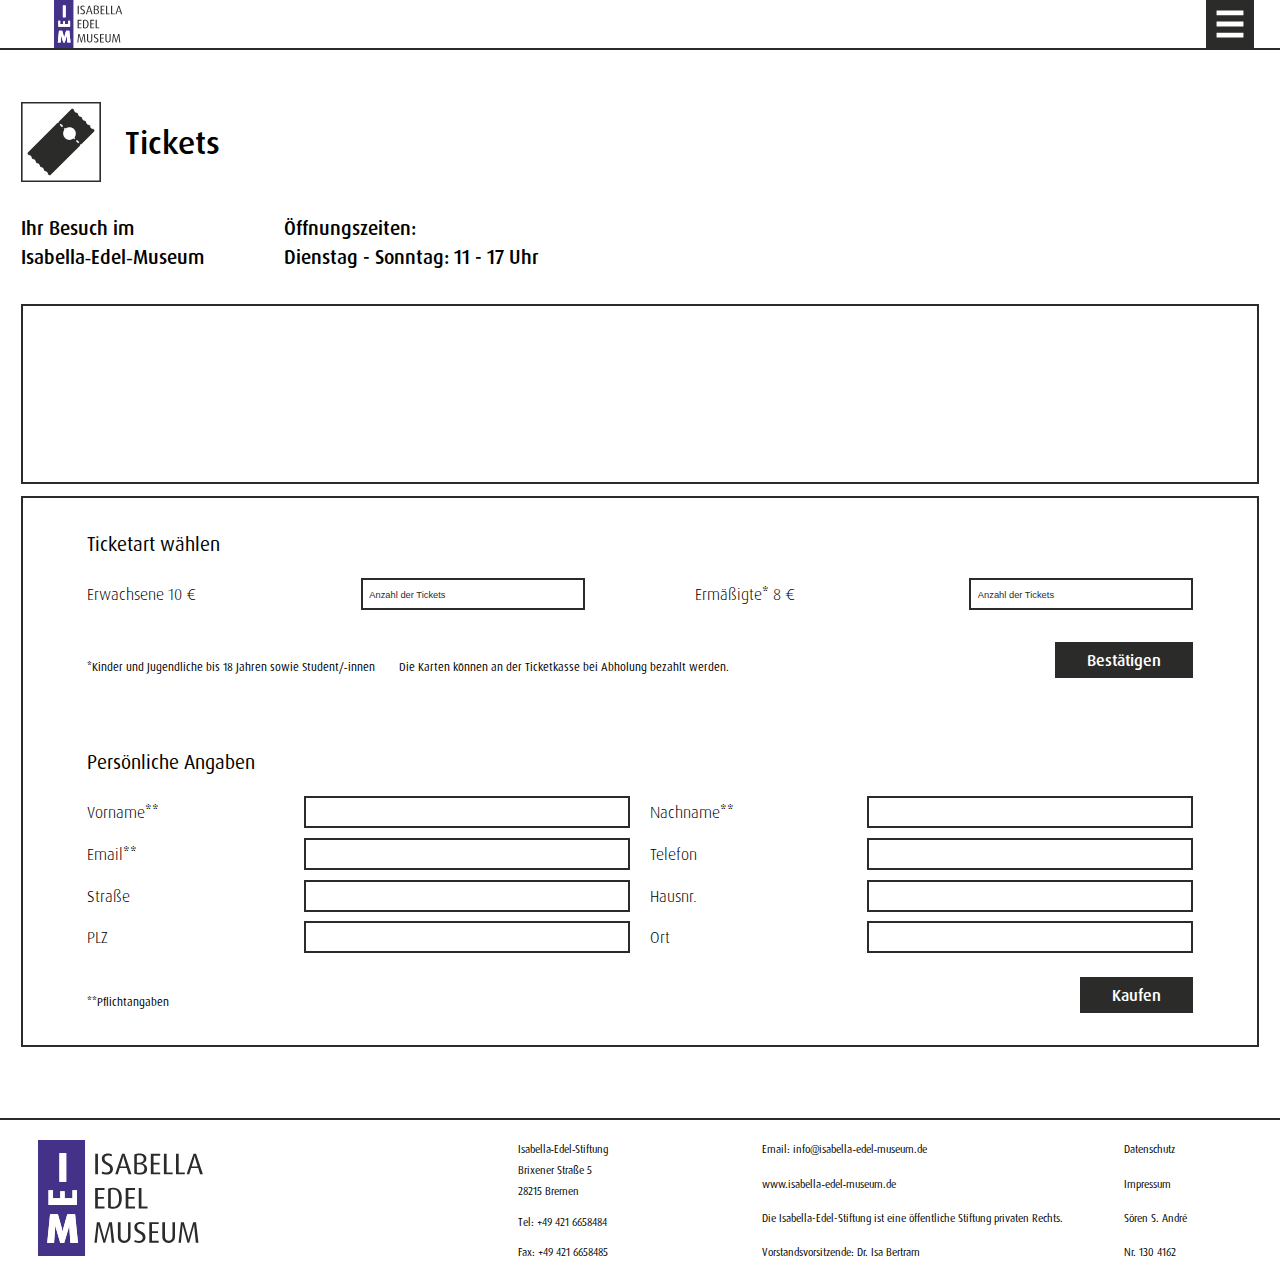
<file: website_iem/html/ticket.html>
<!doctype html>
<html lang="de">
	<head>
		<meta charset="utf-8">
		<meta name="viewport" content="width=device-width, initial-scale=1.0">
		<link rel="stylesheet" href="../css/style.css">
		<link rel="stylesheet" href="../css/ticket.css">
		<link rel="shortcut icon" href="../image/icon/logo_short.svg" type="image/x-icon">
		<title>Isabella&#8209;Edel&#8209;Museum | Tickets</title>
	</head>
	<body>
		<!----------------------------->
		<!------------ nav ------------>
		<!----------------------------->
		<nav>
			<a href="../index.html">
				<svg class="logo" viewBox="0 0 500 352">
					<path d="M142.57 0H0V352H142.57V0Z" fill="#443188"/>
					<path d="M85.63 39.9022H64.9598V126.854H85.63V39.9022Z" fill="white"/>
					<path d="M85.63 39.9022H64.9598V126.854H85.63V39.9022Z" fill="white"/>
					<path d="M121.266 312.098L112.474 225.146H88.7443L77.0863 266.594C75.9563 270.761 75.3224 273.934 74.7161 277.963H74.4681C73.8342 273.906 73.2003 270.761 72.0703 266.594L60.4123 225.146H36.5726L27.9186 312.098H48.6165L51.8686 269.519C52.1166 265.738 52.2544 262.179 52.2544 259.033H52.5025C53.1364 261.82 54.0183 265.49 55.1483 269.519L67.578 312.098H79.2636L92.0516 269.519C92.7957 266.98 93.5674 264.469 94.6974 259.033H94.9454C94.9454 262.565 95.0832 266.097 95.3313 269.519L98.2251 312.098H121.321H121.266Z" fill="white"/>
					<path d="M121.266 312.098L112.474 225.146H88.7443L77.0863 266.594C75.9563 270.761 75.3224 273.934 74.7161 277.963H74.4681C73.8342 273.906 73.2003 270.761 72.0703 266.594L60.4123 225.146H36.5726L27.9186 312.098H48.6165L51.8686 269.519C52.1166 265.738 52.2544 262.179 52.2544 259.033H52.5025C53.1364 261.82 54.0183 265.49 55.1483 269.519L67.578 312.098H79.2636L92.0516 269.519C92.7957 266.98 93.5674 264.469 94.6974 259.033H94.9454C94.9454 262.565 95.0832 266.097 95.3313 269.519L98.2251 312.098H121.321H121.266Z" fill="white"/>
					<path d="M118.179 152.379H104.509V176.386H80.7794V155.414H67.4953V176.386H45.5297V152.379H31.8597V196.944H118.179V152.379Z" fill="white"/>
					<path d="M118.179 152.379H104.509V176.386H80.7794V155.414H67.4953V176.386H45.5297V152.379H31.8597V196.944H118.179V152.379Z" fill="white"/>
					<path d="M486.358 311.132L479.137 249.375H470.4L457.915 293.913C457.199 296.424 456.758 298.576 456.317 301.557H456.151C455.71 298.604 455.269 296.452 454.553 293.913L442.068 249.375H433.414L426.111 311.132H433.166L437.989 264.883C438.154 262.896 438.347 260.661 438.43 257.626H438.595C439.312 261.13 439.67 262.565 440.277 264.883L453.202 311.132H458.466L471.558 264.883C472.191 262.648 472.991 259.06 473.239 257.626H473.404C473.487 260.219 473.569 262.648 473.845 264.883L478.475 311.132H486.33H486.358ZM415.307 293.526V249.347H407.755V293.526C407.755 301.17 402.491 305.641 396.428 305.641C390.365 305.641 385.101 301.143 385.101 293.526V249.347H376.915V293.526C376.915 304.04 384.219 312.098 396.07 312.098C407.921 312.098 415.307 304.04 415.307 293.526ZM365.919 311.132V305.585H345.689V281.964H363.879V276.5H345.689V254.949H365.919V249.402H337.504V311.16H365.919V311.132ZM325.901 294.879C325.901 274.044 300.242 278.984 300.242 263.972C300.242 257.681 304.266 254.093 311.129 254.093C314.794 254.093 318.873 255.252 321.464 256.88L323.614 251.858C320.306 249.899 315.594 248.464 310.495 248.464C299.526 248.464 292.14 254.838 292.14 264.524C292.14 284.724 317.523 280.06 317.523 295.32C317.523 301.336 313.416 305.917 305.837 305.917C301.455 305.917 297.101 305.006 293.821 303.047L291.423 308.621C295.171 310.856 300.683 312.015 306.471 312.015C318.239 312.015 325.901 304.758 325.901 294.879ZM280.619 293.526V249.347H273.04V293.526C273.04 301.17 267.776 305.641 261.713 305.641C255.65 305.641 250.386 301.143 250.386 293.526V249.347H242.2V293.526C242.2 304.04 249.504 312.098 261.355 312.098C273.206 312.098 280.619 304.04 280.619 293.526ZM231.397 311.132L224.176 249.375H215.439L202.954 293.913C202.238 296.424 201.797 298.576 201.356 301.557H201.191C200.75 298.604 200.309 296.452 199.592 293.913L187.107 249.375H178.453L171.15 311.132H178.205L183.028 264.883C183.194 262.896 183.387 260.661 183.469 257.626H183.635C184.351 261.13 184.709 262.565 185.316 264.883L198.242 311.132H203.506L216.624 264.883C217.258 262.648 218.057 259.06 218.305 257.626H218.471C218.554 260.219 218.636 262.648 218.912 264.883L223.542 311.132H231.397Z" fill="#2B2B2B"/>
					<path d="M332.13 207.458V201.912H313.664V145.701H305.479V207.458H332.13ZM294.234 207.458V201.912H274.005V178.29H292.195V172.827H274.005V151.275H294.234V145.728H265.82V207.486H294.234V207.458ZM245.756 176.386C245.756 193.192 240.133 202.601 228.723 202.601C225.774 202.601 222.467 202.049 220.786 201.332V151.496C222.495 150.778 225.774 150.226 228.723 150.226C240.133 150.226 245.756 159.553 245.756 176.359M254.134 176.579C254.134 156.739 244.708 144.79 228.558 144.79C223.018 144.79 217.231 145.866 212.683 148.102V205.03C217.231 207.265 223.018 208.341 228.558 208.341C244.708 208.341 254.134 196.42 254.134 176.552M201.714 207.458V201.912H181.485V178.29H199.675V172.827H181.485V151.275H201.714V145.728H173.3V207.486H201.714V207.458Z" fill="#2B2B2B"/>
					<path d="M484.125 80.1907H465.935L473.156 56.8455C473.955 54.2516 474.672 50.9126 475.03 48.843H475.196C475.554 51.1885 476.27 54.5827 476.987 56.8455L484.125 80.1907ZM500 103.784L479.219 42.027H471.475L450.805 103.784H458.549L464.337 85.1026H485.641L491.346 103.784H500ZM444.989 103.784V98.2378H426.524V42.027H418.339V103.784H444.989ZM408.362 103.784V98.2378H389.896V42.027H381.711V103.784H408.362ZM370.466 103.784V98.2378H350.237V74.6166H368.427V69.1528H350.237V47.6012H370.466V42.0546H342.052V103.812H370.466V103.784ZM322.704 87.1998C322.704 96.0854 316.365 99.5071 308.263 99.5071C304.955 99.5071 301.924 99.1484 299.691 98.155V73.3748H304.321C316.641 73.3748 322.704 77.514 322.704 87.1998ZM320.747 57.2042C320.747 65.2067 315.842 69.2356 304.321 69.2356H299.691V47.408C302.006 46.4974 304.955 46.0559 307.822 46.0559C316.834 46.0559 320.747 50.1951 320.747 57.2042ZM330.89 87.0894C330.89 78.7282 324.22 72.5469 316.806 71.112V70.9188C323.862 69.1252 328.575 64.3789 328.575 56.6247C328.575 47.546 321.464 41.0888 307.987 41.0888C301.924 41.0888 296.301 42.2478 291.947 44.4002V101.328C296.136 103.481 302.282 104.64 308.704 104.64C321.464 104.64 330.89 99.4519 330.89 87.0342M267.501 80.1907H249.311L256.532 56.8455C257.331 54.2516 258.048 50.9126 258.406 48.843H258.571C258.929 51.1885 259.646 54.5827 260.363 56.8455L267.501 80.1907ZM283.376 103.784L262.595 42.027H254.851L234.18 103.784H241.925L247.712 85.1026H269.017L274.722 103.784H283.376ZM227.29 87.5585C227.29 66.7244 201.604 71.6639 201.604 56.6523C201.604 50.3607 205.628 46.7733 212.49 46.7733C216.156 46.7733 220.262 47.9323 222.825 49.5604L224.975 44.5382C221.668 42.5789 216.955 41.144 211.884 41.144C200.915 41.144 193.529 47.5184 193.529 57.2042C193.529 77.4036 218.912 72.7401 218.912 88.0001C218.912 94.0157 214.805 98.5965 207.226 98.5965C202.844 98.5965 198.49 97.6859 195.21 95.7266L192.812 101.301C196.56 103.536 202.072 104.695 207.86 104.695C219.628 104.695 227.29 97.4375 227.29 87.5585ZM181.76 42.027H173.575V103.784H181.76V42.027Z" fill="#2B2B2B"/>
				</svg><!--logo-->
			</a>
			<input type="checkbox" id="sidebar-toggle">
			<label for="sidebar-toggle" id="sidebar-open">
				<svg viewBox="0 0 100 100">
					<path d="M0 0V100H100V0H0ZM78 78H22V68H78V78ZM78 55H22V45H78V55ZM78 32H22V22H78V32Z" fill="black"/>
				</svg>
			</label><!--sidebar-open-->
			<label for="sidebar-toggle" id="sidebar-overlay"></label><!--sidebar-overlay-->
			<flex>
				<label for="sidebar-toggle" id="sidebar-close">
					<svg width="100" height="100" viewBox="0 0 100 100" fill="none" xmlns="http://www.w3.org/2000/svg">
						<path d="M0 0V100H100V0H0ZM87.07 72.93L72.93 87.07L50 64.14L27.07 87.07L12.93 72.93L35.86 50L12.93 27.07L27.07 12.93L50 35.86L72.93 12.93L87.07 27.07L64.14 50L87.07 72.93Z" fill="black"/>
					</svg>
				</label><!--sidebar-close-->
				<a href="founder.html">Die&nbsp;Gründerin</a>
				<a href="layout.html">Räume</a>
				<a href="cafe.html">Museumscafé</a>
				<a href="#">Veranstaltungen</a>
				<a href="artist.html">Künstlerinnen</a>
				<a href="ticket.html">Tickets</a>
			</flex>
		</nav>


		<!----------------------------------------->
		<!------------ section: ticket ------------>
		<!----------------------------------------->
		<section id="ticket">
			<header>
				<svg width="100" height="100" viewBox="0 0 100 100" fill="none" xmlns="http://www.w3.org/2000/svg">
					<path d="M99 1H1V99H99V1Z" fill="white"/>
					<path d="M98 2V98H2V2H98ZM100 0H0V100H100V0Z" fill="black"/>
					<path d="M66.73 10.16L64.57 8L63.86 8.71L63.44 8.29L47.18 24.55L47.6 24.97L46.19 26.38L45.77 25.96L8.27999 63.44L8.69999 63.86L7.98999 64.57L10.15 66.73L10.86 66.02L13.75 68.91L13.04 69.62L15.2 71.78L15.91 71.07L18.8 73.96L18.09 74.67L20.26 76.84L20.97 76.13L23.86 79.02L23.15 79.73L25.32 81.9L26.03 81.19L28.92 84.08L28.21 84.79L30.38 86.96L31.09 86.25L33.97 89.13L33.26 89.84L35.42 92L36.13 91.29L36.55 91.71L74.03 54.23L73.61 53.81L75.02 52.4L75.44 52.82L91.7 36.56L91.28 36.14L91.99 35.43L89.83 33.27L89.12 33.98L86.24 31.1L86.95 30.39L84.78 28.22L84.07 28.93L81.18 26.04L81.89 25.33L79.72 23.16L79.01 23.87L76.12 20.98L76.83 20.27L74.66 18.1L73.95 18.81L71.06 15.92L71.77 15.21L69.61 13.05L68.9 13.76L66.01 10.87L66.72 10.16H66.73ZM48.35 28.55L49.76 27.14L52.65 30.03L51.24 31.44L48.35 28.55ZM72.87 50.24L71.46 51.65L68.58 48.77L69.99 47.36L72.87 50.24ZM66.93 44.3L67.81 45.18L66.4 46.59L65.52 45.71C62.38 48.14 57.83 47.92 54.96 45.05C52.09 42.18 51.86 37.63 54.3 34.49L53.42 33.61L54.83 32.2L55.71 33.08C58.85 30.65 63.4 30.87 66.27 33.74C69.14 36.61 69.37 41.16 66.93 44.3Z" fill="black"/>
				</svg>
				<h2>Tickets</h2>
			</header>
			<flex>
				<h3>
					Ihr Besuch im
					<br>
					Isabella&#8209;Edel&#8209;Museum
				</h3>
				<h3>
					Öffnungszeiten:
					<br>
					Dienstag - Sonntag: 11 - 17 Uhr
				</h3>
			</flex>
			<!---------------------------------------->
			<!------------ slider: people ------------>
			<!---------------------------------------->
			<div class="slider people" style="--width:25em;--height:15em;--quantity:5;">
				<div class="list">
					<div class="slide group" style="--position:1;"></div><!--slide group-->
					<div class="slide mother-daughter" style="--position:2;"></div><!--slide mother-daughter-->
					<div class="slide couple" style="--position:3;"></div><!--slide couple-->
					<div class="slide woman" style="--position:4;"></div><!--slide woman-->
					<div class="slide man" style="--position:5;"></div><!--slide man-->
				</div><!--list-->
			</div><!--slider people-->
			<form action="#">
				<div>
					<h4>Ticketart wählen</h4>
					<flex class="amount">
						<flex>
							<label for="full-price">Erwachsene 10 €</label>
							<input type="number" name="full-price" id="full-price" placeholder="Anzahl der Tickets">
						</flex>
						<flex>
							<label for="reduced-price">Ermäßigte* 8 €</label>
							<input type="number" name="reduced-price" id="reduced-price" placeholder="Anzahl der Tickets">
						</flex>
					</flex><!--amount-->
					<flex class="submit">
						<flex>
							<p>*Kinder und Jugendliche bis 18 Jahren sowie Student/&#8209;innen</p>
							<p>Die Karten können an der Ticketkasse bei Abholung bezahlt werden.</p>
						</flex>
						<input type="button" value="Bestätigen">
					</flex><!--submit-->
				</div>
				<div>
					<h4>Persönliche Angaben</h4>
					<grid>
						<flex>
							<label for="first-name">Vorname**</label>
							<input type="text" required>
						</flex>
						<flex>
							<label for="last-name">Nachname**</label>
							<input type="text" required>
						</flex>
						<flex>
							<label for="email">Email**</label>
							<input type="email" required>
						</flex>
						<flex>
							<label for="phone">Telefon</label>
							<input type="tel">
						</flex>
						<flex>
							<label for="street">Straße</label>
							<input type="text">
						</flex>
						<flex>
							<label for="house-number">Hausnr.</label>
							<input type="text">
						</flex>
						<flex>
							<label for="postal-code">PLZ</label>
							<input type="number">
						</flex>
						<flex>
							<label for="city">Ort</label>
							<input type="text">
						</flex>
					</grid>
					<flex class="buy">
						<p>**Pflichtangaben</p>
						<input type="submit" value="Kaufen">
					</flex><!--buy-->
				</div>
			</form>
		</section><!--ticket-->


		<!-------------------------------->
		<!------------ footer ------------>
		<!-------------------------------->
		<footer>
			<a href="../index.html">
				<svg class="logo" viewBox="0 0 500 352">
					<path d="M142.57 0H0V352H142.57V0Z" fill="#443188"/>
					<path d="M85.63 39.9022H64.9598V126.854H85.63V39.9022Z" fill="white"/>
					<path d="M85.63 39.9022H64.9598V126.854H85.63V39.9022Z" fill="white"/>
					<path d="M121.266 312.098L112.474 225.146H88.7443L77.0863 266.594C75.9563 270.761 75.3224 273.934 74.7161 277.963H74.4681C73.8342 273.906 73.2003 270.761 72.0703 266.594L60.4123 225.146H36.5726L27.9186 312.098H48.6165L51.8686 269.519C52.1166 265.738 52.2544 262.179 52.2544 259.033H52.5025C53.1364 261.82 54.0183 265.49 55.1483 269.519L67.578 312.098H79.2636L92.0516 269.519C92.7957 266.98 93.5674 264.469 94.6974 259.033H94.9454C94.9454 262.565 95.0832 266.097 95.3313 269.519L98.2251 312.098H121.321H121.266Z" fill="white"/>
					<path d="M121.266 312.098L112.474 225.146H88.7443L77.0863 266.594C75.9563 270.761 75.3224 273.934 74.7161 277.963H74.4681C73.8342 273.906 73.2003 270.761 72.0703 266.594L60.4123 225.146H36.5726L27.9186 312.098H48.6165L51.8686 269.519C52.1166 265.738 52.2544 262.179 52.2544 259.033H52.5025C53.1364 261.82 54.0183 265.49 55.1483 269.519L67.578 312.098H79.2636L92.0516 269.519C92.7957 266.98 93.5674 264.469 94.6974 259.033H94.9454C94.9454 262.565 95.0832 266.097 95.3313 269.519L98.2251 312.098H121.321H121.266Z" fill="white"/>
					<path d="M118.179 152.379H104.509V176.386H80.7794V155.414H67.4953V176.386H45.5297V152.379H31.8597V196.944H118.179V152.379Z" fill="white"/>
					<path d="M118.179 152.379H104.509V176.386H80.7794V155.414H67.4953V176.386H45.5297V152.379H31.8597V196.944H118.179V152.379Z" fill="white"/>
					<path d="M486.358 311.132L479.137 249.375H470.4L457.915 293.913C457.199 296.424 456.758 298.576 456.317 301.557H456.151C455.71 298.604 455.269 296.452 454.553 293.913L442.068 249.375H433.414L426.111 311.132H433.166L437.989 264.883C438.154 262.896 438.347 260.661 438.43 257.626H438.595C439.312 261.13 439.67 262.565 440.277 264.883L453.202 311.132H458.466L471.558 264.883C472.191 262.648 472.991 259.06 473.239 257.626H473.404C473.487 260.219 473.569 262.648 473.845 264.883L478.475 311.132H486.33H486.358ZM415.307 293.526V249.347H407.755V293.526C407.755 301.17 402.491 305.641 396.428 305.641C390.365 305.641 385.101 301.143 385.101 293.526V249.347H376.915V293.526C376.915 304.04 384.219 312.098 396.07 312.098C407.921 312.098 415.307 304.04 415.307 293.526ZM365.919 311.132V305.585H345.689V281.964H363.879V276.5H345.689V254.949H365.919V249.402H337.504V311.16H365.919V311.132ZM325.901 294.879C325.901 274.044 300.242 278.984 300.242 263.972C300.242 257.681 304.266 254.093 311.129 254.093C314.794 254.093 318.873 255.252 321.464 256.88L323.614 251.858C320.306 249.899 315.594 248.464 310.495 248.464C299.526 248.464 292.14 254.838 292.14 264.524C292.14 284.724 317.523 280.06 317.523 295.32C317.523 301.336 313.416 305.917 305.837 305.917C301.455 305.917 297.101 305.006 293.821 303.047L291.423 308.621C295.171 310.856 300.683 312.015 306.471 312.015C318.239 312.015 325.901 304.758 325.901 294.879ZM280.619 293.526V249.347H273.04V293.526C273.04 301.17 267.776 305.641 261.713 305.641C255.65 305.641 250.386 301.143 250.386 293.526V249.347H242.2V293.526C242.2 304.04 249.504 312.098 261.355 312.098C273.206 312.098 280.619 304.04 280.619 293.526ZM231.397 311.132L224.176 249.375H215.439L202.954 293.913C202.238 296.424 201.797 298.576 201.356 301.557H201.191C200.75 298.604 200.309 296.452 199.592 293.913L187.107 249.375H178.453L171.15 311.132H178.205L183.028 264.883C183.194 262.896 183.387 260.661 183.469 257.626H183.635C184.351 261.13 184.709 262.565 185.316 264.883L198.242 311.132H203.506L216.624 264.883C217.258 262.648 218.057 259.06 218.305 257.626H218.471C218.554 260.219 218.636 262.648 218.912 264.883L223.542 311.132H231.397Z" fill="#2B2B2B"/>
					<path d="M332.13 207.458V201.912H313.664V145.701H305.479V207.458H332.13ZM294.234 207.458V201.912H274.005V178.29H292.195V172.827H274.005V151.275H294.234V145.728H265.82V207.486H294.234V207.458ZM245.756 176.386C245.756 193.192 240.133 202.601 228.723 202.601C225.774 202.601 222.467 202.049 220.786 201.332V151.496C222.495 150.778 225.774 150.226 228.723 150.226C240.133 150.226 245.756 159.553 245.756 176.359M254.134 176.579C254.134 156.739 244.708 144.79 228.558 144.79C223.018 144.79 217.231 145.866 212.683 148.102V205.03C217.231 207.265 223.018 208.341 228.558 208.341C244.708 208.341 254.134 196.42 254.134 176.552M201.714 207.458V201.912H181.485V178.29H199.675V172.827H181.485V151.275H201.714V145.728H173.3V207.486H201.714V207.458Z" fill="#2B2B2B"/>
					<path d="M484.125 80.1907H465.935L473.156 56.8455C473.955 54.2516 474.672 50.9126 475.03 48.843H475.196C475.554 51.1885 476.27 54.5827 476.987 56.8455L484.125 80.1907ZM500 103.784L479.219 42.027H471.475L450.805 103.784H458.549L464.337 85.1026H485.641L491.346 103.784H500ZM444.989 103.784V98.2378H426.524V42.027H418.339V103.784H444.989ZM408.362 103.784V98.2378H389.896V42.027H381.711V103.784H408.362ZM370.466 103.784V98.2378H350.237V74.6166H368.427V69.1528H350.237V47.6012H370.466V42.0546H342.052V103.812H370.466V103.784ZM322.704 87.1998C322.704 96.0854 316.365 99.5071 308.263 99.5071C304.955 99.5071 301.924 99.1484 299.691 98.155V73.3748H304.321C316.641 73.3748 322.704 77.514 322.704 87.1998ZM320.747 57.2042C320.747 65.2067 315.842 69.2356 304.321 69.2356H299.691V47.408C302.006 46.4974 304.955 46.0559 307.822 46.0559C316.834 46.0559 320.747 50.1951 320.747 57.2042ZM330.89 87.0894C330.89 78.7282 324.22 72.5469 316.806 71.112V70.9188C323.862 69.1252 328.575 64.3789 328.575 56.6247C328.575 47.546 321.464 41.0888 307.987 41.0888C301.924 41.0888 296.301 42.2478 291.947 44.4002V101.328C296.136 103.481 302.282 104.64 308.704 104.64C321.464 104.64 330.89 99.4519 330.89 87.0342M267.501 80.1907H249.311L256.532 56.8455C257.331 54.2516 258.048 50.9126 258.406 48.843H258.571C258.929 51.1885 259.646 54.5827 260.363 56.8455L267.501 80.1907ZM283.376 103.784L262.595 42.027H254.851L234.18 103.784H241.925L247.712 85.1026H269.017L274.722 103.784H283.376ZM227.29 87.5585C227.29 66.7244 201.604 71.6639 201.604 56.6523C201.604 50.3607 205.628 46.7733 212.49 46.7733C216.156 46.7733 220.262 47.9323 222.825 49.5604L224.975 44.5382C221.668 42.5789 216.955 41.144 211.884 41.144C200.915 41.144 193.529 47.5184 193.529 57.2042C193.529 77.4036 218.912 72.7401 218.912 88.0001C218.912 94.0157 214.805 98.5965 207.226 98.5965C202.844 98.5965 198.49 97.6859 195.21 95.7266L192.812 101.301C196.56 103.536 202.072 104.695 207.86 104.695C219.628 104.695 227.29 97.4375 227.29 87.5585ZM181.76 42.027H173.575V103.784H181.76V42.027Z" fill="#2B2B2B"/>
				</svg><!--logo-->
			</a>
			<div>
				<a href="https://www.google.com/maps/place/Brixener+Str.+5,+28215+Bremen/@53.1003205,8.8108661,17z/data=!3m1!4b1!4m6!3m5!1s0x47b128642765b4ed:0xab77583e3bedbc07!8m2!3d53.1003173!4d8.813441!16s%2Fg%2F11c5f4b5nb?entry=ttu&g_ep=EgoyMDI1MDExNS4wIKXMDSoASAFQAw%3D%3D" target="_blank">
					Isabella&#8209;Edel&#8209;Stiftung
					<br>
					Brixener Straße 5
					<br>
					28215 Bremen
				</a>
				<a href="tel:+494216658484">Tel: +49 421 6658484</a>
				<p>Fax: +49 421 6658485</p>
			</div>
			<div>
				<a href="mailto:info@isabella-edel-museum.de">Email: info@isabella&#8209;edel&#8209;museum.de</a>
				<a href="www.isabella-edel-museum.de" target="_blank">www.isabella&#8209;edel&#8209;museum.de</a>
				<p>Die Isabella-Edel-Stiftung ist eine öffentliche Stiftung privaten Rechts.</p>
				<p>Vorstandsvorsitzende: Dr. Isa Bertram</p>
			</div>
			<div>
				<a href="#">Datenschutz</a>
				<a href="#">Impressum</a>
				<p>Sören S. André</p>
				<p>Nr. 130 4162</p>
			</div>
		</footer>
	</body>
</html>
</file>
<file: css/style.css>
/***************************/
/********** basic **********/
/***************************/

*{
	margin:0;
	padding:0;
	/* outline:1px solid magenta; */
}

@font-face{
	font-family:Ubuntu;
	src:url(../font/local_ubuntu-regular.ttf);
}

:root{
	--portfolio-blue:#232F68;
	--portfolio-red:#6E0C25;
	--portfolio-yellow:#FFD166;

	--portfolio-green:#3E6C52;
	--portfolio-orange:#CF5C36;

	--box-shadow:rgba(0,0,0,.25);
	--portfolio-blue-80:rgba(35,47,104,.6);

	--transition:all .4s ease-in-out;
}

html{
	scroll-behavior:smooth;
	scroll-padding-top:5em;
	font-size:1vw;
}

body{
	font:clamp(15px,1.5em,30px) Ubuntu,sans-serif;
}

h1{
	font:3em/1.2 Ubuntu,sans-serif;
	text-transform:capitalize;
}

h2,h3{
	font:2em/1.2 Ubuntu,sans-serif;
}

h2{
	text-transform:uppercase;
}

p{
	line-height:2;
}


/***************************/
/*********** nav ***********/
/***************************/

nav{
	height:4em;
	padding-left:2em;
	font-weight:600;
	background:white;
	box-shadow:0 .5em .5em var(--box-shadow);
	display:flex;
	align-items:center;
	justify-content:space-between;
	position:sticky;
	top:0;
	z-index:1;
}

nav a{
	transition:var(--transition);
}

nav > a{
	height:100%;
	margin-right:auto;
	color:black;
	text-decoration:none;
	display:flex;
	gap:.5em;
}

nav > a *{
	margin-block:auto;
}

nav > a img{
	height:3em;
	transition:var(--transition);
}

nav > a:hover img{
	scale:1.3;
}

nav > a p:last-of-type{
	display:none;
}

nav label{
	display:flex;
}

nav label:hover svg{
	background:var(--portfolio-red);
	fill:white;
}

nav label svg{
	height:2em;
	fill:black;
	transition:var(--transition);
}

nav #sidebar-open svg{
	padding:1em 2.5em 1em .5em;
}

nav flex{
	height:100%;
	background:white;
	display:flex;
	align-items:flex-end;
}

nav flex #sidebar-close{
	width:100%;
}

nav flex #sidebar-close svg{
	padding:1em calc(50vw - 2.5em) 1em .5em;
}

nav flex a{
	padding-inline:3em;
	color:black;
	font-weight:600;
	line-height:4em;
	text-decoration:none;
	text-transform:uppercase;
}

nav flex a:last-of-type{
	padding-inline:3em 5em;
}

nav flex a:hover{
	color:white;
	background:var(--portfolio-red);
}

nav #sidebar-toggle,
nav #sidebar-open,
nav flex #sidebar-close{
	display:none;
}


/******************************/
/*********** footer ***********/
/******************************/

footer{
	height:4em;
	box-sizing:border-box;
	box-shadow:0 -.5em .5em var(--box-shadow);
	/* padding-inline:2em; */
	padding-left:2em;
	background:white;
	font-weight:600;
	display:flex;
	justify-content:space-between;
	position:relative;
	z-index:1;
}

footer a{
	height:4em;
	display:flex;
	gap:.5em;
	transition:var(--transition);
}

footer a *{
	margin-block:auto;
}

footer a:first-of-type:hover img{
	scale:1.3;
}

footer a img{
	height:3em;
	transition:var(--transition);
}

footer a p:last-of-type{
	display:none;
}

footer a{
	color:black;
	line-height:4em;
	text-decoration:none;
	display:flex;
	gap:.5em;
	transition:var(--transition);
}

footer a:last-of-type{
	/* padding-inline:2em; */
	padding-inline:2em 4em;
}

footer a:last-of-type:hover{
	background:var(--portfolio-red);
	color:white;
}

footer a:hover svg{
	fill:white;
}

footer a svg{
	height:2em;
	margin-block:auto;
	transition:var(--transition);
}


/*******************************************/
/*********** media queries 960px ***********/
/*******************************************/

@media only screen and (max-width:960px){
	body{
	font:clamp(10px,1em,20px) Ubuntu,sans-serif;
}

	h1{
		font:3em/1.2 Ubuntu,sans-serif;
		text-transform:capitalize;
	}

	h2,h3{
		font:1.5em/1.2 Ubuntu,sans-serif;
	}

	nav > a p:first-of-type{
		display:none;
	}

	nav > a p:last-of-type{
		display:block;
	}

	nav flex{
		height:100vh;
		width:50vw;
		box-shadow:-1em 0 5em var(--box-shadow);
		display:flex;
		flex-direction:column;
		align-items:flex-start;
		position:fixed;
		top:0;
		right:-100%;
		z-index:10;
		transition:var(--transition);
	}

	nav flex a{
		width:100%;
		height:auto;
		padding-block:1em;
	}

	nav flex a:first-of-type{
		margin-top:1em;
	}

	nav #sidebar-open,
	nav flex #sidebar-close{
		display:flex;
	}

	nav #sidebar-overlay{
		transition:all .5s ease-in-out;
	}

	nav #sidebar-toggle:unchecked ~ flex{
		right:-100%;
	}

	nav #sidebar-toggle:checked ~ flex{
		right:0;
	}

	nav #sidebar-toggle:checked ~ #sidebar-overlay{
		background:var(--box-shadow);
		backdrop-filter:blur(.5em);
		width:100vw;
		height:100vh;
		position:fixed;
		top:0;
		left:0;
		z-index:9;
	}

	footer a p:first-of-type{
		display:none;
	}

	footer a p:last-of-type{
		display:block;
	}
}
</file>
<file: css/index.css>
/*****************************/
/*********** index ***********/
/*****************************/


/****************************/
/*********** hero ***********/
/****************************/

main #hero{
	min-height:70vh;
	padding-block:3em;
	padding-inline:2em;
	background:var(--portfolio-yellow);
	color:var(--portfolio-blue);
}

main #hero h3{
	width:25%;
}

main #hero h1{
	width:min-content;
	margin-block:.5em;
}


/*****************************/
/*********** about ***********/
/*****************************/

main #about{

	padding:4em 2em;
	display:flex;
	flex-direction:column;
	justify-content:center;
}

main #about p{
	max-width:70ch;
}


/***************************************/
/*************** project ***************/
/***************************************/

main #project{
	background:var(--portfolio-yellow);
}

main #project grid{
	display:grid;
	grid-template-columns:repeat(4,1fr);
}

main #project grid a{
	aspect-ratio:1/1;
}

main #project grid a .overlay{
	gap:20px;
	height:100%;
	background:var(--portfolio-blue-80);
	backdrop-filter:blur(10px);
	opacity:0%;
	display:flex;
	flex-direction:column;
	justify-content:center;
	transition:var(--transition);
}

main #project grid a .overlay:hover{
	opacity:100%;
}

main #project grid a div svg{
	margin-inline:auto;
	width:50px;
	fill:var(--portfolio-yellow);
}

main #project grid a img{
	height:2em;
}

main #project grid a{
	text-align:center;
	color:var(--portfolio-yellow);
	text-decoration:none;
}

main #project grid #iem{
	background:url(../image/iem_full_25.png) top / 200%;
}

main #project grid #dev{
	background:url(../image/dev_full_25.png) top / 200%;
}

main #project grid #tch{
	background:url(../image/tch_full_25.png) top / 200%;
}

main #project grid #tsv{
	background:url(../image/tsv_full_25.png) top / 200%;
}


/*************************************/
/*************** skill ***************/
/*************************************/

main #skill{
	padding:2em 4em;
	background:var(--portfolio-yellow);
	color:var(--portfolio-blue);
	display:flex;
	gap:5em;
	justify-content:center;
	vertical-align:center;
}

main #skill header{
	display:flex;
	flex-direction:column;
	gap:.5em;
}

main #skill flex{
	width:fit-content;
	height:2.5em;
	margin-block:auto;
	display:flex;
	gap:2em;
}

main #skill flex a{
	transition:var(--transition);
}

main #skill flex a:hover{
	scale:1.2;
}

main #skill flex a img{
	height:100%;
}


/*******************************************/
/*********** media queries 960px ***********/
/*******************************************/

@media only screen and (max-width:960px){
	main #project grid{
		grid-template-columns:repeat(2,1fr);
	}

	main #skill{
		padding:1em 2em;
		flex-direction:column;
		gap:2em;
		text-align:center;
	}

	main #skill flex{
		margin-inline:auto;
	}
}
</file>
<file: website_dev/style.css>
/****************************/
/*********** font ***********/
/****************************/

@font-face{
	font-family:'Podkova';
	src:url(font/local_podkova.ttf);
}

@font-face{
	font-family:'Open Sans';
	src:url(font/local_open-sans.ttf);
}


/****************************/
/*********** root ***********/
/****************************/

:root{
	--beige:#faf3eb;
	--red:#701a32;
	--green:#1a7024;
	--blue:#1a5c70;
	--white-50:rgba(255,255,255,.5);
	--black-50:rgba(0,0,0,.5);
	--transition:all .4s ease-in-out;
}


/*******************************/
/*********** general ***********/
/*******************************/

*{
	margin:0;
	padding:0;
	/* outline:1px solid magenta !important; */
}

html{
	max-width:1920px;
	font:400 clamp(15px,1vw,30px) 'Open Sans';
	scroll-behavior:smooth;
	scroll-padding:2em;
}

body{
	position:relative;
}

h1,
h2,
h3,
h4{
	font-family:'Podkova';
}

h2{
	font-size:4em;
}

h3{
	font-size:3em;
}

h4{
	font-size:2em;
}

p:not(.sub-nav p,.sub-footer p),
li{
	font-size:1.5em;
	line-height:2;
}

a,
input[type="submit"]{
	text-decoration:none;
	transition:var(--transition);
}

a.engagement:not(nav .engagement),
a.appointment{
	padding:1em 2em;
	background:var(--red);
	color:white;
	font:600 2em 'Podkova';
}

a.engagement:hover,
a.appointment:hover{
	background:var(--green);
}


/********************************************/
/*********** sub-nav & sub-footer ***********/
/********************************************/

.sub-nav,
.sub-footer{
	height:2em;
	padding-inline:3em;
	background:black;
	display:flex;
	justify-content:space-between;
}

.sub-nav a,
.sub-footer a{
	color:white;
}

.sub-nav a:hover,
.sub-footer a:hover,
.sub-nav a:hover svg{
	color:var(--green);
	fill:var(--green);
}

.sub-nav a svg{
	transition:var(--transition);
}

.sub-nav p,
.sub-footer p{
	color:white;
}

.sub-nav > *,
.sub-footer > *{
	height:1em;
	align-self:center;
	display:flex;
	justify-content:center;
}

.sub-nav * svg,
.sub-footer * svg{
	fill:white;
	margin-right:.5em;
}

nav .home:hover,
footer .home:hover{
	scale:1.1;
}


/***************************/
/*********** nav ***********/
/***************************/

nav{
	height:4em;
	padding-inline:3em 0;
	background:var(--beige);
	font-family:'Podkova';
	font-weight:600;
	display:flex;
	align-items:center;
	justify-content:space-between;
}

nav .home{
	height:80%;
}

nav .home{
	margin-right:auto;
}

nav label{
	display:flex;
}

nav label svg{
	transition:var(--transition);
}

nav label:hover svg{
	background:var(--red);
	fill:white;
}

nav svg{
	height:3em;
	fill:black;
}

nav flex{
	height:100%;
	display:flex;
	align-items:flex-end;
}

nav a,
nav flex a{
	height:100%;
	color:black;
	display:flex;
	align-items:center;
	transition:all .4s ease-in-out;
}

nav flex a:not(.engagement){
	padding-inline:2em;
	line-height:1em;
}

nav flex a:not(.engagement):hover{
	background:var(--red);
	color:white;
}

nav flex .engagement{
	padding-inline:2em 3em;
	background:var(--red);
	color:white;
}

nav flex .engagement:hover{
	background:var(--green);
}

nav #sidebar-toggle,
nav #sidebar-open,
nav flex #sidebar-close{
	display:none;
}

main{
	position:relative;
	overflow-x:hidden;
}

.home{
	height:10em;
}

.home img{
	height:100%;
}


/*****************************************/
/*********** main: back-to-top ***********/
/*****************************************/

#back-to-top{
	position:absolute;
	top:120vh;
	right:1em;
	bottom:12em;
	z-index:5;
}

#back-to-top a{
	height:4em;
	aspect-ratio:1/1;
	border-radius:2em;
	background:var(--red);
	display:flex;
	justify-content:center;
	position:sticky;
	top:85vh;
}

#back-to-top a:hover{
	background:var(--green);
}

#back-to-top a svg{
	height:2em;
	fill:white;
	align-self:center;
}


/*************************************/
/*********** main: stopper ***********/
/*************************************/

#stopper{
	padding:1em;
	background:var(--blue);
	color:white;
	font:600 2em 'Podkova';
	text-align:center;
	text-transform:uppercase;
	position:fixed;
	top:3.5em;
	right:0;
	z-index:5;
}

#stopper:hover{
	background:var(--green);
}


/*************************************/
/*********** section: hero ***********/
/*************************************/

#hero{
	min-height:40em;
	background:url(image/hero.webp) center / cover;
	display:grid;
	grid-template-columns:repeat(2,1fr);
}

#hero h1{
	width:min-content;
	height:fit-content;
	margin-block:1em;
	margin-inline:1em;
	padding:.5em;
	background:var(--white-50);
	font-size:4em;
}

#hero div{
	width:fit-content;
}

#hero .h3-h4{
	width:22em;
	height:fit-content;
	margin-block:auto 3.5em;
	margin-inline:3.5em;
	padding:1.5em;
	background:var(--white-50);
}

#hero .home{
	margin-block:auto 3em;
	margin-inline:auto 3em;
}

#hero .home:hover{
	scale:1.1;
}


/*************************************/
/*********** section: help ***********/
/*************************************/

#help{
	background:url(image/help.webp) center / cover;
	color:white;
}

#help .overlay{
	height:100%;
	padding-block:3em;
	background-color:var(--black-50);
	display:flex;
	flex-direction:column;
	justify-content:center;
	gap:4em;
}

#help .overlay h2{
	font-size:4em;
	text-align:center;
}

#help .overlay div{
	padding-inline:8em;
	columns:2;
	gap:6em;
}

#help .overlay div p{
	text-wrap:balance;
}

#help .overlay div p:not(:first-of-type){
	margin-block:1em;
}

#help .overlay div p:first-of-type,
#help .overlay div p:nth-of-type(2),
#help .overlay div p:nth-of-type(3){
	text-align:right;
}

#help .overlay div p span,
#help .overlay div ul{
	font-family:'Podkova';
	font-size:1.2em;
}

#help .overlay div ul{
	list-style-type:none;
}

#help .overlay .engagement{
	margin-inline:auto;
}

#help .overlay .engagement:hover{
	background:var(--green);
}


/*************************************/
/*********** section: form ***********/
/*************************************/


#form{
	padding-block:8em;
	position:relative;
}

#form h2{
	margin-block:0 1em;
	text-align:center;
}

#form form{
	width:60%;
	box-shadow:0 0 3em var(--black-50);
	margin-inline:auto;
	padding:3em;
	background:var(--beige);
	font-family:'Podkova';
	display:flex;
	flex-direction:column;
	gap:2em;
}

#form form > *{
	margin-inline:auto;
}

#form form h3,
#form form p{
	width:80%;
}

#form form h3,
#form form h4,
#form form p:not(flex p){
	text-align:center;
}

#form form input{
	outline:none;
	border-radius:0;
}

#form form input:focus:not([type="checkbox"]){
	outline:2px solid var(--red);
}

#form form ul{
	width:fit-content;
	list-style-type:none;
	text-align:right;
}

#form form ul input{
	margin-left:1em;
}

#form form grid{
	display:grid;
	grid-template-columns:1fr 3fr;
	gap:1em;
}

#form form grid label{
	height:fit-content;
	margin-block:auto;
	font-size:1.5em;
	text-align:right;
}

#form form grid label:has(+ input[required]){
	font-weight:600;
}

#form form grid input{
	height:2em;
	padding-inline:1em;
	font-family:'Podkova';
	appearance:textfield;
}

#form form flex{
	width:86%;
	display:flex;
	justify-content:space-between;
}

#form form flex p{
	font-weight:600;
	height:fit-content;
	margin-block:auto;
}

#form form flex input{
	padding:1em 2em;
	background:var(--red);
	color:white;
	font:600 1.5em 'Podkova';
}

#form form flex input:hover{
	background:var(--green);
}

#form .paw{
	height:20em;
	position:absolute;
	z-index:-1;
}

#form .top-left{
	top:5em;
	left:0;
	rotate:-45deg;
}

#form .top-right{
	top:5em;
	right:0;
	rotate:45deg;
}

#form .bottom-left{
	bottom:3em;
	left:0;
	rotate:45deg;
}

#form .bottom-right{
	right:0;
	bottom:3em;
	rotate:-45deg;
}


/******************************************************/
/*********** banner: cta-first & cta-second ***********/
/******************************************************/

.banner{
	min-height:45em;
	margin-block:7em;
}

.banner h2,
.banner grid h3{
	background:var(--white-50);
}

.banner h2{
	padding:.5em;
	text-align:center;
}

.banner grid{
	display:grid;
	grid-template-columns:repeat(2,1fr);
}

.banner grid > *{
	width:fit-content;
	height:fit-content;
}

.banner grid h3{
	margin-block:2em;
	padding:.5em;
}

.banner grid .engagement{
	margin-block:auto 1em;
	margin-inline:1em 0;
}

.banner grid .engagement:hover{
	background:var(--green);
}

.banner grid .home{
	height:12em;
	margin-block:auto 1em;
	margin-inline:auto 2em;
}

.banner grid .home:hover{
	scale:1.1;
}

.banner grid .home img{
	height:100%;
}

#cta-first{
	background:url(image/cta-first.webp) right bottom / cover;
}

#cta-second{
	background:url(image/cta-second.webp) center top / cover;
}


/*************************************************/
/*********** section: kid-teen & adult ***********/
/*************************************************/

#kid-teen h2,
#adult h2{
	margin-left:1em;
}

#kid-teen article,
#adult article{
	width:95%;
	min-height:50em;
	box-shadow:0 0 3em var(--black-50);
	margin-block:5em;
	margin-inline:auto 0;
}

#kid-teen article:nth-child(odd),
#adult article:nth-child(odd){
	margin-inline:0 auto;
}

#kid-teen article .content,
#adult article .content{
	min-height:50em;
	width:50%;
	padding:2em;
	background:var(--white-50);
	display:flex;
	flex-direction:column;
	justify-content:center;
	gap:2em;
}

#kid-teen article:nth-child(odd) .content,
#adult article:nth-child(odd) .content{
	margin-left:auto;
}

#kid-teen article .content h3,
#adult article .content h3{
	text-wrap:balance;
}

#kid-teen article .content p,
#adult article .content p{
	text-wrap:balance;
}

#kid-teen article .content a,
#adult article .content a{
	width:fit-content;
}

#kid-teen article .content a:hover,
#adult article .content a:hover{
	background:var(--green);
}

#kid-teen .dog-walking{
	background:url(image/kid-teen_dog-walking.webp) center / cover;
}

#kid-teen .cat-reading{
	background:url(image/kid-teen_cat-reading.webp) center / cover;
}

#kid-teen .holiday{
	background:url(image/kid-teen_holiday.webp) center / cover;
}

#kid-teen .internship{
	background:url(image/kid-teen_internship.webp) center / cover;
}

#adult .dog-walking{
	background:url(image/adult_dog-walking.webp) center / cover;
}

#adult .caregiving{
	background:url(image/adult_caregiving.webp) center / cover;
}

#adult .crafting{
	background:url(image/adult_crafting.webp) center / cover;
}

#adult .adoption{
	background:url(image/adult_adoption.webp) center / cover;
}

#adult .information{
	background:url(image/adult_information.webp) center / cover;
}


/****************************************/
/*********** section: contact ***********/
/****************************************/

#contact{
	padding:3em;
	color:white;
	background:var(--red);
}

#contact grid{
	margin-block:2em;
}

#contact grid > *{
	width:fit-content;
}

#contact flex{
	margin-block:2em 0;
}

#contact a,
#contact p{
	height:fit-content;
	align-self:center;
}

#contact a{
	color:white;
}

#contact a:hover,
#contact a:hover svg{
	color:black;
	fill:black;
}

#contact svg{
	height:3em;
	margin-block:auto;
	fill:white;
	transition:var(--transition);
}

#contact grid *,
	#contact flex{
	display:flex;
	gap:1em;
}

#contact grid{
	display:grid;
	grid-template-columns:1fr 1fr 1.5fr;
}

#contact grid a:first-child{
	grid-row:span 2;
}


/******************************/
/*********** footer ***********/
/******************************/

footer{
	padding-block:3em;
	padding-inline:3em;
	background:var(--beige);
}

footer grid{
	width:100%;
	display:grid;
	grid-template-columns:repeat(4,1fr);
	align-items:center;
	row-gap:1em;
}

footer grid * svg{
	height:1.5em;
	margin-right:.5em;
	align-self:center;
	transition:var(--transition);
}

footer grid > *{
	height:fit-content;
	width:fit-content;
	display:flex;
}

footer a{
	color:black;
}

footer a:hover{
	color:var(--red);
}

footer a:hover svg{
	fill:var(--red);
}

footer grid .home{
	height:8em;
	grid-row:span 2;
}

footer grid > p:not(:has(svg)){
	padding-left:1.75em;
}


/*************************************/
/*********** media queries ***********/
/*************************************/

@media only screen and (max-width:970px){

	/*******************************/
	/*********** sub-nav ***********/
	/*******************************/

	.sub-nav{
		height:7em;
		padding-block:1em;
		padding-inline:2em;
		flex-direction:column;
		justify-content:flex-start;
		gap:1em;
	}


	/*************************************/
	/*********** main: stopper ***********/
	/*************************************/

	#stopper{
		top:7em;
	}


	/*************************************/
	/*********** section: help ***********/
	/*************************************/

	#help .overlay div{
		padding-inline:1em;
		gap:4em;
	}


	/******************************************************/
	/*********** banner: cta-first & cta-second ***********/
	/******************************************************/

	.banner grid .home{
		height:10em;
	}


	/******************************/
	/*********** footer ***********/
	/******************************/

	footer grid{
		margin-inline:auto;
		grid-template-columns:repeat(3,1fr);
	}

	footer grid .home{
		grid-row:span 3;
	}
}


@media only screen and (max-width:860px){

	/***************************/
	/*********** nav ***********/
	/***************************/

	nav{
		padding-inline:1em;
	}

	nav flex{
		height:100vh;
		width:50vw;
		padding:.5em 0 0 .5em;
		background:var(--beige);
		box-shadow:-1em 0 5em var(--black-50);
		display:flex;
		flex-direction:column;
		align-items:flex-start;
		position:fixed;
		top:0;
		right:-100%;
		z-index:10;
		transition:all .5s ease-in-out;
	}

	nav flex a{
		width:100%;
		height:auto;
		padding-block:1em;
	}

	nav flex a:first-of-type{
		margin-top:2em;
	}

	nav #sidebar-open,
	nav flex #sidebar-close{
		display:flex;
	}

	nav #sidebar-overlay{
		transition:all .5s ease-in-out;
	}

	nav #sidebar-toggle:unchecked ~ flex{
		right:-100%;
	}

	nav #sidebar-toggle:checked ~ flex{
		right:0;
	}

	nav #sidebar-toggle:checked ~ #sidebar-overlay{
		background:var(--white-50);
		backdrop-filter:blur(.5em);
		width:100vw;
		height:100vh;
		position:fixed;
		top:0;
		left:0;
		z-index:9;
	}


	/*************************************/
	/*********** section: help ***********/
	/*************************************/

	#help .overlay div{
		gap:1em;
	}

	/*************************************/
	/*********** section: form ***********/
	/*************************************/

	#form form{
		width:80%;
	}


	/****************************************/
	/*********** section: contact ***********/
	/****************************************/

	#contact grid{
		grid-template-columns:1.5fr 2fr;
		row-gap:2em;
	}

	#contact grid a:first-child{
		grid-row:span 4;
	}
}


@media only screen and (max-width:770px){

	/*******************************/
	/*********** general ***********/
	/*******************************/

	h2{
		font-size:3em;
	}

	h3{
		font-size:2.5em;
	}

	h4{
		font-size:1.5em;
	}

	p:not(.sub-nav p,.sub-footer p),
	li{
	font-size:1em;
	}

	a.engagement:not(nav .engagement),
	a.appointment{
		font-size:1.5em;
	}

	.home{
		height:8em;
	}


	/*************************************/
	/*********** section: hero ***********/
	/*************************************/

	#hero h1{
		font-size:3.5em;
	}


	/*************************************/
	/*********** section: help ***********/
	/*************************************/

	#help .overlay div{
		padding-inline:1em;
		gap:1em;
	}


	/*************************************/
	/*********** section: form ***********/
	/*************************************/

	#form form grid{
		grid-template-columns:1.5fr 3fr;
	}


	/******************************/
	/*********** footer ***********/
	/******************************/

	footer grid{
		grid-template-columns:repeat(2,1fr);
	}

	footer grid .home{
		grid-row:span 6;
	}
}


@media only screen and (max-width:660px){
	/*******************************/
	/*********** sub-nav ***********/
	/*******************************/

	.sub-nav{
		text-align:center;
	}

	/*************************************/
	/*********** section: hero ***********/
	/*************************************/

	#hero{
		grid-template-columns:1fr;
		text-align:center;
	}

	#hero h1,
	#hero .h3-h4,
	#hero .home{
		margin-inline:auto;
	}

	#hero .h3-h4{
		width:fit-content;
	}


	/*************************************/
	/*********** section: help ***********/
	/*************************************/

	#help .overlay div{
		columns:1;
	}

	#help .overlay div > *{
		text-align:center !important;
	}


	/*************************************/
	/*********** section: form ***********/
	/*************************************/

	#form .paw{
		height:15em;
	}


	/******************************************************/
	/*********** banner: cta-first & cta-second ***********/
	/******************************************************/

	.banner grid{
		grid-template-columns:1fr;
	}

	.banner grid h3{
		width:9em;
		padding-inline:2em;
		text-align:center;
	}

	.banner grid > *{
		margin-inline:auto !important;
	}

	/*************************************************/
	/*********** section: kid-teen & adult ***********/
	/*************************************************/

	#kid-teen article .content a,
	#adult article .content a{
		font-size:1em;
	}


	/****************************************/
	/*********** section: contact ***********/
	/****************************************/

	#contact grid{
		grid-template-columns:repeat(2,1fr);
	}


	/**********************************/
	/*********** sub-footer ***********/
	/**********************************/

	.sub-footer{
		height:7em;
		padding-block:1em;
		padding-inline:2em;
		flex-direction:column;
		justify-content:flex-start;
		gap:1em;
	}
}


@media only screen and (max-width:470px){
	/*******************************/
	/*********** general ***********/
	/*******************************/

	html{
		font:400 clamp(12px,1vw,24px) 'Open Sans';
	}

	h2{
		font-size:2.5em;
	}

	h3{
		font-size:2em;
	}

	h4{
		text-wrap:balance;
	}


	/*************************************/
	/*********** main: stopper ***********/
	/*************************************/

	#stopper{
		font:600 1.5em 'Podkova';
		top:9em;
	}


	/*************************************/
	/*********** section: form ***********/
	/*************************************/

	#form form{
		padding:1.5em;
	}

	#form form grid{
		grid-template-columns:1fr;
	}

	#form .paw{
		height:10em;
		display:none;
	}


	/****************************************/
	/*********** section: contact ***********/
	/****************************************/

	#contact grid{
		grid-template-columns:1fr;
	}


	/******************************/
	/*********** footer ***********/
	/******************************/

	footer grid{
		grid-template-columns:1fr;
	}

	footer grid > *{
		margin-inline:auto;
	}
}
</file>
<file: website_iem/css/style.css>
/****************************/
/*********** font ***********/
/****************************/

@font-face{
    font-family:'Dax Light';
    src:url(../font/dax-pro-light_local.otf);
}

@font-face{
    font-family:'Dax Regular';
    src:url(../font/dax-pro-regular_local.otf);
}

@font-face{
    font-family:'Dax Medium';
    src:url(../font/dax-pro-medium_local.otf);
}


/****************************/
/*********** root ***********/
/****************************/

:root{
    --logo-blue:#443188;
	--logo-blue-tint:#a298c3;
	--logo-blue-50:rgba(68,49,136,.5);
    --logo-text:#2b2b2a;
    --black-50:rgba(0,0,0,.5);
    --white-50:rgba(255,255,255,.5);
    --transition:all .4s ease-in-out;
	interpolate-size:allow-keywords;
}


/*******************************/
/*********** general ***********/
/*******************************/

*{
    margin:0;
    padding:0;
    /* outline:1px solid magenta; */
}

body{
    max-width:1920px;
    margin-inline:auto;
    font:300 clamp(16px,1vw,20px)/2 'Dax Light';
}

a{
    text-decoration:none;
    color:black;
}

h2{
    font:500 2em/1.5 'Dax Medium';
}

h3{
    font:500 1.2em/1.5 'Dax Medium';
}

h4{
    font:400 1.2em/1.5 'Dax Regular';
}

span{
	color:var(--logo-blue);
	font-family:'Dax Regular';
}


/***************************/
/*********** nav ***********/
/***************************/

nav{
	width:95%;
	height:3em;
	border-bottom:solid 2px var(--logo-text);
	padding-inline:3%;
	background:white;
	font-family:'Dax Regular';
	display:flex;
	align-items:center;
	justify-content:space-between;
	position:fixed;
	top:0;
	left:0;
	right:0;
	z-index:5;
}

nav a,
nav flex a{
	height:100%;
	padding-inline:1em;
	text-decoration:none;
	display:flex;
	align-items:center;
}

nav > a{
	height:100%;
	margin-right:auto;
}

nav > a svg{
	height:100%;
}

nav > a svg path[fill="#443188"]{
	transition:var(--transition);
}

nav > a:hover svg path[fill="#443188"]{
	fill:var(--logo-text);
}

nav label{
	display:flex;
}

nav label svg{
	fill:var(--logo-text);
	height:3em;
}

nav label svg path{
	fill:var(--logo-text);
	transition:var(--transition);
}

nav label:hover svg path{
	fill:var(--logo-blue);
}

nav flex{
	height:100vh;
	width:50vw;
	border-left:solid 2px var(--logo-text);
	padding:.5em 0 0 .5em;
	background:white;
	box-shadow:-1em 0 5em var(--black-50);
	display:flex;
	flex-direction:column;
	align-items:flex-start;
	gap:.5em;
	position:fixed;
	top:0;
	right:-100%;
	z-index:10;
	transition:right .4s ease-in-out;
}

nav flex label{
	width:3em;
}

nav flex a{
	width:100%;
	height:fit-content;
	padding-block:1em;
	transition:background .4s ease-in-out,color .4s ease-in-out;
}

nav flex a:last-of-type{
	background:var(--logo-text);
	color:white;
}

nav flex a:hover{
	background:var(--logo-blue);
	color:white;
}

nav #sidebar-open,
nav flex #sidebar-close{
	display:flex;
}

nav #sidebar-overlay{
	transition:var(--transition);
}

nav #sidebar-toggle{
	display:none;
}

nav #sidebar-toggle:unchecked ~ flex{
	right:-100%;
}

nav #sidebar-toggle:checked ~ flex{
	right:0;
}

nav #sidebar-toggle:checked ~ #sidebar-overlay{
	background:var(--white-50);
	backdrop-filter:blur(.5em);
	width:100vw;
	height:100vh;
	position:fixed;
	top:0;
	left:0;
	z-index:9;
}


/*************************************/
/*********** nav (desktop) ***********/
/*************************************/

@media (min-width:1400px){
	nav{
		padding-inline:3em;
	}

	nav flex{
		width:fit-content;
		height:100%;
		border-left:none;
		padding:0;
		background:none;
		box-shadow:none;
		flex-direction:row;
		justify-content:flex-end;
		position: static;
	}

	nav flex a{
		height:100%;
		padding-block:0;
		display:flex;
		justify-content:center;
	}

	nav #sidebar-toggle,
	nav #sidebar-open,
	nav flex #sidebar-close{
		display:none;
	}
}


/******************************/
/*********** footer ***********/
/******************************/

footer{
	border-top:2px solid var(--logo-text);
	padding-block:2em 1em;
	padding-inline:3%;
	background:white;
	font-family:'Dax Regular';
	font-size:.648em;
	display:grid;
	grid-template-columns:1fr .75fr;
	grid-template-rows:11.2em 11.8em;
	column-gap:1em;
	row-gap:2em;
}

footer a svg{
	max-height:11.2em;
}

footer a svg path[fill="#443188"]{
	transition:var(--transition);
}

footer a:hover svg path[fill="#443188"]{
	fill:var(--logo-text);
}

footer div{
	display:flex;
	flex-direction:column;
	justify-content:space-between;
}

footer div a{
	border-left:2px solid transparent;
	margin-left:-6px;
	padding-left:4px;
	transition:var(--transition);
}

footer div a:hover{
	border-color:var(--logo-blue);
	color:var(--logo-blue);
}


/***************************************/
/*********** footer (tablet) ***********/
/***************************************/

@media (min-width:768px){
	footer{
		grid-template-columns:2fr 1fr 1.5fr .5fr;
		grid-template-rows:1fr;
	}
}


/*****************************/
/*********** quote ***********/
/*****************************/

.quote{
	margin-block:2em;
	padding-block:3em;
	padding-inline:.75em;
	background:var(--logo-text);
	color:white;
}

.quote figure{
	width:fit-content;
	margin-inline:auto;
}

.quote figure h3,
.quote figure blockquote{
	text-align:center;
}

.quote figure blockquote{
	max-width:70ch;
	margin-block:.75em;
	margin-inline:auto;
	font-family:'Dax Regular';
}

.quote figure figcaption{
	font-family:'Dax Medium';
	text-align:right;
}


/******************************/
/*********** slider ***********/
/******************************/

.slider:not(#hero .slider){
	width:100%;
	height:var(--height);
	border:2px solid var(--logo-text);
	box-sizing:border-box;
	margin-inline:auto;
	margin-block:1em;
	font-size:min(2vw,.75em) !important;
	overflow:hidden;
}

.slider:not(#hero .slider) .list{
	display:flex;
	width:100%;
	height:100%;
	min-width:calc(var(--width) * var(--quantity));
	position:relative;
	align-items:center;
}

.slider:not(#hero .slider) .list .slide{
	width:var(--width);
	height:calc(var(--height) * .9);
	position:absolute;
	left:100%;
	animation:slide 30s linear infinite;
	animation-delay:calc((30s / var(--quantity)) * (var(--position) * -1)) !important;
	transition:filter .4s ease-in-out;
}

@keyframes slide{
	from{
		left:100%;
	}

	to{
		left:calc(var(--width) * -1);
	}
}

.slider:not(#hero .slider):hover .list .slide{
	animation-play-state:paused !important;
	filter:grayscale(1);
}

.slider:not(#hero .slider) .list .slide:hover{
	filter:grayscale(0);
}

.slider:not(#hero .slider)[reverse="true"] .list .slide{
	animation:reverse-slide 30s linear infinite;
}

@keyframes reverse-slide{
	from{
		left:calc(var(--width) * -1);
	}

	to{
		left:100%;
	}
}


/*************************************/
/*********** slider: people ***********/
/*************************************/

.slider:not(#hero .slider) .list .group{
	background:url(../image/slider-people/people_group_1920.jpg) no-repeat center / cover;
}

.slider:not(#hero .slider) .list .mother-daughter{
	background:url(../image/slider-people/people_mother-daughter_1920.jpg) no-repeat center / cover;
}

.slider:not(#hero .slider) .list .couple{
	background:url(../image/slider-people/people_couple_1920.jpg) no-repeat center / cover;
}

.slider:not(#hero .slider) .list .woman{
	background:url(../image/slider-people/people_woman_1920.jpg) no-repeat center / cover;
}

.slider:not(#hero .slider) .list .man{
	background:url(../image/slider-people/people_man_1920.jpg) no-repeat center / cover;
}


/****************************************/
/*********** slider: painting ***********/
/****************************************/

.slider:not(#hero .slider) .list .garden{
	background:url(../image/slider-painting/painting_garden_1920.jpg) no-repeat center / cover;
}

.slider:not(#hero .slider) .list .venus{
	background:url(../image/slider-painting/painting_venus_1920.jpg) no-repeat center / cover;
}

.slider:not(#hero .slider) .list .circle{
	background:url(../image/slider-painting/painting_circle_1920.jpg) no-repeat center / cover;
}

.slider:not(#hero .slider) .list .abstract{
	background:url(../image/slider-painting/painting_abstract_1920.jpg) no-repeat center / cover;
}

.slider:not(#hero .slider) .list .paris{
	background:url(../image/slider-painting/painting_paris_1920.jpg) no-repeat center / cover;
}

.slider:not(#hero .slider) .list .pond{
	background:url(../image/slider-painting/painting_pond_1920.jpg) no-repeat center / cover;
}

.slider:not(#hero .slider) .list .apple{
	background:url(../image/slider-painting/painting_apple_1920.jpg) no-repeat center / cover;
}

.slider:not(#hero .slider) .list .sunflower{
	background:url(../image/slider-painting/painting_sunflower_1920.jpg) no-repeat center / cover;
}

.slider:not(#hero .slider) .list .splatter{
	background:url(../image/slider-painting/painting_splatter_1920.jpg) no-repeat center / cover;
}

.slider:not(#hero .slider) .list .turquoise{
	background:url(../image/slider-painting/painting_turquoise_1920.jpg) no-repeat center / cover;
}
</file>
<file: website_iem/css/index.css>
/*************************************/
/*********** section: hero ***********/
/*************************************/

#hero{
	width:100%;
	height:100vh;
}

#hero .slider{
	width:100%;
	height:100%;
	position:relative;
}

#hero .slider .slide{
	width:100%;
	height:100%;
	display:flex;
	position:absolute;
}

#hero .slider .slide article{
	width:100%;
	height:7em;
	margin-top:auto;
	background:var(--white-50);
	align-content:center;
}

#hero .slider .slide article header{
	width:fit-content;
	display:flex;
	align-items:center;
	gap:2em;
}

#hero .slider .slide article header svg{
	height:4em;
}

#hero .slider .slide article header svg path:not([fill="white"]){
	fill:var(--logo-text);
	transition:var(--transition);
}

#hero:hover .slider .slide article header svg path:not([fill="white"]){
	fill:var(--logo-blue);
}

#hero .slider .slide article header h2{
	transition:var(--transition);
}

#hero:hover .slider .slide article header h2{
	color:var(--logo-blue);
}


/******************************************************/
/*********** section: hero | slide: founder ***********/
/******************************************************/

#hero .slider .founder{
	background:url(../image/main/founder_1920.jpg) no-repeat 28% / cover;
	z-index:3;
	animation:slide-one 12s ease-in-out infinite;
}

#hero .slider .founder article header{
	margin-inline:3% auto;
}

@keyframes slide-one{
	0%{
		opacity:1;
		z-index:3;
	}

	12.5%{
		opacity:0;
		z-index:3;
	}

	25%{
		opacity:0;
		z-index:1;
	}

	37.5%{
		opacity:0;
		z-index:1;
	}

	50%{
		opacity:1;
		z-index:2;
	}

	62.5%{
		opacity:1;
		z-index:2;
	}

	75%{
		opacity:1;
		z-index:3;
	}

	100%{
		opacity:1;
		z-index:3;
	}
}


/*****************************************************/
/*********** section: hero | slide: layout ***********/
/*****************************************************/

#hero .slider .layout{
	background:url(../image/main/layout_1920.jpg) no-repeat 27% / cover;
	z-index:2;
	animation:slide-two 12s ease-in-out infinite;
}

#hero .slider .layout article header{
	margin-inline:auto;
}

@keyframes slide-two{
	0%{
		opacity:1;
		z-index:2;
	}

	12.5%{
		opacity:1;
		z-index:2;
	}

	25%{
		opacity:1;
		z-index:3;
	}

	37.5%{
		opacity:0;
		z-index:3;
	}

	50%{
		opacity:0;
		z-index:1;
	}

	62.5%{
		opacity:0;
		z-index:1;
	}

	75%{
		opacity:1;
		z-index:2;
	}

	100%{
		opacity:1;
		z-index:2;
	}
}


/***************************************************/
/*********** section: hero | slide: cafe ***********/
/***************************************************/

#hero .slider .cafe{
	background:url(../image/main/cafe_1920.jpg) no-repeat 50% / cover;
	z-index:1;
	animation:slide-three 12s ease-in-out infinite;
}

#hero .slider .cafe article header{
	margin-inline:auto 3%;
}

@keyframes slide-three{
	0%{
		opacity:1;
		z-index:1;
	}

	12.5%{
		opacity:1;
		z-index:1;
	}

	25%{
		opacity:1;
		z-index:2;
	}

	37.5%{
		opacity:1;
		z-index:2;
	}

	50%{
		opacity:1;
		z-index:3;
	}

	62.5%{
		opacity:0;
		z-index:3;
	}

	75%{
		opacity:0;
		z-index:1;
	}

	100%{
		opacity:1;
		z-index:1;
	}
}


/*************************************/
/*********** section: muse ***********/
/*************************************/

#muse{
	overflow-x:hidden;
}

#muse h2{
	padding-block:.5em;
}

#muse .container{
	width:100%;
	height:100vh;
	position:relative;
}

#muse .container .image-box{
	width:88%;
	height:100%;
	margin-inline:auto;
	background:url(../image/main/muse_1920.jpg);
	background-size:cover;
	background-position:center;
}

#muse .container .background-box{
	width:97%;
	background:var(--logo-text);
	position:absolute;
	top:2.5em;
	left:3%;
	z-index:-1;
}

#muse .container .background-box h2{
	color:var(--logo-text);
}

#muse .content h2{
	margin-block:1em;
	padding-inline:3%;
	background:var(--logo-text);
	color:white;
}

#muse .content flex{
	width:94%;
	margin-block:0 3em;
	margin-inline:auto;
	display:flex;
	flex-direction:column;
	gap:3em;
}


/**********************************************/
/*********** section: muse (tablet) ***********/
/**********************************************/

@media (min-width:768px) {
	#muse{
		display:flex;
		margin-block:0 3em;
	}

	#muse .container{
		width:50%;
	}

	#muse .content{
		padding-top:.5em;
	}

	#muse .content h2{
		width:135%;
		margin-left:-.1em;
		padding-left:.1em;
	}

	#muse .content flex p{
		max-width:70ch;
	}
}
</file>
<file: css/project.css>
/*******************************/
/*********** project ***********/
/*******************************/


/*******************************/
/*********** general ***********/
/*******************************/

body{
	position:relative;
	background:var(--portfolio-yellow);
}

h2{
	width:min-content;
	color:var(--portfolio-blue);
	position:sticky;
	top:2.5em;
}

main{
	margin-inline:auto;
	padding-inline:2em;
	display:flex;
	background:var(--portfolio-yellow);
}

main > *{
	width:calc(100% / 3);
}


/***********************************/
/*********** back-to-top ***********/
/***********************************/

.back-to-top{
	position:absolute;
	z-index:1;
	top:120vh;
	bottom:4.5em;
	left:2em;
}

.back-to-top a{
	border:.2em solid var(--portfolio-blue);
	border-radius:50%;
	display:flex;
	position:sticky;
	top:90vh;
	transition:var(--transition);
}

.back-to-top a svg{
	width:2.5em;
	fill:var(--portfolio-blue);
	transition:var(--transition);
}

.back-to-top a:hover{
	background:var(--portfolio-blue);
}

.back-to-top a:hover svg{
	fill:var(--portfolio-yellow);
}


/************************************/
/*********** column-title ***********/
/************************************/

main #column-title{
	position:relative;
}


/***********************************/
/*********** column-grid ***********/
/***********************************/

main #column-grid{
	width:55em;
	background-size:80%;
	background-position:top right;
	color:var(--portfolio-yellow);
	display:grid;
	grid-template-columns:20% 80%;
}

main .iem{
	background:url(../image/iem_full_25.png) repeat-y;
}

main .dev{
	background:url(../image/dev_full_25.png) repeat-y;
}

main .tch{
	background:url(../image/tch_full_25.png) repeat-y;
}

main .tsv{
	background:url(../image/tsv_full_25.png) repeat-y;
}

main #column-grid > *{
	height:520px;
	/* height:45em; */
	/* aspect-ratio:1/1; */
	display:flex;
	flex-direction:column;
	justify-content:center;
}

main #column-grid svg{
	margin-block:auto;
}

main #column-grid .overlay{
	height:100%;
	background:var(--portfolio-blue-80);
	backdrop-filter:blur(.25em);
	opacity:0%;
	display:flex;
	flex-direction:column;
	justify-content:center;
	gap:1.5em;
	transition:var(--transition);
}

main #column-grid .overlay:hover{
	opacity:100%;
}

main #column-grid .overlay p:first-of-type{
	font-size:1.2em;
	font-weight:600;
}

main #column-grid svg{
	width:100%;
	fill:var(--portfolio-blue);
}

main #column-grid #icon-task:hover ~ #task *,
main #column-grid #icon-idea:hover ~ #idea *,
main #column-grid #icon-concept:hover ~ #concept *,
main #column-grid #icon-implementation:hover ~ #implementation *{
	opacity:100%;
}

main #column-grid * p{
	width:80%;
	margin:0 auto;
}


/*************************************/
/*********** column-button ***********/
/*************************************/

main #column-button{
	margin-left:auto;
	position:relative;
}

main #column-button h2{
	margin-left:auto;
	text-align:right;
}

main #column-button .scrollbar{
	position:absolute;
	top:120vh;
	right:0;
	bottom:.75em;
}

main #column-button .scrollbar a{
	border:.2em solid var(--portfolio-blue);
	border-radius:2em;
	margin-left:auto;
	padding-block:.25em;
	padding-inline:2em;
	color:var(--portfolio-blue);
	font-weight:600;
	text-decoration:none;
	text-transform:uppercase;
	display:flex;
	vertical-align:center;
	align-items:center;
	gap:.5em;
	position:sticky;
	top:90vh;
	transition:var(--transition);
}

main #column-button .scrollbar a:hover{
	background:var(--portfolio-blue);
	color:var(--portfolio-yellow);
}

main #column-button .scrollbar a svg{
	height:1.5em;
	transition:var(--transition);
}

main #column-button .scrollbar a:hover svg{
	fill:var(--portfolio-yellow);
}

main #column-button .scrollbar a svg{
	width:50px;
	fill:var(--portfolio-blue);
}


/*******************************************/
/*********** media queries 960px ***********/
/*******************************************/

@media only screen and (max-width:960px){
	h2{
		top:2.5em;
	}

	main{
		gap:1em;
	}

	main #column-grid > *{
		height:35em;
	}

	main #column-grid .overlay p{
		font-size:.8em;
	}

	main #column-button .scrollbar a{
		padding-inline:0;
	}

	main #column-button .scrollbar a > p{
		display:none;
	}
}
</file>
<file: website_iem/css/artist.css>
/***************************************/
/*********** section: artist ***********/
/***************************************/

#artist{
	margin-top:3em;
	padding-bottom:2em;
}

#artist .container{
	width:97%;
	height:90vh;
	background:url(../image/main/artist_1920.jpg) no-repeat 40% / cover;
}

#artist .content h2{
	width:fit-content;
	margin-bottom:1.5em;
	padding-block:2em .5em;
	padding-inline:.5em 1em;
	background:var(--logo-text);
	color:white;
}

#artist .content flex{
	width:94%;
	margin-inline:auto;
	display:flex;
	flex-direction:column;
	gap:3em;
}


/************************************************/
/*********** section: artist (tablet) ***********/
/************************************************/

@media (min-width:768px){
	#artist{
		padding-bottom:5em;
	}

	#artist .content h2{
		padding-inline:4.5em 1.5em;
	}

	#artist .content flex{
		width:64%;
	}
}


/*************************************************/
/*********** section: artist (desktop) ***********/
/*************************************************/

@media (min-width:1400px){
	#artist{
		display:flex;
	}
}
</file>
<file: website_iem/css/cafe.css>
/*************************************/
/*********** section: cafe ***********/
/*************************************/

#cafe{
	margin-top:4em;
	padding-block:.5em 2em;
}

#cafe .container{
	height:90vh;
	width:94%;
	margin-inline:auto;
	margin-bottom:2.5em;
	position:relative;
}

#cafe .container .image-box,
#cafe .container .background-box{
	width:94%;
	height:94%;
	position:absolute;
}

#cafe .container .image-box{
	background:url(../image/main/cafe_1920.jpg) no-repeat center / cover;
	z-index:1;
	bottom:0;
}

#cafe .container .background-box{
	background:var(--logo-text);
	right:0;
}

#cafe .content{
	width:94%;
	margin-inline:auto;
}

#cafe .content header{
	margin-block:0 2em;
	display:flex;
	align-items:center;
	gap:1.5em;
}

#cafe .content header svg{
	height:5em;
	aspect-ratio:1/1;
}

#cafe .content header svg path[fill="black"]{
	fill:var(--logo-text);
}

#cafe .content flex{
	display:flex;
	flex-direction:column;
	gap:3em;
}

#cafe .content flex q{
	font-family:'Dax Regular';
}


/**********************************************/
/*********** section: cafe (tablet) ***********/
/**********************************************/

@media (min-width:768px){
	#cafe{
		padding-block:1em 0;
	}

	#cafe .content{
		width:74%;
	}

	#cafe .content flex{
		height:20em;
	}
}


/***********************************************/
/*********** section: cafe (desktop) ***********/
/***********************************************/

@media (min-width:1400px){
	#cafe{
		margin-top:2em;
		padding-block:2.5em 0;
		display:flex;
	}

	#cafe .container,
	#cafe .content{
		width:40%;
	}

	#cafe .content header{
		margin-block:6em;
	}

	#cafe .content flex{
		width:64%;
		height:25em;
	}
}
</file>
<file: website_iem/css/founder.css>
/****************************************/
/*********** section: founder ***********/
/****************************************/

#founder{
	margin-top:3em;
	padding-bottom:4em;
}

#founder .container{
	height:90vh;
	margin-bottom:2em;
	background:url(../image/main/founder_1920.jpg) no-repeat 27.5% / cover;
}

#founder .content h2{
	width:fit-content;
	margin-bottom:1em;
	padding-block:.5em;
	padding-inline:1.5em;
	background:var(--logo-text);
	color:white;
	position:relative;
	z-index:-1;
}

#founder .content flex{
	width:94%;
	margin-inline:auto;
	display:flex;
	flex-direction:column;
	gap:3em;
}

#founder .content flex p{
	text-wrap:pretty;
}


/*************************************************/
/*********** section: founder (tablet) ***********/
/*************************************************/

@media (min-width:768px){
	#founder .content h2{
		padding-inline:4.5em 1.5em;
	}

	#founder .content flex{
		width:64%;
	}
}


/**************************************************/
/*********** section: founder (desktop) ***********/
/**************************************************/

@media (min-width:1400px){
	#founder{
		padding-bottom:0;
		display:flex;
		justify-content:space-between;
	}

	#founder .container{
		height:100vh;
		width:45%;
	}

	#founder .content{
		width:45%;
	}

	#founder .content h2{
		margin-top:2em;
		margin-left:-6em;
		padding-inline:7em;
	}

	#founder .content flex{
		height:40em;
		width:60%;
		gap:2em;
		margin-inline:0;
	}
}
</file>
<file: website_iem/css/layout.css>
/***************************************/
/*********** section: layout ***********/
/***************************************/

#layout{
	width:94%;
	margin-top:3em;
	margin-inline:auto;
	padding-block:1em;
}

#layout > header{
	display:flex;
	align-items:center;
	gap:1.5em;
}

#layout header svg{
	height:5em;
	aspect-ratio:1/1;
}

#layout header svg path[fill="black"]{
	fill:var(--logo-text);
}


/***************************************************/
/*********** section: layout | image-map ***********/
/***************************************************/

#layout .image-map{
	font-size:1vw !important;
	position:relative;
}

#layout .image-map svg{
	width:100%;
}

#layout .image-map svg polygon{
	transition:var(--transition);
}

#layout .image-map svg > text{
	font-family:'Dax Regular';
	font-size:60px;
	isolation:isolate;
}

#layout .image-map > h4{
	font-size:1.5em;
	position:absolute;
	padding:.25em;
	opacity:0;
	cursor:default;
	display:flex;
	align-content:center;
	align-items:center;
	gap:.5em;
	z-index:3;
	transition:color .4s ease-in-out;
}

#layout .image-map > h4 a{
	display:flex;
	align-items:center;
	gap:.5em;
}

#layout .image-map > h4:hover,
#layout .image-map > h4:hover a{
	color:var(--logo-blue);
}

#layout .image-map > h4 svg{
	height:3em;
}

#layout .image-map > h4 svg path[fill="black"]{
	fill:var(--logo-text);
	transition:var(--transition);
}

#layout .image-map > h4:hover svg path[fill="black"]{
	fill:var(--logo-blue);
}

#layout .image-map .r1{
	top:9em;
	left:25.5em;
}

#layout .image-map .r2{
	top:7.5em;
	left:15.75em;
}

#layout .image-map .r3{
	top:3.5em;
	left:11.25em;
}

#layout .image-map .r4{
	top:12em;
	left:1em;
}

#layout .image-map .ticket{
	top:19.5em;
	left:20.5em;
}

#layout .image-map .cafe{
	top:22em;
	left:2.5em;
}


/***********************************************************/
/*********** section: layout | image-map: pop-up ***********/
/***********************************************************/

#layout .image-map article{
	width:45%;
	height:100%;
	border:2px solid var(--logo-text);
	box-sizing:border-box;
	padding-block:2em;
	padding-inline:2em 4em;
	background:white;
	cursor:default;
	opacity:0;
	position:absolute;
	right:0;
	top:0;
	display:hidden;
	transition:var(--transition);
}

#layout .image-map article header flex{
	margin-bottom:.5em;
	display:flex;
	gap:2em;
	align-items:center;
}

#layout .image-map article header flex svg{
	height:4em;
	width:4em;
}

#layout .image-map article > flex{
	height:80%;
	margin-top:1em;
	display:flex;
	flex-direction:column;
	justify-content:space-between;
}

#layout .image-map article > flex q{
	font-family:'Dax Regular';
}

#layout details{
	height:10em;
	border:2px solid black;
	box-sizing:border-box;
	padding-inline:3%;
	padding-block:.5em;
	cursor:pointer;
	transition:all .4s ease-in-out;
}


/**************************************************************/
/*********** section: layout | image-map: accordion ***********/
/**************************************************************/

#layout details{
	height:8em;
	margin-top:.5em;
	transition:var(--transition);
	overflow:hidden;
}

#layout details:first-of-type,
#layout details:nth-of-type(3){
	height:10em;
}

#layout details:first-of-type{
	margin-top:1em;
}

#layout details[open]{
	border-color:var(--logo-blue);
}

#layout details[open]:first-of-type{
	height:63em;
}

#layout details[open]:nth-of-type(2){
	height:59em;
}

#layout details[open]:nth-of-type(3){
	height:69em;
}

#layout details[open]:last-of-type{
	height:55em;
}

#layout details summary{
	list-style-type:none;
}

#layout details summary header{
	margin-bottom:1em;
	display:flex;
	gap:2em;
	align-items:center;
}

#layout details summary header svg{
	height:4em;
	width:4em;
	transition:all .4s ease-in-out;
}

#layout details[open] summary header svg{
	rotate:90deg;
}

#layout details summary header svg path{
	transition:var(--transition);
}

#layout details[open] summary header svg path[fill="black"]{
	fill:var(--logo-blue);
}

#layout details summary h4{
	text-wrap:balance;
}

#layout details .content{
	max-width:70ch;
	margin-block:2em 1em;
	margin-inline:auto;
	display:flex;
	flex-direction:column;
	gap:2em;
	opacity:0;
	transition:all .4s .4s ease-in-out;
}

#layout details[open] .content{
	opacity:1;
}

#layout details .content q{
	font-family:'Dax Regular';
}


/************************************************/
/*********** section: layout (tablet) ***********/
/************************************************/

@media (min-width:768px){
	#layout details{
		height:8em;
	}

	#layout details:first-of-type,
	#layout details:nth-of-type(3){
		height:8em;
	}

	#layout details[open]:first-of-type{
		height:39em;
	}

	#layout details[open]:nth-of-type(2){
		height:39em;
	}

	#layout details[open]:nth-of-type(3){
		height:45em;
	}

	#layout details[open]:last-of-type{
		height:37em;
	}
}


/*************************************************/
/*********** section: layout (desktop) ***********/
/*************************************************/

@media (min-width:1400px){
	#layout .image-map > h4{
		display:static;
		opacity:1;
	}

	#layout .image-map .r1:hover ~ .room-1,
	#layout .image-map .r2:hover ~ .room-2,
	#layout .image-map .r3:hover ~ .room-3,
	#layout .image-map .r4:hover ~ .room-4{
		opacity:1;
	}

	#layout .image-map .r1:hover ~ svg .room-1,
	#layout .image-map .r2:hover ~ svg .room-2,
	#layout .image-map .r3:hover ~ svg .room-3,
	#layout .image-map .r4:hover ~ svg .room-4,
	#layout .image-map .cafe:hover ~ svg .cafe{
		fill:var(--logo-blue-tint);
	}

	#layout .image-map svg{
		width:50%;
	}

	#layout .image-map svg text{
		display:none;
	}

	#layout .image-map article{
		display:static;
	}

	#layout details{
		display:none;
	}
}
</file>
<file: website_iem/css/ticket.css>
/***************************************/
/*********** section: ticket ***********/
/***************************************/

#ticket{
	margin-top:2em;
	padding:2.2em .65em;
}

#ticket header{
	margin-bottom:2em;
	display:flex;
	gap:1.5em;
	align-items:center;
}

#ticket header svg{
	width:5em;
	height:5em;
	background:var(--logo-text);
}

#ticket header svg path[fill="black"]{
	fill:var(--logo-text);
}

#ticket > flex{
	margin-bottom:1em;
	display:flex;
	flex-direction:column;
	gap:1em;
}

#ticket form{
	box-sizing:border-box;
	border:2px solid var(--logo-text);
	padding:1em 2em;
}

#ticket form h4{
	margin-bottom:1em;
}

#ticket form input{
	padding-inline:.5em;
	box-sizing:border-box;
	border:2px solid var(--logo-text);
	outline:none;
}

#ticket form input:focus{
	border:2px solid var(--logo-blue);
	box-shadow:0 0 1em var(--logo-blue-50);
}

#ticket form input:user-invalid{
	border:2px solid crimson;
	border:2px solid #dc143c;
	/* box-shadow:0 0 1em rgba(86,8,24,.5); */
}

#ticket form input[type=number]{
	appearance:textfield;
}

#ticket form p{
	font:400 .7em/2 'Dax Regular';
}

#ticket form div .amount{
	margin-bottom:1em;
	display:flex;
	flex-direction:column;
	gap:.5em;
}

#ticket form div .amount flex{
	display:flex;
	justify-content:space-between;
}

#ticket form div .amount flex input{
	width:45%;
}

#ticket form div .amount flex input::placeholder{
	font-size:.7em;
	color:var(--logo-text);
}

#ticket form div .submit{
	display:flex;
	flex-direction:column;
	align-items:end;
	gap:2.5em;
	margin-bottom:2.2em;
}

#ticket form div .submit flex{
	display:flex;
	flex-direction:column;
	gap:.5em;
	margin-right:auto;
}

#ticket form input[type=button],
#ticket form input[type=submit]{
	border:none;
	padding:.5em 2em;
	background:var(--logo-text);
	color:white;
	font:500 1em 'Dax Medium';
	transition:var(--transition);
}

#ticket form input[type=button]:hover,
#ticket form input[type=submit]:hover{
	background:var(--logo-blue);
}

#ticket form div grid{
	display:grid;
	grid-template-columns:1fr;
	row-gap:.6em;
}

#ticket form div grid flex{
	display:flex;
	justify-content:space-between;
}

#ticket form div grid flex input{
	width:60%;
}

#ticket form div .buy{
	display:flex;
	justify-content:space-between;
	align-items:end;
	margin-top:1.5em;
}


/************************************************/
/*********** section: ticket (tablet) ***********/
/************************************************/

@media (min-width:768px){
	#ticket{
		padding:4.4em 1.3em;
	}

	#ticket > flex{
		margin-bottom:2em;
		flex-direction:row;
		gap:5em;
	}

	#ticket form{
		padding:2em 4em;
	}

	#ticket form div .amount{
		flex-direction:row;
		justify-content:space-between;
		margin-bottom:2em;
	}

	#ticket form div .amount flex{
		width:45%;
	}

	#ticket form div .submit{
		margin-bottom:4.4em;
	}

	#ticket form div .submit,
	#ticket form div .submit flex{
		flex-direction:row;
	}

	#ticket form div .submit flex{
		gap:1.5em;
	}

	#ticket form div grid{
		grid-template-columns:repeat(2,1fr);
		column-gap:1.2em;
	}
}


/*************************************************/
/*********** section: ticket (desktop) ***********/
/*************************************************/

@media (min-width:1400px){
	#ticket{
		margin-top:0;
	}

	#ticket form{
		display:flex;
		justify-content:space-between;
	}

	#ticket form div{
		width:45%;
	}
}
</file>
